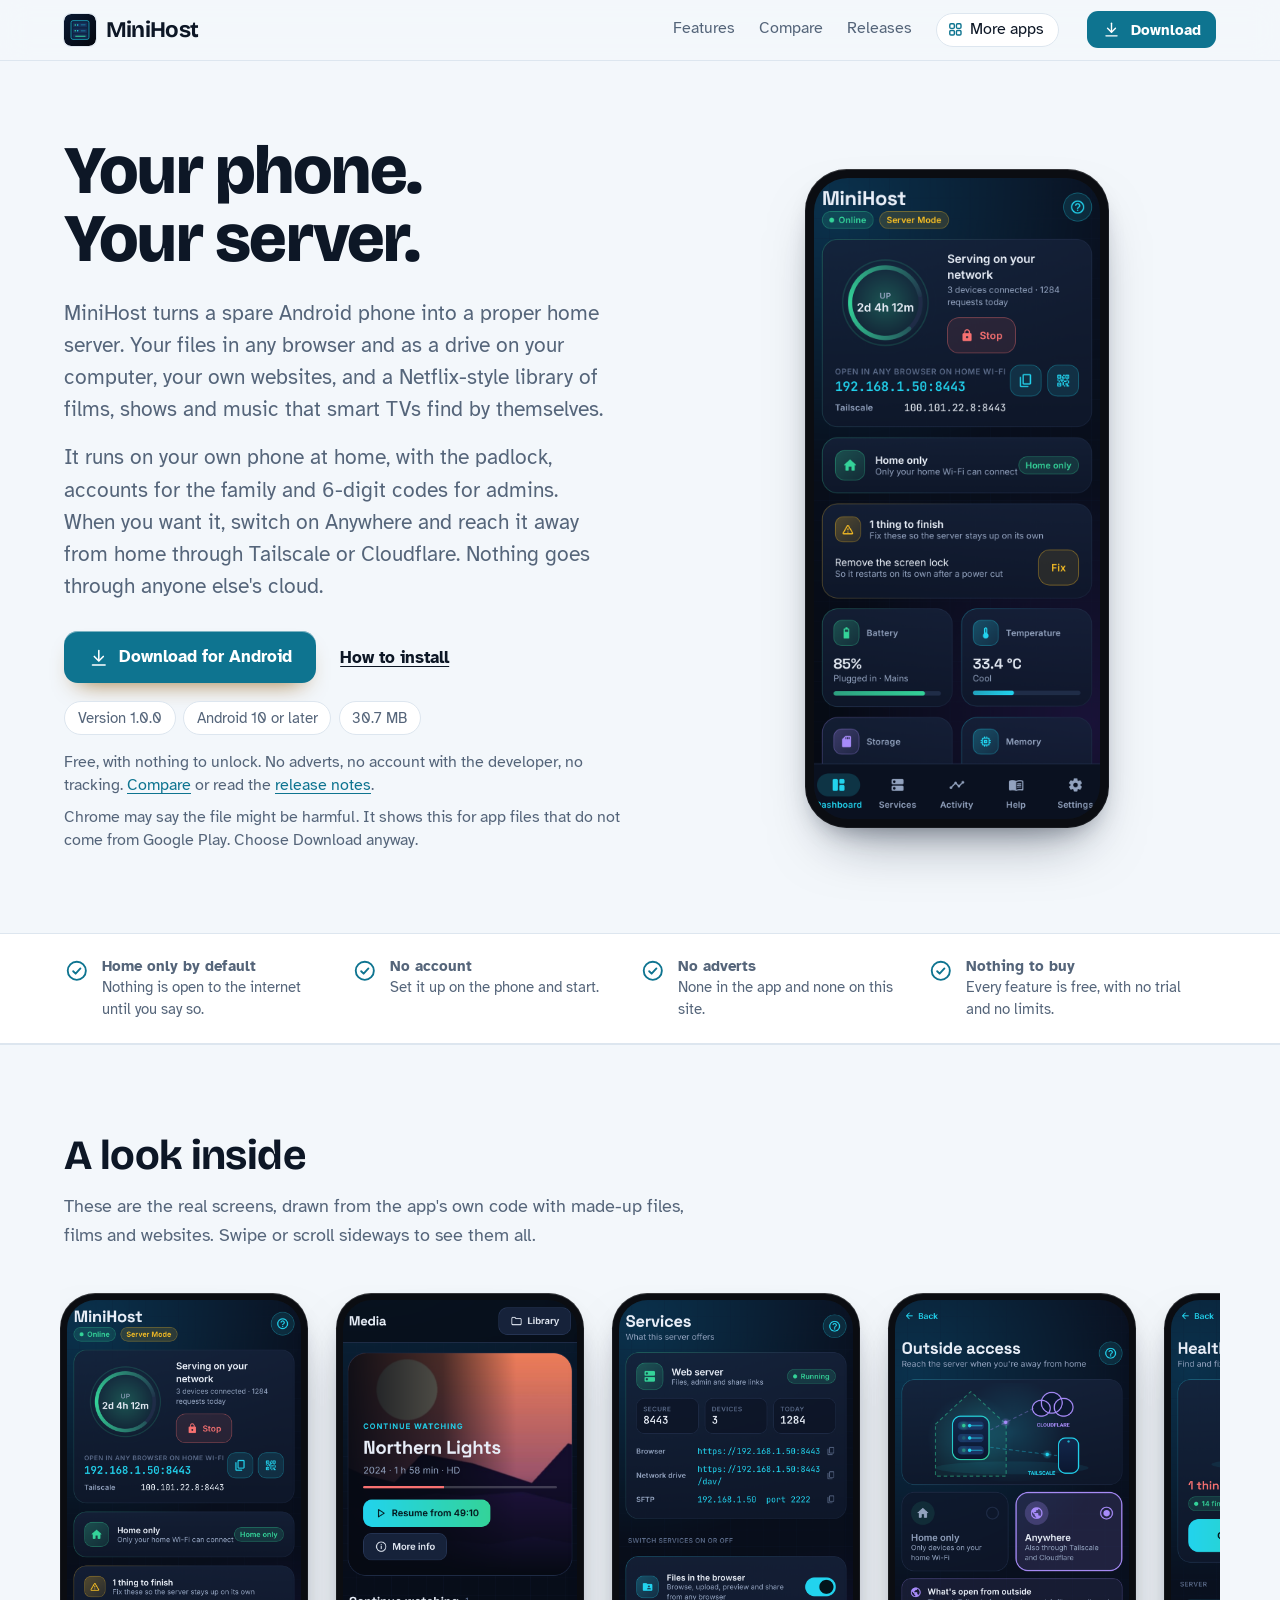
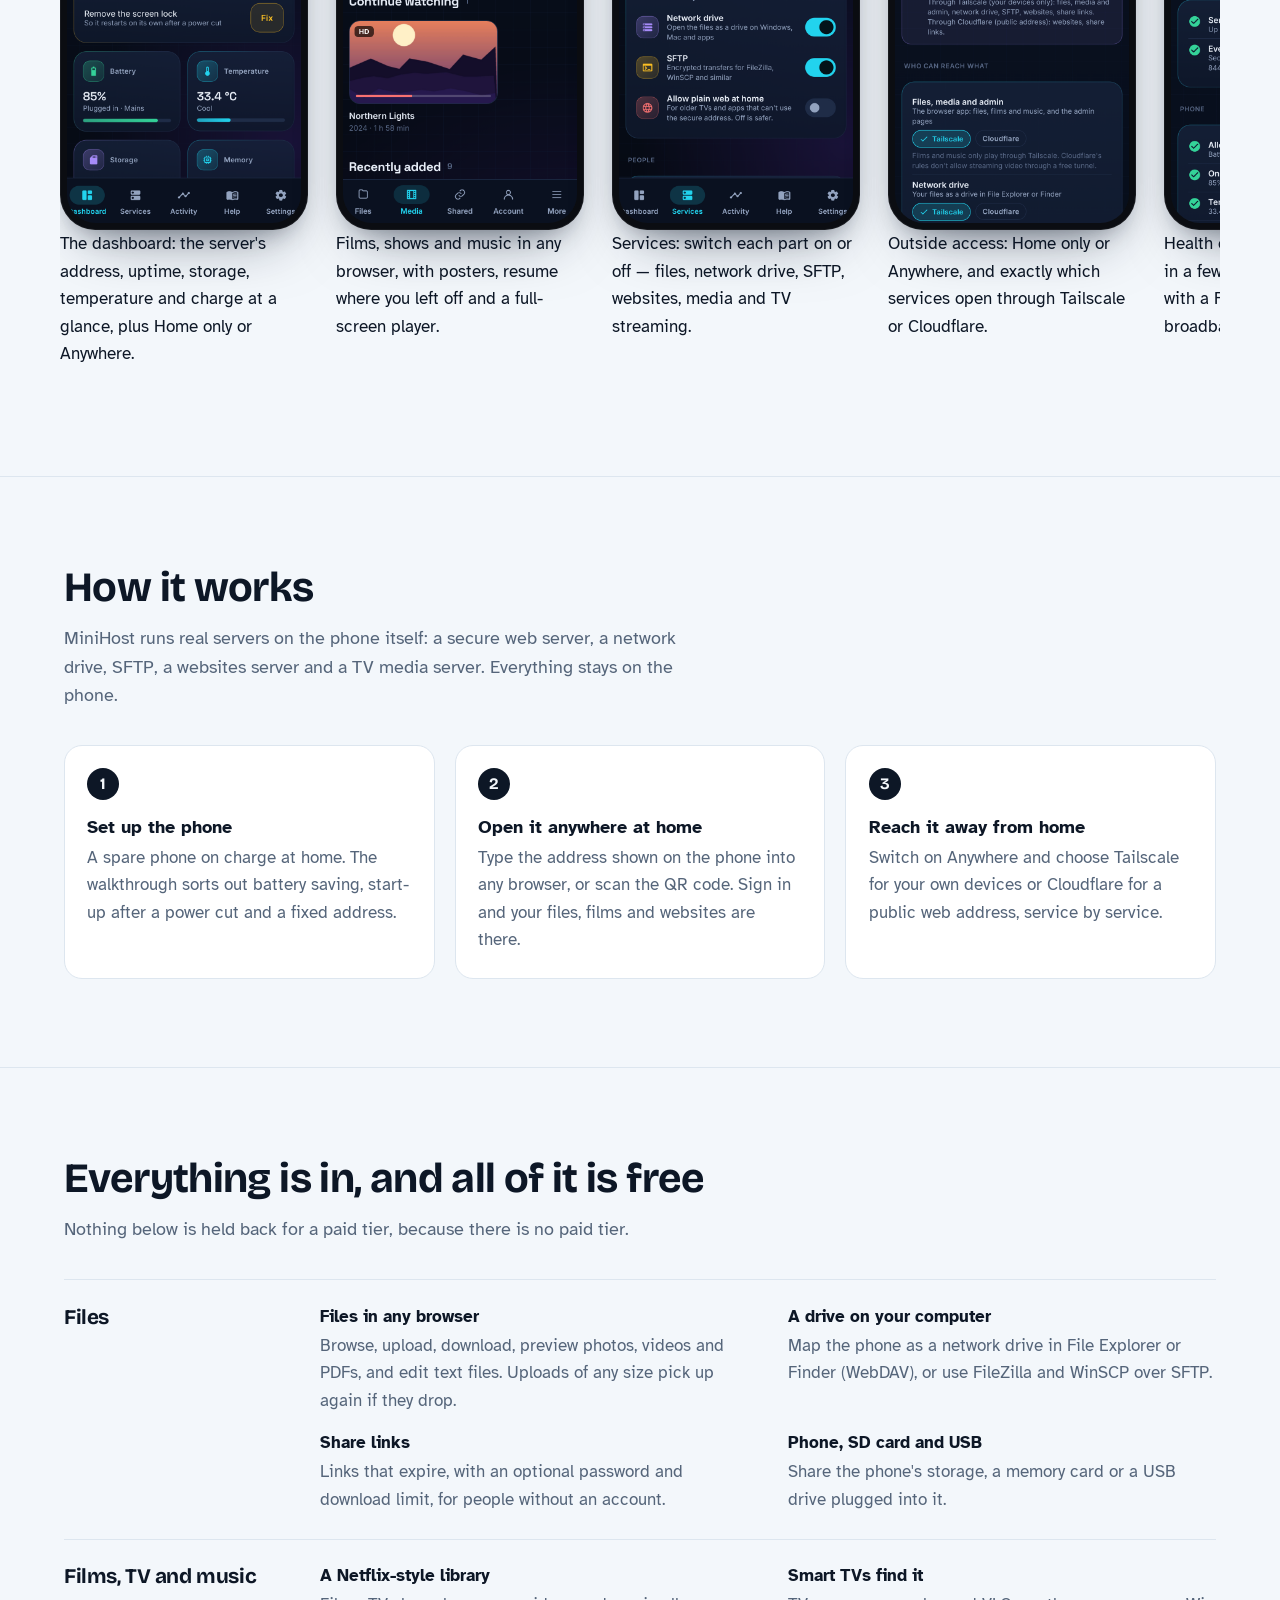
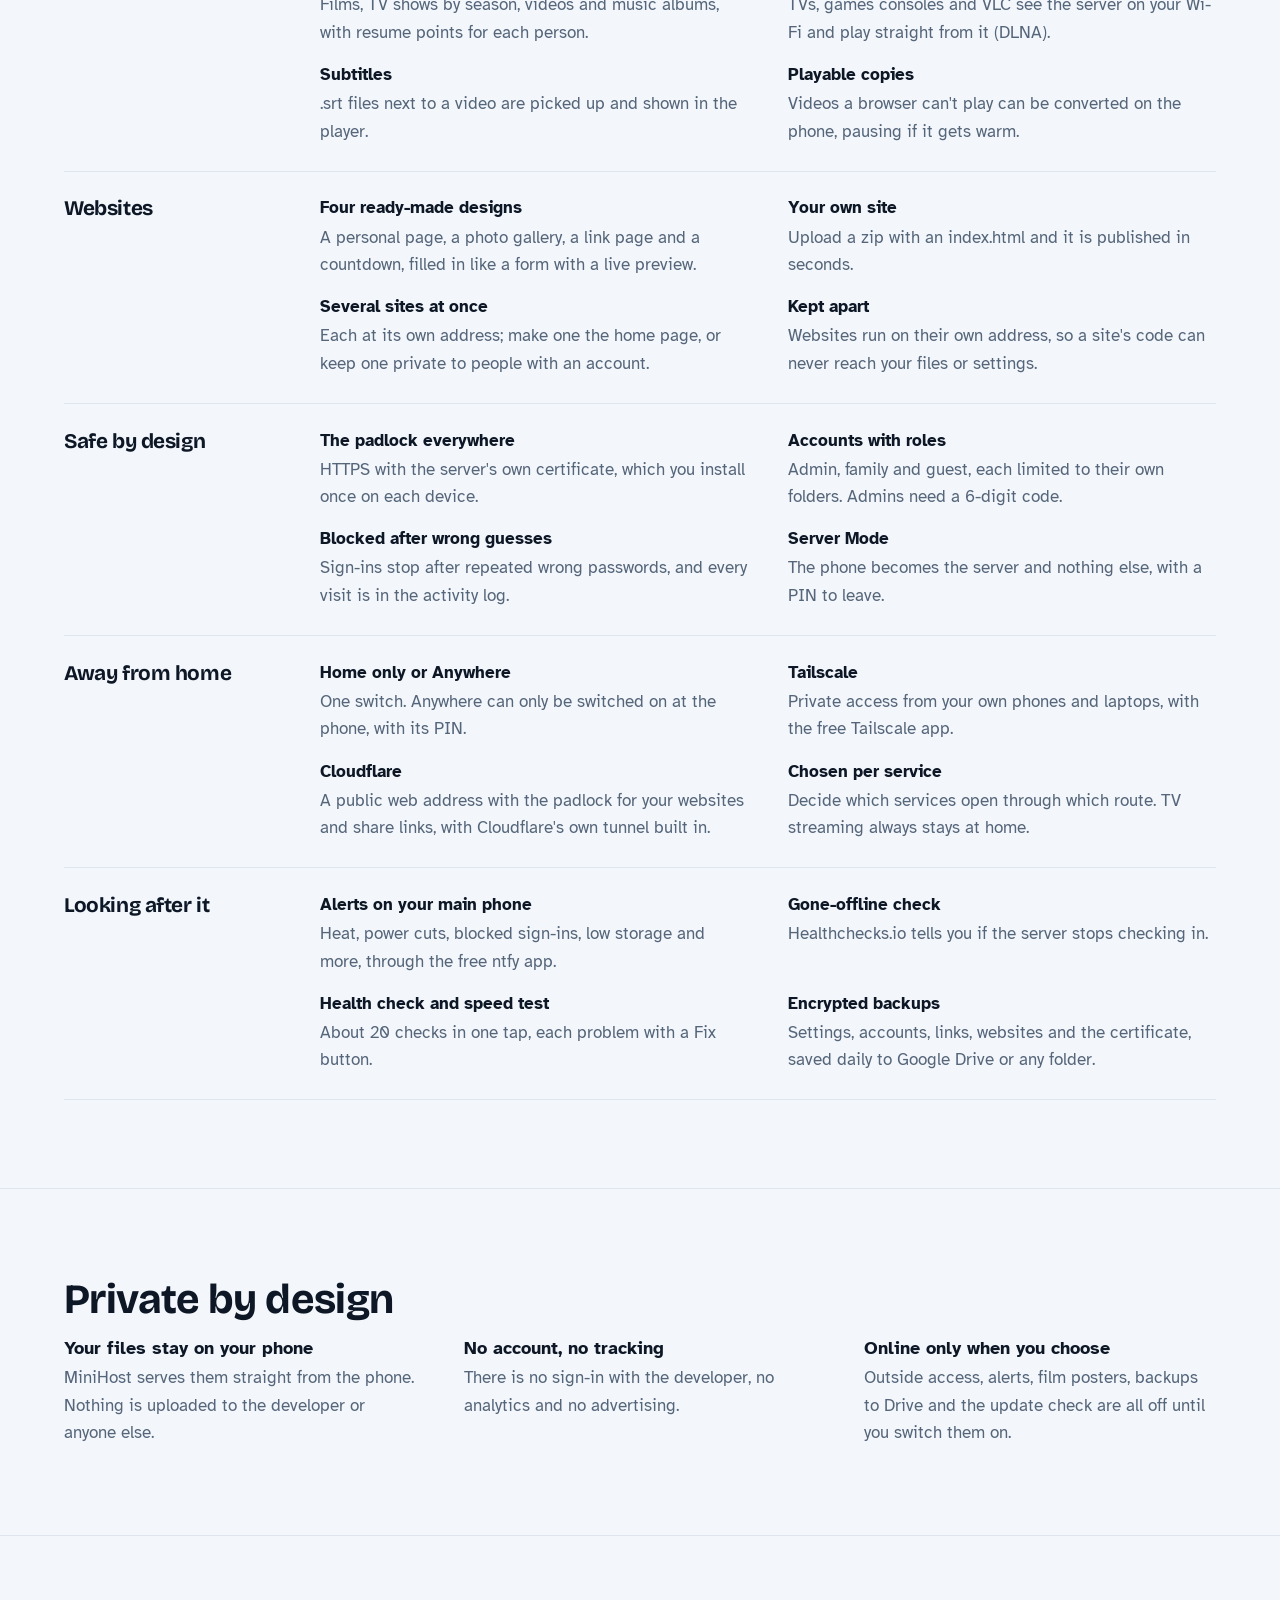
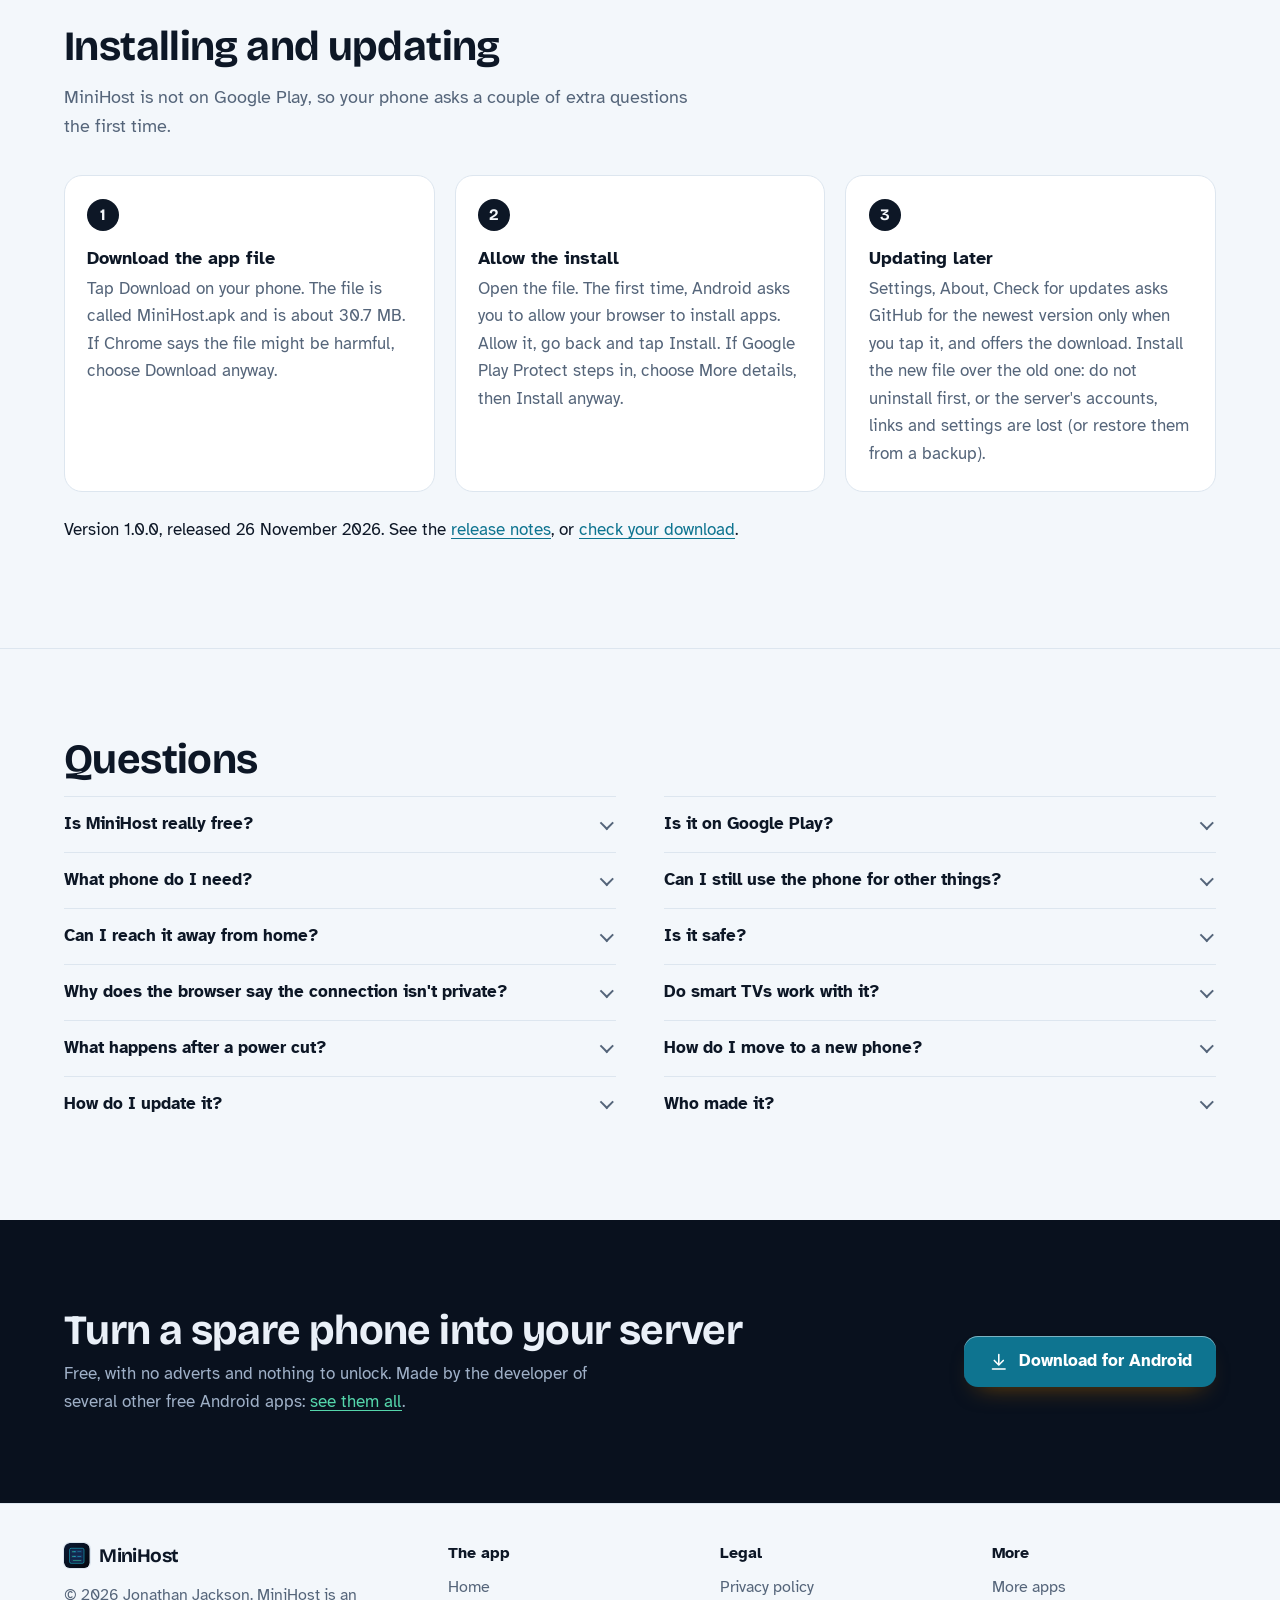
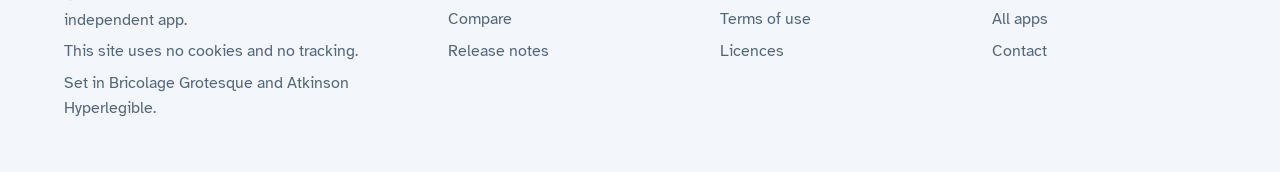
<file: index.html>
<!DOCTYPE html>
<html lang="en-GB">
<head>
<meta charset="utf-8">
<meta name="viewport" content="width=device-width, initial-scale=1">
<title>MiniHost: turn a spare Android phone into your own private server</title>
<meta name="description" content="MiniHost turns a spare Android phone into a private file server, website host and Netflix-style media server, with a network drive, SFTP, smart-TV streaming, share links, alerts and encrypted backups. Home only by default. No account, no adverts, nothing to buy.">
<meta name="author" content="Jonathan Jackson">
<link rel="canonical" href="https://customgpter.github.io/minihost/">
<meta name="theme-color" content="#f3f7fb" media="(prefers-color-scheme: light)">
<meta name="theme-color" content="#060a13" media="(prefers-color-scheme: dark)">
<meta property="og:type" content="website">
<meta property="og:site_name" content="MiniHost">
<meta property="og:title" content="MiniHost: turn a spare Android phone into your own private server">
<meta property="og:description" content="MiniHost turns a spare Android phone into a private file server, website host and Netflix-style media server, with a network drive, SFTP, smart-TV streaming, share links, alerts and encrypted backups. Home only by default. No account, no adverts, nothing to buy.">
<meta property="og:url" content="https://customgpter.github.io/minihost/">
<meta property="og:image" content="https://customgpter.github.io/minihost/assets/og.png">
<meta property="og:image:width" content="1200">
<meta property="og:image:height" content="630">
<meta property="og:image:alt" content="MiniHost&#x27;s dashboard: the server online, its address, uptime, storage and temperature">
<meta property="og:locale" content="en_GB">
<meta name="twitter:card" content="summary_large_image">
<link rel="icon" href="./assets/favicon.svg" type="image/svg+xml">
<link rel="apple-touch-icon" href="./assets/apple-touch-icon.png">
<link rel="preload" href="./assets/fonts/bricolage-grotesque-latin.woff2" as="font" type="font/woff2" crossorigin>
<link rel="preload" href="./assets/fonts/atkinson-hyperlegible-latin-400-normal.woff2" as="font" type="font/woff2" crossorigin>
<link rel="stylesheet" href="./assets/site.css?v=1">
<link rel="stylesheet" href="./assets/house.css?v=1">
<link rel="stylesheet" href="./assets/apps-list.css?v=1">
<script src="./assets/apps-list.js?v=1" defer></script>
<script type="application/ld+json">{"@context":"https://schema.org","@type":"SoftwareApplication","name":"MiniHost","url":"https://customgpter.github.io/minihost/","description":"MiniHost turns a spare Android phone into a private file server, website host and Netflix-style media server, with a network drive, SFTP, smart-TV streaming, share links, alerts and encrypted backups. Home only by default. No account, no adverts, nothing to buy.","applicationCategory":"UtilitiesApplication","operatingSystem":"Android 10 or later","softwareVersion":"1.0.0","downloadUrl":"https://github.com/CustomGPTer/minihost/releases/latest/download/MiniHost.apk","releaseNotes":"https://customgpter.github.io/minihost/releases.html","offers":{"@type":"Offer","price":"0","priceCurrency":"GBP"},"inLanguage":"en-GB","image":"https://customgpter.github.io/minihost/assets/og.png","featureList":["Files in any browser","A drive on your computer","Share links","Phone, SD card and USB","A Netflix-style library","Smart TVs find it","Subtitles","Playable copies","Four ready-made designs","Your own site","Several sites at once","Kept apart"],"author":{"@type":"Person","name":"Jonathan Jackson"}}</script>
<script type="application/ld+json">{"@context":"https://schema.org","@type":"FAQPage","mainEntity":[{"@type":"Question","name":"Is MiniHost really free?","acceptedAnswer":{"@type":"Answer","text":"Yes. There is no paid version, no trial, no subscription and no adverts. Every feature is in the free app."}},{"@type":"Question","name":"Is it on Google Play?","acceptedAnswer":{"@type":"Answer","text":"No. MiniHost is a personal project and is downloaded from this site as an Android app file. It needs Android 10 or later."}},{"@type":"Question","name":"What phone do I need?","acceptedAnswer":{"@type":"Answer","text":"Any spare Android 10 or later phone that can stay on charge at home. Turn on the battery protection setting (charge to 85%) if the phone has one, and keep it somewhere cool."}},{"@type":"Question","name":"Can I still use the phone for other things?","acceptedAnswer":{"@type":"Answer","text":"MiniHost is designed for a phone used only as a server. Server Mode makes it the home screen with a PIN to leave, so the server is never closed by accident."}},{"@type":"Question","name":"Can I reach it away from home?","acceptedAnswer":{"@type":"Answer","text":"Yes, when you switch on Anywhere. Tailscale (free) links your own devices privately; Cloudflare (free account, your own domain name) gives websites and share links a public address. Your router doesn't need changing for either."}},{"@type":"Question","name":"Is it safe?","acceptedAnswer":{"@type":"Answer","text":"It is Home only by default. Every connection uses HTTPS, every person has their own account and folders, admins need a 6-digit code, and sign-ins are blocked after repeated wrong passwords."}},{"@type":"Question","name":"Why does the browser say the connection isn't private?","acceptedAnswer":{"@type":"Answer","text":"Your server makes its own certificate. Install it once on each device (Help, Get the padlock in your browser) and the warning goes for good."}},{"@type":"Question","name":"Do smart TVs work with it?","acceptedAnswer":{"@type":"Answer","text":"Most do. TVs, games consoles and VLC find the server on your Wi-Fi through DLNA and play films and music straight from it."}},{"@type":"Question","name":"What happens after a power cut?","acceptedAnswer":{"@type":"Answer","text":"MiniHost starts again by itself when the phone turns back on. With no screen lock it is back within a minute or two. A watchdog restarts the server if Android ever stops it."}},{"@type":"Question","name":"How do I move to a new phone?","acceptedAnswer":{"@type":"Answer","text":"Back up in Settings, Backup, then restore the file on the new phone. Accounts, share links, websites and the padlock certificate all come back. Copy your files across as normal."}},{"@type":"Question","name":"How do I update it?","acceptedAnswer":{"@type":"Answer","text":"Settings, About, Check for updates. Download MiniHost.apk and install it over the old one. Do not uninstall first."}},{"@type":"Question","name":"Who made it?","acceptedAnswer":{"@type":"Answer","text":"MiniHost is made by Jonathan Jackson, an independent developer in the United Kingdom."}}]}</script>
</head>
<body>
<a class="skip" href="#main">Skip to content</a>
<header class="masthead">
<div class="wrap">
<a class="brand" href="./" aria-label="MiniHost home"><svg viewBox="0 0 108 108" aria-hidden="true"><defs><linearGradient id="mhbg" x1="0" y1="0" x2="1" y2="1"><stop offset="0" stop-color="#0b1a33"/><stop offset="1" stop-color="#04070e"/></linearGradient></defs><rect width="108" height="108" rx="24" fill="url(#mhbg)"/><g transform="translate(54 54) scale(1.32) translate(-54 -54)"><path d="M36,30h36a5,5 0 0 1 5,5v38a5,5 0 0 1 -5,5h-36a5,5 0 0 1 -5,-5v-38a5,5 0 0 1 5,-5z" fill="#0f2140" stroke="#22d3ee" stroke-width="1.6"/><path d="M38,35h32a2,2 0 0 1 2,2v8a2,2 0 0 1 -2,2h-32a2,2 0 0 1 -2,-2v-8a2,2 0 0 1 2,-2z" fill="#16305a"/><path d="M38,50h32a2,2 0 0 1 2,2v8a2,2 0 0 1 -2,2h-32a2,2 0 0 1 -2,-2v-8a2,2 0 0 1 2,-2z" fill="#16305a"/><path d="M38,65h32a2,2 0 0 1 2,2v4a2,2 0 0 1 -2,2h-32a2,2 0 0 1 -2,-2v-4a2,2 0 0 1 2,-2z" fill="#16305a"/><circle cx="42" cy="41" r="2" fill="#34d399"/><circle cx="48" cy="41" r="2" fill="#22d3ee"/><circle cx="42" cy="56" r="2" fill="#34d399"/><circle cx="48" cy="56" r="2" fill="#22d3ee"/><path d="M56,40h12v2h-12z M56,55h12v2h-12z" fill="#22d3ee" fill-opacity=".6"/><path d="M42,69h26v2h-26z" fill="#34d399"/></g></svg><span>MiniHost</span></a>
<nav aria-label="Main"><ul><li><a href="./#features">Features</a></li><li><a href="./compare.html">Compare</a></li><li><a href="./releases.html">Releases</a></li><li><a class="more-apps" href="./more-apps.html"><svg class="ico" viewBox="0 0 24 24" aria-hidden="true"><rect x="4" y="4" width="6.5" height="6.5" rx="1.6"/><rect x="13.5" y="4" width="6.5" height="6.5" rx="1.6"/><rect x="4" y="13.5" width="6.5" height="6.5" rx="1.6"/><rect x="13.5" y="13.5" width="6.5" height="6.5" rx="1.6"/></svg>More apps</a></li></ul></nav>
<a class="button small" href="https://github.com/CustomGPTer/minihost/releases/latest/download/MiniHost.apk"><svg class="ico" viewBox="0 0 24 24" aria-hidden="true"><path d="M12 4v11"/><path d="M7 10.5l5 5 5-5"/><path d="M5 20h14"/></svg>Download</a>
</div>
</header>
<main id="main">
<div class="hero">
<div class="wrap hero-grid">
<div class="hero-copy">
<h1>Your phone. Your server.</h1>
<p class="lede">MiniHost turns a spare Android phone into a proper home server. Your files in any browser and as a drive on your computer, your own websites, and a Netflix-style library of films, shows and music that smart TVs find by themselves.</p><p class="lede">It runs on your own phone at home, with the padlock, accounts for the family and 6-digit codes for admins. When you want it, switch on Anywhere and reach it away from home through Tailscale or Cloudflare. Nothing goes through anyone else's cloud.</p>

<p class="get" id="download"><a class="button" href="https://github.com/CustomGPTer/minihost/releases/latest/download/MiniHost.apk"><svg class="ico" viewBox="0 0 24 24" aria-hidden="true"><path d="M12 4v11"/><path d="M7 10.5l5 5 5-5"/><path d="M5 20h14"/></svg>Download for Android</a><a class="aside" href="#install">How to install</a></p>
<ul class="pills"><li>Version 1.0.0</li><li>Android 10 or later</li><li>30.7 MB</li></ul>
<p class="facts">Free, with nothing to unlock. No adverts, no account with the developer, no tracking. <a href="compare.html">Compare</a> or read the <a href="releases.html">release notes</a>.</p>
<p class="facts">Chrome may say the file might be harmful. It shows this for app files that do not come from Google Play. Choose Download anyway.</p>
</div>
<div class="hero-phone"><div class="phone"><img src="./assets/screens/dashboard.png" alt="The dashboard: the server&#x27;s address, uptime, storage, temperature and charge at a glance, plus Home only or Anywhere." width="393" height="852" fetchpriority="high"></div></div>
</div>
</div>

<section class="promises" aria-label="In short">
<div class="wrap"><ul><li><svg class="ico" viewBox="0 0 24 24" aria-hidden="true"><circle cx="12" cy="12" r="8.5"/><path d="M8.6 12.4l2.3 2.3 4.5-4.9"/></svg><span><b>Home only by default</b><span>Nothing is open to the internet until you say so.</span></span></li><li><svg class="ico" viewBox="0 0 24 24" aria-hidden="true"><circle cx="12" cy="12" r="8.5"/><path d="M8.6 12.4l2.3 2.3 4.5-4.9"/></svg><span><b>No account</b><span>Set it up on the phone and start.</span></span></li><li><svg class="ico" viewBox="0 0 24 24" aria-hidden="true"><circle cx="12" cy="12" r="8.5"/><path d="M8.6 12.4l2.3 2.3 4.5-4.9"/></svg><span><b>No adverts</b><span>None in the app and none on this site.</span></span></li><li><svg class="ico" viewBox="0 0 24 24" aria-hidden="true"><circle cx="12" cy="12" r="8.5"/><path d="M8.6 12.4l2.3 2.3 4.5-4.9"/></svg><span><b>Nothing to buy</b><span>Every feature is free, with no trial and no limits.</span></span></li></ul></div>
</section>

<section id="screens" aria-labelledby="screens-h">
<div class="wrap">
<h2 id="screens-h">A look inside</h2>
<p class="intro">These are the real screens, drawn from the app&#x27;s own code with made-up files, films and websites. Swipe or scroll sideways to see them all.</p>
<div class="gallery" tabindex="0" role="region" aria-label="Screens from MiniHost"><figure class="shot"><div class="phone"><img src="./assets/screens/dashboard.png" alt="The dashboard: the server&#x27;s address, uptime, storage, temperature and charge at a glance, plus Home only or Anywhere." width="393" height="852" loading="eager" decoding="async"></div><figcaption>The dashboard: the server&#x27;s address, uptime, storage, temperature and charge at a glance, plus Home only or Anywhere.</figcaption></figure><figure class="shot"><div class="phone"><img src="./assets/screens/media.png" alt="Films, shows and music in any browser, with posters, resume where you left off and a full-screen player." width="393" height="852" loading="eager" decoding="async"></div><figcaption>Films, shows and music in any browser, with posters, resume where you left off and a full-screen player.</figcaption></figure><figure class="shot"><div class="phone"><img src="./assets/screens/services.png" alt="Services: switch each part on or off — files, network drive, SFTP, websites, media and TV streaming." width="393" height="852" loading="eager" decoding="async"></div><figcaption>Services: switch each part on or off — files, network drive, SFTP, websites, media and TV streaming.</figcaption></figure><figure class="shot"><div class="phone"><img src="./assets/screens/outside.png" alt="Outside access: Home only or Anywhere, and exactly which services open through Tailscale or Cloudflare." width="393" height="852" loading="eager" decoding="async"></div><figcaption>Outside access: Home only or Anywhere, and exactly which services open through Tailscale or Cloudflare.</figcaption></figure><figure class="shot"><div class="phone"><img src="./assets/screens/health.png" alt="Health check: about 20 checks in a few seconds, each problem with a Fix button, plus a broadband speed test." width="393" height="852" loading="eager" decoding="async"></div><figcaption>Health check: about 20 checks in a few seconds, each problem with a Fix button, plus a broadband speed test.</figcaption></figure><figure class="shot"><div class="phone"><img src="./assets/screens/alerts.png" alt="Alerts on your main phone through the free ntfy app, and a gone-offline check with Healthchecks.io." width="393" height="852" loading="eager" decoding="async"></div><figcaption>Alerts on your main phone through the free ntfy app, and a gone-offline check with Healthchecks.io.</figcaption></figure><figure class="shot"><div class="phone"><img src="./assets/screens/website.png" alt="A website hosted on the phone, made from one of the four ready-made designs." width="393" height="852" loading="eager" decoding="async"></div><figcaption>A website hosted on the phone, made from one of the four ready-made designs.</figcaption></figure><figure class="shot"><div class="phone"><img src="./assets/screens/help.png" alt="Clear, illustrated guides for every step, from the padlock to Tailscale and Cloudflare." width="393" height="852" loading="eager" decoding="async"></div><figcaption>Clear, illustrated guides for every step, from the padlock to Tailscale and Cloudflare.</figcaption></figure><figure class="shot"><div class="phone"><img src="./assets/screens/wizard.png" alt="The set-up walkthrough: each step opens the right phone setting and ticks itself off when done." width="393" height="852" loading="eager" decoding="async"></div><figcaption>The set-up walkthrough: each step opens the right phone setting and ticks itself off when done.</figcaption></figure><figure class="shot"><div class="phone"><img src="./assets/screens/opening.png" alt="The opening screen." width="393" height="852" loading="eager" decoding="async"></div><figcaption>The opening screen.</figcaption></figure></div>
</div>
</section>

<section id="how" aria-labelledby="how-h">
<div class="wrap">
<h2 id="how-h">How it works</h2>
<p class="intro">MiniHost runs real servers on the phone itself: a secure web server, a network drive, SFTP, a websites server and a TV media server. Everything stays on the phone.</p>
<ol class="steps"><li><h3>Set up the phone</h3><p>A spare phone on charge at home. The walkthrough sorts out battery saving, start-up after a power cut and a fixed address.</p></li><li><h3>Open it anywhere at home</h3><p>Type the address shown on the phone into any browser, or scan the QR code. Sign in and your files, films and websites are there.</p></li><li><h3>Reach it away from home</h3><p>Switch on Anywhere and choose Tailscale for your own devices or Cloudflare for a public web address, service by service.</p></li></ol>
</div>
</section>

<section id="features" aria-labelledby="features-h">
<div class="wrap">
<h2 id="features-h">Everything is in, and all of it is free</h2>
<p class="intro">Nothing below is held back for a paid tier, because there is no paid tier.</p>
<div class="groups"><div class="group"><h3>Files</h3><dl><div><dt>Files in any browser</dt><dd>Browse, upload, download, preview photos, videos and PDFs, and edit text files. Uploads of any size pick up again if they drop.</dd></div><div><dt>A drive on your computer</dt><dd>Map the phone as a network drive in File Explorer or Finder (WebDAV), or use FileZilla and WinSCP over SFTP.</dd></div><div><dt>Share links</dt><dd>Links that expire, with an optional password and download limit, for people without an account.</dd></div><div><dt>Phone, SD card and USB</dt><dd>Share the phone's storage, a memory card or a USB drive plugged into it.</dd></div></dl></div><div class="group"><h3>Films, TV and music</h3><dl><div><dt>A Netflix-style library</dt><dd>Films, TV shows by season, videos and music albums, with resume points for each person.</dd></div><div><dt>Smart TVs find it</dt><dd>TVs, games consoles and VLC see the server on your Wi-Fi and play straight from it (DLNA).</dd></div><div><dt>Subtitles</dt><dd>.srt files next to a video are picked up and shown in the player.</dd></div><div><dt>Playable copies</dt><dd>Videos a browser can't play can be converted on the phone, pausing if it gets warm.</dd></div></dl></div><div class="group"><h3>Websites</h3><dl><div><dt>Four ready-made designs</dt><dd>A personal page, a photo gallery, a link page and a countdown, filled in like a form with a live preview.</dd></div><div><dt>Your own site</dt><dd>Upload a zip with an index.html and it is published in seconds.</dd></div><div><dt>Several sites at once</dt><dd>Each at its own address; make one the home page, or keep one private to people with an account.</dd></div><div><dt>Kept apart</dt><dd>Websites run on their own address, so a site's code can never reach your files or settings.</dd></div></dl></div><div class="group"><h3>Safe by design</h3><dl><div><dt>The padlock everywhere</dt><dd>HTTPS with the server's own certificate, which you install once on each device.</dd></div><div><dt>Accounts with roles</dt><dd>Admin, family and guest, each limited to their own folders. Admins need a 6-digit code.</dd></div><div><dt>Blocked after wrong guesses</dt><dd>Sign-ins stop after repeated wrong passwords, and every visit is in the activity log.</dd></div><div><dt>Server Mode</dt><dd>The phone becomes the server and nothing else, with a PIN to leave.</dd></div></dl></div><div class="group"><h3>Away from home</h3><dl><div><dt>Home only or Anywhere</dt><dd>One switch. Anywhere can only be switched on at the phone, with its PIN.</dd></div><div><dt>Tailscale</dt><dd>Private access from your own phones and laptops, with the free Tailscale app.</dd></div><div><dt>Cloudflare</dt><dd>A public web address with the padlock for your websites and share links, with Cloudflare's own tunnel built in.</dd></div><div><dt>Chosen per service</dt><dd>Decide which services open through which route. TV streaming always stays at home.</dd></div></dl></div><div class="group"><h3>Looking after it</h3><dl><div><dt>Alerts on your main phone</dt><dd>Heat, power cuts, blocked sign-ins, low storage and more, through the free ntfy app.</dd></div><div><dt>Gone-offline check</dt><dd>Healthchecks.io tells you if the server stops checking in.</dd></div><div><dt>Health check and speed test</dt><dd>About 20 checks in one tap, each problem with a Fix button.</dd></div><div><dt>Encrypted backups</dt><dd>Settings, accounts, links, websites and the certificate, saved daily to Google Drive or any folder.</dd></div></dl></div></div>
</div>
</section>

<section id="privacy" aria-labelledby="privacy-h">
<div class="wrap">
<h2 id="privacy-h">Private by design</h2>
<ul class="plain"><li><h3>Your files stay on your phone</h3><p>MiniHost serves them straight from the phone. Nothing is uploaded to the developer or anyone else.</p></li><li><h3>No account, no tracking</h3><p>There is no sign-in with the developer, no analytics and no advertising.</p></li><li><h3>Online only when you choose</h3><p>Outside access, alerts, film posters, backups to Drive and the update check are all off until you switch them on.</p></li></ul>
</div>
</section>

<section id="install" aria-labelledby="install-h">
<div class="wrap">
<h2 id="install-h">Installing and updating</h2>
<p class="intro">MiniHost is not on Google Play, so your phone asks a couple of extra questions the first time.</p>
<ol class="steps"><li><h3>Download the app file</h3><p>Tap Download on your phone. The file is called MiniHost.apk and is about 30.7 MB. If Chrome says the file might be harmful, choose Download anyway.</p></li><li><h3>Allow the install</h3><p>Open the file. The first time, Android asks you to allow your browser to install apps. Allow it, go back and tap Install. If Google Play Protect steps in, choose More details, then Install anyway.</p></li><li><h3>Updating later</h3><p>Settings, About, Check for updates asks GitHub for the newest version only when you tap it, and offers the download. Install the new file over the old one: do not uninstall first, or the server's accounts, links and settings are lost (or restore them from a backup).</p></li></ol>
<p class="after-table">Version 1.0.0, released 26 November 2026. See the <a href="releases.html">release notes</a>, or <a href="releases.html#checking">check your download</a>.</p>
</div>
</section>

<section id="questions" aria-labelledby="questions-h">
<div class="wrap">
<h2 id="questions-h">Questions</h2>
<div class="faq"><details><summary>Is MiniHost really free?</summary><p>Yes. There is no paid version, no trial, no subscription and no adverts. Every feature is in the free app.</p></details><details><summary>Is it on Google Play?</summary><p>No. MiniHost is a personal project and is downloaded from this site as an Android app file. It needs Android 10 or later.</p></details><details><summary>What phone do I need?</summary><p>Any spare Android 10 or later phone that can stay on charge at home. Turn on the battery protection setting (charge to 85%) if the phone has one, and keep it somewhere cool.</p></details><details><summary>Can I still use the phone for other things?</summary><p>MiniHost is designed for a phone used only as a server. Server Mode makes it the home screen with a PIN to leave, so the server is never closed by accident.</p></details><details><summary>Can I reach it away from home?</summary><p>Yes, when you switch on Anywhere. Tailscale (free) links your own devices privately; Cloudflare (free account, your own domain name) gives websites and share links a public address. Your router doesn't need changing for either.</p></details><details><summary>Is it safe?</summary><p>It is Home only by default. Every connection uses HTTPS, every person has their own account and folders, admins need a 6-digit code, and sign-ins are blocked after repeated wrong passwords.</p></details><details><summary>Why does the browser say the connection isn&#x27;t private?</summary><p>Your server makes its own certificate. Install it once on each device (Help, Get the padlock in your browser) and the warning goes for good.</p></details><details><summary>Do smart TVs work with it?</summary><p>Most do. TVs, games consoles and VLC find the server on your Wi-Fi through DLNA and play films and music straight from it.</p></details><details><summary>What happens after a power cut?</summary><p>MiniHost starts again by itself when the phone turns back on. With no screen lock it is back within a minute or two. A watchdog restarts the server if Android ever stops it.</p></details><details><summary>How do I move to a new phone?</summary><p>Back up in Settings, Backup, then restore the file on the new phone. Accounts, share links, websites and the padlock certificate all come back. Copy your files across as normal.</p></details><details><summary>How do I update it?</summary><p>Settings, About, Check for updates. Download MiniHost.apk and install it over the old one. Do not uninstall first.</p></details><details><summary>Who made it?</summary><p>MiniHost is made by Jonathan Jackson, an independent developer in the United Kingdom.</p></details></div>
</div>
</section>

<section class="closing" aria-labelledby="closing-h">
<div class="wrap">
<div><h2 id="closing-h">Turn a spare phone into your server</h2><p>Free, with no adverts and nothing to unlock. Made by the developer of several other free Android apps: <a href="more-apps.html">see them all</a>.</p></div>
<a class="button" href="https://github.com/CustomGPTer/minihost/releases/latest/download/MiniHost.apk"><svg class="ico" viewBox="0 0 24 24" aria-hidden="true"><path d="M12 4v11"/><path d="M7 10.5l5 5 5-5"/><path d="M5 20h14"/></svg>Download for Android</a>
</div>
</section>
</main>
<footer class="colophon">
<div class="wrap">
<div>
<a class="brand" href="./" aria-label="MiniHost home"><svg viewBox="0 0 108 108" aria-hidden="true"><defs><linearGradient id="mhbg" x1="0" y1="0" x2="1" y2="1"><stop offset="0" stop-color="#0b1a33"/><stop offset="1" stop-color="#04070e"/></linearGradient></defs><rect width="108" height="108" rx="24" fill="url(#mhbg)"/><g transform="translate(54 54) scale(1.32) translate(-54 -54)"><path d="M36,30h36a5,5 0 0 1 5,5v38a5,5 0 0 1 -5,5h-36a5,5 0 0 1 -5,-5v-38a5,5 0 0 1 5,-5z" fill="#0f2140" stroke="#22d3ee" stroke-width="1.6"/><path d="M38,35h32a2,2 0 0 1 2,2v8a2,2 0 0 1 -2,2h-32a2,2 0 0 1 -2,-2v-8a2,2 0 0 1 2,-2z" fill="#16305a"/><path d="M38,50h32a2,2 0 0 1 2,2v8a2,2 0 0 1 -2,2h-32a2,2 0 0 1 -2,-2v-8a2,2 0 0 1 2,-2z" fill="#16305a"/><path d="M38,65h32a2,2 0 0 1 2,2v4a2,2 0 0 1 -2,2h-32a2,2 0 0 1 -2,-2v-4a2,2 0 0 1 2,-2z" fill="#16305a"/><circle cx="42" cy="41" r="2" fill="#34d399"/><circle cx="48" cy="41" r="2" fill="#22d3ee"/><circle cx="42" cy="56" r="2" fill="#34d399"/><circle cx="48" cy="56" r="2" fill="#22d3ee"/><path d="M56,40h12v2h-12z M56,55h12v2h-12z" fill="#22d3ee" fill-opacity=".6"/><path d="M42,69h26v2h-26z" fill="#34d399"/></g></svg><span>MiniHost</span></a>
<p>&copy; 2026 Jonathan Jackson. MiniHost is an independent app.</p>
<p>This site uses no cookies and no tracking.</p>
<p>Set in Bricolage Grotesque and Atkinson Hyperlegible.</p>
</div>
<nav aria-label="The app"><h2>The app</h2><ul>
<li><a href="./">Home</a></li>
<li><a href="./compare.html">Compare</a></li>
<li><a href="./releases.html">Release notes</a></li>

</ul></nav>
<nav aria-label="Legal"><h2>Legal</h2><ul>
<li><a href="./privacy.html">Privacy policy</a></li>
<li><a href="./terms.html">Terms of use</a></li>
<li><a href="./licences.html">Licences</a></li>
</ul></nav>
<nav aria-label="More"><h2>More</h2><ul>
<li><a href="./more-apps.html">More apps</a></li>
<li><a href="https://customgpter.github.io/">All apps</a></li>
<li><a href="https://github.com/CustomGPTer/minihost/issues">Contact</a></li>
</ul></nav>
</div>
</footer>
</body>
</html>
</file>
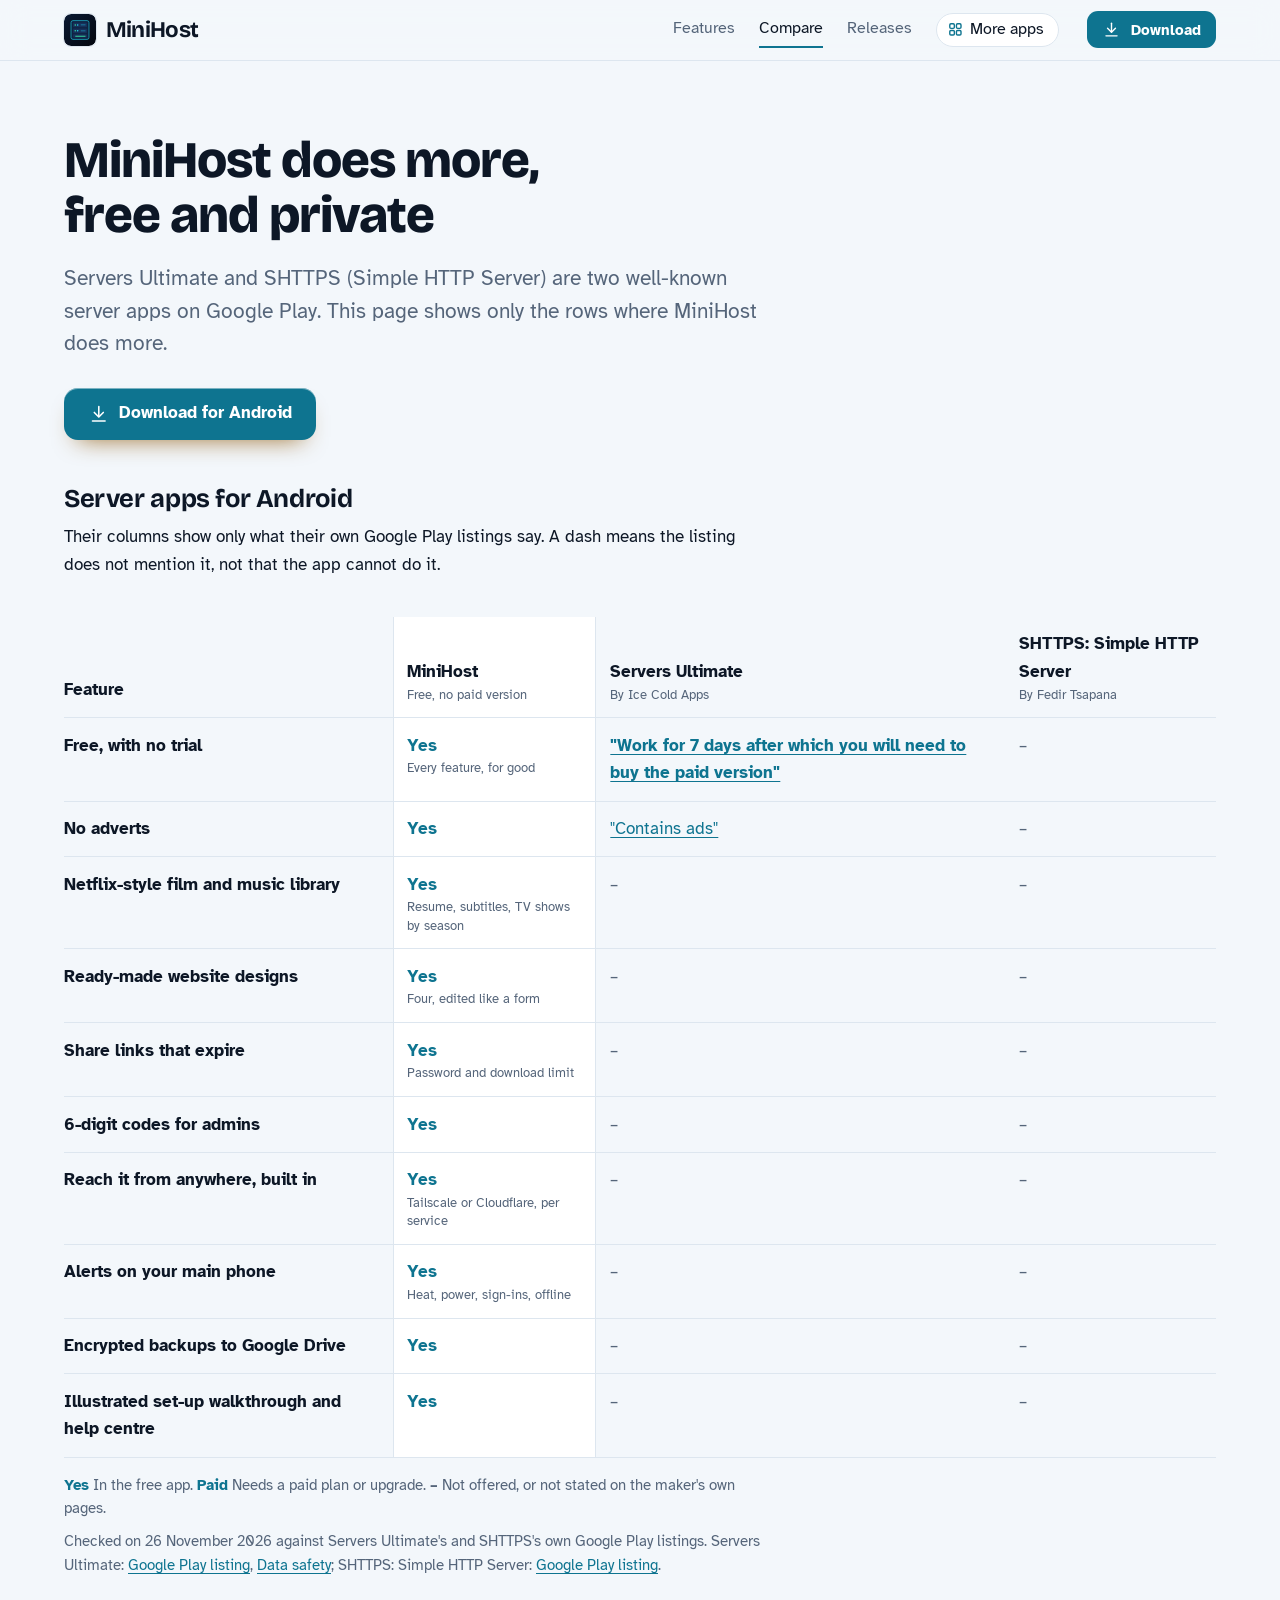
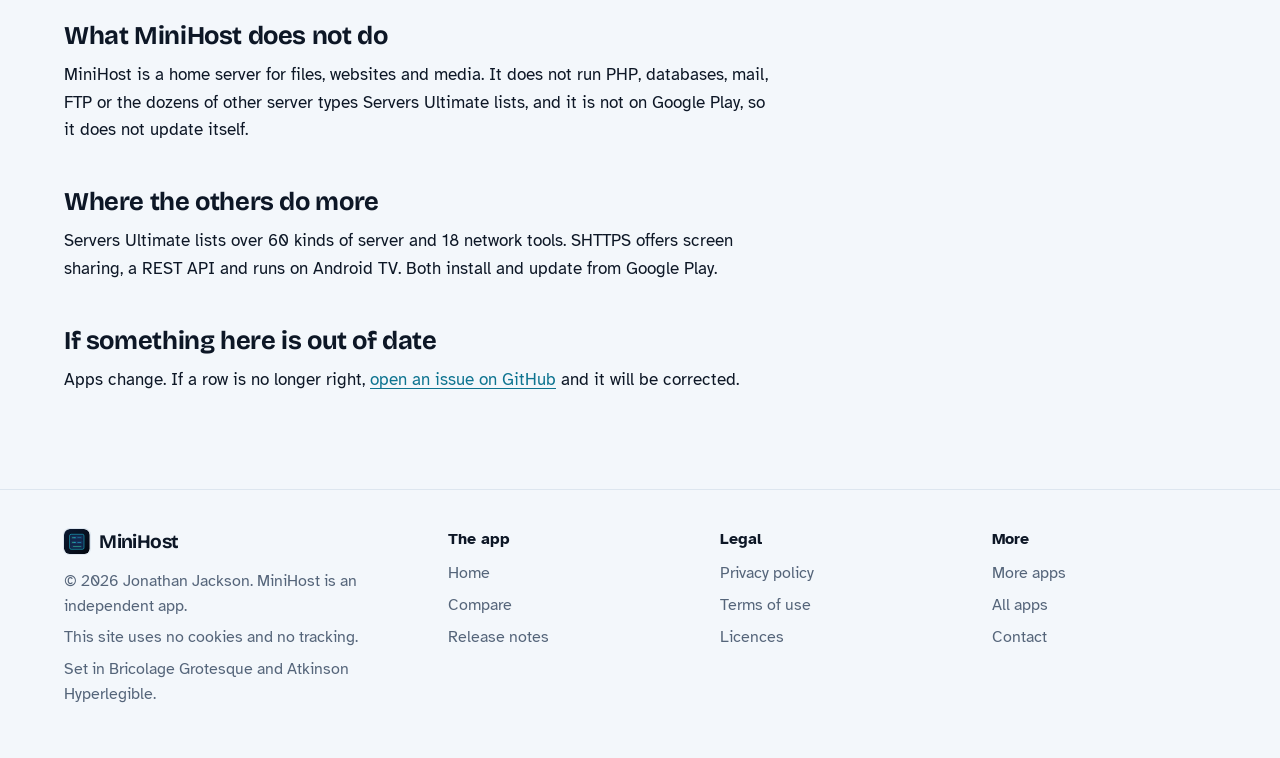
<file: compare.html>
<!DOCTYPE html>
<html lang="en-GB">
<head>
<meta charset="utf-8">
<meta name="viewport" content="width=device-width, initial-scale=1">
<title>MiniHost compared with Servers Ultimate and Simple HTTP Server</title>
<meta name="description" content="How MiniHost compares with Servers Ultimate and SHTTPS: Simple HTTP Server, row by row, with each claim linked to their own Google Play listings.">
<meta name="author" content="Jonathan Jackson">
<link rel="canonical" href="https://customgpter.github.io/minihost/compare.html">
<meta name="theme-color" content="#f3f7fb" media="(prefers-color-scheme: light)">
<meta name="theme-color" content="#060a13" media="(prefers-color-scheme: dark)">
<meta property="og:type" content="website">
<meta property="og:site_name" content="MiniHost">
<meta property="og:title" content="MiniHost compared with Servers Ultimate and Simple HTTP Server">
<meta property="og:description" content="How MiniHost compares with Servers Ultimate and SHTTPS: Simple HTTP Server, row by row, with each claim linked to their own Google Play listings.">
<meta property="og:url" content="https://customgpter.github.io/minihost/compare.html">
<meta property="og:image" content="https://customgpter.github.io/minihost/assets/og.png">
<meta property="og:image:width" content="1200">
<meta property="og:image:height" content="630">
<meta property="og:image:alt" content="MiniHost&#x27;s dashboard: the server online, its address, uptime, storage and temperature">
<meta property="og:locale" content="en_GB">
<meta name="twitter:card" content="summary_large_image">
<link rel="icon" href="./assets/favicon.svg" type="image/svg+xml">
<link rel="apple-touch-icon" href="./assets/apple-touch-icon.png">
<link rel="preload" href="./assets/fonts/bricolage-grotesque-latin.woff2" as="font" type="font/woff2" crossorigin>
<link rel="preload" href="./assets/fonts/atkinson-hyperlegible-latin-400-normal.woff2" as="font" type="font/woff2" crossorigin>
<link rel="stylesheet" href="./assets/site.css?v=1">
<link rel="stylesheet" href="./assets/house.css?v=1">
<link rel="stylesheet" href="./assets/apps-list.css?v=1">
<script src="./assets/apps-list.js?v=1" defer></script>
</head>
<body>
<a class="skip" href="#main">Skip to content</a>
<header class="masthead">
<div class="wrap">
<a class="brand" href="./" aria-label="MiniHost home"><svg viewBox="0 0 108 108" aria-hidden="true"><defs><linearGradient id="mhbg" x1="0" y1="0" x2="1" y2="1"><stop offset="0" stop-color="#0b1a33"/><stop offset="1" stop-color="#04070e"/></linearGradient></defs><rect width="108" height="108" rx="24" fill="url(#mhbg)"/><g transform="translate(54 54) scale(1.32) translate(-54 -54)"><path d="M36,30h36a5,5 0 0 1 5,5v38a5,5 0 0 1 -5,5h-36a5,5 0 0 1 -5,-5v-38a5,5 0 0 1 5,-5z" fill="#0f2140" stroke="#22d3ee" stroke-width="1.6"/><path d="M38,35h32a2,2 0 0 1 2,2v8a2,2 0 0 1 -2,2h-32a2,2 0 0 1 -2,-2v-8a2,2 0 0 1 2,-2z" fill="#16305a"/><path d="M38,50h32a2,2 0 0 1 2,2v8a2,2 0 0 1 -2,2h-32a2,2 0 0 1 -2,-2v-8a2,2 0 0 1 2,-2z" fill="#16305a"/><path d="M38,65h32a2,2 0 0 1 2,2v4a2,2 0 0 1 -2,2h-32a2,2 0 0 1 -2,-2v-4a2,2 0 0 1 2,-2z" fill="#16305a"/><circle cx="42" cy="41" r="2" fill="#34d399"/><circle cx="48" cy="41" r="2" fill="#22d3ee"/><circle cx="42" cy="56" r="2" fill="#34d399"/><circle cx="48" cy="56" r="2" fill="#22d3ee"/><path d="M56,40h12v2h-12z M56,55h12v2h-12z" fill="#22d3ee" fill-opacity=".6"/><path d="M42,69h26v2h-26z" fill="#34d399"/></g></svg><span>MiniHost</span></a>
<nav aria-label="Main"><ul><li><a href="./#features">Features</a></li><li><a href="./compare.html" aria-current="page">Compare</a></li><li><a href="./releases.html">Releases</a></li><li><a class="more-apps" href="./more-apps.html"><svg class="ico" viewBox="0 0 24 24" aria-hidden="true"><rect x="4" y="4" width="6.5" height="6.5" rx="1.6"/><rect x="13.5" y="4" width="6.5" height="6.5" rx="1.6"/><rect x="4" y="13.5" width="6.5" height="6.5" rx="1.6"/><rect x="13.5" y="13.5" width="6.5" height="6.5" rx="1.6"/></svg>More apps</a></li></ul></nav>
<a class="button small" href="https://github.com/CustomGPTer/minihost/releases/latest/download/MiniHost.apk"><svg class="ico" viewBox="0 0 24 24" aria-hidden="true"><path d="M12 4v11"/><path d="M7 10.5l5 5 5-5"/><path d="M5 20h14"/></svg>Download</a>
</div>
</header>
<main id="main" class="doc">
<div class="wrap">
<div class="measure">
<h1>MiniHost does more, free and private</h1>
<p class="lede">Servers Ultimate and SHTTPS (Simple HTTP Server) are two well-known server apps on Google Play. This page shows only the rows where MiniHost does more.</p>
<p class="get"><a class="button" href="https://github.com/CustomGPTer/minihost/releases/latest/download/MiniHost.apk"><svg class="ico" viewBox="0 0 24 24" aria-hidden="true"><path d="M12 4v11"/><path d="M7 10.5l5 5 5-5"/><path d="M5 20h14"/></svg>Download for Android</a></p>
<h2 id="table">Server apps for Android</h2>
<p>Their columns show only what their own Google Play listings say. A dash means the listing does not mention it, not that the app cannot do it.</p>
</div>
<div class="scroll">
<table class="cmp">
<thead><tr><th scope="col">Feature</th><th scope="col" class="ours">MiniHost<small>Free, no paid version</small></th><th scope="col">Servers Ultimate<small>By Ice Cold Apps</small></th><th scope="col">SHTTPS: Simple HTTP Server<small>By Fedir Tsapana</small></th></tr></thead>
<tbody>
<tr><th scope="row">Free, with no trial</th><td class="yes ours"><span class="app">MiniHost</span><span class="v">Yes<small>Every feature, for good</small></span></td><td class="pay"><span class="app">Servers Ultimate</span><span class="v"><a href="https://play.google.com/store/apps/details?id=com.icecoldapps.serversultimate&hl=en_GB">"Work for 7 days after which you will need to buy the paid version"</a></span></td><td class="na"><span class="app">SHTTPS: Simple HTTP Server</span><span class="v">&ndash;</span></td></tr>
<tr><th scope="row">No adverts</th><td class="yes ours"><span class="app">MiniHost</span><span class="v">Yes</span></td><td class="na"><span class="app">Servers Ultimate</span><span class="v"><a href="https://play.google.com/store/apps/details?id=com.icecoldapps.serversultimate&hl=en_GB">"Contains ads"</a></span></td><td class="na"><span class="app">SHTTPS: Simple HTTP Server</span><span class="v">&ndash;</span></td></tr>
<tr><th scope="row">Netflix-style film and music library</th><td class="yes ours"><span class="app">MiniHost</span><span class="v">Yes<small>Resume, subtitles, TV shows by season</small></span></td><td class="na"><span class="app">Servers Ultimate</span><span class="v">&ndash;</span></td><td class="na"><span class="app">SHTTPS: Simple HTTP Server</span><span class="v">&ndash;</span></td></tr>
<tr><th scope="row">Ready-made website designs</th><td class="yes ours"><span class="app">MiniHost</span><span class="v">Yes<small>Four, edited like a form</small></span></td><td class="na"><span class="app">Servers Ultimate</span><span class="v">&ndash;</span></td><td class="na"><span class="app">SHTTPS: Simple HTTP Server</span><span class="v">&ndash;</span></td></tr>
<tr><th scope="row">Share links that expire</th><td class="yes ours"><span class="app">MiniHost</span><span class="v">Yes<small>Password and download limit</small></span></td><td class="na"><span class="app">Servers Ultimate</span><span class="v">&ndash;</span></td><td class="na"><span class="app">SHTTPS: Simple HTTP Server</span><span class="v">&ndash;</span></td></tr>
<tr><th scope="row">6-digit codes for admins</th><td class="yes ours"><span class="app">MiniHost</span><span class="v">Yes</span></td><td class="na"><span class="app">Servers Ultimate</span><span class="v">&ndash;</span></td><td class="na"><span class="app">SHTTPS: Simple HTTP Server</span><span class="v">&ndash;</span></td></tr>
<tr><th scope="row">Reach it from anywhere, built in</th><td class="yes ours"><span class="app">MiniHost</span><span class="v">Yes<small>Tailscale or Cloudflare, per service</small></span></td><td class="na"><span class="app">Servers Ultimate</span><span class="v">&ndash;</span></td><td class="na"><span class="app">SHTTPS: Simple HTTP Server</span><span class="v">&ndash;</span></td></tr>
<tr><th scope="row">Alerts on your main phone</th><td class="yes ours"><span class="app">MiniHost</span><span class="v">Yes<small>Heat, power, sign-ins, offline</small></span></td><td class="na"><span class="app">Servers Ultimate</span><span class="v">&ndash;</span></td><td class="na"><span class="app">SHTTPS: Simple HTTP Server</span><span class="v">&ndash;</span></td></tr>
<tr><th scope="row">Encrypted backups to Google Drive</th><td class="yes ours"><span class="app">MiniHost</span><span class="v">Yes</span></td><td class="na"><span class="app">Servers Ultimate</span><span class="v">&ndash;</span></td><td class="na"><span class="app">SHTTPS: Simple HTTP Server</span><span class="v">&ndash;</span></td></tr>
<tr><th scope="row">Illustrated set-up walkthrough and help centre</th><td class="yes ours"><span class="app">MiniHost</span><span class="v">Yes</span></td><td class="na"><span class="app">Servers Ultimate</span><span class="v">&ndash;</span></td><td class="na"><span class="app">SHTTPS: Simple HTTP Server</span><span class="v">&ndash;</span></td></tr>
</tbody>
</table>
</div>
<div class="measure">
<p class="key"><strong class="yes">Yes</strong> In the free app. <strong class="pay">Paid</strong> Needs a paid plan or upgrade. <strong>&ndash;</strong> Not offered, or not stated on the maker's own pages.</p>
<p class="key">Checked on 26 November 2026 against Servers Ultimate's and SHTTPS's own Google Play listings. Servers Ultimate: <a href="https://play.google.com/store/apps/details?id=com.icecoldapps.serversultimate&hl=en_GB">Google Play listing</a>, <a href="https://play.google.com/store/apps/datasafety?id=com.icecoldapps.serversultimate&hl=en_GB">Data safety</a>; SHTTPS: Simple HTTP Server: <a href="https://play.google.com/store/apps/details?id=com.phlox.simpleserver&hl=en_GB">Google Play listing</a>.</p>
<h2>What MiniHost does not do</h2><p>MiniHost is a home server for files, websites and media. It does not run PHP, databases, mail, FTP or the dozens of other server types Servers Ultimate lists, and it is not on Google Play, so it does not update itself.</p><h2>Where the others do more</h2><p>Servers Ultimate lists over 60 kinds of server and 18 network tools. SHTTPS offers screen sharing, a REST API and runs on Android TV. Both install and update from Google Play.</p>
<h2 id="wrong">If something here is out of date</h2>
<p>Apps change. If a row is no longer right, <a href="https://github.com/CustomGPTer/minihost/issues">open an issue on GitHub</a> and it will be corrected.</p>
</div>
</div>
</main>
<footer class="colophon">
<div class="wrap">
<div>
<a class="brand" href="./" aria-label="MiniHost home"><svg viewBox="0 0 108 108" aria-hidden="true"><defs><linearGradient id="mhbg" x1="0" y1="0" x2="1" y2="1"><stop offset="0" stop-color="#0b1a33"/><stop offset="1" stop-color="#04070e"/></linearGradient></defs><rect width="108" height="108" rx="24" fill="url(#mhbg)"/><g transform="translate(54 54) scale(1.32) translate(-54 -54)"><path d="M36,30h36a5,5 0 0 1 5,5v38a5,5 0 0 1 -5,5h-36a5,5 0 0 1 -5,-5v-38a5,5 0 0 1 5,-5z" fill="#0f2140" stroke="#22d3ee" stroke-width="1.6"/><path d="M38,35h32a2,2 0 0 1 2,2v8a2,2 0 0 1 -2,2h-32a2,2 0 0 1 -2,-2v-8a2,2 0 0 1 2,-2z" fill="#16305a"/><path d="M38,50h32a2,2 0 0 1 2,2v8a2,2 0 0 1 -2,2h-32a2,2 0 0 1 -2,-2v-8a2,2 0 0 1 2,-2z" fill="#16305a"/><path d="M38,65h32a2,2 0 0 1 2,2v4a2,2 0 0 1 -2,2h-32a2,2 0 0 1 -2,-2v-4a2,2 0 0 1 2,-2z" fill="#16305a"/><circle cx="42" cy="41" r="2" fill="#34d399"/><circle cx="48" cy="41" r="2" fill="#22d3ee"/><circle cx="42" cy="56" r="2" fill="#34d399"/><circle cx="48" cy="56" r="2" fill="#22d3ee"/><path d="M56,40h12v2h-12z M56,55h12v2h-12z" fill="#22d3ee" fill-opacity=".6"/><path d="M42,69h26v2h-26z" fill="#34d399"/></g></svg><span>MiniHost</span></a>
<p>&copy; 2026 Jonathan Jackson. MiniHost is an independent app.</p>
<p>This site uses no cookies and no tracking.</p>
<p>Set in Bricolage Grotesque and Atkinson Hyperlegible.</p>
</div>
<nav aria-label="The app"><h2>The app</h2><ul>
<li><a href="./">Home</a></li>
<li><a href="./compare.html">Compare</a></li>
<li><a href="./releases.html">Release notes</a></li>

</ul></nav>
<nav aria-label="Legal"><h2>Legal</h2><ul>
<li><a href="./privacy.html">Privacy policy</a></li>
<li><a href="./terms.html">Terms of use</a></li>
<li><a href="./licences.html">Licences</a></li>
</ul></nav>
<nav aria-label="More"><h2>More</h2><ul>
<li><a href="./more-apps.html">More apps</a></li>
<li><a href="https://customgpter.github.io/">All apps</a></li>
<li><a href="https://github.com/CustomGPTer/minihost/issues">Contact</a></li>
</ul></nav>
</div>
</footer>
</body>
</html>
</file>
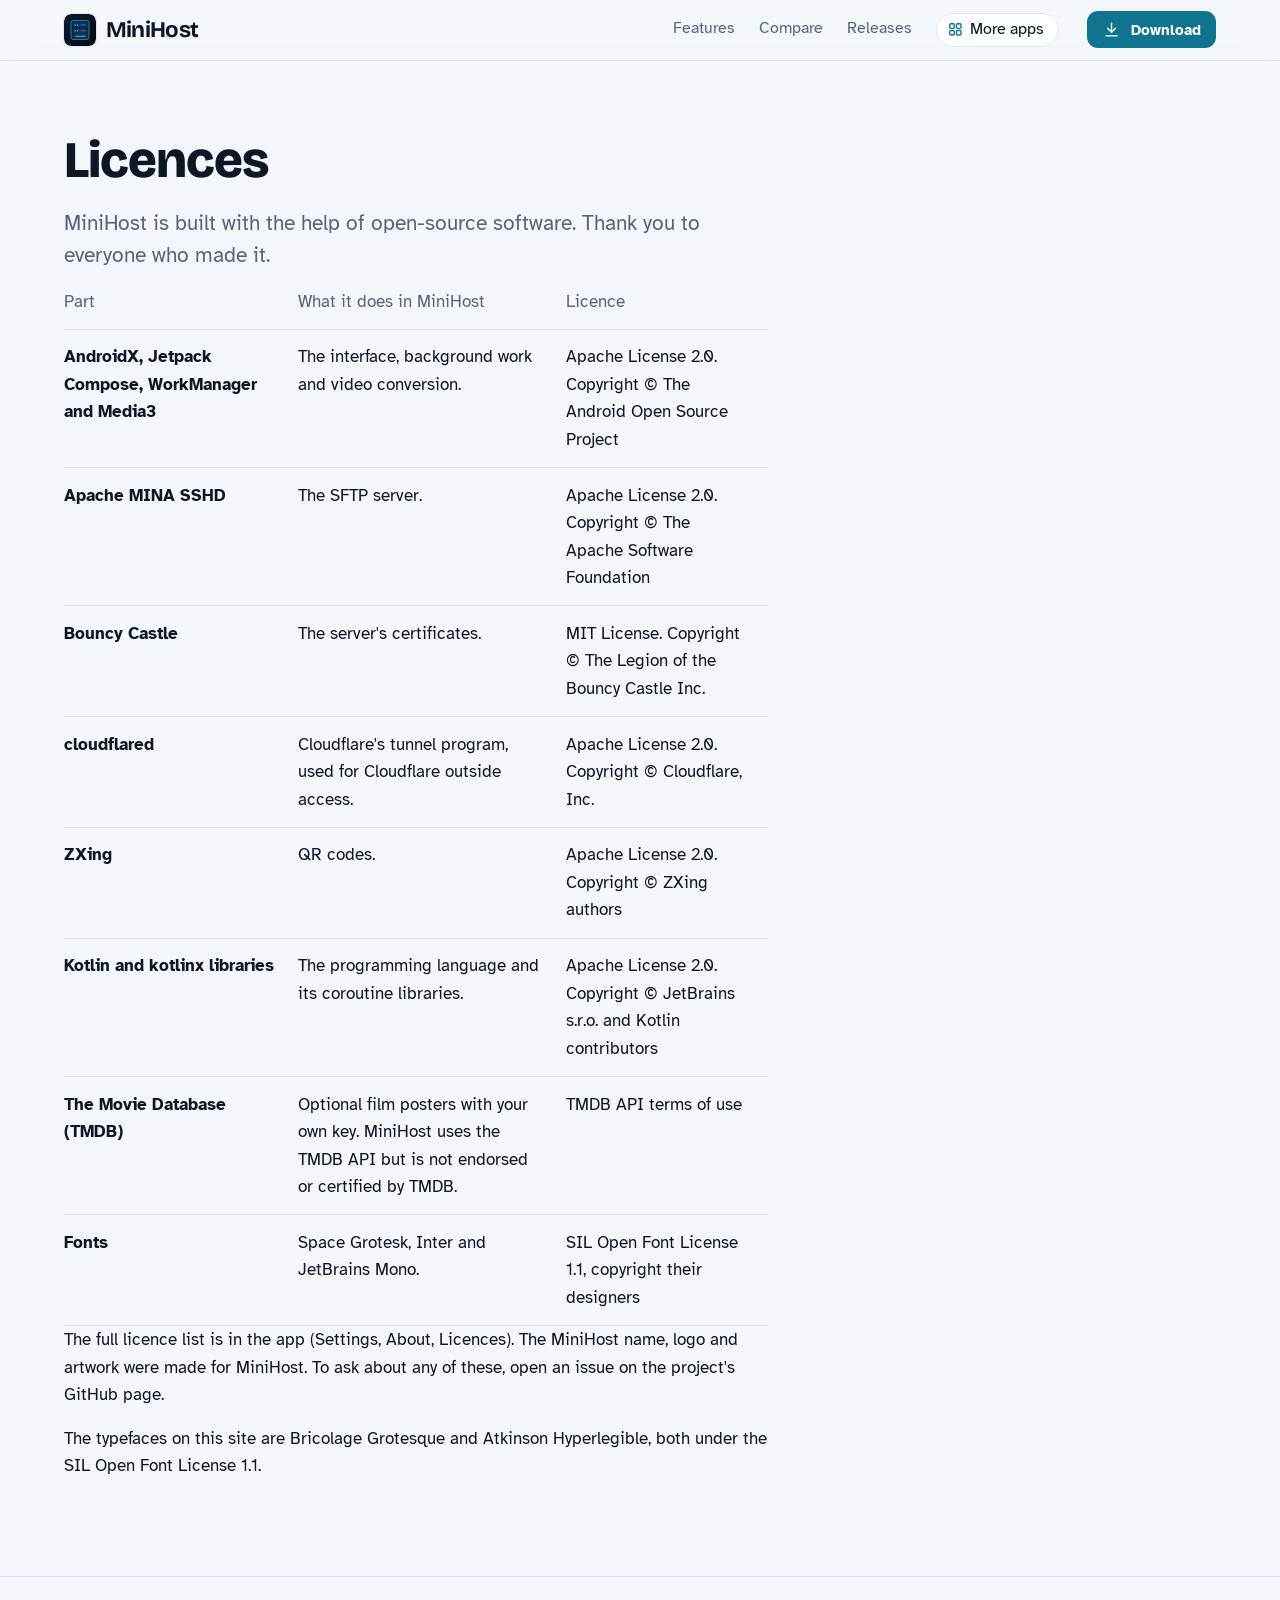
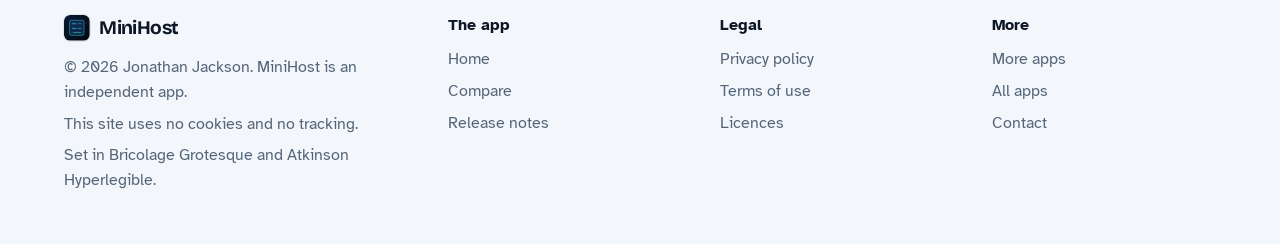
<file: licences.html>
<!DOCTYPE html>
<html lang="en-GB">
<head>
<meta charset="utf-8">
<meta name="viewport" content="width=device-width, initial-scale=1">
<title>MiniHost licences</title>
<meta name="description" content="The open-source parts inside MiniHost and their licences.">
<meta name="author" content="Jonathan Jackson">
<link rel="canonical" href="https://customgpter.github.io/minihost/licences.html">
<meta name="theme-color" content="#f3f7fb" media="(prefers-color-scheme: light)">
<meta name="theme-color" content="#060a13" media="(prefers-color-scheme: dark)">
<meta property="og:type" content="website">
<meta property="og:site_name" content="MiniHost">
<meta property="og:title" content="MiniHost licences">
<meta property="og:description" content="The open-source parts inside MiniHost and their licences.">
<meta property="og:url" content="https://customgpter.github.io/minihost/licences.html">
<meta property="og:image" content="https://customgpter.github.io/minihost/assets/og.png">
<meta property="og:image:width" content="1200">
<meta property="og:image:height" content="630">
<meta property="og:image:alt" content="MiniHost&#x27;s dashboard: the server online, its address, uptime, storage and temperature">
<meta property="og:locale" content="en_GB">
<meta name="twitter:card" content="summary_large_image">
<link rel="icon" href="./assets/favicon.svg" type="image/svg+xml">
<link rel="apple-touch-icon" href="./assets/apple-touch-icon.png">
<link rel="preload" href="./assets/fonts/bricolage-grotesque-latin.woff2" as="font" type="font/woff2" crossorigin>
<link rel="preload" href="./assets/fonts/atkinson-hyperlegible-latin-400-normal.woff2" as="font" type="font/woff2" crossorigin>
<link rel="stylesheet" href="./assets/site.css?v=1">
<link rel="stylesheet" href="./assets/house.css?v=1">
<link rel="stylesheet" href="./assets/apps-list.css?v=1">
<script src="./assets/apps-list.js?v=1" defer></script>
</head>
<body>
<a class="skip" href="#main">Skip to content</a>
<header class="masthead">
<div class="wrap">
<a class="brand" href="./" aria-label="MiniHost home"><svg viewBox="0 0 108 108" aria-hidden="true"><defs><linearGradient id="mhbg" x1="0" y1="0" x2="1" y2="1"><stop offset="0" stop-color="#0b1a33"/><stop offset="1" stop-color="#04070e"/></linearGradient></defs><rect width="108" height="108" rx="24" fill="url(#mhbg)"/><g transform="translate(54 54) scale(1.32) translate(-54 -54)"><path d="M36,30h36a5,5 0 0 1 5,5v38a5,5 0 0 1 -5,5h-36a5,5 0 0 1 -5,-5v-38a5,5 0 0 1 5,-5z" fill="#0f2140" stroke="#22d3ee" stroke-width="1.6"/><path d="M38,35h32a2,2 0 0 1 2,2v8a2,2 0 0 1 -2,2h-32a2,2 0 0 1 -2,-2v-8a2,2 0 0 1 2,-2z" fill="#16305a"/><path d="M38,50h32a2,2 0 0 1 2,2v8a2,2 0 0 1 -2,2h-32a2,2 0 0 1 -2,-2v-8a2,2 0 0 1 2,-2z" fill="#16305a"/><path d="M38,65h32a2,2 0 0 1 2,2v4a2,2 0 0 1 -2,2h-32a2,2 0 0 1 -2,-2v-4a2,2 0 0 1 2,-2z" fill="#16305a"/><circle cx="42" cy="41" r="2" fill="#34d399"/><circle cx="48" cy="41" r="2" fill="#22d3ee"/><circle cx="42" cy="56" r="2" fill="#34d399"/><circle cx="48" cy="56" r="2" fill="#22d3ee"/><path d="M56,40h12v2h-12z M56,55h12v2h-12z" fill="#22d3ee" fill-opacity=".6"/><path d="M42,69h26v2h-26z" fill="#34d399"/></g></svg><span>MiniHost</span></a>
<nav aria-label="Main"><ul><li><a href="./#features">Features</a></li><li><a href="./compare.html">Compare</a></li><li><a href="./releases.html">Releases</a></li><li><a class="more-apps" href="./more-apps.html"><svg class="ico" viewBox="0 0 24 24" aria-hidden="true"><rect x="4" y="4" width="6.5" height="6.5" rx="1.6"/><rect x="13.5" y="4" width="6.5" height="6.5" rx="1.6"/><rect x="4" y="13.5" width="6.5" height="6.5" rx="1.6"/><rect x="13.5" y="13.5" width="6.5" height="6.5" rx="1.6"/></svg>More apps</a></li></ul></nav>
<a class="button small" href="https://github.com/CustomGPTer/minihost/releases/latest/download/MiniHost.apk"><svg class="ico" viewBox="0 0 24 24" aria-hidden="true"><path d="M12 4v11"/><path d="M7 10.5l5 5 5-5"/><path d="M5 20h14"/></svg>Download</a>
</div>
</header>
<main id="main" class="doc">
<div class="wrap">
<div class="measure">
<h1>Licences</h1>
<p class="lede">MiniHost is built with the help of open-source software. Thank you to everyone who made it.</p>
<div class="scroll"><table><thead><tr><th scope="col">Part</th><th scope="col">What it does in MiniHost</th><th scope="col">Licence</th></tr></thead><tbody><tr><th scope="row">AndroidX, Jetpack Compose, WorkManager and Media3</th><td>The interface, background work and video conversion.</td><td>Apache License 2.0. Copyright &copy; The Android Open Source Project</td></tr><tr><th scope="row">Apache MINA SSHD</th><td>The SFTP server.</td><td>Apache License 2.0. Copyright &copy; The Apache Software Foundation</td></tr><tr><th scope="row">Bouncy Castle</th><td>The server's certificates.</td><td>MIT License. Copyright &copy; The Legion of the Bouncy Castle Inc.</td></tr><tr><th scope="row">cloudflared</th><td>Cloudflare's tunnel program, used for Cloudflare outside access.</td><td>Apache License 2.0. Copyright &copy; Cloudflare, Inc.</td></tr><tr><th scope="row">ZXing</th><td>QR codes.</td><td>Apache License 2.0. Copyright &copy; ZXing authors</td></tr><tr><th scope="row">Kotlin and kotlinx libraries</th><td>The programming language and its coroutine libraries.</td><td>Apache License 2.0. Copyright &copy; JetBrains s.r.o. and Kotlin contributors</td></tr><tr><th scope="row">The Movie Database (TMDB)</th><td>Optional film posters with your own key. MiniHost uses the TMDB API but is not endorsed or certified by TMDB.</td><td>TMDB API terms of use</td></tr><tr><th scope="row">Fonts</th><td>Space Grotesk, Inter and JetBrains Mono.</td><td>SIL Open Font License 1.1, copyright their designers</td></tr></tbody></table></div>
<p>The full licence list is in the app (Settings, About, Licences). The MiniHost name, logo and artwork were made for MiniHost. To ask about any of these, open an issue on the project's GitHub page.</p>
<p>The typefaces on this site are Bricolage Grotesque and Atkinson Hyperlegible, both under the SIL Open Font License 1.1.</p>
</div>
</div>
</main>
<footer class="colophon">
<div class="wrap">
<div>
<a class="brand" href="./" aria-label="MiniHost home"><svg viewBox="0 0 108 108" aria-hidden="true"><defs><linearGradient id="mhbg" x1="0" y1="0" x2="1" y2="1"><stop offset="0" stop-color="#0b1a33"/><stop offset="1" stop-color="#04070e"/></linearGradient></defs><rect width="108" height="108" rx="24" fill="url(#mhbg)"/><g transform="translate(54 54) scale(1.32) translate(-54 -54)"><path d="M36,30h36a5,5 0 0 1 5,5v38a5,5 0 0 1 -5,5h-36a5,5 0 0 1 -5,-5v-38a5,5 0 0 1 5,-5z" fill="#0f2140" stroke="#22d3ee" stroke-width="1.6"/><path d="M38,35h32a2,2 0 0 1 2,2v8a2,2 0 0 1 -2,2h-32a2,2 0 0 1 -2,-2v-8a2,2 0 0 1 2,-2z" fill="#16305a"/><path d="M38,50h32a2,2 0 0 1 2,2v8a2,2 0 0 1 -2,2h-32a2,2 0 0 1 -2,-2v-8a2,2 0 0 1 2,-2z" fill="#16305a"/><path d="M38,65h32a2,2 0 0 1 2,2v4a2,2 0 0 1 -2,2h-32a2,2 0 0 1 -2,-2v-4a2,2 0 0 1 2,-2z" fill="#16305a"/><circle cx="42" cy="41" r="2" fill="#34d399"/><circle cx="48" cy="41" r="2" fill="#22d3ee"/><circle cx="42" cy="56" r="2" fill="#34d399"/><circle cx="48" cy="56" r="2" fill="#22d3ee"/><path d="M56,40h12v2h-12z M56,55h12v2h-12z" fill="#22d3ee" fill-opacity=".6"/><path d="M42,69h26v2h-26z" fill="#34d399"/></g></svg><span>MiniHost</span></a>
<p>&copy; 2026 Jonathan Jackson. MiniHost is an independent app.</p>
<p>This site uses no cookies and no tracking.</p>
<p>Set in Bricolage Grotesque and Atkinson Hyperlegible.</p>
</div>
<nav aria-label="The app"><h2>The app</h2><ul>
<li><a href="./">Home</a></li>
<li><a href="./compare.html">Compare</a></li>
<li><a href="./releases.html">Release notes</a></li>

</ul></nav>
<nav aria-label="Legal"><h2>Legal</h2><ul>
<li><a href="./privacy.html">Privacy policy</a></li>
<li><a href="./terms.html">Terms of use</a></li>
<li><a href="./licences.html">Licences</a></li>
</ul></nav>
<nav aria-label="More"><h2>More</h2><ul>
<li><a href="./more-apps.html">More apps</a></li>
<li><a href="https://customgpter.github.io/">All apps</a></li>
<li><a href="https://github.com/CustomGPTer/minihost/issues">Contact</a></li>
</ul></nav>
</div>
</footer>
</body>
</html>
</file>
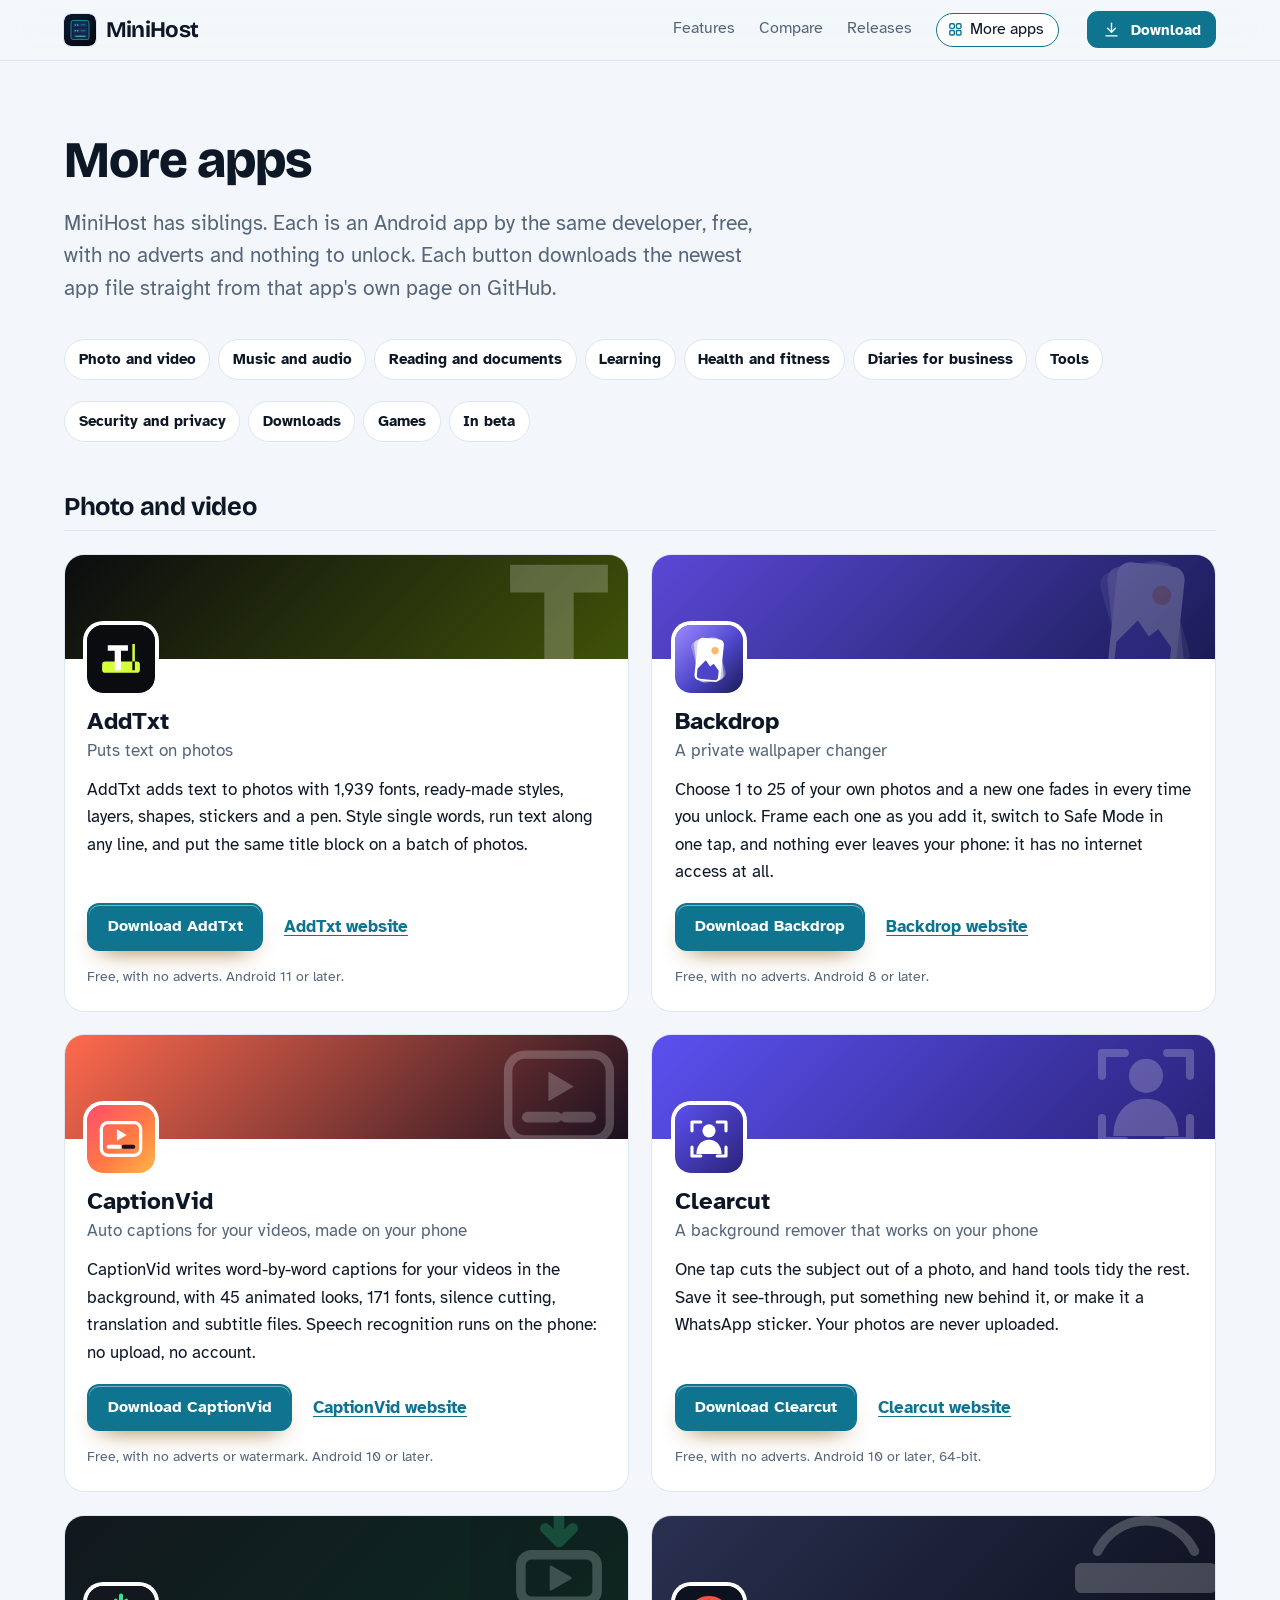
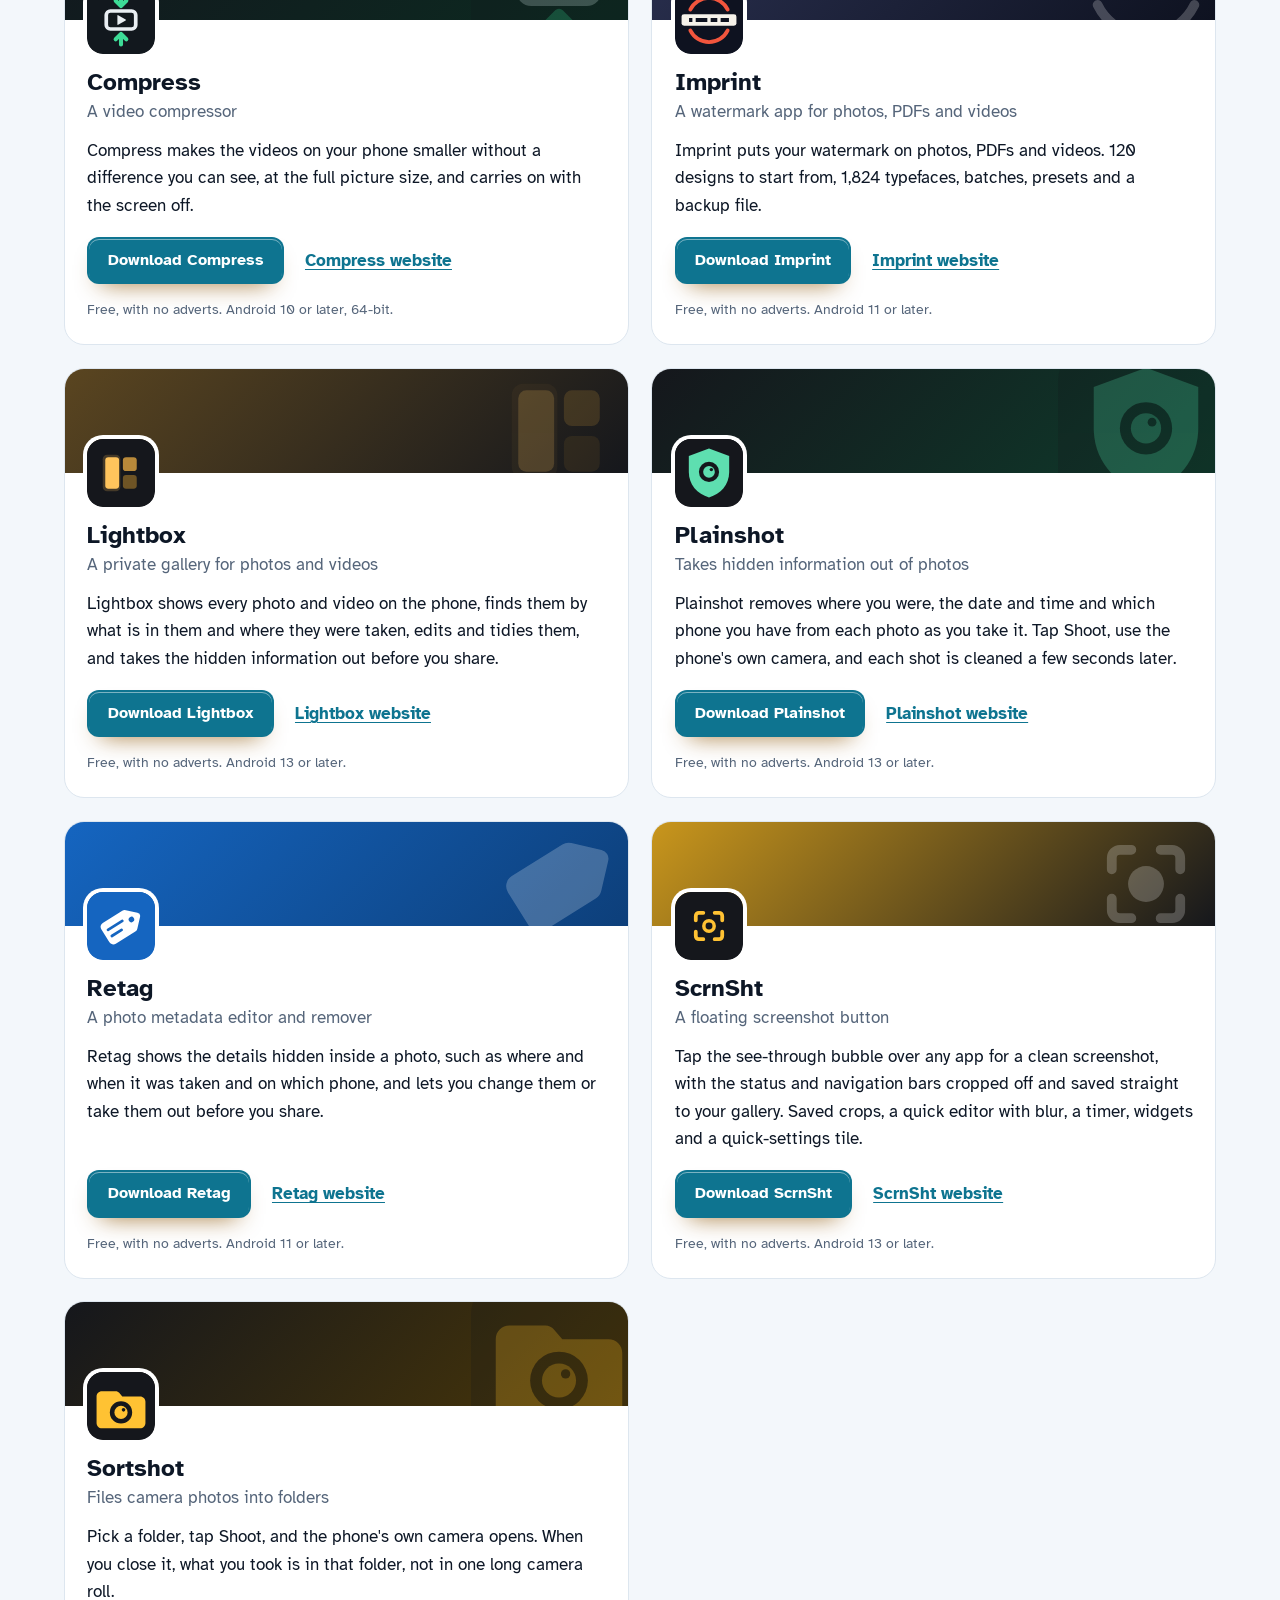
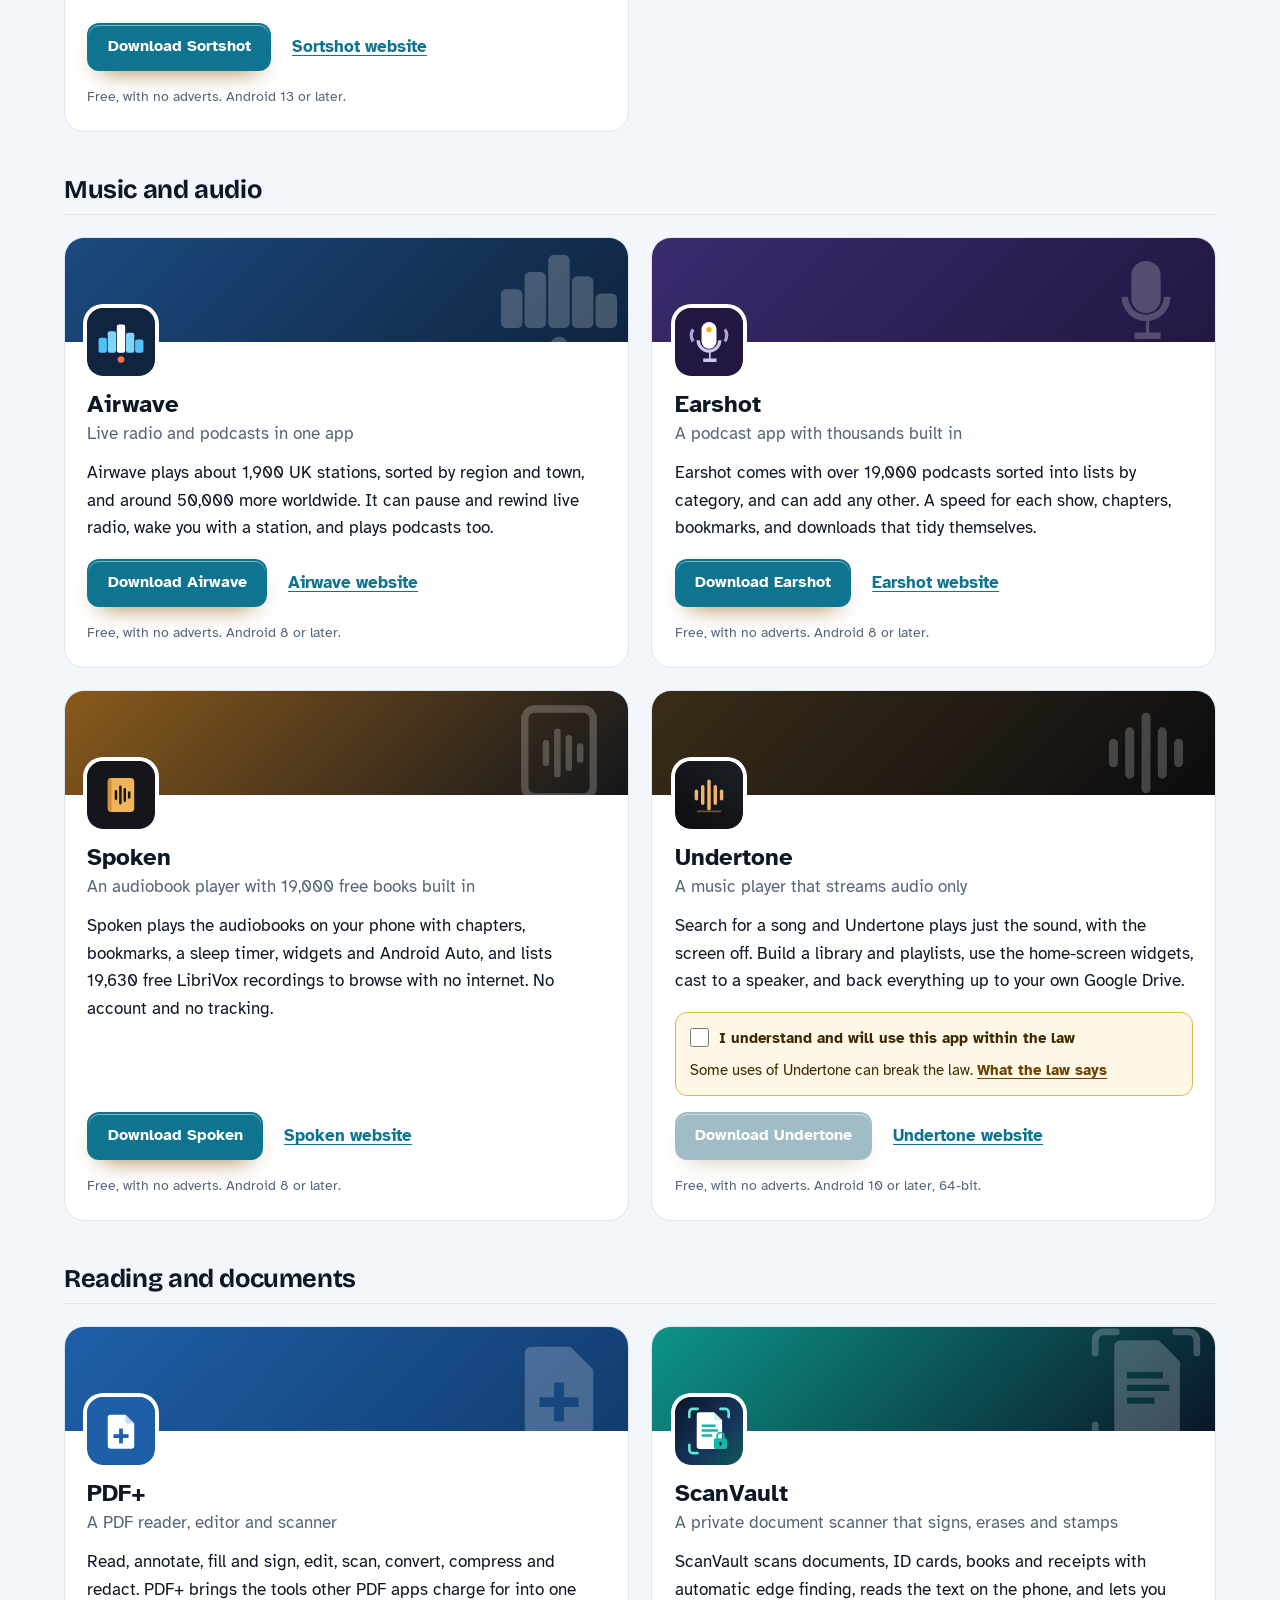
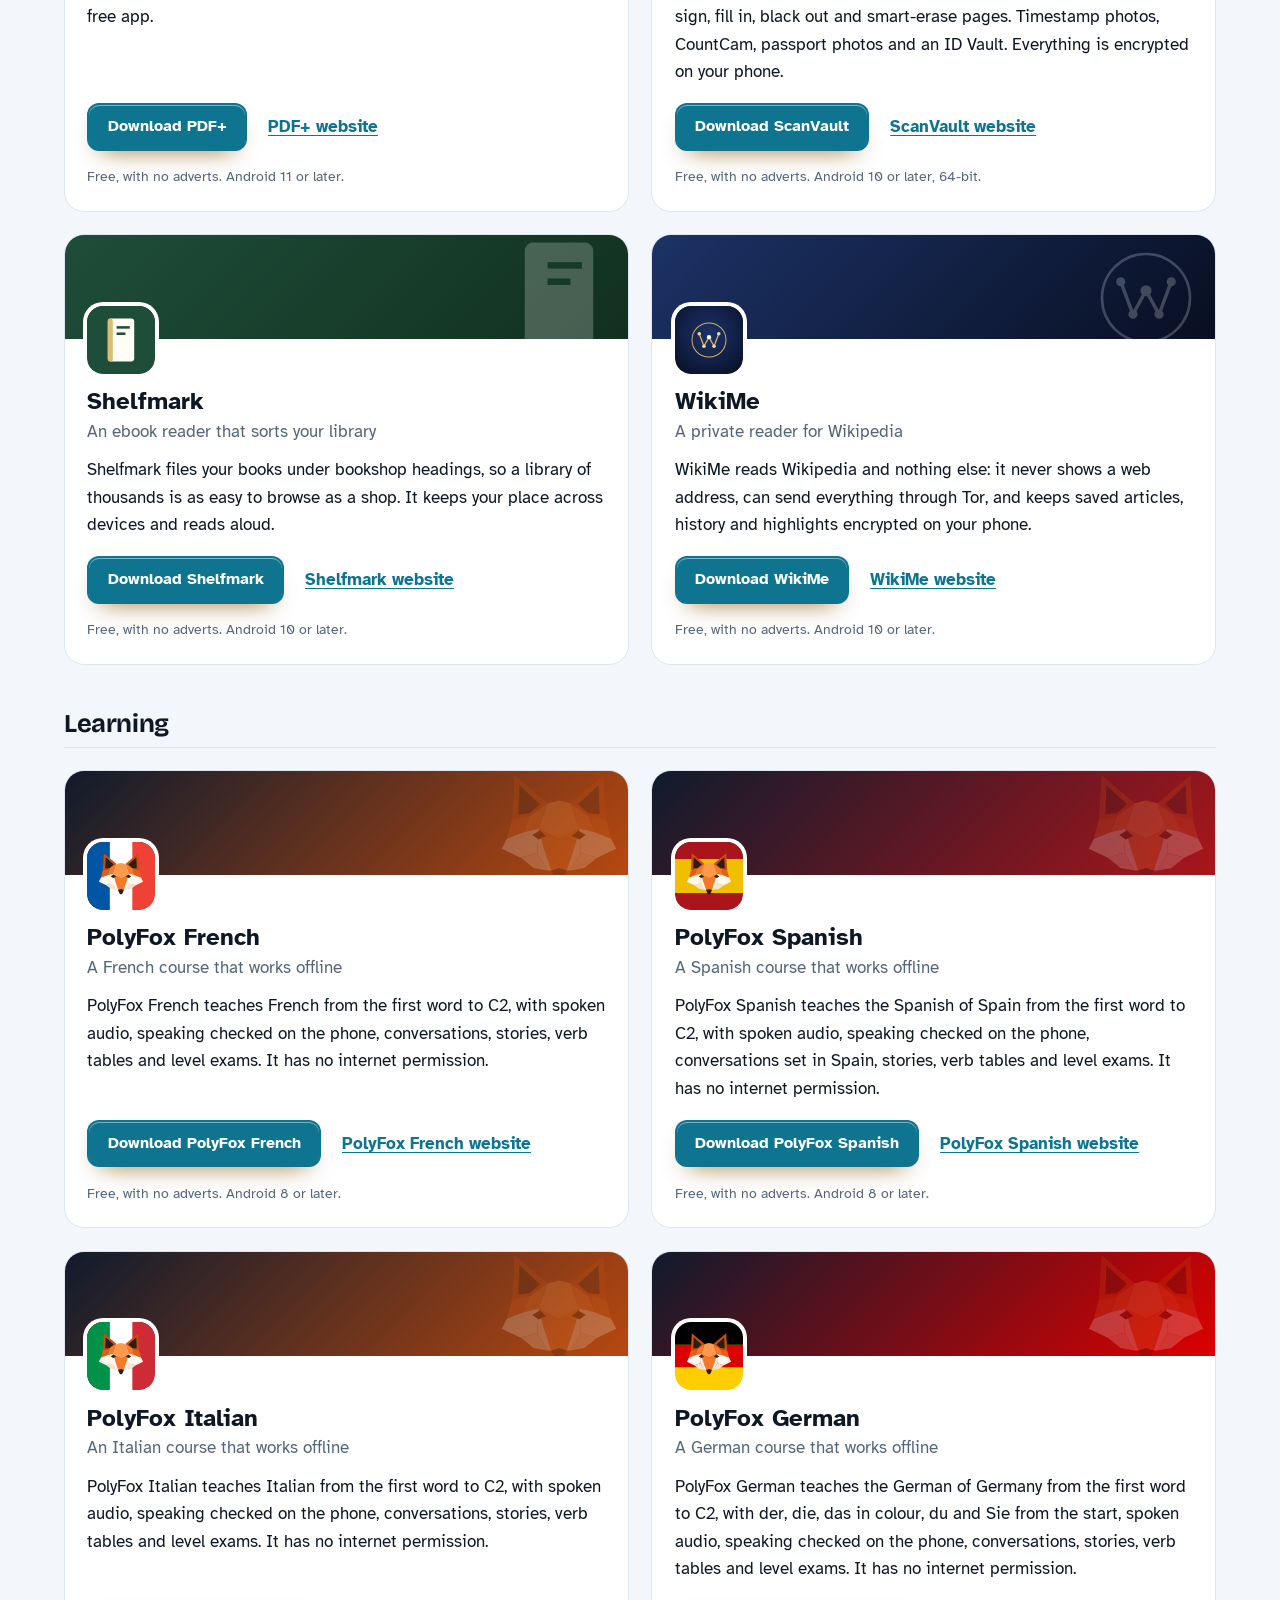
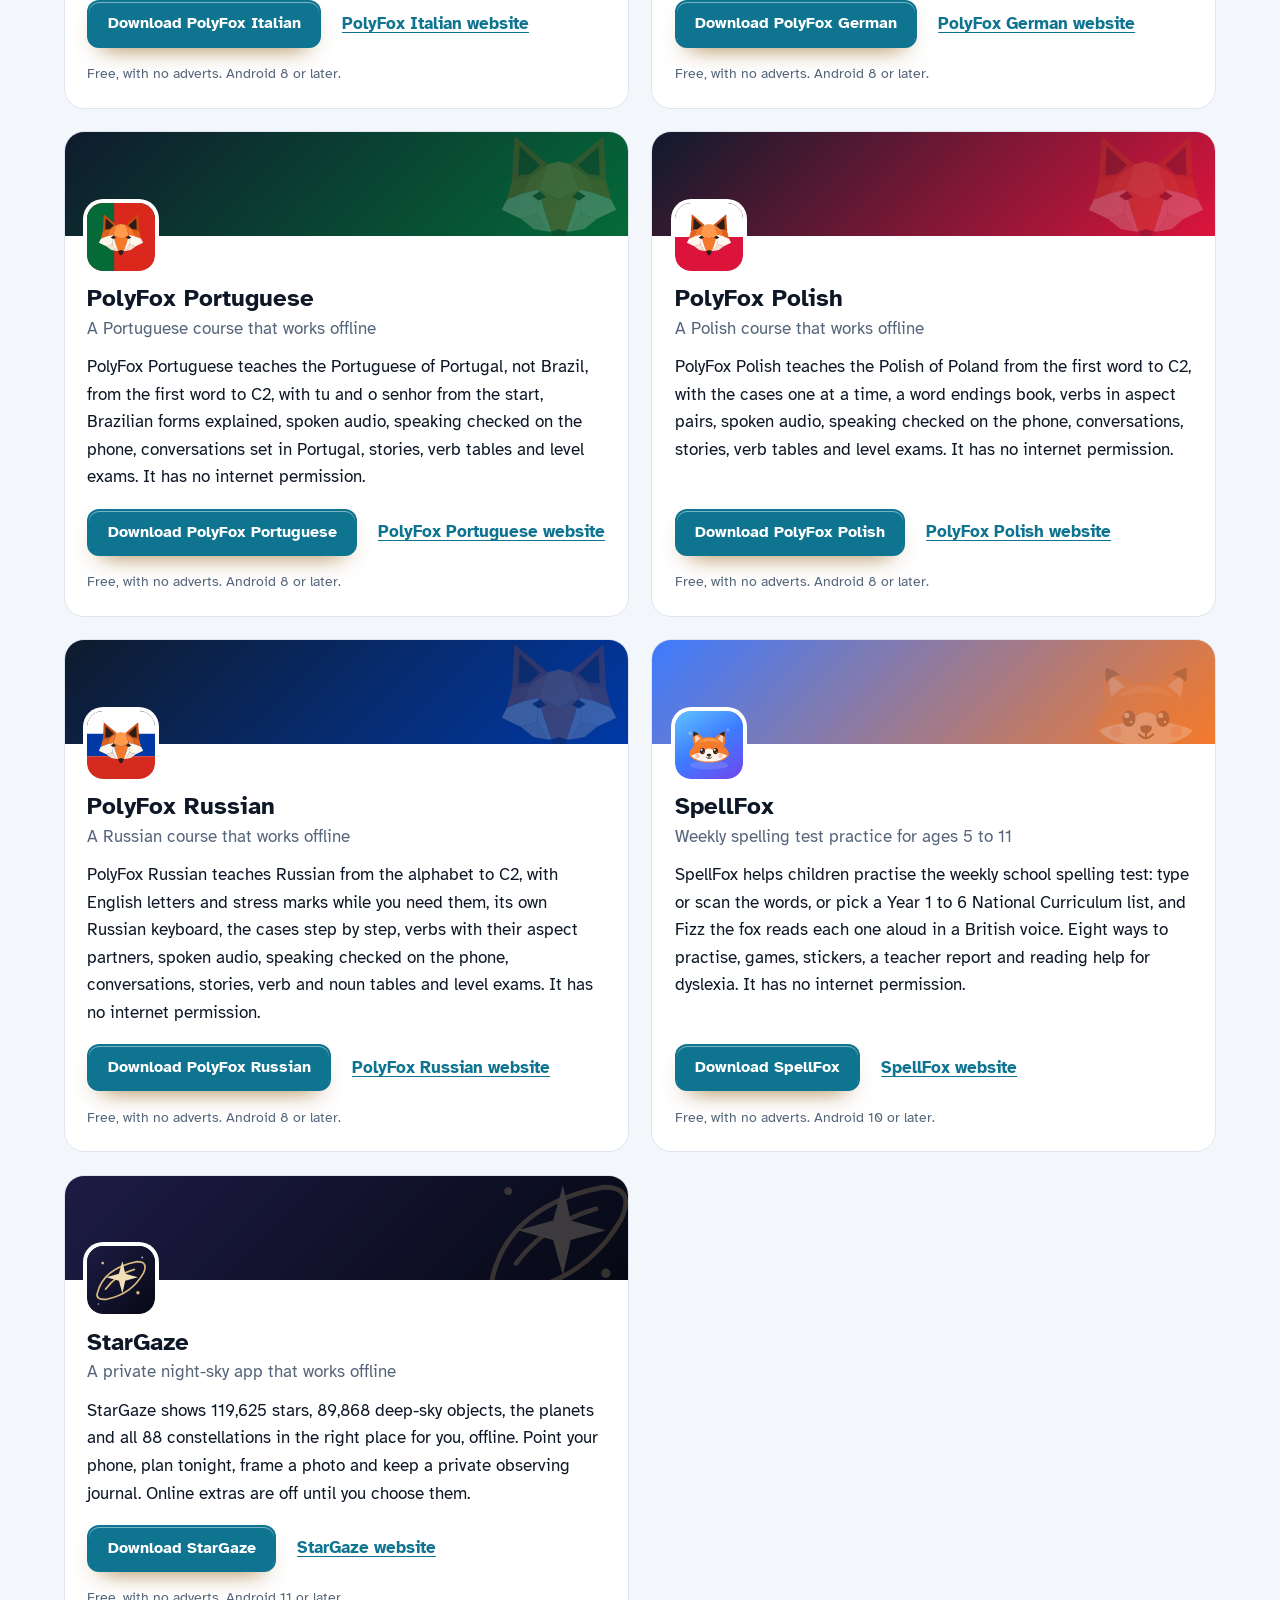
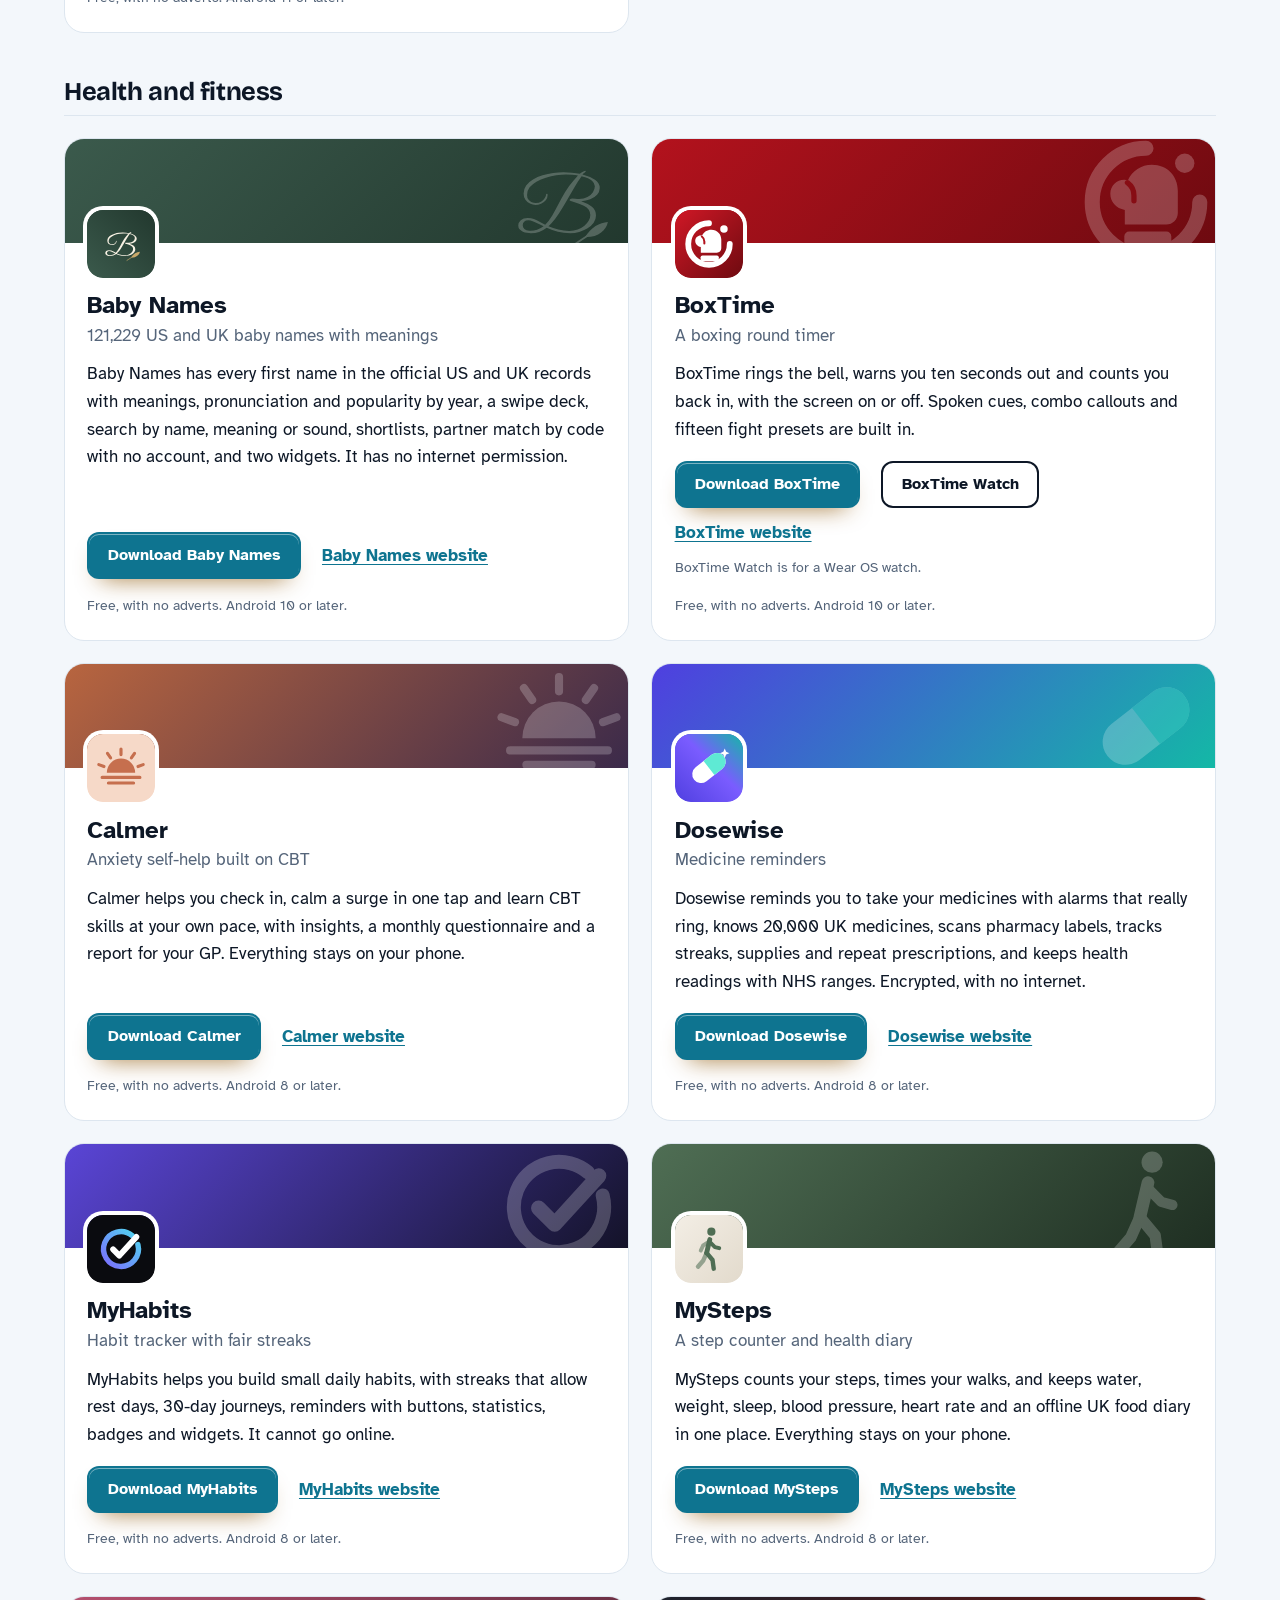
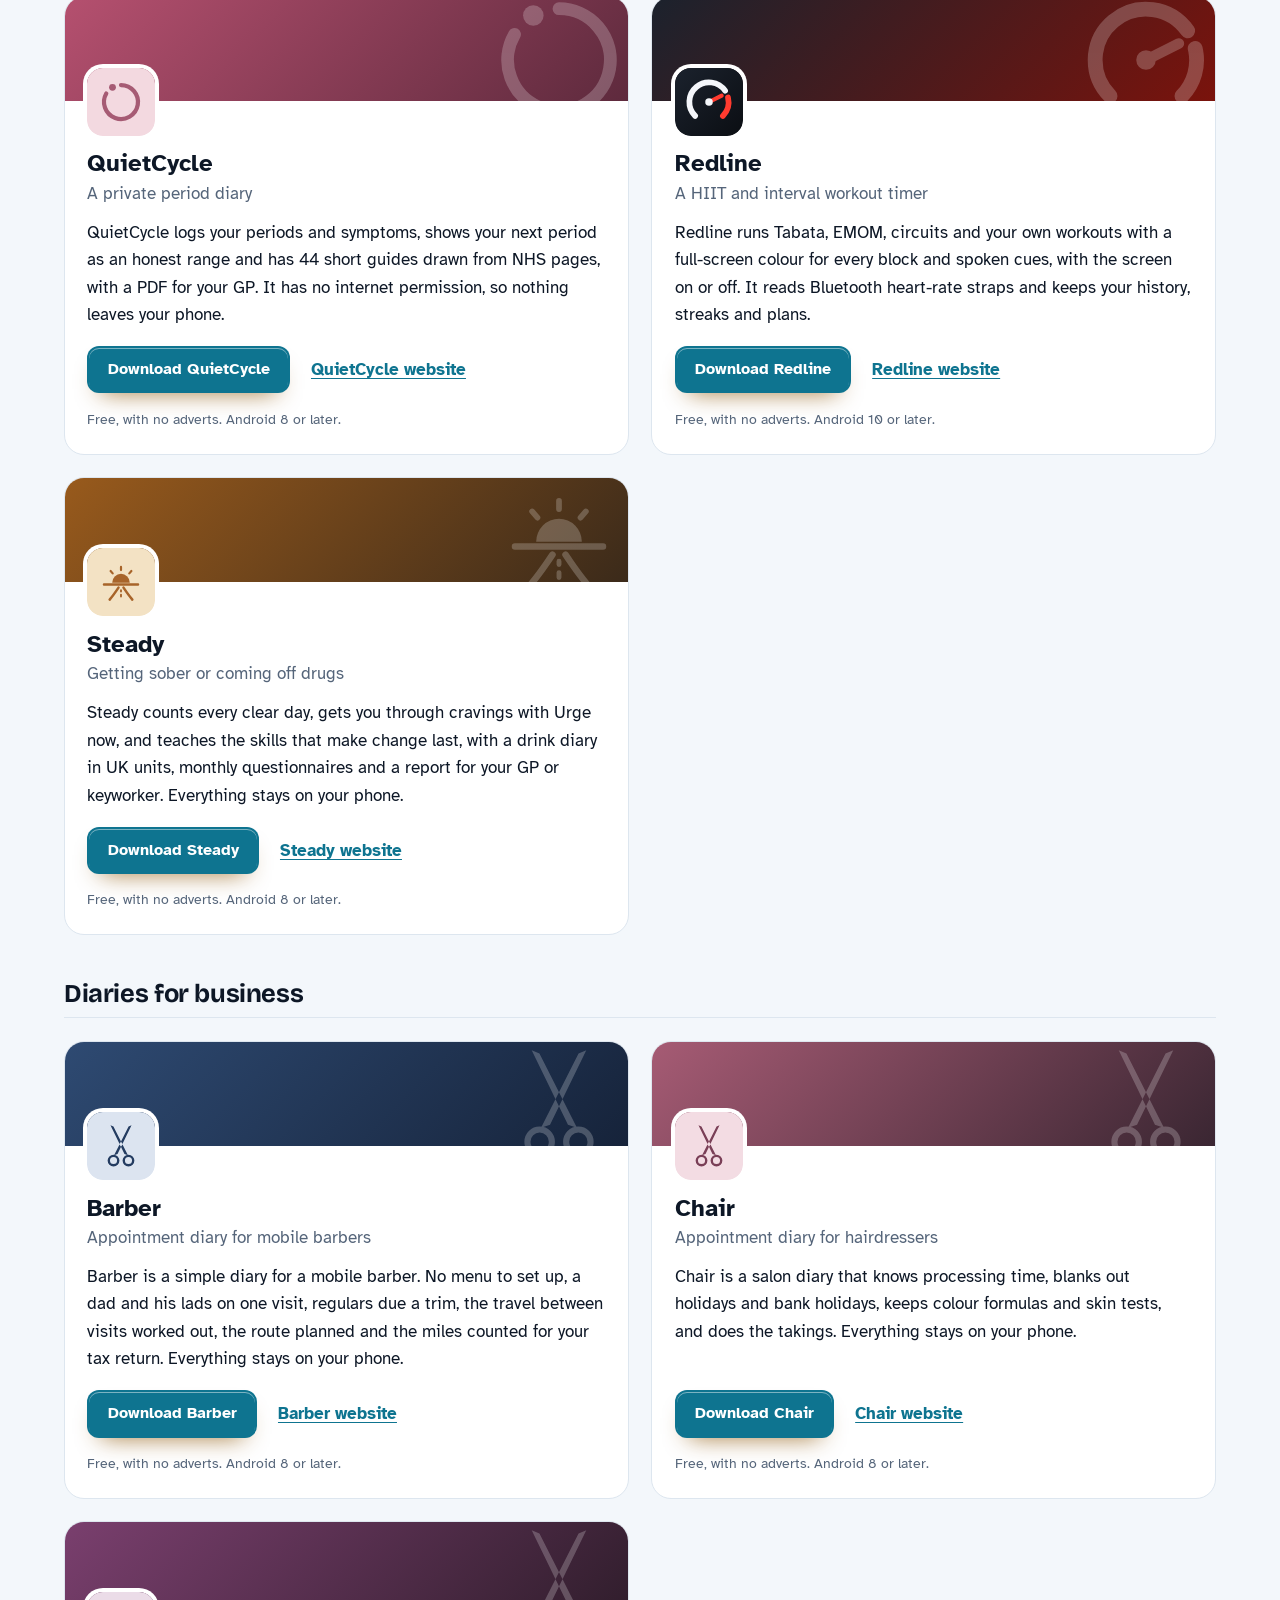
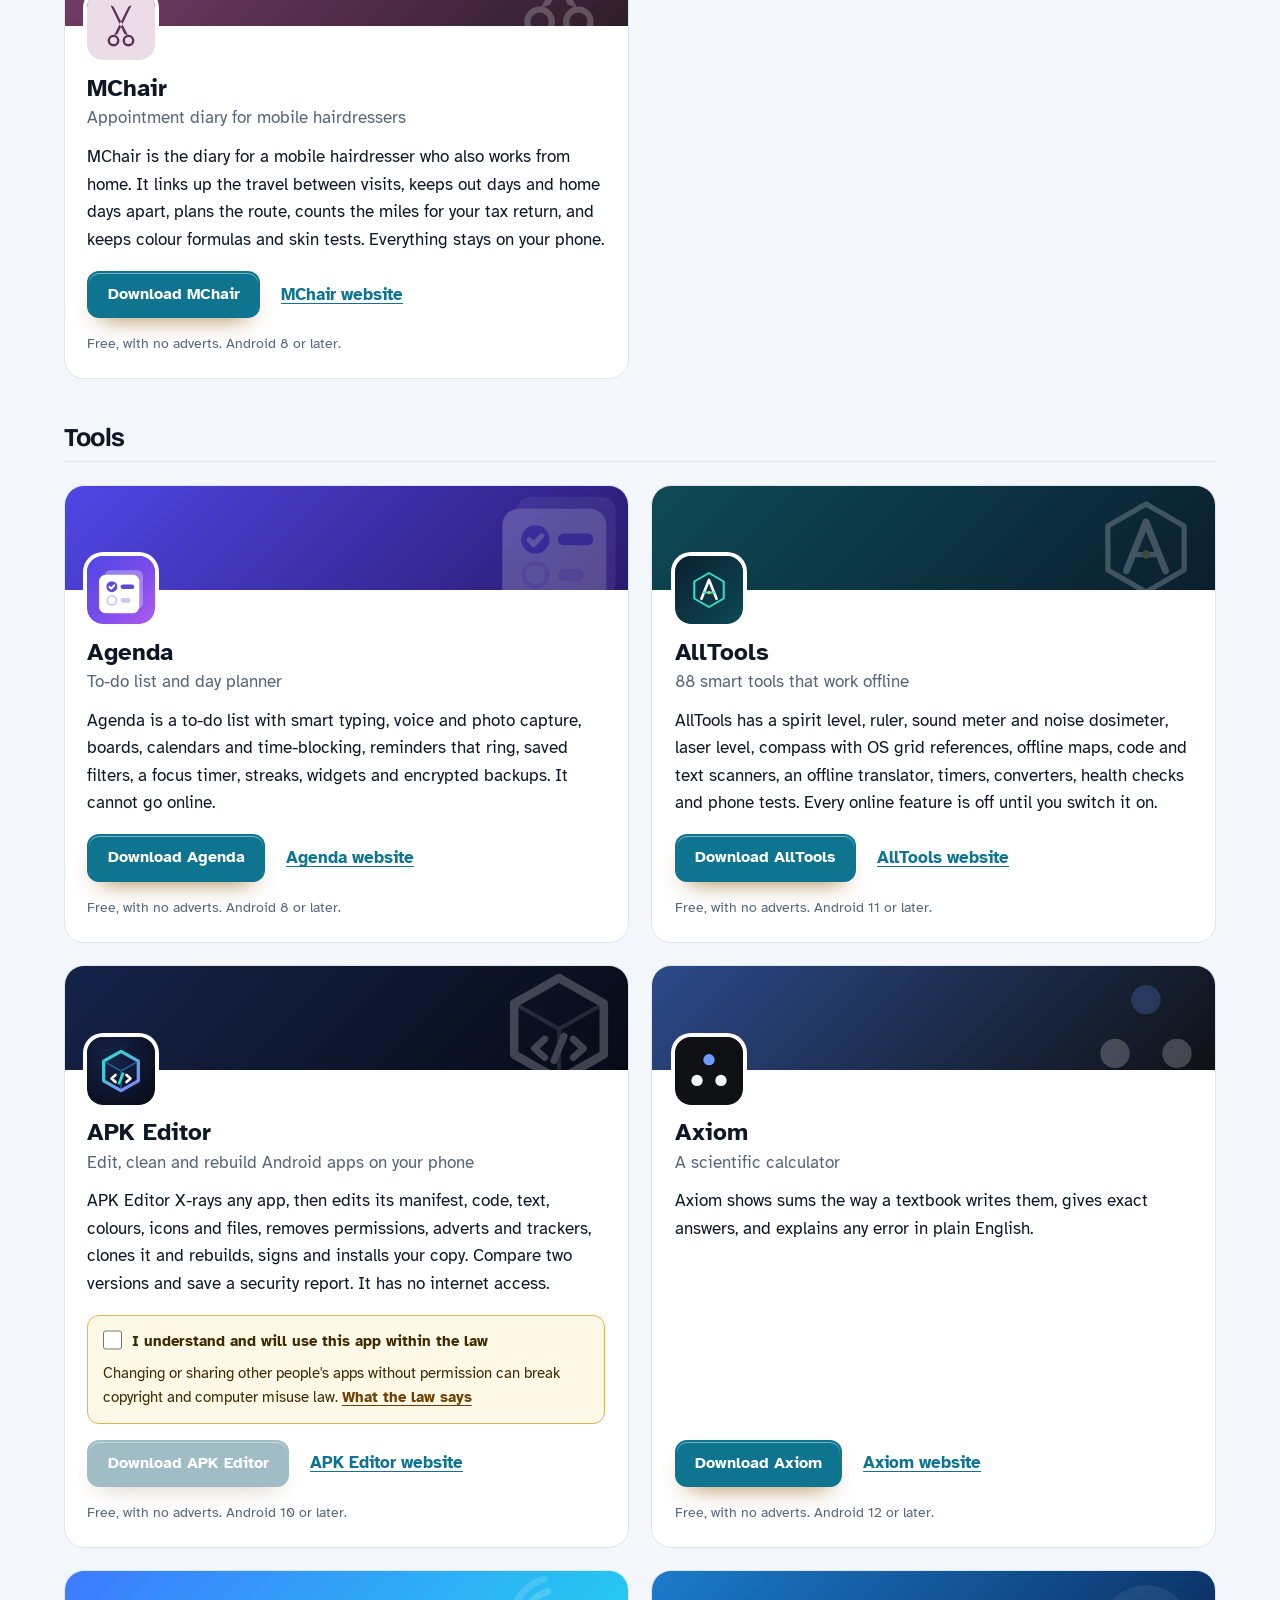
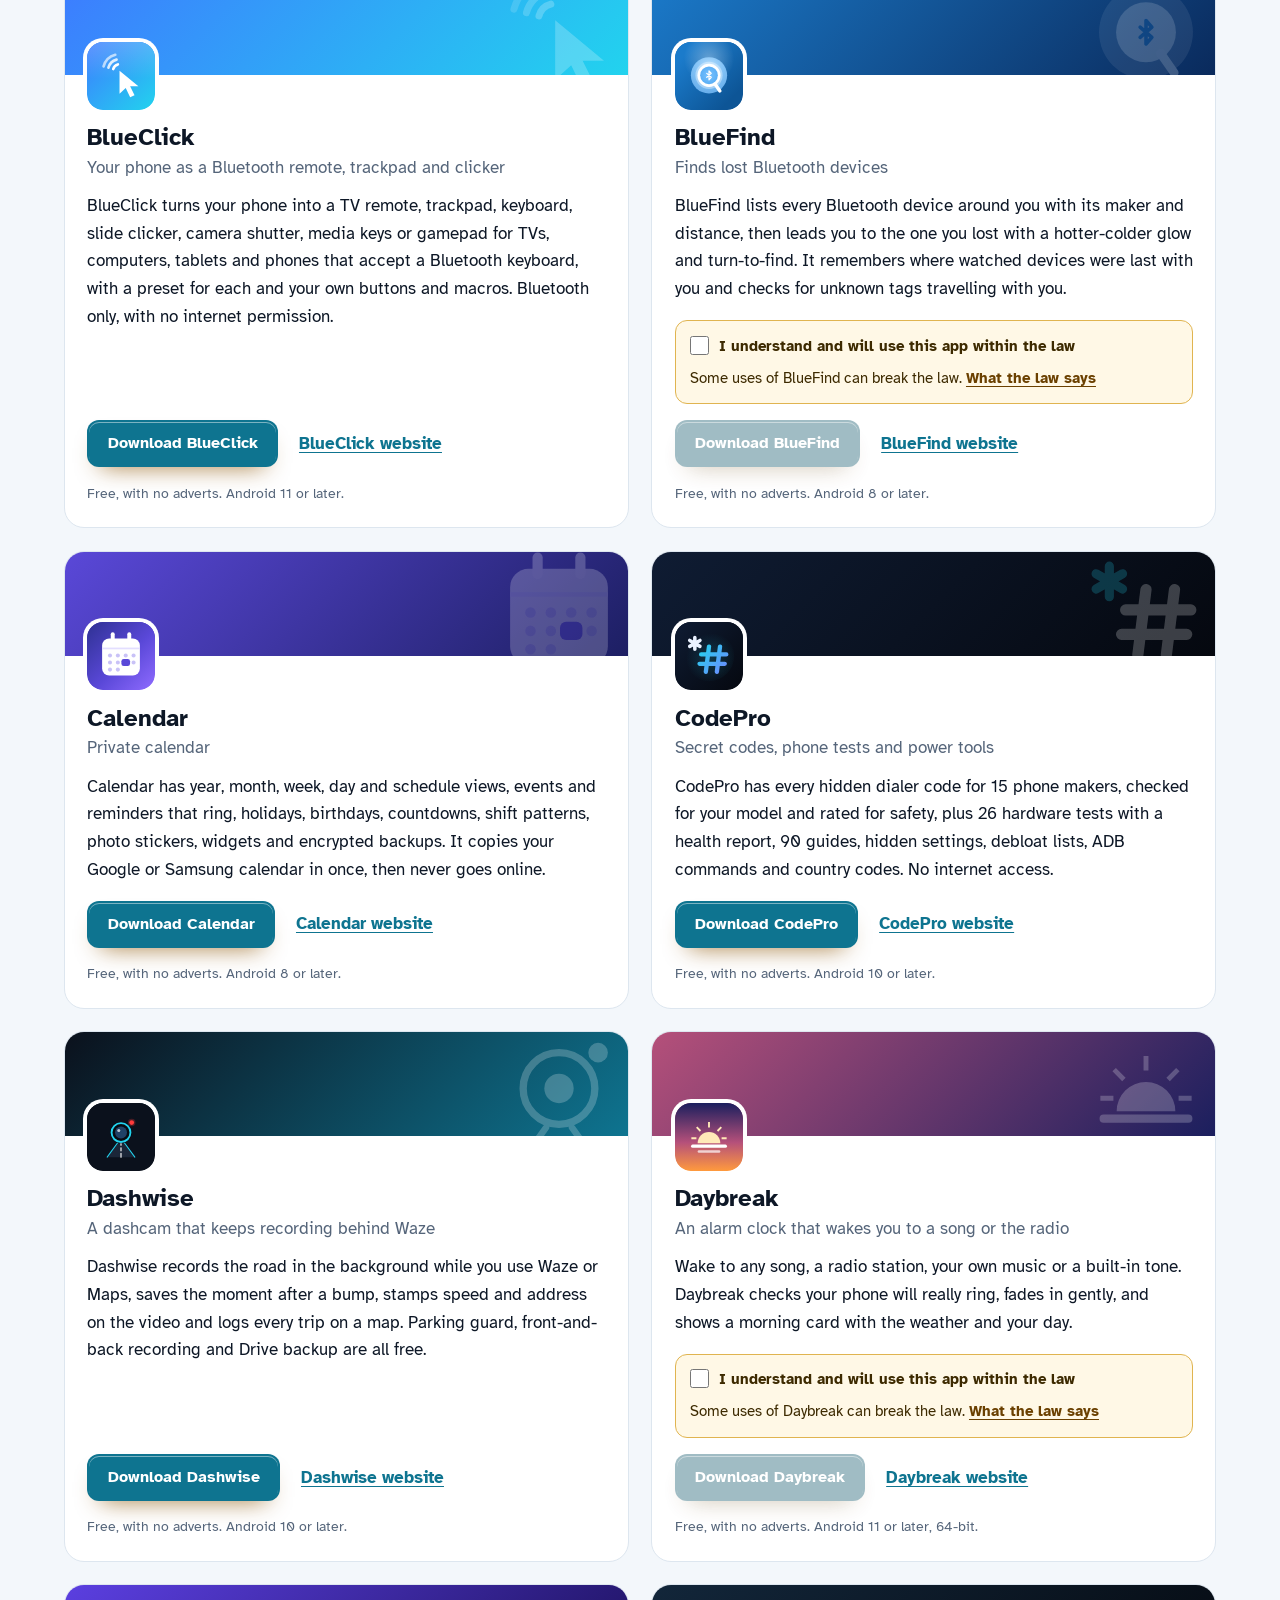
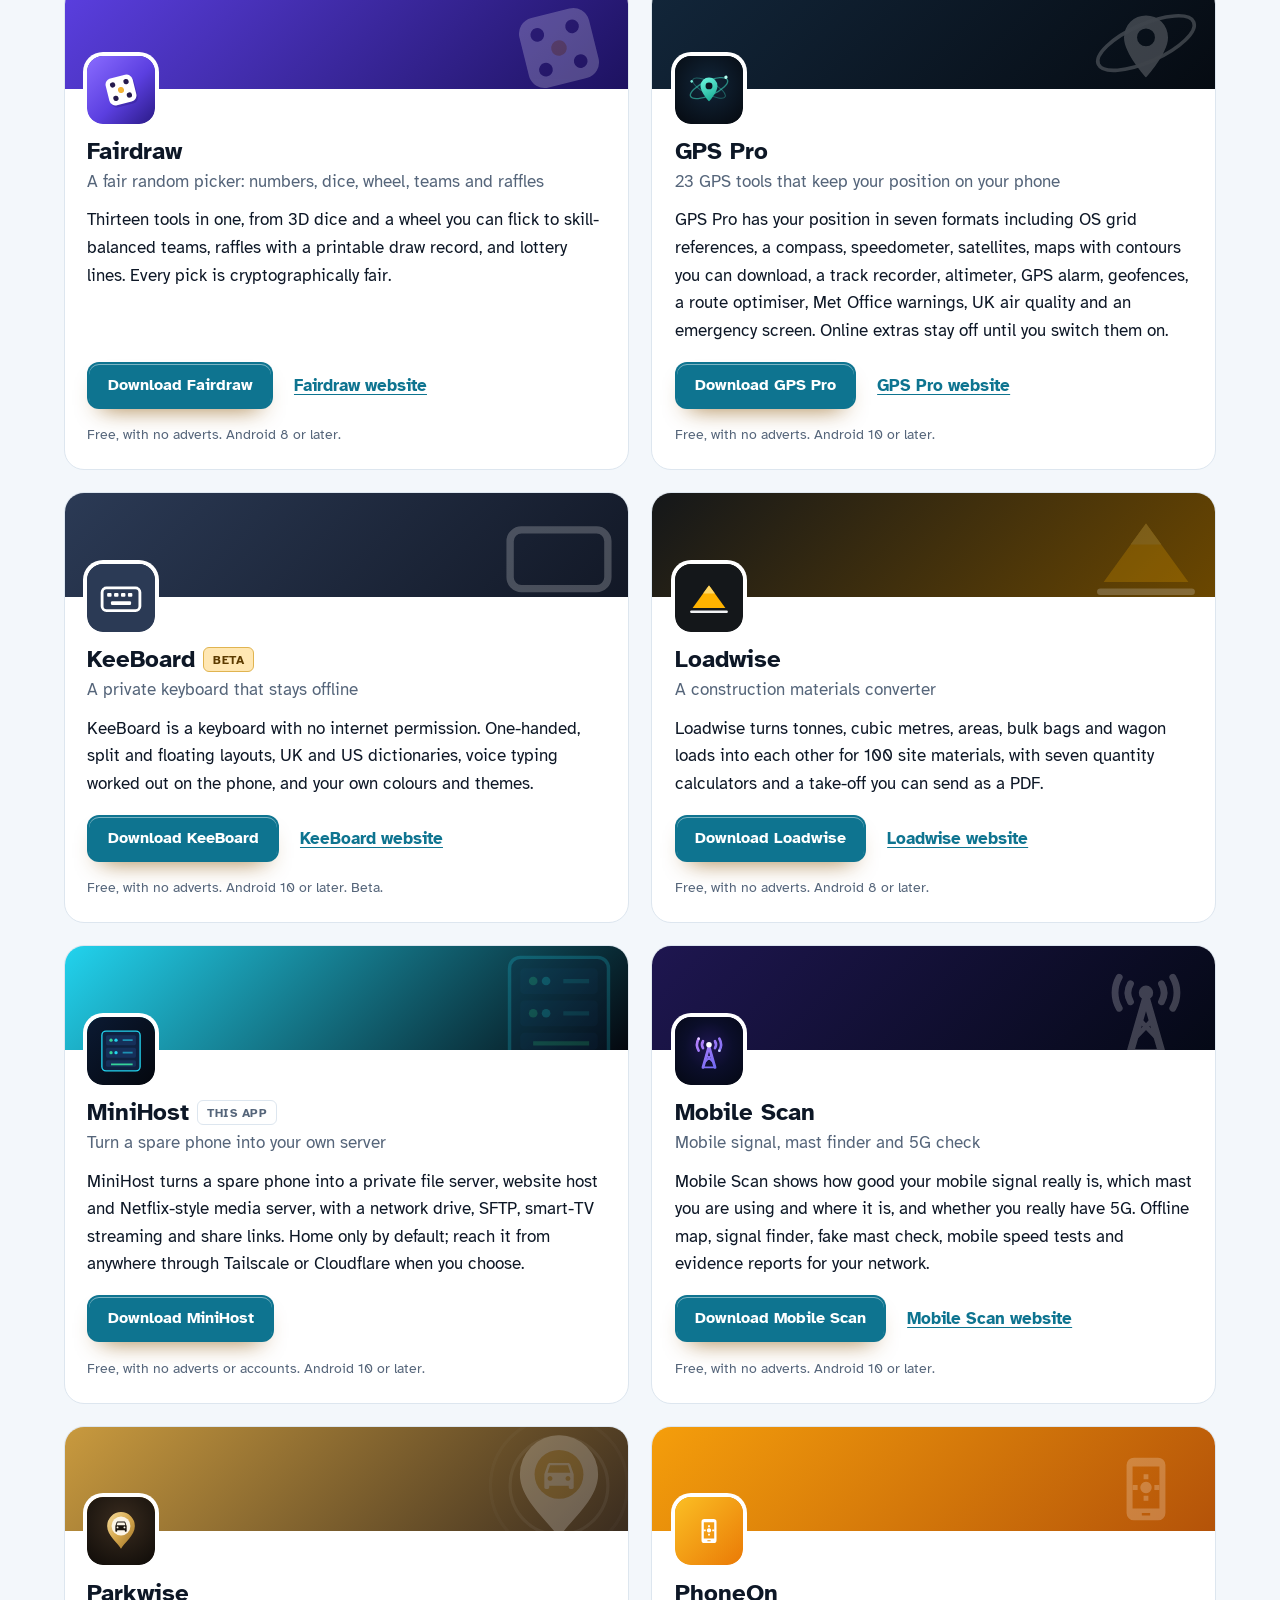
<file: more-apps.html>
<!DOCTYPE html>
<html lang="en-GB">
<head>
<meta charset="utf-8">
<meta name="viewport" content="width=device-width, initial-scale=1">
<title>More free Android apps from the maker of MiniHost</title>
<meta name="description" content="All 101 free Android apps from the maker of MiniHost, in one list by category, each with its download and a link to its website.">
<meta name="author" content="Jonathan Jackson">
<link rel="canonical" href="https://customgpter.github.io/minihost/more-apps.html">
<meta name="theme-color" content="#f3f7fb" media="(prefers-color-scheme: light)">
<meta name="theme-color" content="#060a13" media="(prefers-color-scheme: dark)">
<meta property="og:type" content="website">
<meta property="og:site_name" content="MiniHost">
<meta property="og:title" content="More free Android apps from the maker of MiniHost">
<meta property="og:description" content="All 101 free Android apps from the maker of MiniHost, in one list by category, each with its download and a link to its website.">
<meta property="og:url" content="https://customgpter.github.io/minihost/more-apps.html">
<meta property="og:image" content="https://customgpter.github.io/minihost/assets/og.png">
<meta property="og:image:width" content="1200">
<meta property="og:image:height" content="630">
<meta property="og:image:alt" content="MiniHost&#x27;s dashboard: the server online, its address, uptime, storage and temperature">
<meta property="og:locale" content="en_GB">
<meta name="twitter:card" content="summary_large_image">
<link rel="icon" href="./assets/favicon.svg" type="image/svg+xml">
<link rel="apple-touch-icon" href="./assets/apple-touch-icon.png">
<link rel="preload" href="./assets/fonts/bricolage-grotesque-latin.woff2" as="font" type="font/woff2" crossorigin>
<link rel="preload" href="./assets/fonts/atkinson-hyperlegible-latin-400-normal.woff2" as="font" type="font/woff2" crossorigin>
<link rel="stylesheet" href="./assets/site.css?v=1">
<link rel="stylesheet" href="./assets/house.css?v=1">
<script type="application/ld+json">{"@context":"https://schema.org","@type":"ItemList","name":"Apps from the maker of MiniHost","url":"https://customgpter.github.io/minihost/more-apps.html","itemListElement":[{"@type":"ListItem","position":1,"name":"AddTxt","url":"https://customgpter.github.io/addtxt/"},{"@type":"ListItem","position":2,"name":"Backdrop","url":"https://customgpter.github.io/backdrop/"},{"@type":"ListItem","position":3,"name":"CaptionVid","url":"https://customgpter.github.io/captionvid/"},{"@type":"ListItem","position":4,"name":"Clearcut","url":"https://customgpter.github.io/clearcut/"},{"@type":"ListItem","position":5,"name":"Compress","url":"https://customgpter.github.io/compress/"},{"@type":"ListItem","position":6,"name":"Imprint","url":"https://customgpter.github.io/imprint/"},{"@type":"ListItem","position":7,"name":"Lightbox","url":"https://customgpter.github.io/lightbox/"},{"@type":"ListItem","position":8,"name":"Plainshot","url":"https://customgpter.github.io/plainshot/"},{"@type":"ListItem","position":9,"name":"Retag","url":"https://customgpter.github.io/retag/"},{"@type":"ListItem","position":10,"name":"ScrnSht","url":"https://customgpter.github.io/scrnsht/"},{"@type":"ListItem","position":11,"name":"Sortshot","url":"https://customgpter.github.io/sortshot/"},{"@type":"ListItem","position":12,"name":"Airwave","url":"https://customgpter.github.io/airwave/"},{"@type":"ListItem","position":13,"name":"Earshot","url":"https://customgpter.github.io/earshot/"},{"@type":"ListItem","position":14,"name":"Spoken","url":"https://customgpter.github.io/spoken/"},{"@type":"ListItem","position":15,"name":"Undertone","url":"https://customgpter.github.io/undertone/"},{"@type":"ListItem","position":16,"name":"PDF+","url":"https://customgpter.github.io/pdfplus/"},{"@type":"ListItem","position":17,"name":"ScanVault","url":"https://customgpter.github.io/scanvault/"},{"@type":"ListItem","position":18,"name":"Shelfmark","url":"https://customgpter.github.io/shelfmark/"},{"@type":"ListItem","position":19,"name":"WikiMe","url":"https://customgpter.github.io/wikime/"},{"@type":"ListItem","position":20,"name":"PolyFox French","url":"https://customgpter.github.io/polyfox/"},{"@type":"ListItem","position":21,"name":"PolyFox Spanish","url":"https://customgpter.github.io/polyfox-spanish/"},{"@type":"ListItem","position":22,"name":"PolyFox Italian","url":"https://customgpter.github.io/polyfox-italian/"},{"@type":"ListItem","position":23,"name":"PolyFox German","url":"https://customgpter.github.io/polyfox-german/"},{"@type":"ListItem","position":24,"name":"PolyFox Portuguese","url":"https://customgpter.github.io/polyfox-portuguese/"},{"@type":"ListItem","position":25,"name":"PolyFox Polish","url":"https://customgpter.github.io/polyfox-polish/"},{"@type":"ListItem","position":26,"name":"PolyFox Russian","url":"https://customgpter.github.io/polyfox-russian/"},{"@type":"ListItem","position":27,"name":"SpellFox","url":"https://customgpter.github.io/spellfox/"},{"@type":"ListItem","position":28,"name":"StarGaze","url":"https://customgpter.github.io/stargaze/"},{"@type":"ListItem","position":29,"name":"Baby Names","url":"https://customgpter.github.io/babynames/"},{"@type":"ListItem","position":30,"name":"BoxTime","url":"https://customgpter.github.io/boxtime/"},{"@type":"ListItem","position":31,"name":"Calmer","url":"https://customgpter.github.io/calmer/"},{"@type":"ListItem","position":32,"name":"Dosewise","url":"https://customgpter.github.io/dosewise/"},{"@type":"ListItem","position":33,"name":"MyHabits","url":"https://customgpter.github.io/myhabits/"},{"@type":"ListItem","position":34,"name":"MySteps","url":"https://customgpter.github.io/mysteps/"},{"@type":"ListItem","position":35,"name":"QuietCycle","url":"https://customgpter.github.io/quietcycle/"},{"@type":"ListItem","position":36,"name":"Redline","url":"https://customgpter.github.io/redline/"},{"@type":"ListItem","position":37,"name":"Steady","url":"https://customgpter.github.io/steady/"},{"@type":"ListItem","position":38,"name":"Barber","url":"https://customgpter.github.io/barber/"},{"@type":"ListItem","position":39,"name":"Chair","url":"https://customgpter.github.io/chair/"},{"@type":"ListItem","position":40,"name":"MChair","url":"https://customgpter.github.io/mchair/"},{"@type":"ListItem","position":41,"name":"Agenda","url":"https://customgpter.github.io/agenda/"},{"@type":"ListItem","position":42,"name":"AllTools","url":"https://customgpter.github.io/alltools/"},{"@type":"ListItem","position":43,"name":"APK Editor","url":"https://customgpter.github.io/apkeditor/"},{"@type":"ListItem","position":44,"name":"Axiom","url":"https://customgpter.github.io/axiom/"},{"@type":"ListItem","position":45,"name":"BlueClick","url":"https://customgpter.github.io/blueclick/"},{"@type":"ListItem","position":46,"name":"BlueFind","url":"https://customgpter.github.io/bluefind/"},{"@type":"ListItem","position":47,"name":"Calendar","url":"https://customgpter.github.io/calendar/"},{"@type":"ListItem","position":48,"name":"CodePro","url":"https://customgpter.github.io/codepro/"},{"@type":"ListItem","position":49,"name":"Dashwise","url":"https://customgpter.github.io/dashwise/"},{"@type":"ListItem","position":50,"name":"Daybreak","url":"https://customgpter.github.io/daybreak/"},{"@type":"ListItem","position":51,"name":"Fairdraw","url":"https://customgpter.github.io/fairdraw/"},{"@type":"ListItem","position":52,"name":"GPS Pro","url":"https://customgpter.github.io/gpspro/"},{"@type":"ListItem","position":53,"name":"KeeBoard","url":"https://customgpter.github.io/keeboard/"},{"@type":"ListItem","position":54,"name":"Loadwise","url":"https://customgpter.github.io/loadwise/"},{"@type":"ListItem","position":55,"name":"MiniHost","url":"https://customgpter.github.io/minihost/"},{"@type":"ListItem","position":56,"name":"Mobile Scan","url":"https://customgpter.github.io/mobilescan/"},{"@type":"ListItem","position":57,"name":"Parkwise","url":"https://customgpter.github.io/parkwise/"},{"@type":"ListItem","position":58,"name":"PhoneOn","url":"https://customgpter.github.io/phoneon/"},{"@type":"ListItem","position":59,"name":"Pocketmind","url":"https://customgpter.github.io/pocketmind/"},{"@type":"ListItem","position":60,"name":"Refine","url":"https://customgpter.github.io/refine/"},{"@type":"ListItem","position":61,"name":"Shiftwise","url":"https://customgpter.github.io/shiftwise/"},{"@type":"ListItem","position":62,"name":"SimpleCalc","url":"https://customgpter.github.io/simplecalc/"},{"@type":"ListItem","position":63,"name":"Skyline","url":"https://customgpter.github.io/skyline/"},{"@type":"ListItem","position":64,"name":"Slipway","url":"https://customgpter.github.io/slipway/"},{"@type":"ListItem","position":65,"name":"Tagger","url":"https://customgpter.github.io/tagger/"},{"@type":"ListItem","position":66,"name":"TotalClean","url":"https://customgpter.github.io/totalclean/"},{"@type":"ListItem","position":67,"name":"TVLink","url":"https://customgpter.github.io/tvlink/"},{"@type":"ListItem","position":68,"name":"Unbox","url":"https://customgpter.github.io/unbox/"},{"@type":"ListItem","position":69,"name":"WhatsKeep","url":"https://customgpter.github.io/whatskeep/"},{"@type":"ListItem","position":70,"name":"WiFi Scan","url":"https://customgpter.github.io/wifiscan/"},{"@type":"ListItem","position":71,"name":"Auditly","url":"https://customgpter.github.io/auditly/"},{"@type":"ListItem","position":72,"name":"Backchannel","url":"https://customgpter.github.io/backchannel/"},{"@type":"ListItem","position":73,"name":"ENotes","url":"https://customgpter.github.io/enotes/"},{"@type":"ListItem","position":74,"name":"FindMe","url":"https://customgpter.github.io/findme/"},{"@type":"ListItem","position":75,"name":"iLock","url":"https://customgpter.github.io/ilock/"},{"@type":"ListItem","position":76,"name":"ImSafe","url":"https://customgpter.github.io/imsafe/"},{"@type":"ListItem","position":77,"name":"IShred","url":"https://customgpter.github.io/ishred/"},{"@type":"ListItem","position":78,"name":"LockBox","url":"https://customgpter.github.io/lockbox/"},{"@type":"ListItem","position":79,"name":"PassVault","url":"https://customgpter.github.io/passvault/"},{"@type":"ListItem","position":80,"name":"SpyFind","url":"https://customgpter.github.io/spyfind/"},{"@type":"ListItem","position":81,"name":"TextWipe","url":"https://customgpter.github.io/textwipe/"},{"@type":"ListItem","position":82,"name":"Tracewire","url":"https://customgpter.github.io/tracewire/"},{"@type":"ListItem","position":83,"name":"Vigil","url":"https://customgpter.github.io/vigil/"},{"@type":"ListItem","position":84,"name":"Grab","url":"https://customgpter.github.io/grab/"},{"@type":"ListItem","position":85,"name":"Swarm","url":"https://customgpter.github.io/swarm/"},{"@type":"ListItem","position":86,"name":"Plane Games","url":"https://customgpter.github.io/plane-games/"},{"@type":"ListItem","position":87,"name":"Ninefold","url":"https://customgpter.github.io/ninefold/"},{"@type":"ListItem","position":88,"name":"Cubewise","url":"https://customgpter.github.io/cubewise/"},{"@type":"ListItem","position":89,"name":"Tilewise","url":"https://customgpter.github.io/tilewise/"},{"@type":"ListItem","position":90,"name":"Letterwise","url":"https://customgpter.github.io/letterwise/"},{"@type":"ListItem","position":91,"name":"Kingside","url":"https://customgpter.github.io/kingside/"},{"@type":"ListItem","position":92,"name":"Deckhand","url":"https://customgpter.github.io/deckhand/"},{"@type":"ListItem","position":93,"name":"SNESForge","url":"https://customgpter.github.io/snesforge/"},{"@type":"ListItem","position":94,"name":"Fame Boy","url":"https://customgpter.github.io/fameboy/"},{"@type":"ListItem","position":95,"name":"PSPPro","url":"https://customgpter.github.io/psppro/"},{"@type":"ListItem","position":96,"name":"MegaGen","url":"https://customgpter.github.io/megagen/"},{"@type":"ListItem","position":97,"name":"QVR","url":"https://customgpter.github.io/qvr/"},{"@type":"ListItem","position":98,"name":"QVR Watch","url":"https://customgpter.github.io/qvr-watch/"},{"@type":"ListItem","position":99,"name":"QVRLite","url":"https://customgpter.github.io/qvrlite/"},{"@type":"ListItem","position":100,"name":"Onionz","url":"https://customgpter.github.io/onionz/"},{"@type":"ListItem","position":101,"name":"OnionzWeb","url":"https://customgpter.github.io/onionzweb/"}]}</script>
<link rel="stylesheet" href="./assets/apps-list.css?v=1">
<script src="./assets/apps-list.js?v=1" defer></script>
</head>
<body>
<a class="skip" href="#main">Skip to content</a>
<header class="masthead">
<div class="wrap">
<a class="brand" href="./" aria-label="MiniHost home"><svg viewBox="0 0 108 108" aria-hidden="true"><defs><linearGradient id="mhbg" x1="0" y1="0" x2="1" y2="1"><stop offset="0" stop-color="#0b1a33"/><stop offset="1" stop-color="#04070e"/></linearGradient></defs><rect width="108" height="108" rx="24" fill="url(#mhbg)"/><g transform="translate(54 54) scale(1.32) translate(-54 -54)"><path d="M36,30h36a5,5 0 0 1 5,5v38a5,5 0 0 1 -5,5h-36a5,5 0 0 1 -5,-5v-38a5,5 0 0 1 5,-5z" fill="#0f2140" stroke="#22d3ee" stroke-width="1.6"/><path d="M38,35h32a2,2 0 0 1 2,2v8a2,2 0 0 1 -2,2h-32a2,2 0 0 1 -2,-2v-8a2,2 0 0 1 2,-2z" fill="#16305a"/><path d="M38,50h32a2,2 0 0 1 2,2v8a2,2 0 0 1 -2,2h-32a2,2 0 0 1 -2,-2v-8a2,2 0 0 1 2,-2z" fill="#16305a"/><path d="M38,65h32a2,2 0 0 1 2,2v4a2,2 0 0 1 -2,2h-32a2,2 0 0 1 -2,-2v-4a2,2 0 0 1 2,-2z" fill="#16305a"/><circle cx="42" cy="41" r="2" fill="#34d399"/><circle cx="48" cy="41" r="2" fill="#22d3ee"/><circle cx="42" cy="56" r="2" fill="#34d399"/><circle cx="48" cy="56" r="2" fill="#22d3ee"/><path d="M56,40h12v2h-12z M56,55h12v2h-12z" fill="#22d3ee" fill-opacity=".6"/><path d="M42,69h26v2h-26z" fill="#34d399"/></g></svg><span>MiniHost</span></a>
<nav aria-label="Main"><ul><li><a href="./#features">Features</a></li><li><a href="./compare.html">Compare</a></li><li><a href="./releases.html">Releases</a></li><li><a class="more-apps" href="./more-apps.html" aria-current="page"><svg class="ico" viewBox="0 0 24 24" aria-hidden="true"><rect x="4" y="4" width="6.5" height="6.5" rx="1.6"/><rect x="13.5" y="4" width="6.5" height="6.5" rx="1.6"/><rect x="4" y="13.5" width="6.5" height="6.5" rx="1.6"/><rect x="13.5" y="13.5" width="6.5" height="6.5" rx="1.6"/></svg>More apps</a></li></ul></nav>
<a class="button small" href="https://github.com/CustomGPTer/minihost/releases/latest/download/MiniHost.apk"><svg class="ico" viewBox="0 0 24 24" aria-hidden="true"><path d="M12 4v11"/><path d="M7 10.5l5 5 5-5"/><path d="M5 20h14"/></svg>Download</a>
</div>
</header>
<main id="main" class="doc">
<div class="wrap">
<div class="measure">
<h1>More apps</h1>
<p class="lede">MiniHost has siblings. Each is an Android app by the same developer, free, with no adverts and nothing to unlock. Each button downloads the newest app file straight from that app's own page on GitHub.</p>
</div>
<!-- apps:start -->
<nav class="mapps-jump" aria-label="App groups"><ul><li><a href="#apps-photo">Photo and video</a></li><li><a href="#apps-audio">Music and audio</a></li><li><a href="#apps-reading">Reading and documents</a></li><li><a href="#apps-learning">Learning</a></li><li><a href="#apps-health">Health and fitness</a></li><li><a href="#apps-diaries">Diaries for business</a></li><li><a href="#apps-tools">Tools</a></li><li><a href="#apps-security">Security and privacy</a></li><li><a href="#apps-downloads">Downloads</a></li><li><a href="#apps-games">Games</a></li><li><a href="#apps-testing">In beta</a></li></ul></nav>
<div class="mapps-group" role="group" aria-labelledby="apps-photo"><h2 class="mapps-cat" id="apps-photo">Photo and video</h2>
<ul class="mapps"><li class="mapp" style="--b:#0b0c0f;--b2:#3f5208"><div class="mapp-cover" aria-hidden="true"><svg viewBox="0 0 108 108"><path fill="#fff" d="M24 22h60v17H63v49H45V39H24z"/></svg></div><div class="mapp-body"><svg class="mapp-icon" viewBox="0 0 108 108" aria-hidden="true"><rect width="108" height="108" rx="24" fill="#0b0c0f"/><path fill="#d4ff3a" d="M29 58h50a5 5 0 0 1 5 5v8a5 5 0 0 1-5 5H29a5 5 0 0 1-5-5v-8a5 5 0 0 1 5-5z"/><path fill="#fff" d="M33 32h32v9H54v31H44V41H33z"/><path fill="#d4ff3a" d="M72 30h4v28h-4z"/><path fill="#0b0c0f" d="M72 58h4v14h-4z"/></svg><h3>AddTxt</h3><p class="mapp-kind">Puts text on photos</p><p class="mapp-say">AddTxt adds text to photos with 1,939 fonts, ready-made styles, layers, shapes, stickers and a pen. Style single words, run text along any line, and put the same title block on a batch of photos.</p><p class="mapp-go"><a class="button" href="https://github.com/CustomGPTer/addtxt/releases/latest/download/AddTxt.apk">Download AddTxt</a><a class="mapp-site" href="https://customgpter.github.io/addtxt/">AddTxt website</a></p><p class="mapp-needs">Free, with no adverts. Android 11 or later.</p></div></li>
<li class="mapp" style="--b:#5a48d6;--b2:#1a1c55"><div class="mapp-cover" aria-hidden="true"><svg viewBox="0 0 108 108"><g transform="translate(54 58) scale(1.3) translate(-54 -58)"><rect x="38" y="30" width="32" height="52" rx="6" fill="#fff" fill-opacity=".3" transform="rotate(-16 54 58)"/><rect x="38" y="30" width="32" height="52" rx="6" fill="#fff" fill-opacity=".6" transform="rotate(-6 54 58)"/><g transform="rotate(6 54 58)"><rect x="38" y="30" width="32" height="52" rx="6" fill="#fff"/><path d="M41 68l9-11 6 7 4-4 7 8v8a4 4 0 0 1-4 4H45a4 4 0 0 1-4-4z" fill="#4d45c9"/><circle cx="60" cy="44" r="4.5" fill="#FFB86B"/></g></g></svg></div><div class="mapp-body"><svg class="mapp-icon" viewBox="0 0 108 108" aria-hidden="true"><defs><linearGradient id="i-backdrop-mapp-cc" x1="0" y1="0" x2="1" y2="1"><stop offset="0" stop-color="#9c8bff"/><stop offset=".55" stop-color="#4d45c9"/><stop offset="1" stop-color="#1a1c55"/></linearGradient></defs><rect width="108" height="108" rx="24" fill="url(#i-backdrop-mapp-cc)"/><g transform="translate(54 58) scale(1.3) translate(-54 -58)"><rect x="38" y="30" width="32" height="52" rx="6" fill="#fff" fill-opacity=".3" transform="rotate(-16 54 58)"/><rect x="38" y="30" width="32" height="52" rx="6" fill="#fff" fill-opacity=".6" transform="rotate(-6 54 58)"/><g transform="rotate(6 54 58)"><rect x="38" y="30" width="32" height="52" rx="6" fill="#fff"/><path d="M41 68l9-11 6 7 4-4 7 8v8a4 4 0 0 1-4 4H45a4 4 0 0 1-4-4z" fill="#4d45c9"/><circle cx="60" cy="44" r="4.5" fill="#FFB86B"/></g></g></svg><h3>Backdrop</h3><p class="mapp-kind">A private wallpaper changer</p><p class="mapp-say">Choose 1 to 25 of your own photos and a new one fades in every time you unlock. Frame each one as you add it, switch to Safe Mode in one tap, and nothing ever leaves your phone: it has no internet access at all.</p><p class="mapp-go"><a class="button" href="https://github.com/CustomGPTer/backdrop/releases/latest/download/Backdrop.apk">Download Backdrop</a><a class="mapp-site" href="https://customgpter.github.io/backdrop/">Backdrop website</a></p><p class="mapp-needs">Free, with no adverts. Android 8 or later.</p></div></li>
<li class="mapp" style="--b:#ff6a4d;--b2:#1a1020"><div class="mapp-cover" aria-hidden="true"><svg viewBox="0 0 108 108"><g transform="translate(54 54) scale(1.3) translate(-54 -54)"><path d="M38,34 h32 a8,8 0 0 1 8,8 v24 a8,8 0 0 1 -8,8 h-32 a8,8 0 0 1 -8,-8 v-24 a8,8 0 0 1 8,-8 z" fill="none" stroke="#fff" stroke-width="4"/><path d="M49,42 L61,49 L49,56 Z" fill="#fff"/><path d="M39,61 h14 a2.5,2.5 0 0 1 0,5 h-14 a2.5,2.5 0 0 1 0,-5 z" fill="#fff"/><path d="M57,61 h12 a2.5,2.5 0 0 1 0,5 h-12 a2.5,2.5 0 0 1 0,-5 z" fill="#ffffff"/></g></svg></div><div class="mapp-body"><svg class="mapp-icon" viewBox="0 0 108 108" aria-hidden="true"><defs><linearGradient id="i-captionvid-cvbg" x1="0" y1="0" x2="1" y2="1"><stop offset="0" stop-color="#ff4d6d"/><stop offset=".55" stop-color="#ff7a45"/><stop offset="1" stop-color="#ffb547"/></linearGradient></defs><rect width="108" height="108" rx="24" fill="url(#i-captionvid-cvbg)"/><g transform="translate(54 54) scale(1.3) translate(-54 -54)"><path d="M38,34 h32 a8,8 0 0 1 8,8 v24 a8,8 0 0 1 -8,8 h-32 a8,8 0 0 1 -8,-8 v-24 a8,8 0 0 1 8,-8 z" fill="none" stroke="#fff" stroke-width="4"/><path d="M49,42 L61,49 L49,56 Z" fill="#fff"/><path d="M39,61 h14 a2.5,2.5 0 0 1 0,5 h-14 a2.5,2.5 0 0 1 0,-5 z" fill="#fff"/><path d="M57,61 h12 a2.5,2.5 0 0 1 0,5 h-12 a2.5,2.5 0 0 1 0,-5 z" fill="#1a1020"/></g></svg><h3>CaptionVid</h3><p class="mapp-kind">Auto captions for your videos, made on your phone</p><p class="mapp-say">CaptionVid writes word-by-word captions for your videos in the background, with 45 animated looks, 171 fonts, silence cutting, translation and subtitle files. Speech recognition runs on the phone: no upload, no account.</p><p class="mapp-go"><a class="button" href="https://github.com/CustomGPTer/captionvid/releases/latest/download/CaptionVid.apk">Download CaptionVid</a><a class="mapp-site" href="https://customgpter.github.io/captionvid/">CaptionVid website</a></p><p class="mapp-needs">Free, with no adverts or watermark. Android 10 or later.</p></div></li>
<li class="mapp" style="--b:#5b50f0;--b2:#2a2378"><div class="mapp-cover" aria-hidden="true"><svg viewBox="0 0 108 108"><circle cx="54" cy="41" r="10.5" fill="#fff"/><path d="M34 78c0-14.5 8.5-23 20-23s20 8.5 20 23z" fill="#fff"/><path d="M27 41V27h14M67 27h14v14M27 67v14h14M67 81h14V67" fill="none" stroke="#fff" stroke-width="5" stroke-linecap="round" stroke-linejoin="round"/></svg></div><div class="mapp-body"><svg class="mapp-icon" viewBox="0 0 108 108" aria-hidden="true"><defs><linearGradient id="i-clearcut-mapp-cc" x1="0" y1="0" x2="1" y2="1"><stop offset="0" stop-color="#5b50f0"/><stop offset="1" stop-color="#2a2378"/></linearGradient></defs><rect width="108" height="108" rx="24" fill="url(#i-clearcut-mapp-cc)"/><circle cx="54" cy="41" r="10.5" fill="#fff"/><path d="M34 78c0-14.5 8.5-23 20-23s20 8.5 20 23z" fill="#fff"/><path d="M27 41V27h14M67 27h14v14M27 67v14h14M67 81h14V67" fill="none" stroke="#fff" stroke-width="5" stroke-linecap="round" stroke-linejoin="round"/></svg><h3>Clearcut</h3><p class="mapp-kind">A background remover that works on your phone</p><p class="mapp-say">One tap cuts the subject out of a photo, and hand tools tidy the rest. Save it see-through, put something new behind it, or make it a WhatsApp sticker. Your photos are never uploaded.</p><p class="mapp-go"><a class="button" href="https://github.com/CustomGPTer/clearcut/releases/latest/download/Clearcut.apk">Download Clearcut</a><a class="mapp-site" href="https://customgpter.github.io/clearcut/">Clearcut website</a></p><p class="mapp-needs">Free, with no adverts. Android 10 or later, 64-bit.</p></div></li>
<li class="mapp" style="--b:#12181e;--b2:#0c2a20"><div class="mapp-cover" aria-hidden="true"><svg viewBox="0 0 108 108"><rect width="108" height="108" rx="24" fill="#12181e"/><g transform="translate(54 54) scale(1.3) translate(-54 -54)"><path fill="none" stroke="#e9eef3" stroke-width="4.5" stroke-linejoin="round" d="M41 43h26a5 5 0 0 1 5 5v12a5 5 0 0 1-5 5H41a5 5 0 0 1-5-5V48a5 5 0 0 1 5-5z"/><path fill="#e9eef3" d="M50.5 48.2l9.2 5.3a.6.6 0 0 1 0 1l-9.2 5.3a.6.6 0 0 1-.9-.5V48.7a.6.6 0 0 1 .9-.5z"/><path fill="none" stroke="#3ddc97" stroke-width="5" stroke-linecap="round" stroke-linejoin="round" d="M54 24v12M47.5 30.5 54 37l6.5-6.5M54 84V72M47.5 77.5 54 71l6.5 6.5"/></g></svg></div><div class="mapp-body"><svg class="mapp-icon" viewBox="0 0 108 108" aria-hidden="true"><rect width="108" height="108" rx="24" fill="#12181e"/><g transform="translate(54 54) scale(1.3) translate(-54 -54)"><path fill="none" stroke="#e9eef3" stroke-width="4.5" stroke-linejoin="round" d="M41 43h26a5 5 0 0 1 5 5v12a5 5 0 0 1-5 5H41a5 5 0 0 1-5-5V48a5 5 0 0 1 5-5z"/><path fill="#e9eef3" d="M50.5 48.2l9.2 5.3a.6.6 0 0 1 0 1l-9.2 5.3a.6.6 0 0 1-.9-.5V48.7a.6.6 0 0 1 .9-.5z"/><path fill="none" stroke="#3ddc97" stroke-width="5" stroke-linecap="round" stroke-linejoin="round" d="M54 24v12M47.5 30.5 54 37l6.5-6.5M54 84V72M47.5 77.5 54 71l6.5 6.5"/></g></svg><h3>Compress</h3><p class="mapp-kind">A video compressor</p><p class="mapp-say">Compress makes the videos on your phone smaller without a difference you can see, at the full picture size, and carries on with the screen off.</p><p class="mapp-go"><a class="button" href="https://github.com/CustomGPTer/compress/releases/latest/download/Compress.apk">Download Compress</a><a class="mapp-site" href="https://customgpter.github.io/compress/">Compress website</a></p><p class="mapp-needs">Free, with no adverts. Android 10 or later, 64-bit.</p></div></li>
<li class="mapp" style="--b:#2a3050;--b2:#0e1220"><div class="mapp-cover" aria-hidden="true"><svg viewBox="0 0 108 108"><g transform="translate(54 54) scale(1.32) translate(-54 -54)"><path d="M31.5 41.500A25 25 0 0 1 76.500 41.500" fill="none" stroke="#fff" stroke-width="4.5" stroke-linecap="round"/><path d="M76.500 66.500A25 25 0 0 1 31.500 66.500" fill="none" stroke="#fff" stroke-width="4.5" stroke-linecap="round"/><path fill="#fff" d="M24 47h60a3 3 0 0 1 3 3v8a3 3 0 0 1-3 3H24a3 3 0 0 1-3-3v-8a3 3 0 0 1 3-3z"/></g></svg></div><div class="mapp-body"><svg class="mapp-icon" viewBox="0 0 108 108" aria-hidden="true"><rect width="108" height="108" rx="24" fill="#0e1220"/><g transform="translate(54 54) scale(1.32) translate(-54 -54)"><path d="M31.5 41.500A25 25 0 0 1 76.500 41.500" fill="none" stroke="#f2553d" stroke-width="4.5" stroke-linecap="round"/><path d="M76.500 66.500A25 25 0 0 1 31.500 66.500" fill="none" stroke="#f2553d" stroke-width="4.5" stroke-linecap="round"/><path fill="#f6f2ea" d="M24 47h60a3 3 0 0 1 3 3v8a3 3 0 0 1-3 3H24a3 3 0 0 1-3-3v-8a3 3 0 0 1 3-3z"/><path fill="#0e1220" d="M30 51.500h4v5h-4zM38 51.500h14v5H38zM56 51.500h8v5h-8zM68 51.500h10v5H68z"/></g></svg><h3>Imprint</h3><p class="mapp-kind">A watermark app for photos, PDFs and videos</p><p class="mapp-say">Imprint puts your watermark on photos, PDFs and videos. 120 designs to start from, 1,824 typefaces, batches, presets and a backup file.</p><p class="mapp-go"><a class="button" href="https://github.com/CustomGPTer/imprint/releases/latest/download/Imprint.apk">Download Imprint</a><a class="mapp-site" href="https://customgpter.github.io/imprint/">Imprint website</a></p><p class="mapp-needs">Free, with no adverts. Android 11 or later.</p></div></li>
<li class="mapp" style="--b:#5a4520;--b2:#15171c"><div class="mapp-cover" aria-hidden="true"><svg viewBox="0 0 108 108"><path fill="#ffc45c" fill-opacity=".2" d="M32 25h14a7 7 0 0 1 7 7v44a7 7 0 0 1-7 7H32a7 7 0 0 1-7-7V32a7 7 0 0 1 7-7z"/><path fill="#ffc45c" d="M34 29h12a5 5 0 0 1 5 5v40a5 5 0 0 1-5 5H34a5 5 0 0 1-5-5V34a5 5 0 0 1 5-5z"/><path fill="#b8893a" d="M62 29h12a5 5 0 0 1 5 5v12a5 5 0 0 1-5 5H62a5 5 0 0 1-5-5V34a5 5 0 0 1 5-5z"/><path fill="#6e5425" d="M62 57h12a5 5 0 0 1 5 5v12a5 5 0 0 1-5 5H62a5 5 0 0 1-5-5V62a5 5 0 0 1 5-5z"/></svg></div><div class="mapp-body"><svg class="mapp-icon" viewBox="0 0 108 108" aria-hidden="true"><rect width="108" height="108" rx="24" fill="#15171c"/><path fill="#ffc45c" fill-opacity=".2" d="M32 25h14a7 7 0 0 1 7 7v44a7 7 0 0 1-7 7H32a7 7 0 0 1-7-7V32a7 7 0 0 1 7-7z"/><path fill="#ffc45c" d="M34 29h12a5 5 0 0 1 5 5v40a5 5 0 0 1-5 5H34a5 5 0 0 1-5-5V34a5 5 0 0 1 5-5z"/><path fill="#b8893a" d="M62 29h12a5 5 0 0 1 5 5v12a5 5 0 0 1-5 5H62a5 5 0 0 1-5-5V34a5 5 0 0 1 5-5z"/><path fill="#6e5425" d="M62 57h12a5 5 0 0 1 5 5v12a5 5 0 0 1-5 5H62a5 5 0 0 1-5-5V62a5 5 0 0 1 5-5z"/></svg><h3>Lightbox</h3><p class="mapp-kind">A private gallery for photos and videos</p><p class="mapp-say">Lightbox shows every photo and video on the phone, finds them by what is in them and where they were taken, edits and tidies them, and takes the hidden information out before you share.</p><p class="mapp-go"><a class="button" href="https://github.com/CustomGPTer/lightbox/releases/latest/download/Lightbox.apk">Download Lightbox</a><a class="mapp-site" href="https://customgpter.github.io/lightbox/">Lightbox website</a></p><p class="mapp-needs">Free, with no adverts. Android 13 or later.</p></div></li>
<li class="mapp" style="--b:#15171c;--b2:#0e3b2b"><div class="mapp-cover" aria-hidden="true"><svg viewBox="0 0 64 64"><rect width="64" height="64" rx="14" fill="#15171c"/><path d="M32 9l19 7v15c0 12-8 20.5-19 24-11-3.5-19-12-19-24V16z" fill="#5edfb0"/><circle cx="32" cy="31" r="9.5" fill="#15171c"/><circle cx="32" cy="31" r="5.5" fill="#5edfb0"/><circle cx="34.2" cy="28.8" r="1.6" fill="#15171c"/></svg></div><div class="mapp-body"><svg class="mapp-icon" viewBox="0 0 64 64" aria-hidden="true"><rect width="64" height="64" rx="14" fill="#15171c"/><path d="M32 9l19 7v15c0 12-8 20.5-19 24-11-3.5-19-12-19-24V16z" fill="#5edfb0"/><circle cx="32" cy="31" r="9.5" fill="#15171c"/><circle cx="32" cy="31" r="5.5" fill="#5edfb0"/><circle cx="34.2" cy="28.8" r="1.6" fill="#15171c"/></svg><h3>Plainshot</h3><p class="mapp-kind">Takes hidden information out of photos</p><p class="mapp-say">Plainshot removes where you were, the date and time and which phone you have from each photo as you take it. Tap Shoot, use the phone&#x27;s own camera, and each shot is cleaned a few seconds later.</p><p class="mapp-go"><a class="button" href="https://github.com/CustomGPTer/plainshot/releases/latest/download/Plainshot.apk">Download Plainshot</a><a class="mapp-site" href="https://customgpter.github.io/plainshot/">Plainshot website</a></p><p class="mapp-needs">Free, with no adverts. Android 13 or later.</p></div></li>
<li class="mapp" style="--b:#1565c0;--b2:#0d3f7a"><div class="mapp-cover" aria-hidden="true"><svg viewBox="0 0 108 108"><g transform="translate(54 54) scale(1.22) rotate(-32) translate(-54 -54)"><path fill="#fff" d="M36 38h30a6 6 0 0 1 4.2 1.8l11 11a4.5 4.5 0 0 1 0 6.4l-11 11a6 6 0 0 1-4.2 1.8H36a6 6 0 0 1-6-6V44a6 6 0 0 1 6-6z"/></g></svg></div><div class="mapp-body"><svg class="mapp-icon" viewBox="0 0 108 108" aria-hidden="true"><rect width="108" height="108" rx="24" fill="#1565c0"/><g transform="translate(54 54) scale(1.22) rotate(-32) translate(-54 -54)"><path fill="#fff" d="M36 38h30a6 6 0 0 1 4.2 1.8l11 11a4.5 4.5 0 0 1 0 6.4l-11 11a6 6 0 0 1-4.2 1.8H36a6 6 0 0 1-6-6V44a6 6 0 0 1 6-6z"/><circle cx="70" cy="54" r="3.6" fill="#1565c0"/><path fill="#1565c0" d="M37 47.5h22a1.75 1.75 0 0 1 0 3.5H37a1.75 1.75 0 0 1 0-3.5zM37 57h15a1.75 1.75 0 0 1 0 3.5H37a1.75 1.75 0 0 1 0-3.5z"/></g></svg><h3>Retag</h3><p class="mapp-kind">A photo metadata editor and remover</p><p class="mapp-say">Retag shows the details hidden inside a photo, such as where and when it was taken and on which phone, and lets you change them or take them out before you share.</p><p class="mapp-go"><a class="button" href="https://github.com/CustomGPTer/retag/releases/latest/download/Retag.apk">Download Retag</a><a class="mapp-site" href="https://customgpter.github.io/retag/">Retag website</a></p><p class="mapp-needs">Free, with no adverts. Android 11 or later.</p></div></li>
<li class="mapp" style="--b:#c9961c;--b2:#15171c"><div class="mapp-cover" aria-hidden="true"><svg viewBox="0 0 108 108"><path d="M33,45V38a5,5 0,0 1,5 -5H45 M63,33H70a5,5 0,0 1,5 5V45 M75,63V70a5,5 0,0 1,-5 5H63 M45,75H38a5,5 0,0 1,-5 -5V63" fill="none" stroke="#fff" stroke-width="6" stroke-linecap="round" stroke-linejoin="round"/><circle cx="54" cy="54" r="11" fill="#fff"/></svg></div><div class="mapp-body"><svg class="mapp-icon" viewBox="0 0 108 108" aria-hidden="true"><rect width="108" height="108" rx="24" fill="#15171c"/><path d="M33,45V38a5,5 0,0 1,5 -5H45 M63,33H70a5,5 0,0 1,5 5V45 M75,63V70a5,5 0,0 1,-5 5H63 M45,75H38a5,5 0,0 1,-5 -5V63" fill="none" stroke="#FFC233" stroke-width="6" stroke-linecap="round" stroke-linejoin="round"/><circle cx="54" cy="54" r="11" fill="#FFC233"/><circle cx="54" cy="54" r="5.5" fill="#15171c"/></svg><h3>ScrnSht</h3><p class="mapp-kind">A floating screenshot button</p><p class="mapp-say">Tap the see-through bubble over any app for a clean screenshot, with the status and navigation bars cropped off and saved straight to your gallery. Saved crops, a quick editor with blur, a timer, widgets and a quick-settings tile.</p><p class="mapp-go"><a class="button" href="https://github.com/CustomGPTer/scrnsht/releases/latest/download/ScrnSht.apk">Download ScrnSht</a><a class="mapp-site" href="https://customgpter.github.io/scrnsht/">ScrnSht website</a></p><p class="mapp-needs">Free, with no adverts. Android 13 or later.</p></div></li>
<li class="mapp" style="--b:#15171c;--b2:#4a3708"><div class="mapp-cover" aria-hidden="true"><svg viewBox="0 0 64 64"><rect width="64" height="64" rx="14" fill="#15171c"/><path d="M14 18h13c1.3 0 2.5.6 3.3 1.6L33.2 23H50c2.8 0 5 2.2 5 5v20c0 2.8-2.2 5-5 5H14c-2.8 0-5-2.2-5-5V23c0-2.8 2.2-5 5-5z" fill="#ffc233"/><circle cx="32" cy="38" r="10.5" fill="#15171c"/><circle cx="32" cy="38" r="6.2" fill="#ffc233"/><circle cx="34.4" cy="35.6" r="1.7" fill="#15171c"/></svg></div><div class="mapp-body"><svg class="mapp-icon" viewBox="0 0 64 64" aria-hidden="true"><rect width="64" height="64" rx="14" fill="#15171c"/><path d="M14 18h13c1.3 0 2.5.6 3.3 1.6L33.2 23H50c2.8 0 5 2.2 5 5v20c0 2.8-2.2 5-5 5H14c-2.8 0-5-2.2-5-5V23c0-2.8 2.2-5 5-5z" fill="#ffc233"/><circle cx="32" cy="38" r="10.5" fill="#15171c"/><circle cx="32" cy="38" r="6.2" fill="#ffc233"/><circle cx="34.4" cy="35.6" r="1.7" fill="#15171c"/></svg><h3>Sortshot</h3><p class="mapp-kind">Files camera photos into folders</p><p class="mapp-say">Pick a folder, tap Shoot, and the phone&#x27;s own camera opens. When you close it, what you took is in that folder, not in one long camera roll.</p><p class="mapp-go"><a class="button" href="https://github.com/CustomGPTer/sortshot/releases/latest/download/Sortshot.apk">Download Sortshot</a><a class="mapp-site" href="https://customgpter.github.io/sortshot/">Sortshot website</a></p><p class="mapp-needs">Free, with no adverts. Android 13 or later.</p></div></li></ul></div>
<div class="mapps-group" role="group" aria-labelledby="apps-audio"><h2 class="mapps-cat" id="apps-audio">Music and audio</h2>
<ul class="mapps"><li class="mapp" style="--b:#1a4a80;--b2:#10243f"><div class="mapp-cover" aria-hidden="true"><svg viewBox="0 0 108 108"><g transform="translate(54 54) scale(1.32) translate(-56 -55)"><rect x="29" y="50" width="10" height="18" rx="2.5" fill="#fff"/><rect x="40" y="42" width="10" height="26" rx="2.5" fill="#fff"/><rect x="51" y="34" width="10" height="34" rx="2.5" fill="#fff"/><rect x="62" y="44" width="10" height="24" rx="2.5" fill="#fff"/><rect x="73" y="52" width="10" height="16" rx="2.5" fill="#fff"/><circle cx="56" cy="76" r="4" fill="#fff"/></g></svg></div><div class="mapp-body"><svg class="mapp-icon" viewBox="0 0 108 108" aria-hidden="true"><rect width="108" height="108" rx="24" fill="#10243f"/><g transform="translate(54 54) scale(1.32) translate(-56 -55)"><rect x="29" y="50" width="10" height="18" rx="2.5" fill="#4fc3f7"/><rect x="40" y="42" width="10" height="26" rx="2.5" fill="#81d4fa"/><rect x="51" y="34" width="10" height="34" rx="2.5" fill="#fff"/><rect x="62" y="44" width="10" height="24" rx="2.5" fill="#81d4fa"/><rect x="73" y="52" width="10" height="16" rx="2.5" fill="#4fc3f7"/><circle cx="56" cy="76" r="4" fill="#ff7043"/></g></svg><h3>Airwave</h3><p class="mapp-kind">Live radio and podcasts in one app</p><p class="mapp-say">Airwave plays about 1,900 UK stations, sorted by region and town, and around 50,000 more worldwide. It can pause and rewind live radio, wake you with a station, and plays podcasts too.</p><p class="mapp-go"><a class="button" href="https://github.com/CustomGPTer/airwave/releases/latest/download/Airwave.apk">Download Airwave</a><a class="mapp-site" href="https://customgpter.github.io/airwave/">Airwave website</a></p><p class="mapp-needs">Free, with no adverts. Android 8 or later.</p></div></li>
<li class="mapp" style="--b:#3b2a6e;--b2:#231742"><div class="mapp-cover" aria-hidden="true"><svg viewBox="0 0 108 108"><path fill="#fff" d="M54 30a9 9 0 0 1 9 9v14a9 9 0 0 1-18 0V39a9 9 0 0 1 9-9z"/><path fill="#fff" d="M39 52h4a11 11 0 0 0 22 0h4a15 15 0 0 1-13 14.9V74h7v4H47v-4h7v-7.1A15 15 0 0 1 39 52z"/></svg></div><div class="mapp-body"><svg class="mapp-icon" viewBox="0 0 108 108" aria-hidden="true"><rect width="108" height="108" rx="24" fill="#231742"/><g transform="translate(54 54) scale(1.32) translate(-54 -54)"><path fill="#fff" d="M54 30a9 9 0 0 1 9 9v14a9 9 0 0 1-18 0V39a9 9 0 0 1 9-9z"/><path fill="#d1c4e9" d="M39 52h4a11 11 0 0 0 22 0h4a15 15 0 0 1-13 14.9V74h7v4H47v-4h7v-7.1A15 15 0 0 1 39 52z"/><circle cx="54" cy="39.2" r="3.2" fill="#ffb300"/><path fill="#b39ddb" d="M33.5 37.5l2.9 2.7a11 11 0 0 0 0 11.6l-2.9 2.7a15 15 0 0 1 0-17zM74.5 37.5a15 15 0 0 1 0 17l-2.9-2.7a11 11 0 0 0 0-11.6z"/></g></svg><h3>Earshot</h3><p class="mapp-kind">A podcast app with thousands built in</p><p class="mapp-say">Earshot comes with over 19,000 podcasts sorted into lists by category, and can add any other. A speed for each show, chapters, bookmarks, and downloads that tidy themselves.</p><p class="mapp-go"><a class="button" href="https://github.com/CustomGPTer/earshot/releases/latest/download/Earshot.apk">Download Earshot</a><a class="mapp-site" href="https://customgpter.github.io/earshot/">Earshot website</a></p><p class="mapp-needs">Free, with no adverts. Android 8 or later.</p></div></li>
<li class="mapp" style="--b:#8a5a1c;--b2:#14161b"><div class="mapp-cover" aria-hidden="true"><svg viewBox="0 0 108 108"><path d="M39,27h30a6,6 0 0 1 6,6v42a6,6 0 0 1 -6,6h-30a6,6 0 0 1 -6,-6v-42a6,6 0 0 1 6,-6z" fill="none" stroke="#fff" stroke-width="4.5" stroke-linejoin="round"/><path d="M46,48v12M53,41v26M60,45v18M67,50v8" fill="none" stroke="#fff" stroke-width="4" stroke-linecap="round"/></svg></div><div class="mapp-body"><svg class="mapp-icon" viewBox="0 0 108 108" aria-hidden="true"><rect width="108" height="108" rx="24" fill="#14161B"/><path fill="#F2B45A" d="M39,27h30a6,6 0 0 1 6,6v42a6,6 0 0 1 -6,6h-30a6,6 0 0 1 -6,-6v-42a6,6 0 0 1 6,-6z"/><path fill="#D2923A" d="M39,27a6,6 0 0 0 -6,6v42a6,6 0 0 0 6,6z"/><path d="M46,48v12M53,41v26M60,45v18M67,50v8" fill="none" stroke="#14161B" stroke-width="4" stroke-linecap="round"/></svg><h3>Spoken</h3><p class="mapp-kind">An audiobook player with 19,000 free books built in</p><p class="mapp-say">Spoken plays the audiobooks on your phone with chapters, bookmarks, a sleep timer, widgets and Android Auto, and lists 19,630 free LibriVox recordings to browse with no internet. No account and no tracking.</p><p class="mapp-go"><a class="button" href="https://github.com/CustomGPTer/spoken/releases/latest/download/Spoken.apk">Download Spoken</a><a class="mapp-site" href="https://customgpter.github.io/spoken/">Spoken website</a></p><p class="mapp-needs">Free, with no adverts. Android 8 or later.</p></div></li>
<li class="mapp is-gated" style="--b:#3a2c18;--b2:#0b0c0f"><div class="mapp-cover" aria-hidden="true"><svg viewBox="0 0 108 108"><path d="M34 48v12M44 41v26M54 32v44M64 41v26M74 48v12" fill="none" stroke="#fff" stroke-width="5.5" stroke-linecap="round"/></svg></div><div class="mapp-body"><svg class="mapp-icon" viewBox="0 0 108 108" aria-hidden="true"><defs><linearGradient id="i-undertone-G" x1="1" y1="0" x2="0" y2="1"><stop offset="0" stop-color="#1D2027"/><stop offset="1" stop-color="#0B0C0F"/></linearGradient></defs><rect width="108" height="108" rx="24" fill="url(#i-undertone-G)"/><path d="M34 48v12M44 41v26M54 32v44M64 41v26M74 48v12" fill="none" stroke="#F0B46A" stroke-width="5.5" stroke-linecap="round"/><path d="M36 80h36" fill="none" stroke="#F0B46A" stroke-opacity=".4" stroke-width="3" stroke-linecap="round"/></svg><h3>Undertone</h3><p class="mapp-kind">A music player that streams audio only</p><p class="mapp-say">Search for a song and Undertone plays just the sound, with the screen off. Build a library and playlists, use the home-screen widgets, cast to a speaker, and back everything up to your own Google Drive.</p><div class="mapp-law" data-gate><label><input type="checkbox"> I understand and will use this app within the law</label><p>Some uses of Undertone can break the law. <a href="https://customgpter.github.io/undertone/terms.html#law">What the law says</a></p><noscript><p>Turn on JavaScript to download, or use the <a href="https://customgpter.github.io/undertone/">Undertone website</a>.</p></noscript></div><p class="mapp-go"><a class="button" data-href="https://github.com/CustomGPTer/undertone/releases/latest/download/Undertone.apk" aria-disabled="true" role="link" tabindex="-1">Download Undertone</a><a class="mapp-site" href="https://customgpter.github.io/undertone/">Undertone website</a></p><p class="mapp-needs">Free, with no adverts. Android 10 or later, 64-bit.</p></div></li></ul></div>
<div class="mapps-group" role="group" aria-labelledby="apps-reading"><h2 class="mapps-cat" id="apps-reading">Reading and documents</h2>
<ul class="mapps"><li class="mapp" style="--b:#1f5fa8;--b2:#123c6e"><div class="mapp-cover" aria-hidden="true"><svg viewBox="0 0 108 108"><path fill="#fff" d="M37 28h24l14 14v36a4 4 0 0 1-4 4H37a4 4 0 0 1-4-4V32a4 4 0 0 1 4-4z"/><path fill="#1f5fa8" d="M51 50h6v9h9v6h-9v9h-6v-9h-9v-6h9z"/></svg></div><div class="mapp-body"><svg class="mapp-icon" viewBox="0 0 108 108" aria-hidden="true"><rect width="108" height="108" rx="24" fill="#1f5fa8"/><path fill="#fff" d="M37 28h24l14 14v36a4 4 0 0 1-4 4H37a4 4 0 0 1-4-4V32a4 4 0 0 1 4-4z"/><path fill="#c9dbf2" d="M61 28l14 14H65a4 4 0 0 1-4-4z"/><path fill="#1f5fa8" d="M51 50h6v9h9v6h-9v9h-6v-9h-9v-6h9z"/></svg><h3>PDF+</h3><p class="mapp-kind">A PDF reader, editor and scanner</p><p class="mapp-say">Read, annotate, fill and sign, edit, scan, convert, compress and redact. PDF+ brings the tools other PDF apps charge for into one free app.</p><p class="mapp-go"><a class="button" href="https://github.com/CustomGPTer/pdfplus/releases/latest/download/PDFPlus.apk">Download PDF+</a><a class="mapp-site" href="https://customgpter.github.io/pdfplus/">PDF+ website</a></p><p class="mapp-needs">Free, with no adverts. Android 11 or later.</p></div></li>
<li class="mapp" style="--b:#0d9488;--b2:#0a1628"><div class="mapp-cover" aria-hidden="true"><svg viewBox="0 0 108 108"><g transform="translate(54 54) scale(1.3) translate(-54 -55)"><path fill="#fff" d="M42,32h18l10,10v32a3,3 0,0 1,-3 3h-25a3,3 0,0 1,-3 -3v-39a3,3 0,0 1,3 -3z"/><path fill="#0E5A5A" d="M45,47h17v3h-17z M45,53h20v3h-20z M45,59h13v3h-13z"/><path fill="none" stroke="#fff" stroke-width="3.2" stroke-linecap="round" d="M30,38v-6a4,4 0,0 1,4 -4h6 M68,28h6a4,4 0,0 1,4 4v6 M30,72v6a4,4 0,0 0,4 4h6"/></g></svg></div><div class="mapp-body"><svg class="mapp-icon" viewBox="0 0 108 108" aria-hidden="true"><defs><linearGradient id="i-scanvault-svg_sv" x1="0" y1="0" x2="1" y2="1"><stop offset="0" stop-color="#0A1628"/><stop offset=".6" stop-color="#17345C"/><stop offset="1" stop-color="#0E5A5A"/></linearGradient></defs><rect width="108" height="108" rx="24" fill="url(#i-scanvault-svg_sv)"/><g transform="translate(54 54) scale(1.3) translate(-54 -55)"><path fill="#fff" d="M42,32h18l10,10v32a3,3 0,0 1,-3 3h-25a3,3 0,0 1,-3 -3v-39a3,3 0,0 1,3 -3z"/><path fill="#CCF5EE" d="M60,32l10,10h-8a2,2 0,0 1,-2 -2z"/><path fill="#14B8A6" d="M45,47h17v3h-17z M45,53h20v3h-20z M45,59h13v3h-13z"/><path fill="#14B8A6" d="M62,64h12a2,2 0,0 1,2 2v9a2,2 0,0 1,-2 2h-12a2,2 0,0 1,-2 -2v-9a2,2 0,0 1,2 -2z"/><path fill="none" stroke="#14B8A6" stroke-width="2.4" d="M64,64v-3a4,4 0,0 1,8 0v3"/><path fill="#0A1628" d="M68,68.5a1.6,1.6 0,1 1,-0.01 0z M67.2,69.5h1.6v3.5h-1.6z"/><path fill="none" stroke="#5EEAD4" stroke-width="3.2" stroke-linecap="round" d="M30,38v-6a4,4 0,0 1,4 -4h6 M68,28h6a4,4 0,0 1,4 4v6 M30,72v6a4,4 0,0 0,4 4h6"/></g></svg><h3>ScanVault</h3><p class="mapp-kind">A private document scanner that signs, erases and stamps</p><p class="mapp-say">ScanVault scans documents, ID cards, books and receipts with automatic edge finding, reads the text on the phone, and lets you sign, fill in, black out and smart-erase pages. Timestamp photos, CountCam, passport photos and an ID Vault. Everything is encrypted on your phone.</p><p class="mapp-go"><a class="button" href="https://github.com/CustomGPTer/scanvault/releases/latest/download/ScanVault.apk">Download ScanVault</a><a class="mapp-site" href="https://customgpter.github.io/scanvault/">ScanVault website</a></p><p class="mapp-needs">Free, with no adverts. Android 10 or later, 64-bit.</p></div></li>
<li class="mapp" style="--b:#1e4d3a;--b2:#12301f"><div class="mapp-cover" aria-hidden="true"><svg viewBox="0 0 108 108"><rect x="33" y="20" width="42" height="68" rx="5" fill="#fff"/><rect x="47" y="32" width="21" height="4" fill="#1e4d3a"/><rect x="47" y="42" width="14" height="4" fill="#1e4d3a"/></svg></div><div class="mapp-body"><svg class="mapp-icon" viewBox="0 0 108 108" aria-hidden="true"><rect width="108" height="108" rx="24" fill="#1e4d3a"/><rect x="33" y="20" width="42" height="68" rx="5" fill="#fffdf5"/><rect x="33" y="20" width="8" height="68" rx="4" fill="#d9bd76"/><rect x="47" y="32" width="21" height="4" fill="#1e4d3a"/><rect x="47" y="42" width="14" height="4" fill="#1e4d3a"/></svg><h3>Shelfmark</h3><p class="mapp-kind">An ebook reader that sorts your library</p><p class="mapp-say">Shelfmark files your books under bookshop headings, so a library of thousands is as easy to browse as a shop. It keeps your place across devices and reads aloud.</p><p class="mapp-go"><a class="button" href="https://github.com/CustomGPTer/shelfmark/releases/latest/download/Shelfmark.apk">Download Shelfmark</a><a class="mapp-site" href="https://customgpter.github.io/shelfmark/">Shelfmark website</a></p><p class="mapp-needs">Free, with no adverts. Android 10 or later.</p></div></li>
<li class="mapp" style="--b:#1c3266;--b2:#080f22"><div class="mapp-cover" aria-hidden="true"><svg viewBox="0 0 108 108"><circle cx="54" cy="54" r="27" fill="none" stroke="#fff" stroke-width="1.6"/><path d="M38.5,44 L46,64 L54,49.5 L62,64 L69.5,44" fill="none" stroke="#fff" stroke-width="2.1" stroke-linejoin="round" stroke-linecap="round"/><circle cx="38.5" cy="44" r="2.8" fill="#fff"/><circle cx="46" cy="64" r="2.8" fill="#fff"/><circle cx="54" cy="49.5" r="3.4" fill="#fff"/><circle cx="62" cy="64" r="2.8" fill="#fff"/><circle cx="69.5" cy="44" r="2.8" fill="#fff"/></svg></div><div class="mapp-body"><svg class="mapp-icon" viewBox="0 0 108 108" aria-hidden="true"><defs><radialGradient id="i-wikime-wmbg" cx="0.5" cy="0.41" r="0.75"><stop offset="0" stop-color="#1c3266"/><stop offset="0.5" stop-color="#122149"/><stop offset="1" stop-color="#080f22"/></radialGradient></defs><rect width="108" height="108" rx="24" fill="url(#i-wikime-wmbg)"/><circle cx="54" cy="54" r="27" fill="none" stroke="#D6AE62" stroke-width="1.6"/><path d="M38.5,44 L46,64 L54,49.5 L62,64 L69.5,44" fill="none" stroke="#D6AE62" stroke-width="2.1" stroke-linejoin="round" stroke-linecap="round"/><circle cx="38.5" cy="44" r="2.8" fill="#F1D9A2"/><circle cx="46" cy="64" r="2.8" fill="#F1D9A2"/><circle cx="54" cy="49.5" r="3.4" fill="#fff"/><circle cx="62" cy="64" r="2.8" fill="#F1D9A2"/><circle cx="69.5" cy="44" r="2.8" fill="#F1D9A2"/></svg><h3>WikiMe</h3><p class="mapp-kind">A private reader for Wikipedia</p><p class="mapp-say">WikiMe reads Wikipedia and nothing else: it never shows a web address, can send everything through Tor, and keeps saved articles, history and highlights encrypted on your phone.</p><p class="mapp-go"><a class="button" href="https://github.com/CustomGPTer/wikime/releases/latest/download/WikiMe.apk">Download WikiMe</a><a class="mapp-site" href="https://customgpter.github.io/wikime/">WikiMe website</a></p><p class="mapp-needs">Free, with no adverts. Android 10 or later.</p></div></li></ul></div>
<div class="mapps-group" role="group" aria-labelledby="apps-learning"><h2 class="mapps-cat" id="apps-learning">Learning</h2>
<ul class="mapps"><li class="mapp" style="--b:#0f1b2d;--b2:#b8480f"><div class="mapp-cover" aria-hidden="true"><svg viewBox="0 0 108 108"><polygon fill="#C94E12" points="26.7,17.9 47.0,35.1 36.1,42.9 25.1,45.2"/><polygon fill="#C94E12" points="82.9,45.2 71.9,42.9 61.0,35.1 81.3,17.9"/><polygon fill="#2B1D17" points="29.8,24.1 42.3,35.8 36.1,41.3 29.0,42.1"/><polygon fill="#2B1D17" points="79.0,42.1 71.9,41.3 65.7,35.8 78.2,24.1"/><polygon fill="#FF9A4D" points="54.0,33.5 47.0,35.1 41.5,50.7 54.0,56.9"/><polygon fill="#FF9A4D" points="54.0,56.9 66.5,50.7 61.0,35.1 54.0,33.5"/><polygon fill="#F47A2A" points="47.0,35.1 36.1,42.9 32.2,53.0 41.5,50.7"/><polygon fill="#F47A2A" points="66.5,50.7 75.8,53.0 71.9,42.9 61.0,35.1"/><polygon fill="#E2611A" points="36.1,42.9 25.1,45.2 22.0,56.9 32.2,53.0"/><polygon fill="#E2611A" points="75.8,53.0 86.0,56.9 82.9,45.2 71.9,42.9"/><polygon fill="#FFF6EC" points="32.2,53.0 22.0,56.9 18.9,63.1 30.6,68.6 40.7,65.5 41.5,50.7"/><polygon fill="#FFF6EC" points="66.5,50.7 67.3,65.5 77.4,68.6 89.1,63.1 86.0,56.9 75.8,53.0"/><polygon fill="#F3E3D2" points="30.6,68.6 40.7,65.5 47.0,76.4 38.4,74.8"/><polygon fill="#F3E3D2" points="69.6,74.8 61.0,76.4 67.3,65.5 77.4,68.6"/><polygon fill="#F47A2A" points="41.5,50.7 54.0,56.9 54.0,78.0 49.3,76.4 44.6,62.4"/><polygon fill="#F47A2A" points="63.4,62.4 58.7,76.4 54.0,78.0 54.0,56.9 66.5,50.7"/><polygon fill="#FFF6EC" points="41.5,50.7 44.6,62.4 49.3,76.4 47.0,76.4 40.7,65.5"/><polygon fill="#FFF6EC" points="67.3,65.5 61.0,76.4 58.7,76.4 63.4,62.4 66.5,50.7"/><polygon fill="#2B1D17" points="49.3,76.4 54.0,74.8 58.7,76.4 56.3,81.9 54.0,83.4 51.7,81.9"/><polygon fill="#2B1D17" points="37.6,54.6 42.3,51.8 46.2,55.3 41.5,57.3"/><polygon fill="#2B1D17" points="66.5,57.3 61.8,55.3 65.7,51.8 70.4,54.6"/></svg></div><div class="mapp-body"><svg class="mapp-icon" viewBox="0 0 108 108" aria-hidden="true"><rect width="108" height="108" rx="24" fill="#EF4135"/><path fill="#FFFFFF" d="M36 0H72V108H36Z"/><path fill="#0055A4" d="M24 0H36V108H24A24 24 0 0 1 0 84V24A24 24 0 0 1 24 0Z"/><polygon fill="#C94E12" points="26.7,17.9 47.0,35.1 36.1,42.9 25.1,45.2"/><polygon fill="#C94E12" points="82.9,45.2 71.9,42.9 61.0,35.1 81.3,17.9"/><polygon fill="#2B1D17" points="29.8,24.1 42.3,35.8 36.1,41.3 29.0,42.1"/><polygon fill="#2B1D17" points="79.0,42.1 71.9,41.3 65.7,35.8 78.2,24.1"/><polygon fill="#FF9A4D" points="54.0,33.5 47.0,35.1 41.5,50.7 54.0,56.9"/><polygon fill="#FF9A4D" points="54.0,56.9 66.5,50.7 61.0,35.1 54.0,33.5"/><polygon fill="#F47A2A" points="47.0,35.1 36.1,42.9 32.2,53.0 41.5,50.7"/><polygon fill="#F47A2A" points="66.5,50.7 75.8,53.0 71.9,42.9 61.0,35.1"/><polygon fill="#E2611A" points="36.1,42.9 25.1,45.2 22.0,56.9 32.2,53.0"/><polygon fill="#E2611A" points="75.8,53.0 86.0,56.9 82.9,45.2 71.9,42.9"/><polygon fill="#FFF6EC" points="32.2,53.0 22.0,56.9 18.9,63.1 30.6,68.6 40.7,65.5 41.5,50.7"/><polygon fill="#FFF6EC" points="66.5,50.7 67.3,65.5 77.4,68.6 89.1,63.1 86.0,56.9 75.8,53.0"/><polygon fill="#F3E3D2" points="30.6,68.6 40.7,65.5 47.0,76.4 38.4,74.8"/><polygon fill="#F3E3D2" points="69.6,74.8 61.0,76.4 67.3,65.5 77.4,68.6"/><polygon fill="#F47A2A" points="41.5,50.7 54.0,56.9 54.0,78.0 49.3,76.4 44.6,62.4"/><polygon fill="#F47A2A" points="63.4,62.4 58.7,76.4 54.0,78.0 54.0,56.9 66.5,50.7"/><polygon fill="#FFF6EC" points="41.5,50.7 44.6,62.4 49.3,76.4 47.0,76.4 40.7,65.5"/><polygon fill="#FFF6EC" points="67.3,65.5 61.0,76.4 58.7,76.4 63.4,62.4 66.5,50.7"/><polygon fill="#2B1D17" points="49.3,76.4 54.0,74.8 58.7,76.4 56.3,81.9 54.0,83.4 51.7,81.9"/><polygon fill="#2B1D17" points="37.6,54.6 42.3,51.8 46.2,55.3 41.5,57.3"/><polygon fill="#2B1D17" points="66.5,57.3 61.8,55.3 65.7,51.8 70.4,54.6"/></svg><h3>PolyFox French</h3><p class="mapp-kind">A French course that works offline</p><p class="mapp-say">PolyFox French teaches French from the first word to C2, with spoken audio, speaking checked on the phone, conversations, stories, verb tables and level exams. It has no internet permission.</p><p class="mapp-go"><a class="button" href="https://github.com/CustomGPTer/polyfox/releases/latest/download/PolyFox.apk">Download PolyFox French</a><a class="mapp-site" href="https://customgpter.github.io/polyfox/">PolyFox French website</a></p><p class="mapp-needs">Free, with no adverts. Android 8 or later.</p></div></li>
<li class="mapp" style="--b:#0f1b2d;--b2:#aa151b"><div class="mapp-cover" aria-hidden="true"><svg viewBox="0 0 108 108"><polygon fill="#C94E12" points="26.7,17.9 47.0,35.1 36.1,42.9 25.1,45.2"/><polygon fill="#C94E12" points="82.9,45.2 71.9,42.9 61.0,35.1 81.3,17.9"/><polygon fill="#2B1D17" points="29.8,24.1 42.3,35.8 36.1,41.3 29.0,42.1"/><polygon fill="#2B1D17" points="79.0,42.1 71.9,41.3 65.7,35.8 78.2,24.1"/><polygon fill="#FF9A4D" points="54.0,33.5 47.0,35.1 41.5,50.7 54.0,56.9"/><polygon fill="#FF9A4D" points="54.0,56.9 66.5,50.7 61.0,35.1 54.0,33.5"/><polygon fill="#F47A2A" points="47.0,35.1 36.1,42.9 32.2,53.0 41.5,50.7"/><polygon fill="#F47A2A" points="66.5,50.7 75.8,53.0 71.9,42.9 61.0,35.1"/><polygon fill="#E2611A" points="36.1,42.9 25.1,45.2 22.0,56.9 32.2,53.0"/><polygon fill="#E2611A" points="75.8,53.0 86.0,56.9 82.9,45.2 71.9,42.9"/><polygon fill="#FFF6EC" points="32.2,53.0 22.0,56.9 18.9,63.1 30.6,68.6 40.7,65.5 41.5,50.7"/><polygon fill="#FFF6EC" points="66.5,50.7 67.3,65.5 77.4,68.6 89.1,63.1 86.0,56.9 75.8,53.0"/><polygon fill="#F3E3D2" points="30.6,68.6 40.7,65.5 47.0,76.4 38.4,74.8"/><polygon fill="#F3E3D2" points="69.6,74.8 61.0,76.4 67.3,65.5 77.4,68.6"/><polygon fill="#F47A2A" points="41.5,50.7 54.0,56.9 54.0,78.0 49.3,76.4 44.6,62.4"/><polygon fill="#F47A2A" points="63.4,62.4 58.7,76.4 54.0,78.0 54.0,56.9 66.5,50.7"/><polygon fill="#FFF6EC" points="41.5,50.7 44.6,62.4 49.3,76.4 47.0,76.4 40.7,65.5"/><polygon fill="#FFF6EC" points="67.3,65.5 61.0,76.4 58.7,76.4 63.4,62.4 66.5,50.7"/><polygon fill="#2B1D17" points="49.3,76.4 54.0,74.8 58.7,76.4 56.3,81.9 54.0,83.4 51.7,81.9"/><polygon fill="#2B1D17" points="37.6,54.6 42.3,51.8 46.2,55.3 41.5,57.3"/><polygon fill="#2B1D17" points="66.5,57.3 61.8,55.3 65.7,51.8 70.4,54.6"/></svg></div><div class="mapp-body"><svg class="mapp-icon" viewBox="0 0 108 108" aria-hidden="true"><rect width="108" height="108" rx="24" fill="#AA151B"/><path fill="#F1BF00" d="M0 27H108V81H0Z"/><polygon fill="#C94E12" points="26.7,17.9 47.0,35.1 36.1,42.9 25.1,45.2"/><polygon fill="#C94E12" points="82.9,45.2 71.9,42.9 61.0,35.1 81.3,17.9"/><polygon fill="#2B1D17" points="29.8,24.1 42.3,35.8 36.1,41.3 29.0,42.1"/><polygon fill="#2B1D17" points="79.0,42.1 71.9,41.3 65.7,35.8 78.2,24.1"/><polygon fill="#FF9A4D" points="54.0,33.5 47.0,35.1 41.5,50.7 54.0,56.9"/><polygon fill="#FF9A4D" points="54.0,56.9 66.5,50.7 61.0,35.1 54.0,33.5"/><polygon fill="#F47A2A" points="47.0,35.1 36.1,42.9 32.2,53.0 41.5,50.7"/><polygon fill="#F47A2A" points="66.5,50.7 75.8,53.0 71.9,42.9 61.0,35.1"/><polygon fill="#E2611A" points="36.1,42.9 25.1,45.2 22.0,56.9 32.2,53.0"/><polygon fill="#E2611A" points="75.8,53.0 86.0,56.9 82.9,45.2 71.9,42.9"/><polygon fill="#FFF6EC" points="32.2,53.0 22.0,56.9 18.9,63.1 30.6,68.6 40.7,65.5 41.5,50.7"/><polygon fill="#FFF6EC" points="66.5,50.7 67.3,65.5 77.4,68.6 89.1,63.1 86.0,56.9 75.8,53.0"/><polygon fill="#F3E3D2" points="30.6,68.6 40.7,65.5 47.0,76.4 38.4,74.8"/><polygon fill="#F3E3D2" points="69.6,74.8 61.0,76.4 67.3,65.5 77.4,68.6"/><polygon fill="#F47A2A" points="41.5,50.7 54.0,56.9 54.0,78.0 49.3,76.4 44.6,62.4"/><polygon fill="#F47A2A" points="63.4,62.4 58.7,76.4 54.0,78.0 54.0,56.9 66.5,50.7"/><polygon fill="#FFF6EC" points="41.5,50.7 44.6,62.4 49.3,76.4 47.0,76.4 40.7,65.5"/><polygon fill="#FFF6EC" points="67.3,65.5 61.0,76.4 58.7,76.4 63.4,62.4 66.5,50.7"/><polygon fill="#2B1D17" points="49.3,76.4 54.0,74.8 58.7,76.4 56.3,81.9 54.0,83.4 51.7,81.9"/><polygon fill="#2B1D17" points="37.6,54.6 42.3,51.8 46.2,55.3 41.5,57.3"/><polygon fill="#2B1D17" points="66.5,57.3 61.8,55.3 65.7,51.8 70.4,54.6"/></svg><h3>PolyFox Spanish</h3><p class="mapp-kind">A Spanish course that works offline</p><p class="mapp-say">PolyFox Spanish teaches the Spanish of Spain from the first word to C2, with spoken audio, speaking checked on the phone, conversations set in Spain, stories, verb tables and level exams. It has no internet permission.</p><p class="mapp-go"><a class="button" href="https://github.com/CustomGPTer/polyfox-spanish/releases/latest/download/PolyFox.apk">Download PolyFox Spanish</a><a class="mapp-site" href="https://customgpter.github.io/polyfox-spanish/">PolyFox Spanish website</a></p><p class="mapp-needs">Free, with no adverts. Android 8 or later.</p></div></li>
<li class="mapp" style="--b:#0f1b2d;--b2:#b8480f"><div class="mapp-cover" aria-hidden="true"><svg viewBox="0 0 108 108"><polygon fill="#C94E12" points="26.7,17.9 47.0,35.1 36.1,42.9 25.1,45.2"/><polygon fill="#C94E12" points="82.9,45.2 71.9,42.9 61.0,35.1 81.3,17.9"/><polygon fill="#2B1D17" points="29.8,24.1 42.3,35.8 36.1,41.3 29.0,42.1"/><polygon fill="#2B1D17" points="79.0,42.1 71.9,41.3 65.7,35.8 78.2,24.1"/><polygon fill="#FF9A4D" points="54.0,33.5 47.0,35.1 41.5,50.7 54.0,56.9"/><polygon fill="#FF9A4D" points="54.0,56.9 66.5,50.7 61.0,35.1 54.0,33.5"/><polygon fill="#F47A2A" points="47.0,35.1 36.1,42.9 32.2,53.0 41.5,50.7"/><polygon fill="#F47A2A" points="66.5,50.7 75.8,53.0 71.9,42.9 61.0,35.1"/><polygon fill="#E2611A" points="36.1,42.9 25.1,45.2 22.0,56.9 32.2,53.0"/><polygon fill="#E2611A" points="75.8,53.0 86.0,56.9 82.9,45.2 71.9,42.9"/><polygon fill="#FFF6EC" points="32.2,53.0 22.0,56.9 18.9,63.1 30.6,68.6 40.7,65.5 41.5,50.7"/><polygon fill="#FFF6EC" points="66.5,50.7 67.3,65.5 77.4,68.6 89.1,63.1 86.0,56.9 75.8,53.0"/><polygon fill="#F3E3D2" points="30.6,68.6 40.7,65.5 47.0,76.4 38.4,74.8"/><polygon fill="#F3E3D2" points="69.6,74.8 61.0,76.4 67.3,65.5 77.4,68.6"/><polygon fill="#F47A2A" points="41.5,50.7 54.0,56.9 54.0,78.0 49.3,76.4 44.6,62.4"/><polygon fill="#F47A2A" points="63.4,62.4 58.7,76.4 54.0,78.0 54.0,56.9 66.5,50.7"/><polygon fill="#FFF6EC" points="41.5,50.7 44.6,62.4 49.3,76.4 47.0,76.4 40.7,65.5"/><polygon fill="#FFF6EC" points="67.3,65.5 61.0,76.4 58.7,76.4 63.4,62.4 66.5,50.7"/><polygon fill="#2B1D17" points="49.3,76.4 54.0,74.8 58.7,76.4 56.3,81.9 54.0,83.4 51.7,81.9"/><polygon fill="#2B1D17" points="37.6,54.6 42.3,51.8 46.2,55.3 41.5,57.3"/><polygon fill="#2B1D17" points="66.5,57.3 61.8,55.3 65.7,51.8 70.4,54.6"/></svg></div><div class="mapp-body"><svg class="mapp-icon" viewBox="0 0 108 108" aria-hidden="true"><rect width="108" height="108" rx="24" fill="#CE2B37"/><path fill="#FFFFFF" d="M36 0H72V108H36Z"/><path fill="#009246" d="M24 0H36V108H24A24 24 0 0 1 0 84V24A24 24 0 0 1 24 0Z"/><polygon fill="#C94E12" points="26.7,17.9 47.0,35.1 36.1,42.9 25.1,45.2"/><polygon fill="#C94E12" points="82.9,45.2 71.9,42.9 61.0,35.1 81.3,17.9"/><polygon fill="#2B1D17" points="29.8,24.1 42.3,35.8 36.1,41.3 29.0,42.1"/><polygon fill="#2B1D17" points="79.0,42.1 71.9,41.3 65.7,35.8 78.2,24.1"/><polygon fill="#FF9A4D" points="54.0,33.5 47.0,35.1 41.5,50.7 54.0,56.9"/><polygon fill="#FF9A4D" points="54.0,56.9 66.5,50.7 61.0,35.1 54.0,33.5"/><polygon fill="#F47A2A" points="47.0,35.1 36.1,42.9 32.2,53.0 41.5,50.7"/><polygon fill="#F47A2A" points="66.5,50.7 75.8,53.0 71.9,42.9 61.0,35.1"/><polygon fill="#E2611A" points="36.1,42.9 25.1,45.2 22.0,56.9 32.2,53.0"/><polygon fill="#E2611A" points="75.8,53.0 86.0,56.9 82.9,45.2 71.9,42.9"/><polygon fill="#FFF6EC" points="32.2,53.0 22.0,56.9 18.9,63.1 30.6,68.6 40.7,65.5 41.5,50.7"/><polygon fill="#FFF6EC" points="66.5,50.7 67.3,65.5 77.4,68.6 89.1,63.1 86.0,56.9 75.8,53.0"/><polygon fill="#F3E3D2" points="30.6,68.6 40.7,65.5 47.0,76.4 38.4,74.8"/><polygon fill="#F3E3D2" points="69.6,74.8 61.0,76.4 67.3,65.5 77.4,68.6"/><polygon fill="#F47A2A" points="41.5,50.7 54.0,56.9 54.0,78.0 49.3,76.4 44.6,62.4"/><polygon fill="#F47A2A" points="63.4,62.4 58.7,76.4 54.0,78.0 54.0,56.9 66.5,50.7"/><polygon fill="#FFF6EC" points="41.5,50.7 44.6,62.4 49.3,76.4 47.0,76.4 40.7,65.5"/><polygon fill="#FFF6EC" points="67.3,65.5 61.0,76.4 58.7,76.4 63.4,62.4 66.5,50.7"/><polygon fill="#2B1D17" points="49.3,76.4 54.0,74.8 58.7,76.4 56.3,81.9 54.0,83.4 51.7,81.9"/><polygon fill="#2B1D17" points="37.6,54.6 42.3,51.8 46.2,55.3 41.5,57.3"/><polygon fill="#2B1D17" points="66.5,57.3 61.8,55.3 65.7,51.8 70.4,54.6"/></svg><h3>PolyFox Italian</h3><p class="mapp-kind">An Italian course that works offline</p><p class="mapp-say">PolyFox Italian teaches Italian from the first word to C2, with spoken audio, speaking checked on the phone, conversations, stories, verb tables and level exams. It has no internet permission.</p><p class="mapp-go"><a class="button" href="https://github.com/CustomGPTer/polyfox-italian/releases/latest/download/PolyFox-Italian.apk">Download PolyFox Italian</a><a class="mapp-site" href="https://customgpter.github.io/polyfox-italian/">PolyFox Italian website</a></p><p class="mapp-needs">Free, with no adverts. Android 8 or later.</p></div></li>
<li class="mapp" style="--b:#0f1b2d;--b2:#dd0000"><div class="mapp-cover" aria-hidden="true"><svg viewBox="0 0 108 108"><polygon fill="#C94E12" points="26.7,17.9 47.0,35.1 36.1,42.9 25.1,45.2"/><polygon fill="#C94E12" points="82.9,45.2 71.9,42.9 61.0,35.1 81.3,17.9"/><polygon fill="#2B1D17" points="29.8,24.1 42.3,35.8 36.1,41.3 29.0,42.1"/><polygon fill="#2B1D17" points="79.0,42.1 71.9,41.3 65.7,35.8 78.2,24.1"/><polygon fill="#FF9A4D" points="54.0,33.5 47.0,35.1 41.5,50.7 54.0,56.9"/><polygon fill="#FF9A4D" points="54.0,56.9 66.5,50.7 61.0,35.1 54.0,33.5"/><polygon fill="#F47A2A" points="47.0,35.1 36.1,42.9 32.2,53.0 41.5,50.7"/><polygon fill="#F47A2A" points="66.5,50.7 75.8,53.0 71.9,42.9 61.0,35.1"/><polygon fill="#E2611A" points="36.1,42.9 25.1,45.2 22.0,56.9 32.2,53.0"/><polygon fill="#E2611A" points="75.8,53.0 86.0,56.9 82.9,45.2 71.9,42.9"/><polygon fill="#FFF6EC" points="32.2,53.0 22.0,56.9 18.9,63.1 30.6,68.6 40.7,65.5 41.5,50.7"/><polygon fill="#FFF6EC" points="66.5,50.7 67.3,65.5 77.4,68.6 89.1,63.1 86.0,56.9 75.8,53.0"/><polygon fill="#F3E3D2" points="30.6,68.6 40.7,65.5 47.0,76.4 38.4,74.8"/><polygon fill="#F3E3D2" points="69.6,74.8 61.0,76.4 67.3,65.5 77.4,68.6"/><polygon fill="#F47A2A" points="41.5,50.7 54.0,56.9 54.0,78.0 49.3,76.4 44.6,62.4"/><polygon fill="#F47A2A" points="63.4,62.4 58.7,76.4 54.0,78.0 54.0,56.9 66.5,50.7"/><polygon fill="#FFF6EC" points="41.5,50.7 44.6,62.4 49.3,76.4 47.0,76.4 40.7,65.5"/><polygon fill="#FFF6EC" points="67.3,65.5 61.0,76.4 58.7,76.4 63.4,62.4 66.5,50.7"/><polygon fill="#2B1D17" points="49.3,76.4 54.0,74.8 58.7,76.4 56.3,81.9 54.0,83.4 51.7,81.9"/><polygon fill="#2B1D17" points="37.6,54.6 42.3,51.8 46.2,55.3 41.5,57.3"/><polygon fill="#2B1D17" points="66.5,57.3 61.8,55.3 65.7,51.8 70.4,54.6"/></svg></div><div class="mapp-body"><svg class="mapp-icon" viewBox="0 0 108 108" aria-hidden="true"><rect width="108" height="108" rx="24" fill="#FFCE00"/><path fill="#DD0000" d="M0 36H108V72H0Z"/><path fill="#000000" d="M24 0H84A24 24 0 0 1 108 24V36H0V24A24 24 0 0 1 24 0Z"/><polygon fill="#C94E12" points="26.7,17.9 47.0,35.1 36.1,42.9 25.1,45.2"/><polygon fill="#C94E12" points="82.9,45.2 71.9,42.9 61.0,35.1 81.3,17.9"/><polygon fill="#2B1D17" points="29.8,24.1 42.3,35.8 36.1,41.3 29.0,42.1"/><polygon fill="#2B1D17" points="79.0,42.1 71.9,41.3 65.7,35.8 78.2,24.1"/><polygon fill="#FF9A4D" points="54.0,33.5 47.0,35.1 41.5,50.7 54.0,56.9"/><polygon fill="#FF9A4D" points="54.0,56.9 66.5,50.7 61.0,35.1 54.0,33.5"/><polygon fill="#F47A2A" points="47.0,35.1 36.1,42.9 32.2,53.0 41.5,50.7"/><polygon fill="#F47A2A" points="66.5,50.7 75.8,53.0 71.9,42.9 61.0,35.1"/><polygon fill="#E2611A" points="36.1,42.9 25.1,45.2 22.0,56.9 32.2,53.0"/><polygon fill="#E2611A" points="75.8,53.0 86.0,56.9 82.9,45.2 71.9,42.9"/><polygon fill="#FFF6EC" points="32.2,53.0 22.0,56.9 18.9,63.1 30.6,68.6 40.7,65.5 41.5,50.7"/><polygon fill="#FFF6EC" points="66.5,50.7 67.3,65.5 77.4,68.6 89.1,63.1 86.0,56.9 75.8,53.0"/><polygon fill="#F3E3D2" points="30.6,68.6 40.7,65.5 47.0,76.4 38.4,74.8"/><polygon fill="#F3E3D2" points="69.6,74.8 61.0,76.4 67.3,65.5 77.4,68.6"/><polygon fill="#F47A2A" points="41.5,50.7 54.0,56.9 54.0,78.0 49.3,76.4 44.6,62.4"/><polygon fill="#F47A2A" points="63.4,62.4 58.7,76.4 54.0,78.0 54.0,56.9 66.5,50.7"/><polygon fill="#FFF6EC" points="41.5,50.7 44.6,62.4 49.3,76.4 47.0,76.4 40.7,65.5"/><polygon fill="#FFF6EC" points="67.3,65.5 61.0,76.4 58.7,76.4 63.4,62.4 66.5,50.7"/><polygon fill="#2B1D17" points="49.3,76.4 54.0,74.8 58.7,76.4 56.3,81.9 54.0,83.4 51.7,81.9"/><polygon fill="#2B1D17" points="37.6,54.6 42.3,51.8 46.2,55.3 41.5,57.3"/><polygon fill="#2B1D17" points="66.5,57.3 61.8,55.3 65.7,51.8 70.4,54.6"/></svg><h3>PolyFox German</h3><p class="mapp-kind">A German course that works offline</p><p class="mapp-say">PolyFox German teaches the German of Germany from the first word to C2, with der, die, das in colour, du and Sie from the start, spoken audio, speaking checked on the phone, conversations, stories, verb tables and level exams. It has no internet permission.</p><p class="mapp-go"><a class="button" href="https://github.com/CustomGPTer/polyfox-german/releases/latest/download/PolyFoxGerman.apk">Download PolyFox German</a><a class="mapp-site" href="https://customgpter.github.io/polyfox-german/">PolyFox German website</a></p><p class="mapp-needs">Free, with no adverts. Android 8 or later.</p></div></li>
<li class="mapp" style="--b:#0f1b2d;--b2:#046a38"><div class="mapp-cover" aria-hidden="true"><svg viewBox="0 0 108 108"><polygon fill="#C94E12" points="26.7,17.9 47.0,35.1 36.1,42.9 25.1,45.2"/><polygon fill="#C94E12" points="82.9,45.2 71.9,42.9 61.0,35.1 81.3,17.9"/><polygon fill="#2B1D17" points="29.8,24.1 42.3,35.8 36.1,41.3 29.0,42.1"/><polygon fill="#2B1D17" points="79.0,42.1 71.9,41.3 65.7,35.8 78.2,24.1"/><polygon fill="#FF9A4D" points="54.0,33.5 47.0,35.1 41.5,50.7 54.0,56.9"/><polygon fill="#FF9A4D" points="54.0,56.9 66.5,50.7 61.0,35.1 54.0,33.5"/><polygon fill="#F47A2A" points="47.0,35.1 36.1,42.9 32.2,53.0 41.5,50.7"/><polygon fill="#F47A2A" points="66.5,50.7 75.8,53.0 71.9,42.9 61.0,35.1"/><polygon fill="#E2611A" points="36.1,42.9 25.1,45.2 22.0,56.9 32.2,53.0"/><polygon fill="#E2611A" points="75.8,53.0 86.0,56.9 82.9,45.2 71.9,42.9"/><polygon fill="#FFF6EC" points="32.2,53.0 22.0,56.9 18.9,63.1 30.6,68.6 40.7,65.5 41.5,50.7"/><polygon fill="#FFF6EC" points="66.5,50.7 67.3,65.5 77.4,68.6 89.1,63.1 86.0,56.9 75.8,53.0"/><polygon fill="#F3E3D2" points="30.6,68.6 40.7,65.5 47.0,76.4 38.4,74.8"/><polygon fill="#F3E3D2" points="69.6,74.8 61.0,76.4 67.3,65.5 77.4,68.6"/><polygon fill="#F47A2A" points="41.5,50.7 54.0,56.9 54.0,78.0 49.3,76.4 44.6,62.4"/><polygon fill="#F47A2A" points="63.4,62.4 58.7,76.4 54.0,78.0 54.0,56.9 66.5,50.7"/><polygon fill="#FFF6EC" points="41.5,50.7 44.6,62.4 49.3,76.4 47.0,76.4 40.7,65.5"/><polygon fill="#FFF6EC" points="67.3,65.5 61.0,76.4 58.7,76.4 63.4,62.4 66.5,50.7"/><polygon fill="#2B1D17" points="49.3,76.4 54.0,74.8 58.7,76.4 56.3,81.9 54.0,83.4 51.7,81.9"/><polygon fill="#2B1D17" points="37.6,54.6 42.3,51.8 46.2,55.3 41.5,57.3"/><polygon fill="#2B1D17" points="66.5,57.3 61.8,55.3 65.7,51.8 70.4,54.6"/></svg></div><div class="mapp-body"><svg class="mapp-icon" viewBox="0 0 108 108" aria-hidden="true"><rect width="108" height="108" rx="24" fill="#DA291C"/><path fill="#046A38" d="M24 0H43.2V108H24A24 24 0 0 1 0 84V24A24 24 0 0 1 24 0Z"/><circle cx="43.2" cy="54" r="16" fill="none" stroke="#FFD100" stroke-width="3.2"/><polygon fill="#C94E12" points="26.7,17.9 47.0,35.1 36.1,42.9 25.1,45.2"/><polygon fill="#C94E12" points="82.9,45.2 71.9,42.9 61.0,35.1 81.3,17.9"/><polygon fill="#2B1D17" points="29.8,24.1 42.3,35.8 36.1,41.3 29.0,42.1"/><polygon fill="#2B1D17" points="79.0,42.1 71.9,41.3 65.7,35.8 78.2,24.1"/><polygon fill="#FF9A4D" points="54.0,33.5 47.0,35.1 41.5,50.7 54.0,56.9"/><polygon fill="#FF9A4D" points="54.0,56.9 66.5,50.7 61.0,35.1 54.0,33.5"/><polygon fill="#F47A2A" points="47.0,35.1 36.1,42.9 32.2,53.0 41.5,50.7"/><polygon fill="#F47A2A" points="66.5,50.7 75.8,53.0 71.9,42.9 61.0,35.1"/><polygon fill="#E2611A" points="36.1,42.9 25.1,45.2 22.0,56.9 32.2,53.0"/><polygon fill="#E2611A" points="75.8,53.0 86.0,56.9 82.9,45.2 71.9,42.9"/><polygon fill="#FFF6EC" points="32.2,53.0 22.0,56.9 18.9,63.1 30.6,68.6 40.7,65.5 41.5,50.7"/><polygon fill="#FFF6EC" points="66.5,50.7 67.3,65.5 77.4,68.6 89.1,63.1 86.0,56.9 75.8,53.0"/><polygon fill="#F3E3D2" points="30.6,68.6 40.7,65.5 47.0,76.4 38.4,74.8"/><polygon fill="#F3E3D2" points="69.6,74.8 61.0,76.4 67.3,65.5 77.4,68.6"/><polygon fill="#F47A2A" points="41.5,50.7 54.0,56.9 54.0,78.0 49.3,76.4 44.6,62.4"/><polygon fill="#F47A2A" points="63.4,62.4 58.7,76.4 54.0,78.0 54.0,56.9 66.5,50.7"/><polygon fill="#FFF6EC" points="41.5,50.7 44.6,62.4 49.3,76.4 47.0,76.4 40.7,65.5"/><polygon fill="#FFF6EC" points="67.3,65.5 61.0,76.4 58.7,76.4 63.4,62.4 66.5,50.7"/><polygon fill="#2B1D17" points="49.3,76.4 54.0,74.8 58.7,76.4 56.3,81.9 54.0,83.4 51.7,81.9"/><polygon fill="#2B1D17" points="37.6,54.6 42.3,51.8 46.2,55.3 41.5,57.3"/><polygon fill="#2B1D17" points="66.5,57.3 61.8,55.3 65.7,51.8 70.4,54.6"/></svg><h3>PolyFox Portuguese</h3><p class="mapp-kind">A Portuguese course that works offline</p><p class="mapp-say">PolyFox Portuguese teaches the Portuguese of Portugal, not Brazil, from the first word to C2, with tu and o senhor from the start, Brazilian forms explained, spoken audio, speaking checked on the phone, conversations set in Portugal, stories, verb tables and level exams. It has no internet permission.</p><p class="mapp-go"><a class="button" href="https://github.com/CustomGPTer/polyfox-portuguese/releases/latest/download/PolyFoxPortuguese.apk">Download PolyFox Portuguese</a><a class="mapp-site" href="https://customgpter.github.io/polyfox-portuguese/">PolyFox Portuguese website</a></p><p class="mapp-needs">Free, with no adverts. Android 8 or later.</p></div></li>
<li class="mapp" style="--b:#0f1b2d;--b2:#dc143c"><div class="mapp-cover" aria-hidden="true"><svg viewBox="0 0 108 108"><polygon fill="#C94E12" points="26.7,17.9 47.0,35.1 36.1,42.9 25.1,45.2"/><polygon fill="#C94E12" points="82.9,45.2 71.9,42.9 61.0,35.1 81.3,17.9"/><polygon fill="#2B1D17" points="29.8,24.1 42.3,35.8 36.1,41.3 29.0,42.1"/><polygon fill="#2B1D17" points="79.0,42.1 71.9,41.3 65.7,35.8 78.2,24.1"/><polygon fill="#FF9A4D" points="54.0,33.5 47.0,35.1 41.5,50.7 54.0,56.9"/><polygon fill="#FF9A4D" points="54.0,56.9 66.5,50.7 61.0,35.1 54.0,33.5"/><polygon fill="#F47A2A" points="47.0,35.1 36.1,42.9 32.2,53.0 41.5,50.7"/><polygon fill="#F47A2A" points="66.5,50.7 75.8,53.0 71.9,42.9 61.0,35.1"/><polygon fill="#E2611A" points="36.1,42.9 25.1,45.2 22.0,56.9 32.2,53.0"/><polygon fill="#E2611A" points="75.8,53.0 86.0,56.9 82.9,45.2 71.9,42.9"/><polygon fill="#FFF6EC" points="32.2,53.0 22.0,56.9 18.9,63.1 30.6,68.6 40.7,65.5 41.5,50.7"/><polygon fill="#FFF6EC" points="66.5,50.7 67.3,65.5 77.4,68.6 89.1,63.1 86.0,56.9 75.8,53.0"/><polygon fill="#F3E3D2" points="30.6,68.6 40.7,65.5 47.0,76.4 38.4,74.8"/><polygon fill="#F3E3D2" points="69.6,74.8 61.0,76.4 67.3,65.5 77.4,68.6"/><polygon fill="#F47A2A" points="41.5,50.7 54.0,56.9 54.0,78.0 49.3,76.4 44.6,62.4"/><polygon fill="#F47A2A" points="63.4,62.4 58.7,76.4 54.0,78.0 54.0,56.9 66.5,50.7"/><polygon fill="#FFF6EC" points="41.5,50.7 44.6,62.4 49.3,76.4 47.0,76.4 40.7,65.5"/><polygon fill="#FFF6EC" points="67.3,65.5 61.0,76.4 58.7,76.4 63.4,62.4 66.5,50.7"/><polygon fill="#2B1D17" points="49.3,76.4 54.0,74.8 58.7,76.4 56.3,81.9 54.0,83.4 51.7,81.9"/><polygon fill="#2B1D17" points="37.6,54.6 42.3,51.8 46.2,55.3 41.5,57.3"/><polygon fill="#2B1D17" points="66.5,57.3 61.8,55.3 65.7,51.8 70.4,54.6"/></svg></div><div class="mapp-body"><svg class="mapp-icon" viewBox="0 0 108 108" aria-hidden="true"><rect width="108" height="108" rx="24" fill="#FFFFFF"/><path fill="#DC143C" d="M0 54H108V84A24 24 0 0 1 84 108H24A24 24 0 0 1 0 84Z"/><polygon fill="#C94E12" points="26.7,17.9 47.0,35.1 36.1,42.9 25.1,45.2"/><polygon fill="#C94E12" points="82.9,45.2 71.9,42.9 61.0,35.1 81.3,17.9"/><polygon fill="#2B1D17" points="29.8,24.1 42.3,35.8 36.1,41.3 29.0,42.1"/><polygon fill="#2B1D17" points="79.0,42.1 71.9,41.3 65.7,35.8 78.2,24.1"/><polygon fill="#FF9A4D" points="54.0,33.5 47.0,35.1 41.5,50.7 54.0,56.9"/><polygon fill="#FF9A4D" points="54.0,56.9 66.5,50.7 61.0,35.1 54.0,33.5"/><polygon fill="#F47A2A" points="47.0,35.1 36.1,42.9 32.2,53.0 41.5,50.7"/><polygon fill="#F47A2A" points="66.5,50.7 75.8,53.0 71.9,42.9 61.0,35.1"/><polygon fill="#E2611A" points="36.1,42.9 25.1,45.2 22.0,56.9 32.2,53.0"/><polygon fill="#E2611A" points="75.8,53.0 86.0,56.9 82.9,45.2 71.9,42.9"/><polygon fill="#FFF6EC" points="32.2,53.0 22.0,56.9 18.9,63.1 30.6,68.6 40.7,65.5 41.5,50.7"/><polygon fill="#FFF6EC" points="66.5,50.7 67.3,65.5 77.4,68.6 89.1,63.1 86.0,56.9 75.8,53.0"/><polygon fill="#F3E3D2" points="30.6,68.6 40.7,65.5 47.0,76.4 38.4,74.8"/><polygon fill="#F3E3D2" points="69.6,74.8 61.0,76.4 67.3,65.5 77.4,68.6"/><polygon fill="#F47A2A" points="41.5,50.7 54.0,56.9 54.0,78.0 49.3,76.4 44.6,62.4"/><polygon fill="#F47A2A" points="63.4,62.4 58.7,76.4 54.0,78.0 54.0,56.9 66.5,50.7"/><polygon fill="#FFF6EC" points="41.5,50.7 44.6,62.4 49.3,76.4 47.0,76.4 40.7,65.5"/><polygon fill="#FFF6EC" points="67.3,65.5 61.0,76.4 58.7,76.4 63.4,62.4 66.5,50.7"/><polygon fill="#2B1D17" points="49.3,76.4 54.0,74.8 58.7,76.4 56.3,81.9 54.0,83.4 51.7,81.9"/><polygon fill="#2B1D17" points="37.6,54.6 42.3,51.8 46.2,55.3 41.5,57.3"/><polygon fill="#2B1D17" points="66.5,57.3 61.8,55.3 65.7,51.8 70.4,54.6"/></svg><h3>PolyFox Polish</h3><p class="mapp-kind">A Polish course that works offline</p><p class="mapp-say">PolyFox Polish teaches the Polish of Poland from the first word to C2, with the cases one at a time, a word endings book, verbs in aspect pairs, spoken audio, speaking checked on the phone, conversations, stories, verb tables and level exams. It has no internet permission.</p><p class="mapp-go"><a class="button" href="https://github.com/CustomGPTer/polyfox-polish/releases/latest/download/PolyFoxPolish.apk">Download PolyFox Polish</a><a class="mapp-site" href="https://customgpter.github.io/polyfox-polish/">PolyFox Polish website</a></p><p class="mapp-needs">Free, with no adverts. Android 8 or later.</p></div></li>
<li class="mapp" style="--b:#0f1b2d;--b2:#0039a6"><div class="mapp-cover" aria-hidden="true"><svg viewBox="0 0 108 108"><polygon fill="#C94E12" points="26.7,17.9 47.0,35.1 36.1,42.9 25.1,45.2"/><polygon fill="#C94E12" points="82.9,45.2 71.9,42.9 61.0,35.1 81.3,17.9"/><polygon fill="#2B1D17" points="29.8,24.1 42.3,35.8 36.1,41.3 29.0,42.1"/><polygon fill="#2B1D17" points="79.0,42.1 71.9,41.3 65.7,35.8 78.2,24.1"/><polygon fill="#FF9A4D" points="54.0,33.5 47.0,35.1 41.5,50.7 54.0,56.9"/><polygon fill="#FF9A4D" points="54.0,56.9 66.5,50.7 61.0,35.1 54.0,33.5"/><polygon fill="#F47A2A" points="47.0,35.1 36.1,42.9 32.2,53.0 41.5,50.7"/><polygon fill="#F47A2A" points="66.5,50.7 75.8,53.0 71.9,42.9 61.0,35.1"/><polygon fill="#E2611A" points="36.1,42.9 25.1,45.2 22.0,56.9 32.2,53.0"/><polygon fill="#E2611A" points="75.8,53.0 86.0,56.9 82.9,45.2 71.9,42.9"/><polygon fill="#FFF6EC" points="32.2,53.0 22.0,56.9 18.9,63.1 30.6,68.6 40.7,65.5 41.5,50.7"/><polygon fill="#FFF6EC" points="66.5,50.7 67.3,65.5 77.4,68.6 89.1,63.1 86.0,56.9 75.8,53.0"/><polygon fill="#F3E3D2" points="30.6,68.6 40.7,65.5 47.0,76.4 38.4,74.8"/><polygon fill="#F3E3D2" points="69.6,74.8 61.0,76.4 67.3,65.5 77.4,68.6"/><polygon fill="#F47A2A" points="41.5,50.7 54.0,56.9 54.0,78.0 49.3,76.4 44.6,62.4"/><polygon fill="#F47A2A" points="63.4,62.4 58.7,76.4 54.0,78.0 54.0,56.9 66.5,50.7"/><polygon fill="#FFF6EC" points="41.5,50.7 44.6,62.4 49.3,76.4 47.0,76.4 40.7,65.5"/><polygon fill="#FFF6EC" points="67.3,65.5 61.0,76.4 58.7,76.4 63.4,62.4 66.5,50.7"/><polygon fill="#2B1D17" points="49.3,76.4 54.0,74.8 58.7,76.4 56.3,81.9 54.0,83.4 51.7,81.9"/><polygon fill="#2B1D17" points="37.6,54.6 42.3,51.8 46.2,55.3 41.5,57.3"/><polygon fill="#2B1D17" points="66.5,57.3 61.8,55.3 65.7,51.8 70.4,54.6"/></svg></div><div class="mapp-body"><svg class="mapp-icon" viewBox="0 0 108 108" aria-hidden="true"><rect width="108" height="108" rx="24" fill="#FFFFFF"/><path fill="#0039A6" d="M0 36H108V72H0Z"/><path fill="#D52B1E" d="M0 72H108V84A24 24 0 0 1 84 108H24A24 24 0 0 1 0 84Z"/><polygon fill="#C94E12" points="26.7,17.9 47.0,35.1 36.1,42.9 25.1,45.2"/><polygon fill="#C94E12" points="82.9,45.2 71.9,42.9 61.0,35.1 81.3,17.9"/><polygon fill="#2B1D17" points="29.8,24.1 42.3,35.8 36.1,41.3 29.0,42.1"/><polygon fill="#2B1D17" points="79.0,42.1 71.9,41.3 65.7,35.8 78.2,24.1"/><polygon fill="#FF9A4D" points="54.0,33.5 47.0,35.1 41.5,50.7 54.0,56.9"/><polygon fill="#FF9A4D" points="54.0,56.9 66.5,50.7 61.0,35.1 54.0,33.5"/><polygon fill="#F47A2A" points="47.0,35.1 36.1,42.9 32.2,53.0 41.5,50.7"/><polygon fill="#F47A2A" points="66.5,50.7 75.8,53.0 71.9,42.9 61.0,35.1"/><polygon fill="#E2611A" points="36.1,42.9 25.1,45.2 22.0,56.9 32.2,53.0"/><polygon fill="#E2611A" points="75.8,53.0 86.0,56.9 82.9,45.2 71.9,42.9"/><polygon fill="#FFF6EC" points="32.2,53.0 22.0,56.9 18.9,63.1 30.6,68.6 40.7,65.5 41.5,50.7"/><polygon fill="#FFF6EC" points="66.5,50.7 67.3,65.5 77.4,68.6 89.1,63.1 86.0,56.9 75.8,53.0"/><polygon fill="#F3E3D2" points="30.6,68.6 40.7,65.5 47.0,76.4 38.4,74.8"/><polygon fill="#F3E3D2" points="69.6,74.8 61.0,76.4 67.3,65.5 77.4,68.6"/><polygon fill="#F47A2A" points="41.5,50.7 54.0,56.9 54.0,78.0 49.3,76.4 44.6,62.4"/><polygon fill="#F47A2A" points="63.4,62.4 58.7,76.4 54.0,78.0 54.0,56.9 66.5,50.7"/><polygon fill="#FFF6EC" points="41.5,50.7 44.6,62.4 49.3,76.4 47.0,76.4 40.7,65.5"/><polygon fill="#FFF6EC" points="67.3,65.5 61.0,76.4 58.7,76.4 63.4,62.4 66.5,50.7"/><polygon fill="#2B1D17" points="49.3,76.4 54.0,74.8 58.7,76.4 56.3,81.9 54.0,83.4 51.7,81.9"/><polygon fill="#2B1D17" points="37.6,54.6 42.3,51.8 46.2,55.3 41.5,57.3"/><polygon fill="#2B1D17" points="66.5,57.3 61.8,55.3 65.7,51.8 70.4,54.6"/></svg><h3>PolyFox Russian</h3><p class="mapp-kind">A Russian course that works offline</p><p class="mapp-say">PolyFox Russian teaches Russian from the alphabet to C2, with English letters and stress marks while you need them, its own Russian keyboard, the cases step by step, verbs with their aspect partners, spoken audio, speaking checked on the phone, conversations, stories, verb and noun tables and level exams. It has no internet permission.</p><p class="mapp-go"><a class="button" href="https://github.com/CustomGPTer/polyfox-russian/releases/latest/download/PolyFoxRussian.apk">Download PolyFox Russian</a><a class="mapp-site" href="https://customgpter.github.io/polyfox-russian/">PolyFox Russian website</a></p><p class="mapp-needs">Free, with no adverts. Android 8 or later.</p></div></li><li class="mapp" style="--b:#3D7BFF;--b2:#F47A2A"><div class="mapp-cover" aria-hidden="true"><svg viewBox="0 0 108 108"><g transform="translate(14.00 29.20) scale(0.4)"><path fill="#F47B2B" d="M44,74 C34,52 32,26 38,8 C56,14 76,30 86,46 Z"/><path fill="#FFD3BD" d="M50,62 C44,46 42,32 45,20 C56,26 68,36 74,46 Z"/><path fill="#3B2418" d="M38,8 C46,10 54,14 60,19 C52,20 44,24 39,30 C37,22 37,15 38,8 Z"/><path fill="#F47B2B" d="M156,74 C166,52 168,26 162,8 C144,14 124,30 114,46 Z"/><path fill="#FFD3BD" d="M150,62 C156,46 158,32 155,20 C144,26 132,36 126,46 Z"/><path fill="#3B2418" d="M162,8 C154,10 146,14 140,19 C148,20 156,24 161,30 C163,22 163,15 162,8 Z"/><path fill="#F47B2B" d="M100,30 C130,30 152,44 160,68 C172,78 182,92 178,104 C168,122 134,132 100,132 C66,132 32,122 22,104 C18,92 28,78 40,68 C48,44 70,30 100,30 Z"/><path fill="#FF9D4F" d="M100,35 C118,35 134,42 142,54 C130,49 116,46 100,46 C84,46 70,49 58,54 C66,42 82,35 100,35 Z"/><path fill="#FFF8EF" d="M100,76 C112,76 120,86 128,92 C142,94 158,97 172,104 C160,119 132,128 100,128 C68,128 40,119 28,104 C42,97 58,94 72,92 C80,86 88,76 100,76 Z"/><path fill="#3B2418" d="M64,86 a10,12.5 0 1,0 20,0 a10,12.5 0 1,0 -20,0 Z"/><path fill="#FFFFFF" d="M66.5,81 a4,4 0 1,0 8,0 a4,4 0 1,0 -8,0 Z"/><path fill="#FFFFFF" d="M75.2,91 a1.8,1.8 0 1,0 3.6,0 a1.8,1.8 0 1,0 -3.6,0 Z"/><path fill="#3B2418" d="M116,86 a10,12.5 0 1,0 20,0 a10,12.5 0 1,0 -20,0 Z"/><path fill="#FFFFFF" d="M118.5,81 a4,4 0 1,0 8,0 a4,4 0 1,0 -8,0 Z"/><path fill="#FFFFFF" d="M127.2,91 a1.8,1.8 0 1,0 3.6,0 a1.8,1.8 0 1,0 -3.6,0 Z"/><path fill="#FF8E7C" fill-opacity="0.50" d="M45,106 a9,9 0 1,0 18,0 a9,9 0 1,0 -18,0 Z"/><path fill="#FF8E7C" fill-opacity="0.50" d="M137,106 a9,9 0 1,0 18,0 a9,9 0 1,0 -18,0 Z"/><path fill="#3B2418" d="M91,100 C91,95 109,95 109,100 C109,105 104,109 100,109 C96,109 91,105 91,100 Z"/><path fill="none" stroke="#3B2418" stroke-width="3.2" stroke-linecap="round" d="M100,109 L100,113.5 M89,110 Q100,122 111,110"/></g></svg></div><div class="mapp-body"><svg class="mapp-icon" viewBox="0 0 108 108" aria-hidden="true"><defs><linearGradient id="i-spellfox-sfbg" x1="20" y1="0" x2="88" y2="108" gradientUnits="userSpaceOnUse"><stop offset="0" stop-color="#5BB8FF"/><stop offset=".5" stop-color="#3D7BFF"/><stop offset="1" stop-color="#6A4DF0"/></linearGradient></defs><rect width="108" height="108" rx="24" fill="url(#i-spellfox-sfbg)"/><path fill="#fff" fill-opacity=".13" d="M54,86 m-30,0 a30,7 0 1,0 60,0 a30,7 0 1,0 -60,0"/><path fill="#fff" fill-opacity=".25" d="M24,30 l1.6,3.6 3.6,1.6 -3.6,1.6 -1.6,3.6 -1.6,-3.6 -3.6,-1.6 3.6,-1.6z"/><path fill="#fff" fill-opacity=".25" d="M84,26 l1.2,2.7 2.7,1.2 -2.7,1.2 -1.2,2.7 -1.2,-2.7 -2.7,-1.2 2.7,-1.2z"/><g transform="translate(14.00 29.20) scale(0.4)"><path fill="#F47B2B" d="M44,74 C34,52 32,26 38,8 C56,14 76,30 86,46 Z"/><path fill="#FFD3BD" d="M50,62 C44,46 42,32 45,20 C56,26 68,36 74,46 Z"/><path fill="#3B2418" d="M38,8 C46,10 54,14 60,19 C52,20 44,24 39,30 C37,22 37,15 38,8 Z"/><path fill="#F47B2B" d="M156,74 C166,52 168,26 162,8 C144,14 124,30 114,46 Z"/><path fill="#FFD3BD" d="M150,62 C156,46 158,32 155,20 C144,26 132,36 126,46 Z"/><path fill="#3B2418" d="M162,8 C154,10 146,14 140,19 C148,20 156,24 161,30 C163,22 163,15 162,8 Z"/><path fill="#F47B2B" d="M100,30 C130,30 152,44 160,68 C172,78 182,92 178,104 C168,122 134,132 100,132 C66,132 32,122 22,104 C18,92 28,78 40,68 C48,44 70,30 100,30 Z"/><path fill="#FF9D4F" d="M100,35 C118,35 134,42 142,54 C130,49 116,46 100,46 C84,46 70,49 58,54 C66,42 82,35 100,35 Z"/><path fill="#FFF8EF" d="M100,76 C112,76 120,86 128,92 C142,94 158,97 172,104 C160,119 132,128 100,128 C68,128 40,119 28,104 C42,97 58,94 72,92 C80,86 88,76 100,76 Z"/><path fill="#3B2418" d="M64,86 a10,12.5 0 1,0 20,0 a10,12.5 0 1,0 -20,0 Z"/><path fill="#FFFFFF" d="M66.5,81 a4,4 0 1,0 8,0 a4,4 0 1,0 -8,0 Z"/><path fill="#FFFFFF" d="M75.2,91 a1.8,1.8 0 1,0 3.6,0 a1.8,1.8 0 1,0 -3.6,0 Z"/><path fill="#3B2418" d="M116,86 a10,12.5 0 1,0 20,0 a10,12.5 0 1,0 -20,0 Z"/><path fill="#FFFFFF" d="M118.5,81 a4,4 0 1,0 8,0 a4,4 0 1,0 -8,0 Z"/><path fill="#FFFFFF" d="M127.2,91 a1.8,1.8 0 1,0 3.6,0 a1.8,1.8 0 1,0 -3.6,0 Z"/><path fill="#FF8E7C" fill-opacity="0.50" d="M45,106 a9,9 0 1,0 18,0 a9,9 0 1,0 -18,0 Z"/><path fill="#FF8E7C" fill-opacity="0.50" d="M137,106 a9,9 0 1,0 18,0 a9,9 0 1,0 -18,0 Z"/><path fill="#3B2418" d="M91,100 C91,95 109,95 109,100 C109,105 104,109 100,109 C96,109 91,105 91,100 Z"/><path fill="none" stroke="#3B2418" stroke-width="3.2" stroke-linecap="round" d="M100,109 L100,113.5 M89,110 Q100,122 111,110"/></g></svg><h3>SpellFox</h3><p class="mapp-kind">Weekly spelling test practice for ages 5 to 11</p><p class="mapp-say">SpellFox helps children practise the weekly school spelling test: type or scan the words, or pick a Year 1 to 6 National Curriculum list, and Fizz the fox reads each one aloud in a British voice. Eight ways to practise, games, stickers, a teacher report and reading help for dyslexia. It has no internet permission.</p><p class="mapp-go"><a class="button" href="https://github.com/CustomGPTer/spellfox/releases/latest/download/SpellFox.apk">Download SpellFox</a><a class="mapp-site" href="https://customgpter.github.io/spellfox/">SpellFox website</a></p><p class="mapp-needs">Free, with no adverts. Android 10 or later.</p></div></li><li class="mapp" style="--b:#1d1b45;--b2:#060914"><div class="mapp-cover" aria-hidden="true"><svg viewBox="0 0 108 108"><g transform="translate(54 54) scale(1.2) translate(-54 -54)"><path d="M20 74Q29 37 77 28Q93 28 86 44Q69 74 35 81Q19 83 20 74M32 67Q48 46 73 39" stroke="#d8ba7f" stroke-width="2.4" fill="none" stroke-linecap="round"/><path d="m56 27 4 18 18 5-18 5-4 18-5-18-18-5 18-5Z" fill="#f2dfb6"/><circle cx="78" cy="72" r="2.4" fill="#d8ba7f"/><circle cx="28" cy="30" r="2" fill="#d8ba7f"/><circle cx="84" cy="22" r="1.2" fill="#a9c4f9"/><circle cx="22" cy="88" r="1" fill="#a9c4f9"/></g></svg></div><div class="mapp-body"><svg class="mapp-icon" viewBox="0 0 108 108" aria-hidden="true"><defs><linearGradient id="i-stargaze-sgbg" x1="0" y1="0" x2="1" y2="1"><stop offset="0" stop-color="#1d1b45"/><stop offset="1" stop-color="#060914"/></linearGradient></defs><rect width="108" height="108" rx="24" fill="url(#i-stargaze-sgbg)"/><g transform="translate(54 54) scale(1.12) translate(-54 -54)"><path d="M20 74Q29 37 77 28Q93 28 86 44Q69 74 35 81Q19 83 20 74M32 67Q48 46 73 39" stroke="#d8ba7f" stroke-width="2.4" fill="none" stroke-linecap="round"/><path d="m56 27 4 18 18 5-18 5-4 18-5-18-18-5 18-5Z" fill="#f2dfb6"/><circle cx="78" cy="72" r="2.4" fill="#d8ba7f"/><circle cx="28" cy="30" r="2" fill="#d8ba7f"/><circle cx="84" cy="22" r="1.2" fill="#a9c4f9"/><circle cx="22" cy="88" r="1" fill="#a9c4f9"/></g></svg><h3>StarGaze</h3><p class="mapp-kind">A private night-sky app that works offline</p><p class="mapp-say">StarGaze shows 119,625 stars, 89,868 deep-sky objects, the planets and all 88 constellations in the right place for you, offline. Point your phone, plan tonight, frame a photo and keep a private observing journal. Online extras are off until you choose them.</p><p class="mapp-go"><a class="button" href="https://github.com/CustomGPTer/stargaze/releases/latest/download/StarGaze.apk">Download StarGaze</a><a class="mapp-site" href="https://customgpter.github.io/stargaze/">StarGaze website</a></p><p class="mapp-needs">Free, with no adverts. Android 11 or later.</p></div></li></ul></div>
<div class="mapps-group" role="group" aria-labelledby="apps-health"><h2 class="mapps-cat" id="apps-health">Health and fitness</h2>
<ul class="mapps"><li class="mapp" style="--b:#3b5a4c;--b2:#22382e"><div class="mapp-cover" aria-hidden="true"><svg viewBox="0 0 108 108"><path fill="#fff" d="M36.72 73.11Q35.7 73.11 34.38 72.9Q33.07 72.69 31.84 72.18Q30.62 71.68 29.81 70.73Q29 69.78 29 68.35Q29 66.64 30.52 65.23Q32.05 63.82 34.82 63.82Q36.86 63.82 38.61 64.49Q40.37 65.16 42.05 66.11Q43.74 67.05 45.54 67.98Q47.85 65.76 49.77 62.48Q51.69 59.2 53.61 55.43Q55.52 51.67 57.77 47.88Q60.01 44.09 62.96 40.76L65.65 37.76Q63.94 37.48 62.09 37.32Q60.24 37.16 58.25 37.16Q55.52 37.16 52.31 37.62Q49.1 38.08 45.94 39.05Q42.77 40.02 40.16 41.5Q37.55 42.98 35.98 45.01Q34.41 47.05 34.41 49.68Q34.41 51.48 35.22 52.54Q36.02 53.61 37.25 54.09Q38.47 54.58 39.72 54.58Q41.8 54.58 43.23 53.63Q44.67 52.68 45.38 51.44Q46.1 50.19 46.1 49.22Q46.1 48.89 46.56 48.89Q47.02 48.89 47.02 49.63Q47.02 51.53 45.87 52.91Q44.71 54.3 42.98 55.04Q41.25 55.78 39.49 55.78Q37.87 55.78 36.19 54.99Q34.5 54.21 33.39 52.64Q32.28 51.07 32.28 48.76Q32.28 45.98 33.85 43.83Q35.42 41.68 38.06 40.16Q40.69 38.63 43.93 37.64Q47.16 36.65 50.46 36.19Q53.77 35.72 56.68 35.72Q59.36 35.72 61.93 35.98Q64.49 36.23 66.75 36.74Q67.4 36.19 68.07 35.77Q68.74 35.35 69.3 35.12Q69.8 34.89 70.13 34.89Q70.5 34.89 70.5 35.17Q70.5 35.31 69.99 35.68Q69.39 36.14 68.95 36.53Q68.51 36.93 68.42 37.11Q73.13 38.31 76.07 40.41Q79 42.52 79 45.38Q79 47.74 77.38 49.52Q75.77 51.3 73.15 52.31Q70.54 53.33 67.59 53.47Q71.74 54.81 74.22 56.93Q76.69 59.06 76.69 62.34Q76.69 64.79 75.28 66.78Q73.87 68.76 71.54 70.17Q69.2 71.58 66.43 72.35Q63.66 73.11 60.93 73.11Q56.63 73.11 53.33 72.23Q50.03 71.35 46.47 69.73Q41.99 73.11 36.72 73.11ZM60.28 71.77Q63.15 71.77 65.51 70.89Q67.86 70.01 69.6 68.58Q71.33 67.15 72.28 65.39Q73.22 63.63 73.22 61.93Q73.22 60.31 72.25 58.81Q71.28 57.3 69.2 56.29Q66.52 54.95 64.49 54.42Q62.46 53.88 61.26 53.42Q60.79 53.19 60.65 53.1Q60.52 53.01 60.52 52.91Q60.52 52.45 60.98 52.17Q61.44 51.9 62.04 51.9Q62.96 51.9 64.03 52.04Q65.09 52.17 66.29 52.17Q69.3 52.17 71.47 50.97Q73.64 49.77 74.82 47.97Q76 46.17 76 44.41Q76 42.42 74.24 40.92Q72.48 39.42 67.86 38.22Q65.55 41.41 63.24 45.36Q60.93 49.31 58.62 53.35Q56.31 57.4 53.95 61Q51.6 64.61 49.24 67.19Q48.69 67.79 48.36 68.09Q48.04 68.39 47.48 68.9Q50.26 70.06 53.58 70.91Q56.91 71.77 60.28 71.77ZM35.79 71.68Q38.38 71.81 40.53 71.05Q42.68 70.29 44.53 68.9Q43.42 68.35 41.71 67.47Q40 66.59 38.24 65.92Q36.49 65.25 35.19 65.25Q33.48 65.25 32.6 66.15Q31.73 67.05 31.73 68.21Q31.73 69.41 32.74 70.5Q33.76 71.58 35.79 71.68Z"/><path fill="#fff" d="M70,75.5 C73.5,69.5 79,66.5 84,66.2 C83,71.2 78,75.8 70,75.5 Z"/><path fill="none" stroke="#fff" stroke-width="1.1" stroke-linecap="round" d="M63.5,80 C67.5,77.5 73.5,73.5 80.5,68.8"/></svg></div><div class="mapp-body"><svg class="mapp-icon" viewBox="0 0 108 108" aria-hidden="true"><defs><linearGradient id="i-babynames-bnbg" x1="0" y1="1" x2="1" y2="0"><stop offset="0" stop-color="#3b5a4c"/><stop offset="1" stop-color="#22382e"/></linearGradient></defs><rect width="108" height="108" rx="24" fill="url(#i-babynames-bnbg)"/><path fill="#F7F1E3" d="M36.72 73.11Q35.7 73.11 34.38 72.9Q33.07 72.69 31.84 72.18Q30.62 71.68 29.81 70.73Q29 69.78 29 68.35Q29 66.64 30.52 65.23Q32.05 63.82 34.82 63.82Q36.86 63.82 38.61 64.49Q40.37 65.16 42.05 66.11Q43.74 67.05 45.54 67.98Q47.85 65.76 49.77 62.48Q51.69 59.2 53.61 55.43Q55.52 51.67 57.77 47.88Q60.01 44.09 62.96 40.76L65.65 37.76Q63.94 37.48 62.09 37.32Q60.24 37.16 58.25 37.16Q55.52 37.16 52.31 37.62Q49.1 38.08 45.94 39.05Q42.77 40.02 40.16 41.5Q37.55 42.98 35.98 45.01Q34.41 47.05 34.41 49.68Q34.41 51.48 35.22 52.54Q36.02 53.61 37.25 54.09Q38.47 54.58 39.72 54.58Q41.8 54.58 43.23 53.63Q44.67 52.68 45.38 51.44Q46.1 50.19 46.1 49.22Q46.1 48.89 46.56 48.89Q47.02 48.89 47.02 49.63Q47.02 51.53 45.87 52.91Q44.71 54.3 42.98 55.04Q41.25 55.78 39.49 55.78Q37.87 55.78 36.19 54.99Q34.5 54.21 33.39 52.64Q32.28 51.07 32.28 48.76Q32.28 45.98 33.85 43.83Q35.42 41.68 38.06 40.16Q40.69 38.63 43.93 37.64Q47.16 36.65 50.46 36.19Q53.77 35.72 56.68 35.72Q59.36 35.72 61.93 35.98Q64.49 36.23 66.75 36.74Q67.4 36.19 68.07 35.77Q68.74 35.35 69.3 35.12Q69.8 34.89 70.13 34.89Q70.5 34.89 70.5 35.17Q70.5 35.31 69.99 35.68Q69.39 36.14 68.95 36.53Q68.51 36.93 68.42 37.11Q73.13 38.31 76.07 40.41Q79 42.52 79 45.38Q79 47.74 77.38 49.52Q75.77 51.3 73.15 52.31Q70.54 53.33 67.59 53.47Q71.74 54.81 74.22 56.93Q76.69 59.06 76.69 62.34Q76.69 64.79 75.28 66.78Q73.87 68.76 71.54 70.17Q69.2 71.58 66.43 72.35Q63.66 73.11 60.93 73.11Q56.63 73.11 53.33 72.23Q50.03 71.35 46.47 69.73Q41.99 73.11 36.72 73.11ZM60.28 71.77Q63.15 71.77 65.51 70.89Q67.86 70.01 69.6 68.58Q71.33 67.15 72.28 65.39Q73.22 63.63 73.22 61.93Q73.22 60.31 72.25 58.81Q71.28 57.3 69.2 56.29Q66.52 54.95 64.49 54.42Q62.46 53.88 61.26 53.42Q60.79 53.19 60.65 53.1Q60.52 53.01 60.52 52.91Q60.52 52.45 60.98 52.17Q61.44 51.9 62.04 51.9Q62.96 51.9 64.03 52.04Q65.09 52.17 66.29 52.17Q69.3 52.17 71.47 50.97Q73.64 49.77 74.82 47.97Q76 46.17 76 44.41Q76 42.42 74.24 40.92Q72.48 39.42 67.86 38.22Q65.55 41.41 63.24 45.36Q60.93 49.31 58.62 53.35Q56.31 57.4 53.95 61Q51.6 64.61 49.24 67.19Q48.69 67.79 48.36 68.09Q48.04 68.39 47.48 68.9Q50.26 70.06 53.58 70.91Q56.91 71.77 60.28 71.77ZM35.79 71.68Q38.38 71.81 40.53 71.05Q42.68 70.29 44.53 68.9Q43.42 68.35 41.71 67.47Q40 66.59 38.24 65.92Q36.49 65.25 35.19 65.25Q33.48 65.25 32.6 66.15Q31.73 67.05 31.73 68.21Q31.73 69.41 32.74 70.5Q33.76 71.58 35.79 71.68Z"/><path fill="#C9A86A" d="M70,75.5 C73.5,69.5 79,66.5 84,66.2 C83,71.2 78,75.8 70,75.5 Z"/><path fill="none" stroke="#C9A86A" stroke-width="1.1" stroke-linecap="round" d="M63.5,80 C67.5,77.5 73.5,73.5 80.5,68.8"/></svg><h3>Baby Names</h3><p class="mapp-kind">121,229 US and UK baby names with meanings</p><p class="mapp-say">Baby Names has every first name in the official US and UK records with meanings, pronunciation and popularity by year, a swipe deck, search by name, meaning or sound, shortlists, partner match by code with no account, and two widgets. It has no internet permission.</p><p class="mapp-go"><a class="button" href="https://github.com/CustomGPTer/babynames/releases/latest/download/BabyNames.apk">Download Baby Names</a><a class="mapp-site" href="https://customgpter.github.io/babynames/">Baby Names website</a></p><p class="mapp-needs">Free, with no adverts. Android 10 or later.</p></div></li><li class="mapp" style="--b:#b3121d;--b2:#6e0a10"><div class="mapp-cover" aria-hidden="true"><svg viewBox="0 0 108 108"><g transform="translate(54 54) scale(1.32) translate(-54 -54)"><path d="M54 29a25 25 0 1 0 25 25" fill="none" stroke="#fff" stroke-width="7" stroke-linecap="round"/><circle cx="72" cy="36" r="4.5" fill="#fff"/><g transform="translate(54 56) scale(1.12) translate(-54 -56)"><path fill="#fff" d="M47 66.5h15.5a2 2 0 0 1 2 2v2.2a2 2 0 0 1-2 2H47a2 2 0 0 1-2-2v-2.2a2 2 0 0 1 2-2z"/><path fill="#fff" d="M45.2 63.6V57.5c-3.6-.6-6-3.3-6-6.7 0-3.3 2.6-5.8 5.8-5.8.5 0 1 .1 1.5.2C48.3 41.3 52 38.8 56.5 38.8c6.3 0 10.7 4.7 10.7 10.7v9.3c0 2.7-2.1 4.8-4.8 4.8z"/><path d="M46.3 46.2c1.7 1.3 2.7 3.1 2.7 5.3v2.2" fill="none" stroke="#b3121d" stroke-width="2.2" stroke-linecap="round"/></g></g></svg></div><div class="mapp-body"><svg class="mapp-icon" viewBox="0 0 108 108" aria-hidden="true"><defs><linearGradient id="i-boxtime-mapp-bt" x1="0" y1="0" x2="1" y2="1"><stop offset="0" stop-color="#d01826"/><stop offset="1" stop-color="#6e0a10"/></linearGradient></defs><rect width="108" height="108" rx="24" fill="url(#i-boxtime-mapp-bt)"/><g transform="translate(54 54) scale(1.32) translate(-54 -54)"><path d="M54 29a25 25 0 1 0 25 25" fill="none" stroke="#fff" stroke-width="7" stroke-linecap="round"/><circle cx="72" cy="36" r="4.5" fill="#fff"/><g transform="translate(54 56) scale(1.12) translate(-54 -56)"><path fill="#fff" d="M47 66.5h15.5a2 2 0 0 1 2 2v2.2a2 2 0 0 1-2 2H47a2 2 0 0 1-2-2v-2.2a2 2 0 0 1 2-2z"/><path fill="#fff" d="M45.2 63.6V57.5c-3.6-.6-6-3.3-6-6.7 0-3.3 2.6-5.8 5.8-5.8.5 0 1 .1 1.5.2C48.3 41.3 52 38.8 56.5 38.8c6.3 0 10.7 4.7 10.7 10.7v9.3c0 2.7-2.1 4.8-4.8 4.8z"/><path d="M46.3 46.2c1.7 1.3 2.7 3.1 2.7 5.3v2.2" fill="none" stroke="#b3121d" stroke-width="2.2" stroke-linecap="round"/></g></g></svg><h3>BoxTime</h3><p class="mapp-kind">A boxing round timer</p><p class="mapp-say">BoxTime rings the bell, warns you ten seconds out and counts you back in, with the screen on or off. Spoken cues, combo callouts and fifteen fight presets are built in.</p><p class="mapp-go"><a class="button" href="https://github.com/CustomGPTer/boxtime/releases/latest/download/BoxTime.apk">Download BoxTime</a><a class="button ghost" href="https://github.com/CustomGPTer/boxtime/releases/latest/download/BoxTime-Watch.apk">BoxTime Watch</a><a class="mapp-site" href="https://customgpter.github.io/boxtime/">BoxTime website</a></p><p class="mapp-also">BoxTime Watch is for a Wear OS watch.</p><p class="mapp-needs">Free, with no adverts. Android 10 or later.</p></div></li>
<li class="mapp" style="--b:#b8653f;--b2:#3b2a4a"><div class="mapp-cover" aria-hidden="true"><svg viewBox="0 0 108 108"><g transform="translate(54 54) scale(1.25) translate(-54 -56)"><path fill="#fff" d="M36 62a18 18 0 0 1 36 0z"/><path fill="none" stroke="#fff" stroke-width="4" stroke-linecap="round" d="M32.4 54.1 25.8 51.7M40.8 43.2 36.8 37.4M54 39V32M67.2 43.2 71.2 37.4M75.6 54.1 82.2 51.7M30 68H78M38 75H70"/></g></svg></div><div class="mapp-body"><svg class="mapp-icon" viewBox="0 0 108 108" aria-hidden="true"><rect width="108" height="108" rx="24" fill="#F6D9C8"/><g transform="translate(54 54) scale(1.25) translate(-54 -56)"><path fill="#C66F4E" d="M36 62a18 18 0 0 1 36 0z"/><path fill="none" stroke="#C66F4E" stroke-width="4" stroke-linecap="round" d="M32.4 54.1 25.8 51.7M40.8 43.2 36.8 37.4M54 39V32M67.2 43.2 71.2 37.4M75.6 54.1 82.2 51.7M30 68H78M38 75H70"/></g></svg><h3>Calmer</h3><p class="mapp-kind">Anxiety self-help built on CBT</p><p class="mapp-say">Calmer helps you check in, calm a surge in one tap and learn CBT skills at your own pace, with insights, a monthly questionnaire and a report for your GP. Everything stays on your phone.</p><p class="mapp-go"><a class="button" href="https://github.com/CustomGPTer/calmer/releases/latest/download/Calmer.apk">Download Calmer</a><a class="mapp-site" href="https://customgpter.github.io/calmer/">Calmer website</a></p><p class="mapp-needs">Free, with no adverts. Android 8 or later.</p></div></li>
<li class="mapp" style="--b:#4f3fe0;--b2:#14b8a6"><div class="mapp-cover" aria-hidden="true"><svg viewBox="0 0 108 108"><g transform="rotate(-38 54 54)"><rect x="24" y="40" width="60" height="28" rx="14" fill="#fff"/><path d="M54 40h16a14 14 0 0 1 0 28H54z" fill="#5eead4"/></g></svg></div><div class="mapp-body"><svg class="mapp-icon" viewBox="0 0 108 108" aria-hidden="true"><defs><linearGradient id="i-dosewise-dwg" x1="0" y1="1" x2="1" y2="0"><stop offset="0" stop-color="#4f3fe0"/><stop offset=".55" stop-color="#7a5cff"/><stop offset="1" stop-color="#14b8a6"/></linearGradient></defs><rect width="108" height="108" rx="24" fill="url(#i-dosewise-dwg)"/><g transform="rotate(-38 54 54)"><rect x="24" y="40" width="60" height="28" rx="14" fill="#fff"/><path d="M54 40h16a14 14 0 0 1 0 28H54z" fill="#5eead4"/></g><path d="M79 23l2.2 5.3 5.3 2.2-5.3 2.2L79 38l-2.2-5.3-5.3-2.2 5.3-2.2z" fill="#fff"/></svg><h3>Dosewise</h3><p class="mapp-kind">Medicine reminders</p><p class="mapp-say">Dosewise reminds you to take your medicines with alarms that really ring, knows 20,000 UK medicines, scans pharmacy labels, tracks streaks, supplies and repeat prescriptions, and keeps health readings with NHS ranges. Encrypted, with no internet.</p><p class="mapp-go"><a class="button" href="https://github.com/CustomGPTer/dosewise/releases/latest/download/Dosewise.apk">Download Dosewise</a><a class="mapp-site" href="https://customgpter.github.io/dosewise/">Dosewise website</a></p><p class="mapp-needs">Free, with no adverts. Android 8 or later.</p></div></li>
<li class="mapp" style="--b:#5a45d6;--b2:#141329"><div class="mapp-cover" aria-hidden="true"><svg viewBox="0 0 108 108"><g transform="translate(54 54) scale(1.32) translate(-54 -54)" fill="none" stroke-linecap="round" stroke-linejoin="round"><path d="M67.5 37.9A21 21 0 1 0 74.3 48.6" stroke="#fff" stroke-width="6.5"/><path d="M44.5 54.5 52 62 72.500 39.500" stroke="#fff" stroke-width="7"/></g></svg></div><div class="mapp-body"><svg class="mapp-icon" viewBox="0 0 108 108" aria-hidden="true"><defs><linearGradient id="i-myhabits-mh-card" x1="0" y1="1" x2="1" y2="0"><stop offset="0" stop-color="#7c6cff"/><stop offset="1" stop-color="#4fd8f0"/></linearGradient></defs><rect width="108" height="108" rx="24" fill="#0a0b0f"/><g transform="translate(54 54) scale(1.32) translate(-54 -54)" fill="none" stroke-linecap="round" stroke-linejoin="round"><path d="M67.5 37.9A21 21 0 1 0 74.3 48.6" stroke="url(#i-myhabits-mh-card)" stroke-width="6.5"/><path d="M44.5 54.5 52 62 72.500 39.500" stroke="#fff" stroke-width="7"/></g></svg><h3>MyHabits</h3><p class="mapp-kind">Habit tracker with fair streaks</p><p class="mapp-say">MyHabits helps you build small daily habits, with streaks that allow rest days, 30-day journeys, reminders with buttons, statistics, badges and widgets. It cannot go online.</p><p class="mapp-go"><a class="button" href="https://github.com/CustomGPTer/myhabits/releases/latest/download/MyHabits.apk">Download MyHabits</a><a class="mapp-site" href="https://customgpter.github.io/myhabits/">MyHabits website</a></p><p class="mapp-needs">Free, with no adverts. Android 8 or later.</p></div></li>
<li class="mapp" style="--b:#4f6e54;--b2:#1f2f22"><div class="mapp-cover" aria-hidden="true"><svg viewBox="0 0 108 108"><g transform="translate(54 54) scale(1.25) translate(-54 -52)" fill="none" stroke="#fff" stroke-linecap="round" stroke-linejoin="round"><circle cx="57" cy="30" r="5.2" fill="#fff" stroke="none"/><path d="M55 40 51 57" stroke-width="6.2"/><path d="M54.6 42.5 61.5 49.5 67 51" stroke-width="5"/><path d="M51 57 58.5 66 60 77" stroke-width="5.6"/><path d="M51 57 46.5 67 40 74.5" stroke-width="5.6"/></g></svg></div><div class="mapp-body"><svg class="mapp-icon" viewBox="0 0 108 108" aria-hidden="true"><defs><linearGradient id="i-mysteps-G" x1="0" y1="0" x2="1" y2="1"><stop offset="0" stop-color="#F3EEE5"/><stop offset="1" stop-color="#E2DACC"/></linearGradient></defs><rect width="108" height="108" rx="24" fill="url(#i-mysteps-G)"/><g transform="translate(54 54) scale(1.25) translate(-54 -52)" fill="none" stroke="#4F6E54" stroke-linecap="round" stroke-linejoin="round"><circle cx="57" cy="30" r="5.2" fill="#4F6E54" stroke="none"/><path d="M55 40 51 57" stroke-width="6.2"/><path d="M54.6 42.5 61.5 49.5 67 51" stroke-width="5"/><path d="M54.6 42.5 46.5 47.5 43.5 54" stroke-width="5" stroke-opacity=".55"/><path d="M51 57 58.5 66 60 77" stroke-width="5.6"/><path d="M51 57 46.5 67 40 74.5" stroke-width="5.6" stroke-opacity=".55"/></g></svg><h3>MySteps</h3><p class="mapp-kind">A step counter and health diary</p><p class="mapp-say">MySteps counts your steps, times your walks, and keeps water, weight, sleep, blood pressure, heart rate and an offline UK food diary in one place. Everything stays on your phone.</p><p class="mapp-go"><a class="button" href="https://github.com/CustomGPTer/mysteps/releases/latest/download/MySteps.apk">Download MySteps</a><a class="mapp-site" href="https://customgpter.github.io/mysteps/">MySteps website</a></p><p class="mapp-needs">Free, with no adverts. Android 8 or later.</p></div></li>
<li class="mapp" style="--b:#b5506f;--b2:#5e2a3d"><div class="mapp-cover" aria-hidden="true"><svg viewBox="0 0 108 108"><g transform="translate(54 54) scale(1.75) translate(-54 -54)"><path fill="none" stroke="#fff" stroke-width="4.5" stroke-linecap="round" d="M54,36 A18,18 0 1,1 38.41,45"/><circle cx="45" cy="38.41" r="3.6" fill="#fff"/></g></svg></div><div class="mapp-body"><svg class="mapp-icon" viewBox="0 0 108 108" aria-hidden="true"><rect width="108" height="108" rx="24" fill="#F3D9E0"/><g transform="translate(54 54) scale(1.5) translate(-54 -54)"><path fill="none" stroke="#A65B74" stroke-width="4.5" stroke-linecap="round" d="M54,36 A18,18 0 1,1 38.41,45"/><circle cx="45" cy="38.41" r="3.6" fill="#A65B74"/></g></svg><h3>QuietCycle</h3><p class="mapp-kind">A private period diary</p><p class="mapp-say">QuietCycle logs your periods and symptoms, shows your next period as an honest range and has 44 short guides drawn from NHS pages, with a PDF for your GP. It has no internet permission, so nothing leaves your phone.</p><p class="mapp-go"><a class="button" href="https://github.com/CustomGPTer/quietcycle/releases/latest/download/QuietCycle.apk">Download QuietCycle</a><a class="mapp-site" href="https://customgpter.github.io/quietcycle/">QuietCycle website</a></p><p class="mapp-needs">Free, with no adverts. Android 8 or later.</p></div></li>
<li class="mapp" style="--b:#1b222d;--b2:#7a130c"><div class="mapp-cover" aria-hidden="true"><svg viewBox="0 0 108 108"><g transform="translate(54 54) scale(1.3) translate(-54 -54)" fill="none" stroke-linecap="round"><path d="M37.03 70.97A24 24 0 1 1 73.66 40.23" stroke="#fff" stroke-width="7"/><path d="M77.2 48.5A24 24 0 0 1 70.97 70.97" stroke="#fff" stroke-width="7"/><path d="M54 54 69.5 46.2" stroke="#fff" stroke-width="5"/><circle cx="54" cy="54" r="4.6" fill="#fff"/></g></svg></div><div class="mapp-body"><svg class="mapp-icon" viewBox="0 0 108 108" aria-hidden="true"><defs><linearGradient id="i-redline-mapp-rl" x1="0" y1="0" x2="1" y2="1"><stop offset="0" stop-color="#1b222d"/><stop offset="1" stop-color="#0b0e13"/></linearGradient></defs><rect width="108" height="108" rx="24" fill="url(#i-redline-mapp-rl)"/><g transform="translate(54 54) scale(1.3) translate(-54 -54)" fill="none" stroke-linecap="round"><path d="M37.03 70.97A24 24 0 1 1 73.66 40.23" stroke="#f4f6fa" stroke-width="7"/><path d="M77.2 48.5A24 24 0 0 1 70.97 70.97" stroke="#ff3b2f" stroke-width="7"/><path d="M54 54 69.5 46.2" stroke="#ff3b2f" stroke-width="5"/><circle cx="54" cy="54" r="4.6" fill="#f4f6fa"/></g></svg><h3>Redline</h3><p class="mapp-kind">A HIIT and interval workout timer</p><p class="mapp-say">Redline runs Tabata, EMOM, circuits and your own workouts with a full-screen colour for every block and spoken cues, with the screen on or off. It reads Bluetooth heart-rate straps and keeps your history, streaks and plans.</p><p class="mapp-go"><a class="button" href="https://github.com/CustomGPTer/redline/releases/latest/download/Redline.apk">Download Redline</a><a class="mapp-site" href="https://customgpter.github.io/redline/">Redline website</a></p><p class="mapp-needs">Free, with no adverts. Android 10 or later.</p></div></li>
<li class="mapp" style="--b:#985a1c;--b2:#3b2a1a"><div class="mapp-cover" aria-hidden="true"><svg viewBox="0 0 108 108"><path fill="#fff" d="M40,55 A14,14 0 0,1 68,55 Z"/><path fill="none" stroke="#fff" stroke-width="3.5" stroke-linecap="round" d="M54,30 L54,35 M37.5,36.5 L40.8,40.3 M70.5,36.5 L67.2,40.3"/><path fill="none" stroke="#fff" stroke-width="4" stroke-linecap="round" stroke-linejoin="round" d="M27,58 L81,58 M50,63 C46,69 42,75 36,82 M58,63 C62,69 66,75 72,82"/><path fill="none" stroke="#fff" stroke-width="3" stroke-linecap="round" d="M54,67 L54,69 M54,74 L54,77"/></svg></div><div class="mapp-body"><svg class="mapp-icon" viewBox="0 0 108 108" aria-hidden="true"><rect width="108" height="108" rx="24" fill="#F3E2C4"/><path fill="#A8642A" d="M40,55 A14,14 0 0,1 68,55 Z"/><path fill="none" stroke="#A8642A" stroke-width="3.5" stroke-linecap="round" d="M54,30 L54,35 M37.5,36.5 L40.8,40.3 M70.5,36.5 L67.2,40.3"/><path fill="none" stroke="#A8642A" stroke-width="4" stroke-linecap="round" stroke-linejoin="round" d="M27,58 L81,58 M50,63 C46,69 42,75 36,82 M58,63 C62,69 66,75 72,82"/><path fill="none" stroke="#A8642A" stroke-width="3" stroke-linecap="round" d="M54,67 L54,69 M54,74 L54,77"/></svg><h3>Steady</h3><p class="mapp-kind">Getting sober or coming off drugs</p><p class="mapp-say">Steady counts every clear day, gets you through cravings with Urge now, and teaches the skills that make change last, with a drink diary in UK units, monthly questionnaires and a report for your GP or keyworker. Everything stays on your phone.</p><p class="mapp-go"><a class="button" href="https://github.com/CustomGPTer/steady/releases/latest/download/Steady.apk">Download Steady</a><a class="mapp-site" href="https://customgpter.github.io/steady/">Steady website</a></p><p class="mapp-needs">Free, with no adverts. Android 8 or later.</p></div></li></ul></div>
<div class="mapps-group" role="group" aria-labelledby="apps-diaries"><h2 class="mapps-cat" id="apps-diaries">Diaries for business</h2>
<ul class="mapps"><li class="mapp" style="--b:#2e4a72;--b2:#16233a"><div class="mapp-cover" aria-hidden="true"><svg viewBox="0 0 108 108"><g transform="translate(54 54) scale(1.25) translate(-54 -52)"><path fill="#fff" fill-rule="evenodd" d="M37 70.5a7.5 7.5 0 1 0 15 0a7.5 7.5 0 1 0-15 0zM40 70.5a4.5 4.5 0 1 0 9 0a4.5 4.5 0 1 0-9 0zM56 70.5a7.5 7.5 0 1 0 15 0a7.5 7.5 0 1 0-15 0zM59 70.5a4.5 4.5 0 1 0 9 0a4.5 4.5 0 1 0-9 0z"/><path fill="#fff" d="M45.2 63.6 49.6 62.2 67.4 25.6 63.6 27.2zM62.8 63.6 58.4 62.2 40.6 25.6 44.4 27.2z"/><circle cx="54" cy="49.8" r="1.8" fill="none"/></g></svg></div><div class="mapp-body"><svg class="mapp-icon" viewBox="0 0 108 108" aria-hidden="true"><rect width="108" height="108" rx="24" fill="#DCE4F0"/><g transform="translate(54 54) scale(1.25) translate(-54 -52)"><path fill="#243C61" fill-rule="evenodd" d="M37 70.5a7.5 7.5 0 1 0 15 0a7.5 7.5 0 1 0-15 0zM40 70.5a4.5 4.5 0 1 0 9 0a4.5 4.5 0 1 0-9 0zM56 70.5a7.5 7.5 0 1 0 15 0a7.5 7.5 0 1 0-15 0zM59 70.5a4.5 4.5 0 1 0 9 0a4.5 4.5 0 1 0-9 0z"/><path fill="#243C61" d="M45.2 63.6 49.6 62.2 67.4 25.6 63.6 27.2zM62.8 63.6 58.4 62.2 40.6 25.6 44.4 27.2z"/><circle cx="54" cy="49.8" r="1.8" fill="#DCE4F0"/></g></svg><h3>Barber</h3><p class="mapp-kind">Appointment diary for mobile barbers</p><p class="mapp-say">Barber is a simple diary for a mobile barber. No menu to set up, a dad and his lads on one visit, regulars due a trim, the travel between visits worked out, the route planned and the miles counted for your tax return. Everything stays on your phone.</p><p class="mapp-go"><a class="button" href="https://github.com/CustomGPTer/barber/releases/latest/download/Barber.apk">Download Barber</a><a class="mapp-site" href="https://customgpter.github.io/barber/">Barber website</a></p><p class="mapp-needs">Free, with no adverts. Android 8 or later.</p></div></li>
<li class="mapp" style="--b:#a65b74;--b2:#3a2632"><div class="mapp-cover" aria-hidden="true"><svg viewBox="0 0 108 108"><g transform="translate(54 54) scale(1.25) translate(-54 -52)"><path fill="#fff" fill-rule="evenodd" d="M37 70.5a7.5 7.5 0 1 0 15 0a7.5 7.5 0 1 0-15 0zM40 70.5a4.5 4.5 0 1 0 9 0a4.5 4.5 0 1 0-9 0zM56 70.5a7.5 7.5 0 1 0 15 0a7.5 7.5 0 1 0-15 0zM59 70.5a4.5 4.5 0 1 0 9 0a4.5 4.5 0 1 0-9 0z"/><path fill="#fff" d="M45.2 63.6 49.6 62.2 67.4 25.6 63.6 27.2zM62.8 63.6 58.4 62.2 40.6 25.6 44.4 27.2z"/><circle cx="54" cy="49.8" r="1.8" fill="none"/></g></svg></div><div class="mapp-body"><svg class="mapp-icon" viewBox="0 0 108 108" aria-hidden="true"><rect width="108" height="108" rx="24" fill="#F3DCE3"/><g transform="translate(54 54) scale(1.25) translate(-54 -52)"><path fill="#7A3F57" fill-rule="evenodd" d="M37 70.5a7.5 7.5 0 1 0 15 0a7.5 7.5 0 1 0-15 0zM40 70.5a4.5 4.5 0 1 0 9 0a4.5 4.5 0 1 0-9 0zM56 70.5a7.5 7.5 0 1 0 15 0a7.5 7.5 0 1 0-15 0zM59 70.5a4.5 4.5 0 1 0 9 0a4.5 4.5 0 1 0-9 0z"/><path fill="#7A3F57" d="M45.2 63.6 49.6 62.2 67.4 25.6 63.6 27.2zM62.8 63.6 58.4 62.2 40.6 25.6 44.4 27.2z"/><circle cx="54" cy="49.8" r="1.8" fill="#F3DCE3"/></g></svg><h3>Chair</h3><p class="mapp-kind">Appointment diary for hairdressers</p><p class="mapp-say">Chair is a salon diary that knows processing time, blanks out holidays and bank holidays, keeps colour formulas and skin tests, and does the takings. Everything stays on your phone.</p><p class="mapp-go"><a class="button" href="https://github.com/CustomGPTer/chair/releases/latest/download/Chair.apk">Download Chair</a><a class="mapp-site" href="https://customgpter.github.io/chair/">Chair website</a></p><p class="mapp-needs">Free, with no adverts. Android 8 or later.</p></div></li>
<li class="mapp" style="--b:#7a3f6e;--b2:#2f1d2b"><div class="mapp-cover" aria-hidden="true"><svg viewBox="0 0 108 108"><g transform="translate(54 54) scale(1.25) translate(-54 -52)"><path fill="#fff" fill-rule="evenodd" d="M37 70.5a7.5 7.5 0 1 0 15 0a7.5 7.5 0 1 0-15 0zM40 70.5a4.5 4.5 0 1 0 9 0a4.5 4.5 0 1 0-9 0zM56 70.5a7.5 7.5 0 1 0 15 0a7.5 7.5 0 1 0-15 0zM59 70.5a4.5 4.5 0 1 0 9 0a4.5 4.5 0 1 0-9 0z"/><path fill="#fff" d="M45.2 63.6 49.6 62.2 67.4 25.6 63.6 27.2zM62.8 63.6 58.4 62.2 40.6 25.6 44.4 27.2z"/><circle cx="54" cy="49.8" r="1.8" fill="none"/></g></svg></div><div class="mapp-body"><svg class="mapp-icon" viewBox="0 0 108 108" aria-hidden="true"><rect width="108" height="108" rx="24" fill="#EBDCE8"/><g transform="translate(54 54) scale(1.25) translate(-54 -52)"><path fill="#5E2F55" fill-rule="evenodd" d="M37 70.5a7.5 7.5 0 1 0 15 0a7.5 7.5 0 1 0-15 0zM40 70.5a4.5 4.5 0 1 0 9 0a4.5 4.5 0 1 0-9 0zM56 70.5a7.5 7.5 0 1 0 15 0a7.5 7.5 0 1 0-15 0zM59 70.5a4.5 4.5 0 1 0 9 0a4.5 4.5 0 1 0-9 0z"/><path fill="#5E2F55" d="M45.2 63.6 49.6 62.2 67.4 25.6 63.6 27.2zM62.8 63.6 58.4 62.2 40.6 25.6 44.4 27.2z"/><circle cx="54" cy="49.8" r="1.8" fill="#EBDCE8"/></g></svg><h3>MChair</h3><p class="mapp-kind">Appointment diary for mobile hairdressers</p><p class="mapp-say">MChair is the diary for a mobile hairdresser who also works from home. It links up the travel between visits, keeps out days and home days apart, plans the route, counts the miles for your tax return, and keeps colour formulas and skin tests. Everything stays on your phone.</p><p class="mapp-go"><a class="button" href="https://github.com/CustomGPTer/mchair/releases/latest/download/MChair.apk">Download MChair</a><a class="mapp-site" href="https://customgpter.github.io/mchair/">MChair website</a></p><p class="mapp-needs">Free, with no adverts. Android 8 or later.</p></div></li></ul></div>
<div class="mapps-group" role="group" aria-labelledby="apps-tools"><h2 class="mapps-cat" id="apps-tools">Tools</h2>
<ul class="mapps"><li class="mapp" style="--b:#4f46e5;--b2:#2a1a6e"><div class="mapp-cover" aria-hidden="true"><svg viewBox="0 0 108 108"><g transform="translate(54 56) scale(1.45) translate(-52 -56)"><rect x="34" y="33" width="42" height="42" rx="6" fill="#fff" fill-opacity=".3"/><rect x="28" y="38" width="44" height="42" rx="7" fill="#fff" fill-opacity=".95"/><circle cx="42" cy="51" r="6" fill="#5b4bdb"/><path d="M39.4 51.2l1.9 1.9 3.4-3.6" stroke="#fff" stroke-width="2.2" fill="none" stroke-linecap="round" stroke-linejoin="round"/><rect x="51.5" y="48.5" width="15" height="5" rx="2.5" fill="#5b4bdb"/><circle cx="42" cy="66" r="5" fill="none" stroke="#cfc8f7" stroke-width="2"/><rect x="51.5" y="63.5" width="11" height="5" rx="2.5" fill="#cfc8f7"/></g></svg></div><div class="mapp-body"><svg class="mapp-icon" viewBox="0 0 108 108" aria-hidden="true"><defs><linearGradient id="i-agenda-agi" x1="0" y1="0" x2="1" y2="1"><stop offset="0" stop-color="#4f46e5"/><stop offset=".55" stop-color="#7c4deb"/><stop offset="1" stop-color="#b15cf0"/></linearGradient></defs><rect width="108" height="108" rx="24" fill="url(#i-agenda-agi)"/><g transform="translate(54 56) scale(1.45) translate(-52 -56)"><rect x="34" y="33" width="42" height="42" rx="6" fill="#fff" fill-opacity=".3"/><rect x="28" y="38" width="44" height="42" rx="7" fill="#fff"/><circle cx="42" cy="51" r="6" fill="#5b4bdb"/><path d="M39.4 51.2l1.9 1.9 3.4-3.6" stroke="#fff" stroke-width="2.2" fill="none" stroke-linecap="round" stroke-linejoin="round"/><rect x="51.5" y="48.5" width="15" height="5" rx="2.5" fill="#5b4bdb"/><circle cx="42" cy="66" r="5" fill="none" stroke="#cfc8f7" stroke-width="2"/><rect x="51.5" y="63.5" width="11" height="5" rx="2.5" fill="#cfc8f7"/></g></svg><h3>Agenda</h3><p class="mapp-kind">To-do list and day planner</p><p class="mapp-say">Agenda is a to-do list with smart typing, voice and photo capture, boards, calendars and time-blocking, reminders that ring, saved filters, a focus timer, streaks, widgets and encrypted backups. It cannot go online.</p><p class="mapp-go"><a class="button" href="https://github.com/CustomGPTer/agenda/releases/latest/download/Agenda.apk">Download Agenda</a><a class="mapp-site" href="https://customgpter.github.io/agenda/">Agenda website</a></p><p class="mapp-needs">Free, with no adverts. Android 8 or later.</p></div></li>
<li class="mapp" style="--b:#0d4a55;--b2:#0b1e2e"><div class="mapp-cover" aria-hidden="true"><svg viewBox="0 0 108 108"><path d="M54 27L77.4 40.5L77.4 67.5L54 81L30.6 67.5L30.6 40.5Z" stroke="#fff" stroke-width="3.2" stroke-linejoin="round" fill="none"/><path d="M42 68L54 38L66 68" stroke="#fff" stroke-width="4.2" stroke-linecap="round" stroke-linejoin="round" fill="none"/><path d="M45.5 58L62.5 58" stroke="#fff" stroke-width="3.2" stroke-linecap="round"/><circle cx="54" cy="58" r="2.6" fill="#ffc24b"/></svg></div><div class="mapp-body"><svg class="mapp-icon" viewBox="0 0 108 108" aria-hidden="true"><defs><linearGradient id="i-alltools-atbg" x1="0" y1="0" x2="1" y2="1"><stop offset="0" stop-color="#0b1e2e"/><stop offset="1" stop-color="#0d4a55"/></linearGradient></defs><rect width="108" height="108" rx="24" fill="url(#i-alltools-atbg)"/><path d="M54 27L77.4 40.5L77.4 67.5L54 81L30.6 67.5L30.6 40.5Z" stroke="#35e0c8" stroke-width="3.2" stroke-linejoin="round" fill="none"/><path d="M42 68L54 38L66 68" stroke="#fff" stroke-width="4.2" stroke-linecap="round" stroke-linejoin="round" fill="none"/><path d="M45.5 58L62.5 58" stroke="#35e0c8" stroke-width="3.2" stroke-linecap="round"/><circle cx="54" cy="58" r="2.6" fill="#ffc24b"/></svg><h3>AllTools</h3><p class="mapp-kind">88 smart tools that work offline</p><p class="mapp-say">AllTools has a spirit level, ruler, sound meter and noise dosimeter, laser level, compass with OS grid references, offline maps, code and text scanners, an offline translator, timers, converters, health checks and phone tests. Every online feature is off until you switch it on.</p><p class="mapp-go"><a class="button" href="https://github.com/CustomGPTer/alltools/releases/latest/download/AllTools.apk">Download AllTools</a><a class="mapp-site" href="https://customgpter.github.io/alltools/">AllTools website</a></p><p class="mapp-needs">Free, with no adverts. Android 11 or later.</p></div></li><li class="mapp is-gated" style="--b:#16234a;--b2:#070b16"><div class="mapp-cover" aria-hidden="true"><svg viewBox="0 0 108 108"><g transform="translate(54 54) scale(1.25) translate(-54 -52)"><path d="M54 27L76 39.5L76 64.5L54 77L32 64.5L32 39.5Z" stroke="#fff" stroke-width="4.2" stroke-linejoin="round" fill="none"/><path d="M32 39.5L54 52L76 39.5M54 52L54 77" stroke="#fff" stroke-width="2" stroke-linecap="round" fill="none" opacity=".5"/><path d="M47 57L42 61.5L47 66M61 57L66 61.5L61 66" stroke="#fff" stroke-width="3.4" stroke-linecap="round" stroke-linejoin="round" fill="none"/><path d="M56.5 55.5L51.5 67.5" stroke="#fff" stroke-width="3.4" stroke-linecap="round"/></g></svg></div><div class="mapp-body"><svg class="mapp-icon" viewBox="0 0 108 108" aria-hidden="true"><defs><radialGradient id="i-apkeditor-aebg" cx="40" cy="34" r="96" gradientUnits="userSpaceOnUse"><stop offset="0" stop-color="#16234a"/><stop offset="1" stop-color="#070b16"/></radialGradient><linearGradient id="i-apkeditor-aehx" x1="32" y1="27" x2="76" y2="77" gradientUnits="userSpaceOnUse"><stop offset="0" stop-color="#2ee6c5"/><stop offset="1" stop-color="#8b7cff"/></linearGradient></defs><rect width="108" height="108" rx="24" fill="url(#i-apkeditor-aebg)"/><g transform="translate(54 54) scale(1.25) translate(-54 -52)"><path d="M54 27L76 39.5L76 64.5L54 77L32 64.5L32 39.5Z" stroke="url(#i-apkeditor-aehx)" stroke-width="4.2" stroke-linejoin="round" fill="none"/><path d="M32 39.5L54 52L76 39.5M54 52L54 77" stroke="#3d8fd6" stroke-width="2" stroke-linecap="round" fill="none" opacity=".55"/><path d="M47 57L42 61.5L47 66M61 57L66 61.5L61 66" stroke="#fff" stroke-width="3.4" stroke-linecap="round" stroke-linejoin="round" fill="none"/><path d="M56.5 55.5L51.5 67.5" stroke="#2ee6c5" stroke-width="3.4" stroke-linecap="round"/></g></svg><h3>APK Editor</h3><p class="mapp-kind">Edit, clean and rebuild Android apps on your phone</p><p class="mapp-say">APK Editor X-rays any app, then edits its manifest, code, text, colours, icons and files, removes permissions, adverts and trackers, clones it and rebuilds, signs and installs your copy. Compare two versions and save a security report. It has no internet access.</p><div class="mapp-law" data-gate><label><input type="checkbox"> I understand and will use this app within the law</label><p>Changing or sharing other people's apps without permission can break copyright and computer misuse law. <a href="https://customgpter.github.io/apkeditor/terms.html#law">What the law says</a></p><noscript><p>Turn on JavaScript to download, or use the <a href="https://customgpter.github.io/apkeditor/">APK Editor website</a>.</p></noscript></div><p class="mapp-go"><a class="button" data-href="https://github.com/CustomGPTer/apkeditor/releases/latest/download/APKEditor.apk" aria-disabled="true" role="link" tabindex="-1">Download APK Editor</a><a class="mapp-site" href="https://customgpter.github.io/apkeditor/">APK Editor website</a></p><p class="mapp-needs">Free, with no adverts. Android 10 or later.</p></div></li><li class="mapp" style="--b:#2c4a8a;--b2:#0f1115"><div class="mapp-cover" aria-hidden="true"><svg viewBox="0 0 108 108"><circle cx="54" cy="36" r="9" fill="#6c9bff"/><circle cx="35" cy="69" r="9" fill="#f3f5f8"/><circle cx="73" cy="69" r="9" fill="#f3f5f8"/></svg></div><div class="mapp-body"><svg class="mapp-icon" viewBox="0 0 108 108" aria-hidden="true"><rect width="108" height="108" rx="24" fill="#0f1115"/><circle cx="54" cy="36" r="9" fill="#6c9bff"/><circle cx="35" cy="69" r="9" fill="#f3f5f8"/><circle cx="73" cy="69" r="9" fill="#f3f5f8"/></svg><h3>Axiom</h3><p class="mapp-kind">A scientific calculator</p><p class="mapp-say">Axiom shows sums the way a textbook writes them, gives exact answers, and explains any error in plain English.</p><p class="mapp-go"><a class="button" href="https://github.com/CustomGPTer/axiom/releases/latest/download/Axiom.apk">Download Axiom</a><a class="mapp-site" href="https://customgpter.github.io/axiom/">Axiom website</a></p><p class="mapp-needs">Free, with no adverts. Android 12 or later.</p></div></li>
<li class="mapp" style="--b:#3D7BFF;--b2:#22D3EE"><div class="mapp-cover" aria-hidden="true"><svg viewBox="0 0 108 108"><g transform="translate(54 54) scale(1.3) translate(-54 -54)"><path fill="#fff" d="M52.20 47.52L52.20 75.60L59.76 68.76L65.16 79.92L70.56 77.40L65.16 66.60L75.24 66.60Z"/><g fill="none" stroke="#fff" stroke-width="3.31" stroke-linecap="round"><path d="M44.55 45.47A7.92 7.92 0 0 1 50.15 39.87"/><path opacity=".82" d="M38.64 43.89A14.04 14.04 0 0 1 48.57 33.96"/><path opacity=".64" d="M32.73 42.30A20.16 20.16 0 0 1 46.98 28.05"/></g></g></svg></div><div class="mapp-body"><svg class="mapp-icon" viewBox="0 0 108 108" aria-hidden="true"><defs><linearGradient id="i-blueclick-bcbg" x1="0" y1="0" x2="108" y2="108" gradientUnits="userSpaceOnUse"><stop offset="0" stop-color="#3D7BFF"/><stop offset="1" stop-color="#22D3EE"/></linearGradient><linearGradient id="i-blueclick-bcsh" x1="0" y1="0" x2="0" y2="58" gradientUnits="userSpaceOnUse"><stop offset="0" stop-color="#fff" stop-opacity=".19"/><stop offset="1" stop-color="#fff" stop-opacity="0"/></linearGradient></defs><rect width="108" height="108" rx="24" fill="url(#i-blueclick-bcbg)"/><path d="M0 24A24 24 0 0 1 24 0H84A24 24 0 0 1 108 24V58H0Z" fill="url(#i-blueclick-bcsh)"/><g transform="translate(54 54) scale(1.3) translate(-54 -54)"><path fill="#fff" d="M52.20 47.52L52.20 75.60L59.76 68.76L65.16 79.92L70.56 77.40L65.16 66.60L75.24 66.60Z"/><g fill="none" stroke="#fff" stroke-width="3.31" stroke-linecap="round"><path d="M44.55 45.47A7.92 7.92 0 0 1 50.15 39.87"/><path opacity=".82" d="M38.64 43.89A14.04 14.04 0 0 1 48.57 33.96"/><path opacity=".64" d="M32.73 42.30A20.16 20.16 0 0 1 46.98 28.05"/></g></g></svg><h3>BlueClick</h3><p class="mapp-kind">Your phone as a Bluetooth remote, trackpad and clicker</p><p class="mapp-say">BlueClick turns your phone into a TV remote, trackpad, keyboard, slide clicker, camera shutter, media keys or gamepad for TVs, computers, tablets and phones that accept a Bluetooth keyboard, with a preset for each and your own buttons and macros. Bluetooth only, with no internet permission.</p><p class="mapp-go"><a class="button" href="https://github.com/CustomGPTer/blueclick/releases/latest/download/BlueClick.apk">Download BlueClick</a><a class="mapp-site" href="https://customgpter.github.io/blueclick/">BlueClick website</a></p><p class="mapp-needs">Free, with no adverts. Android 11 or later.</p></div></li><li class="mapp is-gated" style="--b:#1b7bcb;--b2:#0a2a5c"><div class="mapp-cover" aria-hidden="true"><svg viewBox="0 0 108 108"><circle cx="54" cy="52.92" r="28.8" fill="#fff" fill-opacity=".35"/><path d="M63 65.88L71.28 77.76" stroke="#fff" stroke-width="5.4" stroke-linecap="round"/><circle cx="54" cy="52.92" r="18.36" fill="#fff" fill-opacity=".95"/><path d="M50.4 49.75L57.6 56.09L54 60.12L54 45.72L57.6 49.75L50.4 56.09" fill="none" stroke="#1B7BCB" stroke-width="2.2" stroke-linecap="round" stroke-linejoin="round"/></svg></div><div class="mapp-body"><svg class="mapp-icon" viewBox="0 0 108 108" aria-hidden="true"><defs><linearGradient id="i-bluefind-bfa" gradientUnits="userSpaceOnUse" x1="18" y1="18" x2="90" y2="90"><stop offset="0" stop-color="#1B7BCB"/><stop offset="1" stop-color="#0D5596"/></linearGradient><radialGradient id="i-bluefind-bfb" gradientUnits="userSpaceOnUse" cx="54" cy="26" r="40"><stop offset="0" stop-color="#fff" stop-opacity=".33"/><stop offset="1" stop-color="#fff" stop-opacity="0"/></radialGradient><radialGradient id="i-bluefind-bfc" gradientUnits="userSpaceOnUse" cx="54" cy="39.6" r="39.6"><stop offset="0" stop-color="#B7E0FF"/><stop offset=".6" stop-color="#7FC0F5"/><stop offset="1" stop-color="#6AB0EC"/></radialGradient><radialGradient id="i-bluefind-bfd" gradientUnits="userSpaceOnUse" cx="54" cy="52.92" r="14.4"><stop offset="0" stop-color="#79C3FF"/><stop offset="1" stop-color="#5AAEF5"/></radialGradient></defs><rect width="108" height="108" rx="24" fill="url(#i-bluefind-bfa)"/><rect width="108" height="108" rx="24" fill="url(#i-bluefind-bfb)"/><circle cx="54" cy="52.92" r="28.8" fill="url(#i-bluefind-bfc)"/><circle cx="54" cy="52.92" r="21.6" fill="#fff" fill-opacity=".35"/><path d="M63 65.88L71.28 77.76" stroke="#fff" stroke-width="5.4" stroke-linecap="round"/><circle cx="54" cy="52.92" r="18.36" fill="#fff"/><circle cx="54" cy="52.92" r="14.04" fill="url(#i-bluefind-bfd)"/><path d="M50.4 49.75L57.6 56.09L54 60.12L54 45.72L57.6 49.75L50.4 56.09" fill="none" stroke="#fff" stroke-width="1.87" stroke-linecap="round" stroke-linejoin="round"/></svg><h3>BlueFind</h3><p class="mapp-kind">Finds lost Bluetooth devices</p><p class="mapp-say">BlueFind lists every Bluetooth device around you with its maker and distance, then leads you to the one you lost with a hotter-colder glow and turn-to-find. It remembers where watched devices were last with you and checks for unknown tags travelling with you.</p><div class="mapp-law" data-gate><label><input type="checkbox"> I understand and will use this app within the law</label><p>Some uses of BlueFind can break the law. <a href="https://customgpter.github.io/bluefind/terms.html#law">What the law says</a></p><noscript><p>Turn on JavaScript to download, or use the <a href="https://customgpter.github.io/bluefind/">BlueFind website</a>.</p></noscript></div><p class="mapp-go"><a class="button" data-href="https://github.com/CustomGPTer/bluefind/releases/latest/download/BlueFind.apk" aria-disabled="true" role="link" tabindex="-1">Download BlueFind</a><a class="mapp-site" href="https://customgpter.github.io/bluefind/">BlueFind website</a></p><p class="mapp-needs">Free, with no adverts. Android 8 or later.</p></div></li>
<li class="mapp" style="--b:#5a48d8;--b2:#1d1f63"><div class="mapp-cover" aria-hidden="true"><svg viewBox="0 0 108 108"><g transform="translate(54 55) scale(1.25) translate(-54 -55)"><path d="M39,32 h30 a9,9 0 0 1 9,9 v29 a9,9 0 0 1 -9,9 h-30 a9,9 0 0 1 -9,-9 v-29 a9,9 0 0 1 9,-9 z" fill="#fff" fill-opacity=".95"/><rect x="41" y="24" width="5" height="13" rx="2.5" fill="#fff"/><rect x="62" y="24" width="5" height="13" rx="2.5" fill="#fff"/><rect x="30" y="43.5" width="48" height="2.2" fill="#e3deff"/><g fill="#c9c2f7"><circle cx="40" cy="53.5" r="2.6"/><circle cx="50" cy="53.5" r="2.6"/><circle cx="60" cy="53.5" r="2.6"/><circle cx="70" cy="53.5" r="2.6"/><circle cx="40" cy="62.5" r="2.6"/><circle cx="50" cy="62.5" r="2.6"/><circle cx="70" cy="62.5" r="2.6"/><circle cx="40" cy="71.5" r="2.6"/><circle cx="50" cy="71.5" r="2.6"/></g><rect x="54.5" y="58" width="11" height="9" rx="3" fill="#5a48d8"/></g></svg></div><div class="mapp-body"><svg class="mapp-icon" viewBox="0 0 108 108" aria-hidden="true"><defs><linearGradient id="i-calendar-cli" x1="0" y1="0" x2="1" y2="1"><stop offset="0" stop-color="#2e3192"/><stop offset=".55" stop-color="#5a48d8"/><stop offset="1" stop-color="#8f6bff"/></linearGradient></defs><rect width="108" height="108" rx="24" fill="url(#i-calendar-cli)"/><g transform="translate(54 55) scale(1.25) translate(-54 -55)"><path d="M39,32 h30 a9,9 0 0 1 9,9 v29 a9,9 0 0 1 -9,9 h-30 a9,9 0 0 1 -9,-9 v-29 a9,9 0 0 1 9,-9 z" fill="#fff"/><rect x="41" y="24" width="5" height="13" rx="2.5" fill="#fff"/><rect x="62" y="24" width="5" height="13" rx="2.5" fill="#fff"/><rect x="30" y="43.5" width="48" height="2.2" fill="#e3deff"/><g fill="#c9c2f7"><circle cx="40" cy="53.5" r="2.6"/><circle cx="50" cy="53.5" r="2.6"/><circle cx="60" cy="53.5" r="2.6"/><circle cx="70" cy="53.5" r="2.6"/><circle cx="40" cy="62.5" r="2.6"/><circle cx="50" cy="62.5" r="2.6"/><circle cx="70" cy="62.5" r="2.6"/><circle cx="40" cy="71.5" r="2.6"/><circle cx="50" cy="71.5" r="2.6"/></g><rect x="54.5" y="58" width="11" height="9" rx="3" fill="#5a48d8"/></g></svg><h3>Calendar</h3><p class="mapp-kind">Private calendar</p><p class="mapp-say">Calendar has year, month, week, day and schedule views, events and reminders that ring, holidays, birthdays, countdowns, shift patterns, photo stickers, widgets and encrypted backups. It copies your Google or Samsung calendar in once, then never goes online.</p><p class="mapp-go"><a class="button" href="https://github.com/CustomGPTer/calendar/releases/latest/download/Calendar.apk">Download Calendar</a><a class="mapp-site" href="https://customgpter.github.io/calendar/">Calendar website</a></p><p class="mapp-needs">Free, with no adverts. Android 8 or later.</p></div></li>
<li class="mapp" style="--b:#0f1c33;--b2:#05080f"><div class="mapp-cover" aria-hidden="true"><svg viewBox="0 0 108 108"><g transform="translate(54 54) scale(1.25) translate(-54 -54)"><path d="M54 42L50 74M68 42L64 74M44 52L76 52M42 64L74 64" fill="none" stroke="#fff" stroke-width="5.5" stroke-linecap="round"/><path d="M36 30.5L36 45.5M29.5 34.25L42.5 41.75M29.5 41.75L42.5 34.25" fill="none" stroke="#22D3EE" stroke-width="4.5" stroke-linecap="round"/></g></svg></div><div class="mapp-body"><svg class="mapp-icon" viewBox="0 0 108 108" aria-hidden="true"><defs><linearGradient id="i-codepro-cpbg" x1="0" y1="0" x2="1" y2="1"><stop offset="0" stop-color="#0F1C33"/><stop offset="1" stop-color="#05080F"/></linearGradient><radialGradient id="i-codepro-cpgl" cx="58" cy="58" r="40" gradientUnits="userSpaceOnUse"><stop offset="0" stop-color="#22D3EE" stop-opacity=".2"/><stop offset="1" stop-color="#22D3EE" stop-opacity="0"/></radialGradient><linearGradient id="i-codepro-cphs" x1="42" y1="42" x2="76" y2="74" gradientUnits="userSpaceOnUse"><stop offset="0" stop-color="#22D3EE"/><stop offset="1" stop-color="#6E8BFF"/></linearGradient></defs><rect width="108" height="108" rx="24" fill="url(#i-codepro-cpbg)"/><circle cx="54" cy="54" r="40" fill="url(#i-codepro-cpgl)"/><g transform="translate(54 54) scale(1.25) translate(-54 -54)"><path d="M54 42L50 74M68 42L64 74M44 52L76 52M42 64L74 64" fill="none" stroke="url(#i-codepro-cphs)" stroke-width="5.5" stroke-linecap="round"/><path d="M36 30.5L36 45.5M29.5 34.25L42.5 41.75M29.5 41.75L42.5 34.25" fill="none" stroke="#EAF2FF" stroke-width="4.5" stroke-linecap="round"/></g></svg><h3>CodePro</h3><p class="mapp-kind">Secret codes, phone tests and power tools</p><p class="mapp-say">CodePro has every hidden dialer code for 15 phone makers, checked for your model and rated for safety, plus 26 hardware tests with a health report, 90 guides, hidden settings, debloat lists, ADB commands and country codes. No internet access.</p><p class="mapp-go"><a class="button" href="https://github.com/CustomGPTer/codepro/releases/latest/download/CodePro.apk">Download CodePro</a><a class="mapp-site" href="https://customgpter.github.io/codepro/">CodePro website</a></p><p class="mapp-needs">Free, with no adverts. Android 10 or later.</p></div></li>
<li class="mapp" style="--b:#0b111c;--b2:#0e7490"><div class="mapp-cover" aria-hidden="true"><svg viewBox="0 0 108 108"><circle cx="54" cy="50" r="22" fill="none" stroke="#fff" stroke-width="4.5"/><circle cx="54" cy="50" r="9" fill="#fff"/><circle cx="78" cy="28" r="6" fill="#fff"/><path d="M36,88l10,-14M72,88l-10,-14" stroke="#fff" stroke-width="4" stroke-linecap="round"/></svg></div><div class="mapp-body"><svg class="mapp-icon" viewBox="0 0 108 108" aria-hidden="true"><rect width="108" height="108" rx="24" fill="#0B111C"/><path d="M51,60L57,60L76,86L32,86Z" fill="#1B2638"/><path d="M51,60L32,86M57,60L76,86" stroke="#22D3EE" stroke-width="1.6" stroke-linecap="round" fill="none"/><path d="M54,64v3M54,71v5M54,80v6" stroke="#fff" stroke-width="1.8" stroke-linecap="round"/><circle cx="54" cy="47" r="17" fill="#070B12"/><circle cx="54" cy="47" r="15" fill="none" stroke="#22D3EE" stroke-width="3"/><circle cx="54" cy="47" r="9.5" fill="#1F4166"/><circle cx="50.5" cy="43.5" r="2.4" fill="#fff" fill-opacity=".7"/><circle cx="71" cy="31" r="6" fill="#FF3B3B" fill-opacity=".25"/><circle cx="71" cy="31" r="3.8" fill="#FF3B3B"/></svg><h3>Dashwise</h3><p class="mapp-kind">A dashcam that keeps recording behind Waze</p><p class="mapp-say">Dashwise records the road in the background while you use Waze or Maps, saves the moment after a bump, stamps speed and address on the video and logs every trip on a map. Parking guard, front-and-back recording and Drive backup are all free.</p><p class="mapp-go"><a class="button" href="https://github.com/CustomGPTer/dashwise/releases/latest/download/Dashwise.apk">Download Dashwise</a><a class="mapp-site" href="https://customgpter.github.io/dashwise/">Dashwise website</a></p><p class="mapp-needs">Free, with no adverts. Android 10 or later.</p></div></li>
<li class="mapp is-gated" style="--b:#b5507a;--b2:#1b1f5e"><div class="mapp-cover" aria-hidden="true"><svg viewBox="0 0 108 108"><path fill="#fff" d="M36 64a18 18 0 0 1 36 0zM28 66h52a2.5 2.5 0 0 1 0 5H28a2.5 2.5 0 0 1 0-5zM52.5 30h3v9h-3zM33.4 39.5l2.1-2.1 6 6-2.1 2.1zM72.5 37.4l2.1 2.1-6 6-2.1-2.1zM26 54.5h8v3h-8zM74 54.5h8v3h-8z"/></svg></div><div class="mapp-body"><svg class="mapp-icon" viewBox="0 0 108 108" aria-hidden="true"><defs><linearGradient id="i-daybreak-G" x1="0" y1="1" x2="0" y2="0"><stop offset="0" stop-color="#FF9A3D"/><stop offset=".42" stop-color="#B5507A"/><stop offset="1" stop-color="#1B1F5E"/></linearGradient></defs><rect width="108" height="108" rx="24" fill="url(#i-daybreak-G)"/><path fill="#FFE9B8" d="M36 64a18 18 0 0 1 36 0z"/><path fill="#FFF" d="M28 66h52a2.5 2.5 0 0 1 0 5H28a2.5 2.5 0 0 1 0-5z"/><path fill="#FFF" fill-opacity=".7" d="M38 75h32a2 2 0 0 1 0 4H38a2 2 0 0 1 0-4z"/><path fill="#FFE9B8" d="M52.5 30h3v9h-3zM33.4 39.5l2.1-2.1 6 6-2.1 2.1zM72.5 37.4l2.1 2.1-6 6-2.1-2.1zM26 54.5h8v3h-8zM74 54.5h8v3h-8z"/></svg><h3>Daybreak</h3><p class="mapp-kind">An alarm clock that wakes you to a song or the radio</p><p class="mapp-say">Wake to any song, a radio station, your own music or a built-in tone. Daybreak checks your phone will really ring, fades in gently, and shows a morning card with the weather and your day.</p><div class="mapp-law" data-gate><label><input type="checkbox"> I understand and will use this app within the law</label><p>Some uses of Daybreak can break the law. <a href="https://customgpter.github.io/daybreak/terms.html#law">What the law says</a></p><noscript><p>Turn on JavaScript to download, or use the <a href="https://customgpter.github.io/daybreak/">Daybreak website</a>.</p></noscript></div><p class="mapp-go"><a class="button" data-href="https://github.com/CustomGPTer/daybreak/releases/latest/download/Daybreak.apk" aria-disabled="true" role="link" tabindex="-1">Download Daybreak</a><a class="mapp-site" href="https://customgpter.github.io/daybreak/">Daybreak website</a></p><p class="mapp-needs">Free, with no adverts. Android 11 or later, 64-bit.</p></div></li>
<li class="mapp" style="--b:#5b3fe0;--b2:#1d1260"><div class="mapp-cover" aria-hidden="true"><svg viewBox="0 0 108 108"><g transform="rotate(-14 54 54)"><rect x="32" y="32" width="44" height="44" rx="10" fill="#fff"/><circle cx="43" cy="43" r="4.2" fill="#241A4D"/><circle cx="65" cy="43" r="4.2" fill="#241A4D"/><circle cx="43" cy="65" r="4.2" fill="#241A4D"/><circle cx="65" cy="65" r="4.2" fill="#241A4D"/><circle cx="54" cy="54" r="4.8" fill="#F2B233"/></g></svg></div><div class="mapp-body"><svg class="mapp-icon" viewBox="0 0 108 108" aria-hidden="true"><defs><linearGradient id="i-fairdraw-fd-g-card" x1="0" y1="0" x2="1" y2="1"><stop offset="0" stop-color="#8A6CFF"/><stop offset=".55" stop-color="#5B3FE0"/><stop offset="1" stop-color="#2A1A86"/></linearGradient></defs><rect width="108" height="108" rx="24" fill="url(#i-fairdraw-fd-g-card)"/><g transform="rotate(-14 54 54)"><rect x="33.5" y="35.5" width="44" height="44" rx="10" fill="#180C5C" fill-opacity=".25"/><rect x="32" y="32" width="44" height="44" rx="10" fill="#fff"/><circle cx="43" cy="43" r="4.2" fill="#241A4D"/><circle cx="65" cy="43" r="4.2" fill="#241A4D"/><circle cx="43" cy="65" r="4.2" fill="#241A4D"/><circle cx="65" cy="65" r="4.2" fill="#241A4D"/><circle cx="54" cy="54" r="4.8" fill="#F2B233"/></g></svg><h3>Fairdraw</h3><p class="mapp-kind">A fair random picker: numbers, dice, wheel, teams and raffles</p><p class="mapp-say">Thirteen tools in one, from 3D dice and a wheel you can flick to skill-balanced teams, raffles with a printable draw record, and lottery lines. Every pick is cryptographically fair.</p><p class="mapp-go"><a class="button" href="https://github.com/CustomGPTer/fairdraw/releases/latest/download/Fairdraw.apk">Download Fairdraw</a><a class="mapp-site" href="https://customgpter.github.io/fairdraw/">Fairdraw website</a></p><p class="mapp-needs">Free, with no adverts. Android 8 or later.</p></div></li>
<li class="mapp" style="--b:#12263a;--b2:#060b12"><div class="mapp-cover" aria-hidden="true"><svg viewBox="0 0 108 108"><g transform="rotate(-24 54 51)"><path d="M22,51 a32,11.5 0 1,0 64,0 a32,11.5 0 1,0 -64,0" fill="none" stroke="#fff" stroke-opacity=".9" stroke-width="2.2"/></g><path fill="#fff" fill-opacity=".95" fill-rule="evenodd" d="M54,72 C54,72 40.5,57.5 40.5,47.5 A13.5,13.5 0 1,1 67.5,47.5 C67.5,57.5 54,72 54,72 Z M48.5,47.5 a5.5,5.5 0 1,0 11,0 a5.5,5.5 0 1,0 -11,0 Z"/></svg></div><div class="mapp-body"><svg class="mapp-icon" viewBox="0 0 108 108" aria-hidden="true"><defs><radialGradient id="i-gpspro-gpbg" cx="54" cy="46" r="76" gradientUnits="userSpaceOnUse"><stop offset="0" stop-color="#12263A"/><stop offset="1" stop-color="#060B12"/></radialGradient><linearGradient id="i-gpspro-gppin" x1="44" y1="34" x2="64" y2="72" gradientUnits="userSpaceOnUse"><stop offset="0" stop-color="#6CF5DE"/><stop offset="1" stop-color="#14A88F"/></linearGradient></defs><rect width="108" height="108" rx="24" fill="url(#i-gpspro-gpbg)"/><g transform="rotate(-24 54 51)"><path d="M22,51 a32,11.5 0 1,0 64,0 a32,11.5 0 1,0 -64,0" fill="none" stroke="#3FE0C5" stroke-opacity=".55" stroke-width="2.2"/><circle cx="85.6" cy="46.2" r="2.6" fill="#B8FFF1"/></g><g transform="rotate(28 54 51)"><path d="M25,51 a29,9.5 0 1,0 58,0 a29,9.5 0 1,0 -58,0" fill="none" stroke="#3FE0C5" stroke-opacity=".35" stroke-width="1.6"/><circle cx="24.7" cy="54.5" r="2.1" fill="#7CEFDB"/></g><path d="M54,72 C54,72 40.5,57.5 40.5,47.5 A13.5,13.5 0 1,1 67.5,47.5 C67.5,57.5 54,72 54,72 Z" fill="url(#i-gpspro-gppin)"/><circle cx="54" cy="47.5" r="5.5" fill="#0A1420"/></svg><h3>GPS Pro</h3><p class="mapp-kind">23 GPS tools that keep your position on your phone</p><p class="mapp-say">GPS Pro has your position in seven formats including OS grid references, a compass, speedometer, satellites, maps with contours you can download, a track recorder, altimeter, GPS alarm, geofences, a route optimiser, Met Office warnings, UK air quality and an emergency screen. Online extras stay off until you switch them on.</p><p class="mapp-go"><a class="button" href="https://github.com/CustomGPTer/gpspro/releases/latest/download/GPSPro.apk">Download GPS Pro</a><a class="mapp-site" href="https://customgpter.github.io/gpspro/">GPS Pro website</a></p><p class="mapp-needs">Free, with no adverts. Android 10 or later.</p></div></li>
<li class="mapp" style="--b:#2b3a55;--b2:#121826"><div class="mapp-cover" aria-hidden="true"><svg viewBox="0 0 108 108"><rect x="24" y="38" width="60" height="36" rx="7" fill="none" stroke="#fff" stroke-width="4.5"/></svg></div><div class="mapp-body"><svg class="mapp-icon" viewBox="0 0 108 108" aria-hidden="true"><rect width="108" height="108" rx="24" fill="#2b3a55"/><g fill="#fff"><rect x="24" y="38" width="60" height="36" rx="7" fill="none" stroke="#fff" stroke-width="4.5"/><rect x="32" y="46" width="7" height="6" rx="1.5"/><rect x="43" y="46" width="7" height="6" rx="1.5"/><rect x="54" y="46" width="7" height="6" rx="1.5"/><rect x="65" y="46" width="7" height="6" rx="1.5"/><rect x="38" y="59" width="32" height="6" rx="2"/></g></svg><h3>KeeBoard<span class="mapp-badge beta">Beta</span></h3><p class="mapp-kind">A private keyboard that stays offline</p><p class="mapp-say">KeeBoard is a keyboard with no internet permission. One-handed, split and floating layouts, UK and US dictionaries, voice typing worked out on the phone, and your own colours and themes.</p><p class="mapp-go"><a class="button" href="https://github.com/CustomGPTer/keeboard/releases/download/v0.1.0-beta2/KeeBoard.apk">Download KeeBoard</a><a class="mapp-site" href="https://customgpter.github.io/keeboard/">KeeBoard website</a></p><p class="mapp-needs">Free, with no adverts. Android 10 or later. Beta.</p></div></li>
<li class="mapp" style="--b:#14171a;--b2:#6b4700"><div class="mapp-cover" aria-hidden="true"><svg viewBox="0 0 108 108"><path fill="#ffb300" d="M54 34 80 70H28z"/><path fill="#ffd766" d="M54 34l9.4 13H44.6z"/><path fill="#f2f3f5" d="M26 74h56a2 2 0 0 1 0 4H26a2 2 0 0 1 0-4z"/></svg></div><div class="mapp-body"><svg class="mapp-icon" viewBox="0 0 108 108" aria-hidden="true"><rect width="108" height="108" rx="24" fill="#14171a"/><path fill="#ffb300" d="M54 34 80 70H28z"/><path fill="#ffd766" d="M54 34l9.4 13H44.6z"/><path fill="#f2f3f5" d="M26 74h56a2 2 0 0 1 0 4H26a2 2 0 0 1 0-4z"/></svg><h3>Loadwise</h3><p class="mapp-kind">A construction materials converter</p><p class="mapp-say">Loadwise turns tonnes, cubic metres, areas, bulk bags and wagon loads into each other for 100 site materials, with seven quantity calculators and a take-off you can send as a PDF.</p><p class="mapp-go"><a class="button" href="https://github.com/CustomGPTer/loadwise/releases/latest/download/Loadwise.apk">Download Loadwise</a><a class="mapp-site" href="https://customgpter.github.io/loadwise/">Loadwise website</a></p><p class="mapp-needs">Free, with no adverts. Android 8 or later.</p></div></li>
<li class="mapp" style="--b:#22d3ee;--b2:#04070e"><div class="mapp-cover" aria-hidden="true"><svg viewBox="0 0 108 108"><g transform="translate(54 54) scale(1.32) translate(-54 -54)"><path d="M36,30h36a5,5 0 0 1 5,5v38a5,5 0 0 1 -5,5h-36a5,5 0 0 1 -5,-5v-38a5,5 0 0 1 5,-5z" fill="#0f2140" stroke="#22d3ee" stroke-width="1.6"/><path d="M38,35h32a2,2 0 0 1 2,2v8a2,2 0 0 1 -2,2h-32a2,2 0 0 1 -2,-2v-8a2,2 0 0 1 2,-2z" fill="#16305a"/><path d="M38,50h32a2,2 0 0 1 2,2v8a2,2 0 0 1 -2,2h-32a2,2 0 0 1 -2,-2v-8a2,2 0 0 1 2,-2z" fill="#16305a"/><path d="M38,65h32a2,2 0 0 1 2,2v4a2,2 0 0 1 -2,2h-32a2,2 0 0 1 -2,-2v-4a2,2 0 0 1 2,-2z" fill="#16305a"/><circle cx="42" cy="41" r="2" fill="#34d399"/><circle cx="48" cy="41" r="2" fill="#22d3ee"/><circle cx="42" cy="56" r="2" fill="#34d399"/><circle cx="48" cy="56" r="2" fill="#22d3ee"/><path d="M56,40h12v2h-12z M56,55h12v2h-12z" fill="#22d3ee" fill-opacity=".6"/><path d="M42,69h26v2h-26z" fill="#34d399"/></g></svg></div><div class="mapp-body"><svg class="mapp-icon" viewBox="0 0 108 108" aria-hidden="true"><defs><linearGradient id="i-minihost-mhbg" x1="0" y1="0" x2="1" y2="1"><stop offset="0" stop-color="#0b1a33"/><stop offset="1" stop-color="#04070e"/></linearGradient></defs><rect width="108" height="108" rx="24" fill="url(#i-minihost-mhbg)"/><g transform="translate(54 54) scale(1.32) translate(-54 -54)"><path d="M36,30h36a5,5 0 0 1 5,5v38a5,5 0 0 1 -5,5h-36a5,5 0 0 1 -5,-5v-38a5,5 0 0 1 5,-5z" fill="#0f2140" stroke="#22d3ee" stroke-width="1.6"/><path d="M38,35h32a2,2 0 0 1 2,2v8a2,2 0 0 1 -2,2h-32a2,2 0 0 1 -2,-2v-8a2,2 0 0 1 2,-2z" fill="#16305a"/><path d="M38,50h32a2,2 0 0 1 2,2v8a2,2 0 0 1 -2,2h-32a2,2 0 0 1 -2,-2v-8a2,2 0 0 1 2,-2z" fill="#16305a"/><path d="M38,65h32a2,2 0 0 1 2,2v4a2,2 0 0 1 -2,2h-32a2,2 0 0 1 -2,-2v-4a2,2 0 0 1 2,-2z" fill="#16305a"/><circle cx="42" cy="41" r="2" fill="#34d399"/><circle cx="48" cy="41" r="2" fill="#22d3ee"/><circle cx="42" cy="56" r="2" fill="#34d399"/><circle cx="48" cy="56" r="2" fill="#22d3ee"/><path d="M56,40h12v2h-12z M56,55h12v2h-12z" fill="#22d3ee" fill-opacity=".6"/><path d="M42,69h26v2h-26z" fill="#34d399"/></g></svg><h3>MiniHost<span class="mapp-badge here">This app</span></h3><p class="mapp-kind">Turn a spare phone into your own server</p><p class="mapp-say">MiniHost turns a spare phone into a private file server, website host and Netflix-style media server, with a network drive, SFTP, smart-TV streaming and share links. Home only by default; reach it from anywhere through Tailscale or Cloudflare when you choose.</p><p class="mapp-go"><a class="button" href="https://github.com/CustomGPTer/minihost/releases/latest/download/MiniHost.apk">Download MiniHost</a></p><p class="mapp-needs">Free, with no adverts or accounts. Android 10 or later.</p></div></li>
<li class="mapp" style="--b:#1e1650;--b2:#050916"><div class="mapp-cover" aria-hidden="true"><svg viewBox="0 0 108 108"><g fill="none" stroke="#fff" stroke-linecap="round" stroke-linejoin="round"><path d="M54 47L44.5 80M54 47L63.5 80" stroke-width="4.6"/><path d="M49.9 60.5L61.4 72.5M58.1 60.5L46.6 72.5M44.5 80L63.5 80" stroke-width="3"/><path d="M44.47 38.5A11 11 0 0 0 44.47 49.5M63.53 38.5A11 11 0 0 1 63.53 49.5" stroke-width="4.2"/><path d="M37.55 34.5A19 19 0 0 0 37.55 53.5M70.45 34.5A19 19 0 0 1 70.45 53.5" stroke-width="4.2"/></g><circle cx="54" cy="44" r="4.4" fill="#fff"/></svg></div><div class="mapp-body"><svg class="mapp-icon" viewBox="0 0 108 108" aria-hidden="true"><defs><radialGradient id="i-mobilescan-msa" gradientUnits="userSpaceOnUse" cx="54" cy="46" r="76"><stop offset="0" stop-color="#1E1650"/><stop offset=".5" stop-color="#0B0E2A"/><stop offset="1" stop-color="#050916"/></radialGradient><linearGradient id="i-mobilescan-msb" gradientUnits="userSpaceOnUse" x1="30" y1="30" x2="78" y2="82"><stop offset="0" stop-color="#C084FC"/><stop offset="1" stop-color="#6366F1"/></linearGradient></defs><rect width="108" height="108" rx="24" fill="url(#i-mobilescan-msa)"/><g fill="none" stroke="url(#i-mobilescan-msb)" stroke-linecap="round" stroke-linejoin="round"><path d="M54 47L44.5 80M54 47L63.5 80" stroke-width="4.6"/><path d="M49.9 60.5L61.4 72.5M58.1 60.5L46.6 72.5M44.5 80L63.5 80" stroke-width="3"/><path d="M44.47 38.5A11 11 0 0 0 44.47 49.5M63.53 38.5A11 11 0 0 1 63.53 49.5" stroke-width="4.2"/><path d="M37.55 34.5A19 19 0 0 0 37.55 53.5M70.45 34.5A19 19 0 0 1 70.45 53.5" stroke-width="4.2"/></g><circle cx="54" cy="44" r="4.4" fill="#fff"/><circle cx="37.55" cy="34.5" r="2" fill="#E9D5FF"/><circle cx="70.45" cy="53.5" r="2" fill="#C7D2FE"/></svg><h3>Mobile Scan</h3><p class="mapp-kind">Mobile signal, mast finder and 5G check</p><p class="mapp-say">Mobile Scan shows how good your mobile signal really is, which mast you are using and where it is, and whether you really have 5G. Offline map, signal finder, fake mast check, mobile speed tests and evidence reports for your network.</p><p class="mapp-go"><a class="button" href="https://github.com/CustomGPTer/mobilescan/releases/latest/download/MobileScan.apk">Download Mobile Scan</a><a class="mapp-site" href="https://customgpter.github.io/mobilescan/">Mobile Scan website</a></p><p class="mapp-needs">Free, with no adverts. Android 10 or later.</p></div></li><li class="mapp" style="--b:#c99a3e;--b2:#3a2c1f"><div class="mapp-cover" aria-hidden="true"><svg viewBox="0 0 108 108"><circle cx="54" cy="52" r="30" fill="none" stroke="#fff" stroke-opacity=".25" stroke-width="2"/><circle cx="54" cy="52" r="42" fill="none" stroke="#fff" stroke-opacity=".12" stroke-width="2"/><path d="M54 84C48 74 30 61 30 45A24 24 0 1 1 78 45C78 61 60 74 54 84Z" fill="#fff"/><circle cx="54" cy="45" r="15" fill="#c99a3e"/><g transform="translate(42 33)"><path fill="#fff" d="M18.92 6.01C18.72 5.42 18.16 5 17.5 5h-11c-.66 0-1.21.42-1.42 1.01L3 12v8c0 .55.45 1 1 1h1c.55 0 1-.45 1-1v-1h12v1c0 .55.45 1 1 1h1c.55 0 1-.45 1-1v-8l-2.08-5.99zM6.5 16c-.83 0-1.5-.67-1.5-1.5S5.67 13 6.5 13s1.5.67 1.5 1.5S7.33 16 6.5 16zm11 0c-.83 0-1.5-.67-1.5-1.5s.67-1.5 1.5-1.5 1.5.67 1.5 1.5-.67 1.5-1.5 1.5zM5 11l1.5-4.5h11L19 11H5z"/></g></svg></div><div class="mapp-body"><svg class="mapp-icon" viewBox="0 0 108 108" aria-hidden="true"><defs><radialGradient id="i-parkwise-pwcb" cx="50%" cy="36%" r="74%"><stop offset="0" stop-color="#3A2C1F"/><stop offset="1" stop-color="#120E0A"/></radialGradient><linearGradient id="i-parkwise-pwcg" x1="0" y1="0" x2="1" y2="1"><stop offset="0" stop-color="#F6DC9C"/><stop offset=".5" stop-color="#D6A84E"/><stop offset="1" stop-color="#9C6F24"/></linearGradient></defs><rect width="108" height="108" rx="24" fill="url(#i-parkwise-pwcb)"/><path d="M54 82C49 73 32 61 32 46A22 22 0 1 1 76 46C76 61 59 73 54 82Z" fill="url(#i-parkwise-pwcg)"/><circle cx="54" cy="46" r="15" fill="#FBF4E6"/><g transform="translate(42 34)"><path fill="#1A140E" d="M18.92 6.01C18.72 5.42 18.16 5 17.5 5h-11c-.66 0-1.21.42-1.42 1.01L3 12v8c0 .55.45 1 1 1h1c.55 0 1-.45 1-1v-1h12v1c0 .55.45 1 1 1h1c.55 0 1-.45 1-1v-8l-2.08-5.99zM6.5 16c-.83 0-1.5-.67-1.5-1.5S5.67 13 6.5 13s1.5.67 1.5 1.5S7.33 16 6.5 16zm11 0c-.83 0-1.5-.67-1.5-1.5s.67-1.5 1.5-1.5 1.5.67 1.5 1.5-.67 1.5-1.5 1.5zM5 11l1.5-4.5h11L19 11H5z"/></g></svg><h3>Parkwise</h3><p class="mapp-kind">Finds your parked car</p><p class="mapp-say">Parkwise saves where you parked with one tap and walks you back with a live arrow. It remembers the level and bay, reminds you before the parking ticket runs out, and keeps everything on your phone.</p><p class="mapp-go"><a class="button" href="https://github.com/CustomGPTer/parkwise/releases/latest/download/Parkwise.apk">Download Parkwise</a><a class="mapp-site" href="https://customgpter.github.io/parkwise/">Parkwise website</a></p><p class="mapp-needs">Free, with no adverts. Android 8 or later.</p></div></li>
<li class="mapp" style="--b:#f59e0b;--b2:#b45309"><div class="mapp-cover" aria-hidden="true"><svg viewBox="0 0 108 108"><g transform="translate(32 32) scale(1.8333)"><path fill="#fff" fill-rule="evenodd" d="M8,1.5h8a2.5,2.5 0,0 1,2.5 2.5v16a2.5,2.5 0,0 1,-2.5 2.5H8a2.5,2.5 0,0 1,-2.5 -2.5V4A2.5,2.5 0,0 1,8 1.5zM7.5,4.5v14h9v-14zM12,9.6a1.9,1.9 0,1 0,0.001 0zM11.2,7.1h1.6v1.6h-1.6zM11.2,14.3h1.6v1.6h-1.6zM7.6,10.7h1.6v1.6H7.6zM14.8,10.7h1.6v1.6h-1.6zM10.6,20h2.8v0.9h-2.8z"/></g></svg></div><div class="mapp-body"><svg class="mapp-icon" viewBox="0 0 108 108" aria-hidden="true"><defs><linearGradient id="i-phoneon-bg" x1="0" y1="0" x2="1" y2="1"><stop offset="0" stop-color="#FBBF24"/><stop offset="1" stop-color="#EA7A06"/></linearGradient></defs><rect width="108" height="108" rx="24" fill="url(#i-phoneon-bg)"/><g transform="translate(32 32) scale(1.8333)"><path fill="#fff" fill-rule="evenodd" d="M8,1.5h8a2.5,2.5 0,0 1,2.5 2.5v16a2.5,2.5 0,0 1,-2.5 2.5H8a2.5,2.5 0,0 1,-2.5 -2.5V4A2.5,2.5 0,0 1,8 1.5zM7.5,4.5v14h9v-14zM12,9.6a1.9,1.9 0,1 0,0.001 0zM11.2,7.1h1.6v1.6h-1.6zM11.2,14.3h1.6v1.6h-1.6zM7.6,10.7h1.6v1.6H7.6zM14.8,10.7h1.6v1.6h-1.6zM10.6,20h2.8v0.9h-2.8z"/></g></svg><h3>PhoneOn</h3><p class="mapp-kind">Keeps your screen on for as long as you choose</p><p class="mapp-say">PhoneOn stops the screen timing out and locking for 15 minutes, an hour or until you stop it, from widgets, a pull-down tile or the app, with a quiet Stop button in the pull-down panel. It never changes your phone's settings and has no internet permission.</p><p class="mapp-go"><a class="button" href="https://github.com/CustomGPTer/phoneon/releases/latest/download/PhoneOn.apk">Download PhoneOn</a><a class="mapp-site" href="https://customgpter.github.io/phoneon/">PhoneOn website</a></p><p class="mapp-needs">Free, with no adverts. Android 8 or later.</p></div></li>
<li class="mapp" style="--b:#1b6b4b;--b2:#081312"><div class="mapp-cover" aria-hidden="true"><svg viewBox="0 0 108 108"><path fill="#fff" d="M30,74L30,35Q30,28 37,28L56,28Q78,28 78,48Q78,67 56,67L45,67L45,56L55,56Q65,56 65,48Q65,40 55,40L43,40L43,74Z"/><circle cx="74" cy="74" r="5" fill="#79E5B0"/></svg></div><div class="mapp-body"><svg class="mapp-icon" viewBox="0 0 108 108" aria-hidden="true"><rect width="108" height="108" rx="24" fill="#0C201D"/><path fill="#79E5B0" d="M30,74L30,35Q30,28 37,28L56,28Q78,28 78,48Q78,67 56,67L45,67L45,56L55,56Q65,56 65,48Q65,40 55,40L43,40L43,74Z"/><circle cx="74" cy="74" r="5" fill="#FFFFFF"/></svg><h3>Pocketmind</h3><p class="mapp-kind">Private AI assistant that runs on your phone</p><p class="mapp-say">Pocketmind chats, writes and explains with AI models that run on your own phone, so your conversations never leave it. Download a model once, lock the app offline and switch models mid-chat. Encrypted history, assistants, offline voice and backups.</p><p class="mapp-go"><a class="button" href="https://github.com/CustomGPTer/pocketmind/releases/latest/download/Pocketmind.apk">Download Pocketmind</a><a class="mapp-site" href="https://customgpter.github.io/pocketmind/">Pocketmind website</a></p><p class="mapp-needs">Free, with no adverts. Android 10 or later, 64-bit phones.</p></div></li>
<li class="mapp" style="--b:#1f3a5f;--b2:#0f2038"><div class="mapp-cover" aria-hidden="true"><svg viewBox="0 0 108 108"><circle cx="48" cy="48" r="18" fill="none" stroke="#fff" stroke-width="5"/><path d="M61.5 61.5 77 77" fill="none" stroke="#fff" stroke-width="7" stroke-linecap="round"/><path d="M39 41.5h18M42.5 48h11M46 54.5h4" fill="none" stroke="#fff" stroke-width="3.6" stroke-linecap="round"/></svg></div><div class="mapp-body"><svg class="mapp-icon" viewBox="0 0 108 108" aria-hidden="true"><rect width="108" height="108" rx="24" fill="#1f3a5f"/><circle cx="48" cy="48" r="18" fill="none" stroke="#fff" stroke-width="5"/><path d="M61.5 61.5 77 77" fill="none" stroke="#fff" stroke-width="7" stroke-linecap="round"/><path d="M39 41.5h18M42.5 48h11M46 54.5h4" fill="none" stroke="#fff" stroke-width="3.6" stroke-linecap="round"/></svg><h3>Refine</h3><p class="mapp-kind">A search builder for Google, Bing and DuckDuckGo</p><p class="mapp-say">Tick what you want, such as a file type, a website or a date range, and Refine writes the search shortcuts for you. Presets, site groups and a cheat sheet of every shortcut are built in.</p><p class="mapp-go"><a class="button" href="https://github.com/CustomGPTer/refine/releases/latest/download/Refine.apk">Download Refine</a><a class="mapp-site" href="https://customgpter.github.io/refine/">Refine website</a></p><p class="mapp-needs">Free, with no adverts. Android 11 or later.</p></div></li>
<li class="mapp" style="--b:#2a2d33;--b2:#0f1114"><div class="mapp-cover" aria-hidden="true"><svg viewBox="0 0 108 108"><path d="M54 85C54 85 29 64 29 47C29 15 79 15 79 47C79 64 54 85 54 85Z" fill="#FFB020"/><circle cx="54" cy="47" r="15" fill="#0F1114"/><path d="M54 37V47L61 43" stroke="#FFB020" stroke-width="3" stroke-linecap="round" fill="none"/></svg></div><div class="mapp-body"><svg class="mapp-icon" viewBox="0 0 108 108" aria-hidden="true"><rect width="108" height="108" rx="24" fill="#0F1114"/><path d="M54 85C54 85 29 64 29 47C29 15 79 15 79 47C79 64 54 85 54 85Z" fill="#FFB020"/><circle cx="54" cy="47" r="15" fill="#0F1114"/><path d="M54 37V47L61 43" stroke="#FFB020" stroke-width="3" stroke-linecap="round" fill="none"/></svg><h3>Shiftwise</h3><p class="mapp-kind">Hours, timesheets and pay for UK hourly and day-rate workers</p><p class="mapp-say">Shiftwise clocks you in when you reach site, keeps an honest record of every shift with reasons for any change, and works out your pay, overtime, mileage and CIS. PDF timesheets and CSV exports, all on your phone.</p><p class="mapp-go"><a class="button" href="https://github.com/CustomGPTer/shiftwise/releases/latest/download/Shiftwise.apk">Download Shiftwise</a><a class="mapp-site" href="https://customgpter.github.io/shiftwise/">Shiftwise website</a></p><p class="mapp-needs">Free, with no adverts. Android 10 or later.</p></div></li>
<li class="mapp" style="--b:#0e1311;--b2:#0b7f4a"><div class="mapp-cover" aria-hidden="true"><svg viewBox="0 0 108 108"><rect width="108" height="108" rx="30" fill="url(#scgc)"/><defs><linearGradient id="scgc" x1="0" y1="0" x2="1" y2="1"><stop offset="0" stop-color="#3fd18a"/><stop offset=".5" stop-color="#17a864"/><stop offset="1" stop-color="#0b7f4a"/></linearGradient></defs><g stroke-width="8.1" stroke-linecap="round" fill="none"><path stroke="#fff" d="M23.6 35.6h24M35.6 23.6v24M62.8 26.8l17.8 17.8M62.8 44.6l17.8-17.8M23.6 72.4h24"/><path stroke="#ffb938" d="M60.4 65.9h24M60.4 78.9h24"/></g></svg></div><div class="mapp-body"><svg class="mapp-icon" viewBox="0 0 108 108" aria-hidden="true"><rect width="108" height="108" rx="30" fill="url(#i-simplecalc-scgi)"/><defs><linearGradient id="i-simplecalc-scgi" x1="0" y1="0" x2="1" y2="1"><stop offset="0" stop-color="#3fd18a"/><stop offset=".5" stop-color="#17a864"/><stop offset="1" stop-color="#0b7f4a"/></linearGradient></defs><g stroke-width="8.1" stroke-linecap="round" fill="none"><path stroke="#fff" d="M23.6 35.6h24M35.6 23.6v24M62.8 26.8l17.8 17.8M62.8 44.6l17.8-17.8M23.6 72.4h24"/><path stroke="#ffb938" d="M60.4 65.9h24M60.4 78.9h24"/></g></svg><h3>SimpleCalc</h3><p class="mapp-kind">An everyday calculator with tools</p><p class="mapp-say">SimpleCalc is a calculator with exact maths, a scientific pad and history, plus Smart entry and 14 everyday tools: VAT, percentages, tip and split, loans, units, dates and more.</p><p class="mapp-go"><a class="button" href="https://github.com/CustomGPTer/simplecalc/releases/latest/download/SimpleCalc.apk">Download SimpleCalc</a><a class="mapp-site" href="https://customgpter.github.io/simplecalc/">SimpleCalc website</a></p><p class="mapp-needs">Free, with no adverts. Android 8 or later.</p></div></li>
<li class="mapp" style="--b:#102638;--b2:#081522"><div class="mapp-cover" aria-hidden="true"><svg viewBox="0 0 108 108"><circle cx="71" cy="43" r="16" fill="#fff" fill-opacity=".85"/><path fill="#fff" d="M30,70C17,70 18,51 30,51C30,34 56,31 62,49C78,44 88,65 75,72L30,72Z"/><path d="M25,81L79,81M36,88L68,88" fill="none" stroke="#fff" stroke-width="3" stroke-linecap="round"/></svg></div><div class="mapp-body"><svg class="mapp-icon" viewBox="0 0 108 108" aria-hidden="true"><rect width="108" height="108" rx="24" fill="#102638"/><circle cx="71" cy="43" r="16" fill="#F4CE83"/><path fill="#CEEDE4" d="M30,70C17,70 18,51 30,51C30,34 56,31 62,49C78,44 88,65 75,72L30,72Z"/><path d="M25,81L79,81M36,88L68,88" fill="none" stroke="#92CDBE" stroke-width="3" stroke-linecap="round"/></svg><h3>Skyline</h3><p class="mapp-kind">A private weather app with animated skies</p><p class="mapp-say">Skyline shows the weather over a sky that moves with it: the next 24 hours as a chart you can touch, 16 days ahead, air quality and pollen, an activity planner, rain radar, Met Office UK warnings and three widgets. No adverts, no account, no tracking.</p><p class="mapp-go"><a class="button" href="https://github.com/CustomGPTer/skyline/releases/latest/download/Skyline.apk">Download Skyline</a><a class="mapp-site" href="https://customgpter.github.io/skyline/">Skyline website</a></p><p class="mapp-needs">Free, with no adverts. Android 10 or later.</p></div></li>
<li class="mapp is-gated" style="--b:#0e7357;--b2:#06201a"><div class="mapp-cover" aria-hidden="true"><svg viewBox="0 0 108 108"><path d="M33 75L75 66" stroke="#fff" stroke-width="6.5" stroke-linecap="round" fill="none"/><path d="M54 31L54 58" stroke="#fff" stroke-width="8" stroke-linecap="round" fill="none"/><path d="M42.5 48L54 59.5L65.5 48" stroke="#fff" stroke-width="8" stroke-linecap="round" stroke-linejoin="round" fill="none"/></svg></div><div class="mapp-body"><svg class="mapp-icon" viewBox="0 0 108 108" aria-hidden="true"><defs><linearGradient id="i-slipway-swbg" x1="0" y1="0" x2="1" y2="1"><stop offset="0" stop-color="#0a3a30"/><stop offset=".55" stop-color="#0e7357"/><stop offset="1" stop-color="#19b784"/></linearGradient></defs><rect width="108" height="108" rx="24" fill="url(#i-slipway-swbg)"/><path d="M33 75L75 66" stroke="#9ff3d6" stroke-width="6.5" stroke-linecap="round" fill="none"/><path d="M54 31L54 58" stroke="#fff" stroke-width="8" stroke-linecap="round" fill="none"/><path d="M42.5 48L54 59.5L65.5 48" stroke="#fff" stroke-width="8" stroke-linecap="round" stroke-linejoin="round" fill="none"/></svg><h3>Slipway</h3><p class="mapp-kind">A private APK, XAPK and APKS installer</p><p class="mapp-say">Slipway installs APK, XAPK, APKS, APKM and ZIP files with a safety report first: a red, amber or green verdict, permissions in plain English, signature and tracker checks. Revision-aware library, install queue and history. It has no internet access.</p><div class="mapp-law" data-gate><label><input type="checkbox"> I understand and will use this app within the law</label><p>Installing copies of apps you have no right to use can break copyright law. <a href="https://customgpter.github.io/slipway/terms.html#law">What the law says</a></p><noscript><p>Turn on JavaScript to download, or use the <a href="https://customgpter.github.io/slipway/">Slipway website</a>.</p></noscript></div><p class="mapp-go"><a class="button" data-href="https://github.com/CustomGPTer/slipway/releases/latest/download/Slipway.apk" aria-disabled="true" role="link" tabindex="-1">Download Slipway</a><a class="mapp-site" href="https://customgpter.github.io/slipway/">Slipway website</a></p><p class="mapp-needs">Free, with no adverts. Android 10 or later.</p></div></li><li class="mapp is-gated" style="--b:#17222e;--b2:#080b10"><div class="mapp-cover" aria-hidden="true"><svg viewBox="0 0 108 108"><g transform="translate(54 54) scale(1.25) translate(-54 -54)"><rect x="25" y="25" width="58" height="58" rx="9.5" fill="none" stroke="#fff" stroke-opacity="1" stroke-width="2.6"/><rect x="30" y="30" width="48" height="48" rx="7.6" fill="none" stroke="#fff" stroke-opacity=".9" stroke-width="2.6"/><rect x="35" y="35" width="38" height="38" rx="5.8" fill="none" stroke="#fff" stroke-opacity=".75" stroke-width="2.6"/><rect x="40" y="40" width="28" height="28" rx="4.2" fill="none" stroke="#fff" stroke-opacity=".6" stroke-width="2.6"/><rect x="47.8" y="47.8" width="12.4" height="12.4" rx="2.2" fill="#FFB547"/><rect x="51.6" y="51.6" width="4.8" height="4.8" rx="0.9" fill="#0B0F14"/></g></svg></div><div class="mapp-body"><svg class="mapp-icon" viewBox="0 0 108 108" aria-hidden="true"><defs><radialGradient id="i-tagger-tgg" cx="54" cy="40" r="80" gradientUnits="userSpaceOnUse"><stop offset="0" stop-color="#17222E"/><stop offset="1" stop-color="#080B10"/></radialGradient></defs><rect width="108" height="108" rx="24" fill="url(#i-tagger-tgg)"/><g transform="translate(54 54) scale(1.25) translate(-54 -54)"><rect x="25" y="25" width="58" height="58" rx="9.5" fill="none" stroke="#2DE1C2" stroke-opacity="1" stroke-width="2.6"/><rect x="30" y="30" width="48" height="48" rx="7.6" fill="none" stroke="#2DE1C2" stroke-opacity=".9" stroke-width="2.6"/><rect x="35" y="35" width="38" height="38" rx="5.8" fill="none" stroke="#2DE1C2" stroke-opacity=".75" stroke-width="2.6"/><rect x="40" y="40" width="28" height="28" rx="4.2" fill="none" stroke="#2DE1C2" stroke-opacity=".6" stroke-width="2.6"/><rect x="47.8" y="47.8" width="12.4" height="12.4" rx="2.2" fill="#FFB547"/><rect x="51.6" y="51.6" width="4.8" height="4.8" rx="0.9" fill="#0B0F14"/></g></svg><h3>Tagger</h3><p class="mapp-kind">NFC tag reader, writer and automation</p><p class="mapp-say">Tagger reads any NFC tag, checks chips are genuine and links are safe, writes 16 kinds of record, protects tags with passwords or encryption, and makes tags that run tasks on your phone. Every pro tool free, everything encrypted.</p><div class="mapp-law" data-gate><label><input type="checkbox"> I understand and will use this app within the law</label><p>Some uses of Tagger can break the law. <a href="https://customgpter.github.io/tagger/terms.html#law">What the law says</a></p><noscript><p>Turn on JavaScript to download, or use the <a href="https://customgpter.github.io/tagger/">Tagger website</a>.</p></noscript></div><p class="mapp-go"><a class="button" data-href="https://github.com/CustomGPTer/tagger/releases/latest/download/Tagger.apk" aria-disabled="true" role="link" tabindex="-1">Download Tagger</a><a class="mapp-site" href="https://customgpter.github.io/tagger/">Tagger website</a></p><p class="mapp-needs">Free, with no adverts. Android 10 or later, with NFC.</p></div></li>
<li class="mapp" style="--b:#0b0f14;--b2:#0d3340"><div class="mapp-cover" aria-hidden="true"><svg viewBox="0 0 64 64"><rect width="64" height="64" rx="14" fill="#0b0f14"/><circle cx="32" cy="32" r="19" fill="none" stroke="#35d0f2" stroke-width="6" stroke-linecap="round" stroke-dasharray="92 28" transform="rotate(-210 32 32)"/><path d="M32 22l3 7 7 3-7 3-3 7-3-7-7-3 7-3z" fill="#e9eef3"/></svg></div><div class="mapp-body"><svg class="mapp-icon" viewBox="0 0 64 64" aria-hidden="true"><rect width="64" height="64" rx="14" fill="#0b0f14"/><circle cx="32" cy="32" r="19" fill="none" stroke="#35d0f2" stroke-width="6" stroke-linecap="round" stroke-dasharray="92 28" transform="rotate(-210 32 32)"/><path d="M32 22l3 7 7 3-7 3-3 7-3-7-7-3 7-3z" fill="#e9eef3"/></svg><h3>TotalClean</h3><p class="mapp-kind">A phone cleaner with a safety bin</p><p class="mapp-say">TotalClean clears junk, finds the big and duplicate files, and puts anything personal in a 30-day bin first, so a clean-up can be undone.</p><p class="mapp-go"><a class="button" href="https://github.com/CustomGPTer/totalclean/releases/latest/download/TotalClean.apk">Download TotalClean</a><a class="mapp-site" href="https://customgpter.github.io/totalclean/">TotalClean website</a></p><p class="mapp-needs">Free, with no adverts. Android 11 or later.</p></div></li>
<li class="mapp" style="--b:#6d55d9;--b2:#18162b"><div class="mapp-cover" aria-hidden="true"><svg viewBox="0 0 108 108"><path d="M36 25.5Q54 9 72 25.5M43 34Q54 24.5 65 34" fill="none" stroke="#fff" stroke-width="4" stroke-linecap="round"/><rect x="36" y="42" width="36" height="51" rx="6" fill="#fff"/><path fill="#6d55d9" d="M51 52h6v7h7v6h-7v7h-6v-7h-7v-6h7zM46 80h5v5h-5zM57 80h5v5h-5z"/></svg></div><div class="mapp-body"><svg class="mapp-icon" viewBox="0 0 108 108" aria-hidden="true"><rect width="108" height="108" rx="24" fill="#18162b"/><path d="M36 25.5Q54 9 72 25.5M43 34Q54 24.5 65 34" fill="none" stroke="#bca6ff" stroke-width="4" stroke-linecap="round"/><rect x="36" y="42" width="36" height="51" rx="6" fill="#a78bfa"/><path fill="#221a36" d="M51 52h6v7h7v6h-7v7h-6v-7h-7v-6h7zM46 80h5v5h-5zM57 80h5v5h-5z"/></svg><h3>TVLink</h3><p class="mapp-kind">A private TV remote for your home Wi-Fi</p><p class="mapp-say">TVLink works Samsung, LG, Sony, Philips, Panasonic, Android TV and Google TV sets over your home Wi-Fi, or by infrared on phones with an IR blaster. Eight remote skins, favourites, streaming buttons, activities, widgets and an app lock. Nothing leaves your home network.</p><p class="mapp-go"><a class="button" href="https://github.com/CustomGPTer/tvlink/releases/latest/download/TVLink.apk">Download TVLink</a><a class="mapp-site" href="https://customgpter.github.io/tvlink/">TVLink website</a></p><p class="mapp-needs">Free, with no adverts. Android 10 or later.</p></div></li>
<li class="mapp is-gated" style="--b:#0f1e3d;--b2:#050914"><div class="mapp-cover" aria-hidden="true"><svg viewBox="0 0 108 108"><path d="M38 49L54 40L46 34L30 43Z" fill="#fff"/><path d="M54 40L70 49L78 43L62 34Z" fill="#fff"/><path d="M38 49L54 40L70 49L54 58Z" fill="none" stroke="#fff" stroke-width="1.5"/><path d="M38 49L54 58L54 78L38 69Z" fill="#fff"/><path d="M54 58L70 49L70 69L54 78Z" fill="#fff"/><path d="M51.5 52L51.5 33L46 33L54 24L62 33L56.5 33L56.5 52Z" fill="#fff"/></svg></div><div class="mapp-body"><svg class="mapp-icon" viewBox="0 0 108 108" aria-hidden="true"><defs><linearGradient id="i-unbox-ubbg" x1="0" y1="0" x2="1" y2="1"><stop offset="0" stop-color="#0f1e3d"/><stop offset="1" stop-color="#050914"/></linearGradient><radialGradient id="i-unbox-ubgl" cx="50%" cy="50%" r="50%"><stop offset="0" stop-color="#21e6c1" stop-opacity=".22"/><stop offset="1" stop-color="#21e6c1" stop-opacity="0"/></radialGradient></defs><rect width="108" height="108" rx="24" fill="url(#i-unbox-ubbg)"/><circle cx="54" cy="54" r="38" fill="url(#i-unbox-ubgl)"/><path d="M38 49L54 40L46 34L30 43Z" fill="#7cf5e1"/><path d="M54 40L70 49L78 43L62 34Z" fill="#b4fff2"/><path d="M38 49L54 40L70 49L54 58Z" fill="#0a1630"/><path d="M38 49L54 58L54 78L38 69Z" fill="#12b5a0"/><path d="M54 58L70 49L70 69L54 78Z" fill="#21e6c1"/><path d="M51.5 52L51.5 33L46 33L54 24L62 33L56.5 33L56.5 52Z" fill="#fff"/></svg><h3>Unbox</h3><p class="mapp-kind">A private APK extractor and backup manager</p><p class="mapp-say">Unbox saves the apps on your phone as files you can keep, share and reinstall. Split apps are saved complete as .apks bundles, every file is checked after saving, and a watch list keeps each new version. It has no internet access.</p><div class="mapp-law" data-gate><label><input type="checkbox"> I understand and will use this app within the law</label><p>Sharing copies of apps you have no right to share can break copyright law. <a href="https://customgpter.github.io/unbox/terms.html#law">What the law says</a></p><noscript><p>Turn on JavaScript to download, or use the <a href="https://customgpter.github.io/unbox/">Unbox website</a>.</p></noscript></div><p class="mapp-go"><a class="button" data-href="https://github.com/CustomGPTer/unbox/releases/latest/download/Unbox.apk" aria-disabled="true" role="link" tabindex="-1">Download Unbox</a><a class="mapp-site" href="https://customgpter.github.io/unbox/">Unbox website</a></p><p class="mapp-needs">Free, with no adverts. Android 10 or later.</p></div></li><li class="mapp is-gated" style="--b:#0f6e66;--b2:#091423"><div class="mapp-cover" aria-hidden="true"><svg viewBox="0 0 108 108"><path fill="#fff" d="M29 15h50a19 19 0 0 1 19 19v35a19 19 0 0 1-19 19H49l-25 15V88a19 19 0 0 1-14-19V34a19 19 0 0 1 19-19Z"/><rect x="29" y="36" width="49" height="6" rx="3" fill="#0f6e66"/><rect x="29" y="52" width="33" height="6" rx="3" fill="#0f6e66"/><path fill="none" stroke="#0f6e66" stroke-width="6" stroke-linecap="round" stroke-linejoin="round" d="m67 70 8 8 15-19"/></svg></div><div class="mapp-body"><svg class="mapp-icon" viewBox="0 0 108 108" aria-hidden="true"><rect width="108" height="108" rx="24" fill="#0A1424"/><path fill="#57E1CD" d="M29 15h50a19 19 0 0 1 19 19v35a19 19 0 0 1-19 19H49l-25 15V88a19 19 0 0 1-14-19V34a19 19 0 0 1 19-19Z"/><rect x="29" y="36" width="49" height="6" rx="3" fill="#0A1424"/><rect x="29" y="52" width="33" height="6" rx="3" fill="#0A1424"/><path fill="none" stroke="#FFF" stroke-width="6" stroke-linecap="round" stroke-linejoin="round" d="m67 70 8 8 15-19"/></svg><h3>WhatsKeep</h3><p class="mapp-kind">Private notification archive</p><p class="mapp-say">WhatsKeep saves the notifications from the apps you choose, including WhatsApp, so messages are still there after they are deleted or cleared. Search, favourites, saved pictures and automatic deletion, all encrypted on your phone, with no internet access.</p><div class="mapp-law" data-gate><label><input type="checkbox"> I understand and will use this app within the law</label><p>Saving other people's messages from a phone that is not yours is covered by the law. <a href="https://customgpter.github.io/whatskeep/terms.html#law">What the law says</a></p><noscript><p>Turn on JavaScript to download, or use the <a href="https://customgpter.github.io/whatskeep/">WhatsKeep website</a>.</p></noscript></div><p class="mapp-go"><a class="button" data-href="https://github.com/CustomGPTer/whatskeep/releases/latest/download/WhatsKeep.apk" aria-disabled="true" role="link" tabindex="-1">Download WhatsKeep</a><a class="mapp-site" href="https://customgpter.github.io/whatskeep/">WhatsKeep website</a></p><p class="mapp-needs">Free, with no adverts. Android 10 or later.</p></div></li>
<li class="mapp is-gated" style="--b:#13285a;--b2:#050916"><div class="mapp-cover" aria-hidden="true"><svg viewBox="0 0 108 108"><g fill="none" stroke="#fff" stroke-width="6.2" stroke-linecap="round"><path d="M46.93 62.93A10 10 0 0 1 61.07 62.93"/><path d="M39.86 55.86A20 20 0 0 1 68.14 55.86" stroke-opacity=".85"/><path d="M32.79 48.79A30 30 0 0 1 75.21 48.79" stroke-opacity=".7"/></g><circle cx="54" cy="70" r="4.6" fill="#fff"/></svg></div><div class="mapp-body"><svg class="mapp-icon" viewBox="0 0 108 108" aria-hidden="true"><defs><radialGradient id="i-wifiscan-wsa" gradientUnits="userSpaceOnUse" cx="54" cy="44" r="80"><stop offset="0" stop-color="#13285A"/><stop offset="1" stop-color="#050916"/></radialGradient><linearGradient id="i-wifiscan-wsb" gradientUnits="userSpaceOnUse" x1="24" y1="40" x2="84" y2="40"><stop offset="0" stop-color="#22D3EE"/><stop offset="1" stop-color="#3B82F6"/></linearGradient></defs><rect width="108" height="108" rx="24" fill="url(#i-wifiscan-wsa)"/><circle cx="54" cy="54" r="34" fill="#fff" fill-opacity=".08"/><g fill="none" stroke="url(#i-wifiscan-wsb)" stroke-width="6.2" stroke-linecap="round"><path d="M46.93 62.93A10 10 0 0 1 61.07 62.93"/><path d="M39.86 55.86A20 20 0 0 1 68.14 55.86"/><path d="M32.79 48.79A30 30 0 0 1 75.21 48.79"/></g><circle cx="54" cy="70" r="4.6" fill="#fff"/><circle cx="32.79" cy="48.79" r="2.2" fill="#67E8F9"/><circle cx="75.21" cy="48.79" r="2.2" fill="#93C5FD"/></svg><h3>WiFi Scan</h3><p class="mapp-kind">WiFi and network analyser</p><p class="mapp-say">WiFi Scan tests your speed, rates your signal and every channel nearby, finds every device on your WiFi, checks your router's security and tells you why your WiFi is slow. Heatmaps, scheduled tests, alerts and PDF reports included.</p><div class="mapp-law" data-gate><label><input type="checkbox"> I understand and will use this app within the law</label><p>Some uses of WiFi Scan can break the law. <a href="https://customgpter.github.io/wifiscan/terms.html#law">What the law says</a></p><noscript><p>Turn on JavaScript to download, or use the <a href="https://customgpter.github.io/wifiscan/">WiFi Scan website</a>.</p></noscript></div><p class="mapp-go"><a class="button" data-href="https://github.com/CustomGPTer/wifiscan/releases/latest/download/WiFiScan.apk" aria-disabled="true" role="link" tabindex="-1">Download WiFi Scan</a><a class="mapp-site" href="https://customgpter.github.io/wifiscan/">WiFi Scan website</a></p><p class="mapp-needs">Free, with no adverts. Android 8 or later.</p></div></li></ul></div>
<div class="mapps-group" role="group" aria-labelledby="apps-security"><h2 class="mapps-cat" id="apps-security">Security and privacy</h2>
<ul class="mapps"><li class="mapp" style="--b:#0f3b37;--b2:#04070e"><div class="mapp-cover" aria-hidden="true"><svg viewBox="0 0 108 108"><circle cx="54" cy="54" r="33" fill="none" stroke="#fff" stroke-opacity=".35" stroke-width="1.6"/><g transform="translate(54 52) scale(1.2) translate(-54 -51.5)"><path d="M54 33C59.5 36 65 37.4 69 37.4C69.4 52.5 63.4 62.5 54 70C44.6 62.5 38.6 52.5 39 37.4C43 37.4 48.5 36 54 33Z" fill="#fff"/><path d="M46.5 51.5L51.8 56.8L62 46" fill="none" stroke="#0f3b37" stroke-width="3.6" stroke-linecap="round" stroke-linejoin="round"/></g></svg></div><div class="mapp-body"><svg class="mapp-icon" viewBox="0 0 108 108" aria-hidden="true"><defs><linearGradient id="i-auditly-aubg" x1="0" y1="0" x2="1" y2="1"><stop offset="0" stop-color="#10233F"/><stop offset="1" stop-color="#04070E"/></linearGradient><radialGradient id="i-auditly-augl" cx="50%" cy="50%" r="50%"><stop offset="0" stop-color="#2EE6C5" stop-opacity=".22"/><stop offset="1" stop-color="#2EE6C5" stop-opacity="0"/></radialGradient><linearGradient id="i-auditly-aush" x1="0" y1="0" x2="0" y2="1"><stop offset="0" stop-color="#2EE6C5"/><stop offset="1" stop-color="#38BDF8"/></linearGradient></defs><rect width="108" height="108" rx="24" fill="url(#i-auditly-aubg)"/><circle cx="54" cy="54" r="40" fill="url(#i-auditly-augl)"/><circle cx="54" cy="54" r="33" fill="none" stroke="#2EE6C5" stroke-opacity=".35" stroke-width="1.4"/><circle cx="54" cy="54" r="25" fill="none" stroke="#2EE6C5" stroke-opacity=".18" stroke-width="1.2"/><g transform="translate(54 52) scale(1.2) translate(-54 -51.5)"><path d="M54 33C59.5 36 65 37.4 69 37.4C69.4 52.5 63.4 62.5 54 70C44.6 62.5 38.6 52.5 39 37.4C43 37.4 48.5 36 54 33Z" fill="url(#i-auditly-aush)"/><path d="M46.5 51.5L51.8 56.8L62 46" fill="none" stroke="#fff" stroke-width="3.6" stroke-linecap="round" stroke-linejoin="round"/></g></svg><h3>Auditly</h3><p class="mapp-kind">App privacy and permission auditor</p><p class="mapp-say">Auditly grades every app on your phone for privacy, explains each permission in plain English, finds the trackers built into apps and gives you a short list of fixes. It has no internet access, so nothing leaves your phone.</p><p class="mapp-go"><a class="button" href="https://github.com/CustomGPTer/auditly/releases/latest/download/Auditly.apk">Download Auditly</a><a class="mapp-site" href="https://customgpter.github.io/auditly/">Auditly website</a></p><p class="mapp-needs">Free, with no adverts. Android 10 or later.</p></div></li>
<li class="mapp is-gated" style="--b:#17645d;--b2:#0a2426"><div class="mapp-cover" aria-hidden="true"><svg viewBox="0 0 108 108"><g transform="translate(0 -3)"><path fill="#fff" fill-rule="evenodd" d="M36 32h36a8 8 0 0 1 8 8v24a8 8 0 0 1-8 8H56L42 83V72h-6a8 8 0 0 1-8-8V40a8 8 0 0 1 8-8zM54 41a7 7 0 0 0-3.400 13.100L49 65h10l-1.600-10.900A7 7 0 0 0 54 41z"/></g></svg></div><div class="mapp-body"><svg class="mapp-icon" viewBox="0 0 108 108" aria-hidden="true"><rect width="108" height="108" rx="24" fill="#0f3f3d"/><g transform="translate(0 -3)"><path fill="#5eead4" fill-rule="evenodd" d="M36 32h36a8 8 0 0 1 8 8v24a8 8 0 0 1-8 8H56L42 83V72h-6a8 8 0 0 1-8-8V40a8 8 0 0 1 8-8zM54 41a7 7 0 0 0-3.400 13.100L49 65h10l-1.600-10.900A7 7 0 0 0 54 41z"/></g></svg><h3>Backchannel</h3><p class="mapp-kind">Private messages with no server</p><p class="mapp-say">Backchannel sends messages straight from one phone to the other over Tor, encrypted with the Signal Protocol. No account and no phone number. It is an early release.</p><div class="mapp-law" data-gate><label><input type="checkbox"> I understand and will use this app within the law</label><p>Some uses of Backchannel can break the law. <a href="https://customgpter.github.io/backchannel/terms.html#law">What the law says</a></p><noscript><p>Turn on JavaScript to download, or use the <a href="https://customgpter.github.io/backchannel/">Backchannel website</a>.</p></noscript></div><p class="mapp-go"><a class="button" data-href="https://github.com/CustomGPTer/backchannel/releases/latest/download/Backchannel.apk" aria-disabled="true" role="link" tabindex="-1">Download Backchannel</a><a class="mapp-site" href="https://customgpter.github.io/backchannel/">Backchannel website</a></p><p class="mapp-needs">Free, with no adverts. Android 10 or later.</p></div></li>
<li class="mapp" style="--b:#2a4fd6;--b2:#14257a"><div class="mapp-cover" aria-hidden="true"><svg viewBox="0 0 108 108"><g transform="translate(54 54) scale(1.3) translate(-59.5 -58)"><path fill="#fff" d="M39 30h28a6 6 0 0 1 6 6v36a6 6 0 0 1-6 6H39a6 6 0 0 1-6-6V36a6 6 0 0 1 6-6z"/><path fill="#2a4fd6" d="M40 39h26a2 2 0 0 1 0 4H40a2 2 0 0 1 0-4zM40 47h26a2 2 0 0 1 0 4H40a2 2 0 0 1 0-4zM40 55h14a2 2 0 0 1 0 4H40a2 2 0 0 1 0-4z"/><circle cx="72" cy="72" r="14" fill="#2a4fd6"/><circle cx="72" cy="72" r="11" fill="#fff"/><path fill="#2a4fd6" d="M68 71h8a1.5 1.5 0 0 1 1.5 1.5v5A1.5 1.5 0 0 1 76 79h-8a1.5 1.5 0 0 1-1.5-1.5v-5A1.5 1.5 0 0 1 68 71z"/><path d="M68.8 71v-2.2a3.2 3.2 0 0 1 6.4 0V71" fill="none" stroke="#2a4fd6" stroke-width="2"/></g></svg></div><div class="mapp-body"><svg class="mapp-icon" viewBox="0 0 108 108" aria-hidden="true"><defs><linearGradient id="i-enotes-mapp" x1="0" y1="0" x2="1" y2="1"><stop offset="0" stop-color="#5a86ff"/><stop offset="1" stop-color="#1e3fb8"/></linearGradient></defs><rect width="108" height="108" rx="24" fill="url(#i-enotes-mapp)"/><g transform="translate(54 54) scale(1.3) translate(-59.5 -58)"><path fill="#fff" d="M39 30h28a6 6 0 0 1 6 6v36a6 6 0 0 1-6 6H39a6 6 0 0 1-6-6V36a6 6 0 0 1 6-6z"/><path fill="#3d6bff" d="M40 39h26a2 2 0 0 1 0 4H40a2 2 0 0 1 0-4z"/><path fill="#b4c6ff" d="M40 47h26a2 2 0 0 1 0 4H40a2 2 0 0 1 0-4zM40 55h14a2 2 0 0 1 0 4H40a2 2 0 0 1 0-4z"/><circle cx="72" cy="72" r="14" fill="#fff"/><circle cx="72" cy="72" r="11" fill="#2a4fd6"/><path fill="#fff" d="M68 71h8a1.5 1.5 0 0 1 1.5 1.5v5A1.5 1.5 0 0 1 76 79h-8a1.5 1.5 0 0 1-1.5-1.5v-5A1.5 1.5 0 0 1 68 71z"/><path d="M68.8 71v-2.2a3.2 3.2 0 0 1 6.4 0V71" fill="none" stroke="#fff" stroke-width="2"/></g></svg><h3>ENotes</h3><p class="mapp-kind">Encrypted notes</p><p class="mapp-say">ENotes encrypts every note, checklist, photo, scan, drawing and recording on your phone, with S Pen drawing, PDFs, templates and reminders. It has no internet permission, so nothing in it can be sent anywhere by itself.</p><p class="mapp-go"><a class="button" href="https://github.com/CustomGPTer/enotes/releases/latest/download/ENotes.apk">Download ENotes</a><a class="mapp-site" href="https://customgpter.github.io/enotes/">ENotes website</a></p><p class="mapp-needs">Free, with no adverts. Android 10 or later.</p></div></li>
<li class="mapp" style="--b:#0b1929;--b2:#050c15"><div class="mapp-cover" aria-hidden="true"><svg viewBox="0 0 108 108"><path fill="#fff" fill-opacity=".95" fill-rule="evenodd" d="M54,22c-16,0 -27,11 -27,26c0,20 27,40 27,40s27,-20 27,-40c0,-15 -11,-26 -27,-26z M54,35a13,13 0,1 1,0 26a13,13 0,1 1,0 -26z"/></svg></div><div class="mapp-body"><svg class="mapp-icon" viewBox="0 0 108 108" aria-hidden="true"><rect width="108" height="108" rx="24" fill="#0B1929"/><path fill="none" stroke="#20483F" stroke-width="1.2" d="M16,54a38,38 0,1 0,76 0a38,38 0,1 0,-76 0M26,54a28,28 0,1 0,56 0a28,28 0,1 0,-56 0"/><path fill="#54E4C2" d="M54,22c-16,0 -27,11 -27,26c0,20 27,40 27,40s27,-20 27,-40c0,-15 -11,-26 -27,-26z"/><path fill="#0B1929" d="M54,35a13,13 0,1 1,0 26a13,13 0,1 1,0 -26"/><path fill="#FFFFFF" d="M54,42a6,6 0,1 1,0 12a6,6 0,1 1,0 -12"/></svg><h3>FindMe</h3><p class="mapp-kind">Share where you are, privately</p><p class="mapp-say">FindMe gets a GPS fix on your phone and turns it into a message with Google Maps and Waze links for WhatsApp, text or email. No live tracking: optional reminders ask if you have moved. It has no internet permission.</p><p class="mapp-go"><a class="button" href="https://github.com/CustomGPTer/findme/releases/latest/download/FindMe.apk">Download FindMe</a><a class="mapp-site" href="https://customgpter.github.io/findme/">FindMe website</a></p><p class="mapp-needs">Free, with no adverts. Android 10 or later.</p></div></li>
<li class="mapp" style="--b:#2f6fe0;--b2:#123a8f"><div class="mapp-cover" aria-hidden="true"><svg viewBox="0 0 108 108"><g transform="translate(28.8 27.8) scale(2.1)"><path fill="#fff" d="M18 8h-1V6c0-2.76-2.24-5-5-5S7 3.24 7 6v2H6c-1.1 0-2 .9-2 2v10c0 1.1.9 2 2 2h12c1.1 0 2-.9 2-2V10c0-1.1-.9-2-2-2zM9 6c0-1.66 1.34-3 3-3s3 1.34 3 3v2H9V6z"/></g></svg></div><div class="mapp-body"><svg class="mapp-icon" viewBox="0 0 108 108" aria-hidden="true"><defs><linearGradient id="i-ilock-mapp-il" x1="0" y1="0" x2="1" y2="1"><stop offset="0" stop-color="#4c97ff"/><stop offset="1" stop-color="#1748b5"/></linearGradient></defs><rect width="108" height="108" rx="24" fill="url(#i-ilock-mapp-il)"/><g transform="translate(28.8 27.8) scale(2.1)"><path fill="#fff" d="M18 8h-1V6c0-2.76-2.24-5-5-5S7 3.24 7 6v2H6c-1.1 0-2 .9-2 2v10c0 1.1.9 2 2 2h12c1.1 0 2-.9 2-2V10c0-1.1-.9-2-2-2zM9 6c0-1.66 1.34-3 3-3s3 1.34 3 3v2H9V6z"/><path fill="#1f5fd6" d="M12 12.2a1.9 1.9 0 0 0-.9 3.57V17.6a.9.9 0 0 0 1.8 0v-1.83A1.9 1.9 0 0 0 12 12.2z"/></g></svg><h3>iLock</h3><p class="mapp-kind">An app locker that cannot go online</p><p class="mapp-say">iLock puts a PIN, a pattern or your fingerprint in front of the apps you choose. It has no internet permission, so your code, your logs and your photos stay on your phone.</p><p class="mapp-go"><a class="button" href="https://github.com/CustomGPTer/ilock/releases/latest/download/iLock.apk">Download iLock</a><a class="mapp-site" href="https://customgpter.github.io/ilock/">iLock website</a></p><p class="mapp-needs">Free, with no adverts. Android 11 or later.</p></div></li>
<li class="mapp" style="--b:#e5484d;--b2:#4a0d10"><div class="mapp-cover" aria-hidden="true"><svg viewBox="0 0 108 108"><path d="M54,27.5 L75.5,35.8 L75.5,53.5 C75.5,66.8 66.6,76.3 54,81.5 C41.4,76.3 32.5,66.8 32.5,53.5 L32.5,35.8 Z" fill="none" stroke="#fff" stroke-width="4.6" stroke-linejoin="round"/><path d="M54,65 C54,65 45.5,57.2 45.5,50.5 C45.5,45.8 49.3,42 54,42 C58.7,42 62.5,45.8 62.5,50.5 C62.5,57.2 54,65 54,65 Z M54,47.2 C55.8,47.2 57.3,48.7 57.3,50.5 C57.3,52.3 55.8,53.8 54,53.8 C52.2,53.8 50.7,52.3 50.7,50.5 C50.7,48.7 52.2,47.2 54,47.2 Z" fill="#fff" fill-rule="evenodd"/></svg></div><div class="mapp-body"><svg class="mapp-icon" viewBox="0 0 108 108" aria-hidden="true"><rect width="108" height="108" rx="24" fill="#14181f"/><path d="M54,27.5 L75.5,35.8 L75.5,53.5 C75.5,66.8 66.6,76.3 54,81.5 C41.4,76.3 32.5,66.8 32.5,53.5 L32.5,35.8 Z" fill="none" stroke="#f4f6f8" stroke-width="4.6" stroke-linejoin="round"/><path d="M54,65 C54,65 45.5,57.2 45.5,50.5 C45.5,45.8 49.3,42 54,42 C58.7,42 62.5,45.8 62.5,50.5 C62.5,57.2 54,65 54,65 Z M54,47.2 C55.8,47.2 57.3,48.7 57.3,50.5 C57.3,52.3 55.8,53.8 54,53.8 C52.2,53.8 50.7,52.3 50.7,50.5 C50.7,48.7 52.2,47.2 54,47.2 Z" fill="#ff4d4f" fill-rule="evenodd"/></svg><h3>ImSafe</h3><p class="mapp-kind">A personal safety app that walks you home</p><p class="mapp-say">ImSafe texts your chosen contacts your location in one press, and walks you home with a timer that texts and rings them if you don't arrive. Danger PIN, panic triggers, siren and fake call included. No account, no tracking.</p><p class="mapp-go"><a class="button" href="https://github.com/CustomGPTer/imsafe/releases/latest/download/ImSafe.apk">Download ImSafe</a><a class="mapp-site" href="https://customgpter.github.io/imsafe/">ImSafe website</a></p><p class="mapp-needs">Free, with no adverts. Android 10 or later.</p></div></li>
<li class="mapp" style="--b:#13463a;--b2:#0b1417"><div class="mapp-cover" aria-hidden="true"><svg viewBox="0 0 108 108"><g transform="translate(54 54) scale(1.12) translate(-54 -53.5)"><path d="M54,20 L80,31 L77,57 Q73,76 54,87 Q35,76 31,57 L28,31Z" fill="#fff"/><path d="M54,28 L72,36 L69,55 Q66,68 54,77 Q42,68 39,55 L36,36Z" fill="#13463a"/><path d="M46,42 L46,60 M54,39 L54,66 M62,42 L62,60" fill="none" stroke="#fff" stroke-width="4" stroke-linecap="round"/><path d="M38,52 L70,52" fill="none" stroke="#13463a" stroke-width="4"/></g></svg></div><div class="mapp-body"><svg class="mapp-icon" viewBox="0 0 108 108" aria-hidden="true"><defs><linearGradient id="i-ishred-isbg" x1="0" y1="0" x2="1" y2="1"><stop offset="0" stop-color="#17463b"/><stop offset="1" stop-color="#0b1417"/></linearGradient></defs><rect width="108" height="108" rx="24" fill="url(#i-ishred-isbg)"/><g transform="translate(54 54) scale(1.12) translate(-54 -53.5)"><path d="M54,20 L80,31 L77,57 Q73,76 54,87 Q35,76 31,57 L28,31Z" fill="#62E9AE"/><path d="M54,28 L72,36 L69,55 Q66,68 54,77 Q42,68 39,55 L36,36Z" fill="#0f2a25"/><path d="M46,42 L46,60 M54,39 L54,66 M62,42 L62,60" fill="none" stroke="#62E9AE" stroke-width="4" stroke-linecap="round"/><path d="M38,52 L70,52" fill="none" stroke="#0f2a25" stroke-width="4"/></g></svg><h3>IShred</h3><p class="mapp-kind">Erases files so they are hard to get back</p><p class="mapp-say">IShred overwrites the files and folders you choose before deleting them, with eight methods including your own patterns, read-back checks, free-space overwrite and signed reports. It has no internet permission.</p><p class="mapp-go"><a class="button" href="https://github.com/CustomGPTer/ishred/releases/latest/download/IShred.apk">Download IShred</a><a class="mapp-site" href="https://customgpter.github.io/ishred/">IShred website</a></p><p class="mapp-needs">Free, with no adverts. Android 10 or later.</p></div></li>
<li class="mapp" style="--b:#2f7ff0;--b2:#0a4fc4"><div class="mapp-cover" aria-hidden="true"><svg viewBox="0 0 108 108"><defs><linearGradient id="lb-cover" x1="0" y1="0" x2="1" y2="1"><stop offset="0" stop-color="#3e91ff"/><stop offset="1" stop-color="#0a4fc4"/></linearGradient></defs><rect width="108" height="108" rx="24" fill="url(#lb-cover)"/><g transform="translate(54 55) scale(1.42) translate(-54 -58)"><path d="M43 50V43a11 11 0 0 1 22 0v7" fill="none" stroke="#fff" stroke-width="6" stroke-linecap="round"/><path fill="#fff" d="M39 48h30a6 6 0 0 1 6 6v20a6 6 0 0 1-6 6H39a6 6 0 0 1-6-6V54a6 6 0 0 1 6-6z"/><path fill="#0a4fc4" d="M54 57a4.5 4.5 0 1 1-.01 0zM51.8 63.5h4.4l1.3 8.5h-7z"/></g></svg></div><div class="mapp-body"><svg class="mapp-icon" viewBox="0 0 108 108" aria-hidden="true"><defs><linearGradient id="i-lockbox-lb-icon" x1="0" y1="0" x2="1" y2="1"><stop offset="0" stop-color="#3e91ff"/><stop offset="1" stop-color="#0a4fc4"/></linearGradient></defs><rect width="108" height="108" rx="24" fill="url(#i-lockbox-lb-icon)"/><g transform="translate(54 55) scale(1.42) translate(-54 -58)"><path d="M43 50V43a11 11 0 0 1 22 0v7" fill="none" stroke="#fff" stroke-width="6" stroke-linecap="round"/><path fill="#fff" d="M39 48h30a6 6 0 0 1 6 6v20a6 6 0 0 1-6 6H39a6 6 0 0 1-6-6V54a6 6 0 0 1 6-6z"/><path fill="#0a4fc4" d="M54 57a4.5 4.5 0 1 1-.01 0zM51.8 63.5h4.4l1.3 8.5h-7z"/></g></svg><h3>LockBox</h3><p class="mapp-kind">An encrypted private folder</p><p class="mapp-say">LockBox keeps photos, videos, documents, notes and card details in a folder encrypted on your phone. It has no internet permission, so nothing in it can be sent anywhere.</p><p class="mapp-go"><a class="button" href="https://github.com/CustomGPTer/lockbox/releases/latest/download/LockBox.apk">Download LockBox</a><a class="mapp-site" href="https://customgpter.github.io/lockbox/">LockBox website</a></p><p class="mapp-needs">Free, with no adverts. Android 10 or later.</p></div></li>
<li class="mapp" style="--b:#0b1220;--b2:#122539"><div class="mapp-cover" aria-hidden="true"><svg viewBox="0 0 108 108"><path fill="none" stroke="#fff" stroke-width="4" stroke-linejoin="round" d="M54,32L73,39L73,54Q73,70 54,78Q35,70 35,54L35,39Z"/><path fill="#fff" d="M54,44A7,7 0,1 0,54 58A7,7 0,1 0,54 44M51,56L57,56L58,65L50,65Z"/></svg></div><div class="mapp-body"><svg class="mapp-icon" viewBox="0 0 108 108" aria-hidden="true"><rect width="108" height="108" rx="24" fill="#0B1220"/><path fill="#122539" d="M28,21L80,21Q87,21 87,28L87,80Q87,87 80,87L28,87Q21,87 21,80L21,28Q21,21 28,21"/><path fill="none" stroke="#54E3C0" stroke-width="4" stroke-linejoin="round" d="M54,32L73,39L73,54Q73,70 54,78Q35,70 35,54L35,39Z"/><path fill="#54E3C0" d="M54,44A7,7 0,1 0,54 58A7,7 0,1 0,54 44M51,56L57,56L58,65L50,65Z"/></svg><h3>PassVault</h3><p class="mapp-kind">Offline password manager</p><p class="mapp-say">PassVault keeps your passwords, recovery codes, notes, cards and Wi-Fi keys in one encrypted vault on your phone, with a password generator, an offline authenticator, autofill and encrypted backups. It has no internet permission.</p><p class="mapp-go"><a class="button" href="https://github.com/CustomGPTer/passvault/releases/latest/download/PassVault.apk">Download PassVault</a><a class="mapp-site" href="https://customgpter.github.io/passvault/">PassVault website</a></p><p class="mapp-needs">Free, with no adverts. Android 11 or later.</p></div></li>
<li class="mapp" style="--b:#0b1a2e;--b2:#050913"><div class="mapp-cover" aria-hidden="true"><svg viewBox="0 0 108 108"><defs><radialGradient id="sf-cover-hub-b" cx="65%" cy="28%" r="100%"><stop offset="0" stop-color="#12324A"/><stop offset="1" stop-color="#050913"/></radialGradient><linearGradient id="sf-cover-hub-r" x1="0" y1="0" x2="1" y2="1"><stop offset="0" stop-color="#22D3EE"/><stop offset="1" stop-color="#2DD4BF"/></linearGradient><radialGradient id="sf-cover-hub-l"><stop offset="0" stop-color="#1B3A63"/><stop offset="1" stop-color="#04101F"/></radialGradient></defs><rect width="108" height="108" rx="24" fill="url(#sf-cover-hub-b)"/><path d="M38 28H28V38M70 28H80V38M38 80H28V70M70 80H80V70" fill="none" stroke="#22D3EE" stroke-width="3.4" stroke-linecap="round" stroke-linejoin="round"/><circle cx="54" cy="54" r="15.5" fill="none" stroke="url(#sf-cover-hub-r)" stroke-width="4"/><circle cx="54" cy="54" r="12" fill="url(#sf-cover-hub-l)"/><circle cx="54" cy="54" r="6" fill="#020812"/><circle cx="49" cy="49" r="2" fill="#fff" fill-opacity=".87"/><circle cx="54" cy="54" r="2.8" fill="#FF3B55"/></svg></div><div class="mapp-body"><svg class="mapp-icon" viewBox="0 0 108 108" aria-hidden="true"><defs><radialGradient id="i-spyfind-hub-b" cx="65%" cy="28%" r="100%"><stop offset="0" stop-color="#12324A"/><stop offset="1" stop-color="#050913"/></radialGradient><linearGradient id="i-spyfind-hub-r" x1="0" y1="0" x2="1" y2="1"><stop offset="0" stop-color="#22D3EE"/><stop offset="1" stop-color="#2DD4BF"/></linearGradient><radialGradient id="i-spyfind-hub-l"><stop offset="0" stop-color="#1B3A63"/><stop offset="1" stop-color="#04101F"/></radialGradient></defs><rect width="108" height="108" rx="24" fill="url(#i-spyfind-hub-b)"/><path d="M38 28H28V38M70 28H80V38M38 80H28V70M70 80H80V70" fill="none" stroke="#22D3EE" stroke-width="3.4" stroke-linecap="round" stroke-linejoin="round"/><circle cx="54" cy="54" r="15.5" fill="none" stroke="url(#i-spyfind-hub-r)" stroke-width="4"/><circle cx="54" cy="54" r="12" fill="url(#i-spyfind-hub-l)"/><circle cx="54" cy="54" r="6" fill="#020812"/><circle cx="49" cy="49" r="2" fill="#fff" fill-opacity=".87"/><circle cx="54" cy="54" r="2.8" fill="#FF3B55"/></svg><h3>SpyFind</h3><p class="mapp-kind">Finds hidden cameras, trackers and spyware</p><p class="mapp-say">SpyFind sweeps a room for hidden cameras over Bluetooth and Wi-Fi, names AirTags and other trackers and warns you if one is travelling with you, and checks your phone for stalkerware. Nothing it finds leaves your phone.</p><p class="mapp-go"><a class="button" href="https://github.com/CustomGPTer/spyfind/releases/latest/download/SpyFind.apk">Download SpyFind</a><a class="mapp-site" href="https://customgpter.github.io/spyfind/">SpyFind website</a></p><p class="mapp-needs">Free, with no adverts. Android 10 or later.</p></div></li>
<li class="mapp is-gated" style="--b:#1d2a40;--b2:#090d16"><div class="mapp-cover" aria-hidden="true"><svg viewBox="0 0 108 108"><path fill="#fff" fill-opacity=".95" fill-rule="evenodd" d="M54,22L79,32v20c0,17 -11,29 -25,35C40,81 29,69 29,52V32z M54,29L73,37v15c0,13 -8,23 -19,28C43,75 35,65 35,52V37z"/><path fill="#fff" d="M49,61l-10,-10 5,-5 5,5 15,-15 5,5z"/></svg></div><div class="mapp-body"><svg class="mapp-icon" viewBox="0 0 108 108" aria-hidden="true"><defs><linearGradient id="i-textwipe-twbg" x1="0" y1="0" x2="1" y2="1"><stop offset="0" stop-color="#1D2A40"/><stop offset="1" stop-color="#090D16"/></linearGradient></defs><rect width="108" height="108" rx="24" fill="url(#i-textwipe-twbg)"/><path fill="#FFBA70" d="M54,22L79,32v20c0,17 -11,29 -25,35C40,81 29,69 29,52V32z"/><path fill="#121C2D" d="M54,29L73,37v15c0,13 -8,23 -19,28C43,75 35,65 35,52V37z"/><path fill="#FFBA70" d="M49,61l-10,-10 5,-5 5,5 15,-15 5,5z"/></svg><h3>TextWipe</h3><p class="mapp-kind">Lock, ring, find or wipe your phone by text</p><p class="mapp-say">Text your own phone a command word and your PIN to lock it, ring it at full volume, get a GPS map link back, wipe the folders you chose or factory reset it, each behind a 15-second warning you can cancel. No internet permission, no account, nothing leaves the phone except the texts.</p><div class="mapp-law" data-gate><label><input type="checkbox"> I understand and will use this app within the law</label><p>Using it on a phone that isn&#x27;t yours, or to destroy evidence, is a crime. <a href="https://customgpter.github.io/textwipe/terms.html#law">What the law says</a></p><noscript><p>Turn on JavaScript to download, or use the <a href="https://customgpter.github.io/textwipe/">TextWipe website</a>.</p></noscript></div><p class="mapp-go"><a class="button" data-href="https://github.com/CustomGPTer/textwipe/releases/latest/download/TextWipe.apk" aria-disabled="true" role="link" tabindex="-1">Download TextWipe</a><a class="mapp-site" href="https://customgpter.github.io/textwipe/">TextWipe website</a></p><p class="mapp-needs">Free, with no adverts. Android 10 or later, with a SIM.</p></div></li>
<li class="mapp is-gated" style="--b:#13254a;--b2:#050912"><div class="mapp-cover" aria-hidden="true"><svg viewBox="0 0 108 108"><path d="M35 39H73M54 39V70" stroke="#fff" stroke-width="5" stroke-linecap="round" fill="none"/><circle cx="35" cy="39" r="5.5" fill="#fff"/><circle cx="73" cy="39" r="5.5" fill="#fff"/><circle cx="54" cy="70" r="6.5" fill="#fff"/></svg></div><div class="mapp-body"><svg class="mapp-icon" viewBox="0 0 108 108" aria-hidden="true"><defs><radialGradient id="i-tracewire-twcb" cx="50%" cy="43%" r="72%"><stop offset="0" stop-color="#13254A"/><stop offset="1" stop-color="#050912"/></radialGradient></defs><rect width="108" height="108" rx="24" fill="url(#i-tracewire-twcb)"/><path d="M35 39H73M54 39V70" stroke="#22D3EE" stroke-width="4.6" stroke-linecap="round" fill="none"/><circle cx="35" cy="39" r="4.6" fill="#0B1630" stroke="#67E8F9" stroke-width="2.6"/><circle cx="73" cy="39" r="4.6" fill="#0B1630" stroke="#67E8F9" stroke-width="2.6"/><circle cx="54" cy="70" r="5" fill="#22D3EE"/><circle cx="54" cy="39" r="2.4" fill="#fff"/></svg><h3>Tracewire</h3><p class="mapp-kind">See which app talks to which server</p><p class="mapp-say">Tracewire shows, live, which app on your phone is talking to which server, who owns it, where it is and how much data it uses. It blocks ads and trackers, with a firewall and encrypted DNS.</p><div class="mapp-law" data-gate><label><input type="checkbox"> I understand and will use this app within the law</label><p>Watching someone else&#x27;s phone traffic is covered by the law. <a href="https://customgpter.github.io/tracewire/terms.html#law">What the law says</a></p><noscript><p>Turn on JavaScript to download, or use the <a href="https://customgpter.github.io/tracewire/">Tracewire website</a>.</p></noscript></div><p class="mapp-go"><a class="button" data-href="https://github.com/CustomGPTer/tracewire/releases/latest/download/Tracewire.apk" aria-disabled="true" role="link" tabindex="-1">Download Tracewire</a><a class="mapp-site" href="https://customgpter.github.io/tracewire/">Tracewire website</a></p><p class="mapp-needs">Free, with no adverts. Android 10 or later.</p></div></li>
<li class="mapp is-gated" style="--b:#1b2e4b;--b2:#09111e"><div class="mapp-cover" aria-hidden="true"><svg viewBox="0 0 64 64"><circle cx="32" cy="32" r="17" fill="none" stroke="#fff" stroke-width="4"/><circle cx="32" cy="32" r="8.5" fill="#fff"/></svg></div><div class="mapp-body"><svg class="mapp-icon" viewBox="0 0 64 64" aria-hidden="true"><rect width="64" height="64" rx="14" fill="#0f1317"/><circle cx="32" cy="32" r="17" fill="none" stroke="#f2f5f7" stroke-width="4"/><circle cx="32" cy="32" r="8.5" fill="#4fd1a5"/><circle cx="35.4" cy="28.6" r="2.5" fill="#0f1317"/></svg><h3>Vigil</h3><p class="mapp-kind">A spare phone as a security camera</p><p class="mapp-say">Vigil turns a phone you no longer use into a camera for your home, your pets or your site cabin. It spots people, vehicles and sounds, and saves clips to your own Google Drive.</p><div class="mapp-law" data-gate><label><input type="checkbox"> I understand and will use this app within the law</label><p>Some uses of Vigil can break the law. <a href="https://customgpter.github.io/vigil/terms.html#law">What the law says</a></p><noscript><p>Turn on JavaScript to download, or use the <a href="https://customgpter.github.io/vigil/">Vigil website</a>.</p></noscript></div><p class="mapp-go"><a class="button" data-href="https://github.com/CustomGPTer/vigil/releases/latest/download/Vigil.apk" aria-disabled="true" role="link" tabindex="-1">Download Vigil</a><a class="mapp-site" href="https://customgpter.github.io/vigil/">Vigil website</a></p><p class="mapp-needs">Free, with no adverts. Android 10 or later.</p></div></li></ul></div>
<div class="mapps-group" role="group" aria-labelledby="apps-downloads"><h2 class="mapps-cat" id="apps-downloads">Downloads</h2>
<ul class="mapps"><li class="mapp is-gated" style="--b:#0f766e;--b2:#0a4a45"><div class="mapp-cover" aria-hidden="true"><svg viewBox="0 0 108 108"><path d="M54 26v32M42 46l12 12 12-12M32 64v12q0 4 4 4h36q4 0 4-4V64" fill="none" stroke="#fff" stroke-width="8" stroke-linecap="round" stroke-linejoin="round"/></svg></div><div class="mapp-body"><svg class="mapp-icon" viewBox="0 0 108 108" aria-hidden="true"><rect width="108" height="108" rx="24" fill="#0f766e"/><path d="M54 26v32M42 46l12 12 12-12M32 64v12q0 4 4 4h36q4 0 4-4V64" fill="none" stroke="#fff" stroke-width="8" stroke-linecap="round" stroke-linejoin="round"/></svg><h3>Grab</h3><p class="mapp-kind">A video downloader without the adverts</p><p class="mapp-say">Grab has its own ad-blocking browser. Open a page with a video on it, tap the round Download button, choose a size, and the file is saved to your phone.</p><div class="mapp-law" data-gate><label><input type="checkbox"> I understand and will use this app within the law</label><p>Some uses of Grab can break the law. <a href="https://customgpter.github.io/grab/terms.html#law">What the law says</a></p><noscript><p>Turn on JavaScript to download, or use the <a href="https://customgpter.github.io/grab/">Grab website</a>.</p></noscript></div><p class="mapp-go"><a class="button" data-href="https://github.com/CustomGPTer/grab/releases/latest/download/Grab.apk" aria-disabled="true" role="link" tabindex="-1">Download Grab</a><a class="mapp-site" href="https://customgpter.github.io/grab/">Grab website</a></p><p class="mapp-needs">Free, with no adverts. Android 10 or later, 64-bit.</p></div></li>
<li class="mapp is-gated" style="--b:#12a594;--b2:#0b3f39"><div class="mapp-cover" aria-hidden="true"><svg viewBox="0 0 108 108"><polygon points="54.0,18.9 70.9,28.65 70.9,48.15 54.0,57.9 37.1,48.15 37.1,28.65" fill="#fff"/><polygon points="35.8,50.1 52.7,59.85 52.7,79.35 35.8,89.1 18.9,79.35 18.9,59.85" fill="#fff" fill-opacity=".8"/><polygon points="72.2,50.1 89.1,59.85 89.1,79.35 72.2,89.1 55.3,79.35 55.3,59.85" fill="#fff" fill-opacity=".6"/><polygon points="51.4,27.35 56.6,27.35 56.6,39.05 62.58,39.05 54.0,49.45 45.42,39.05 51.4,39.05" fill="#0b6e63"/></svg></div><div class="mapp-body"><svg class="mapp-icon" viewBox="0 0 108 108" aria-hidden="true"><defs><linearGradient id="i-swarm-sw-g" x1="0" y1="0" x2="1" y2="1"><stop offset="0" stop-color="#12a594"/><stop offset="1" stop-color="#0b6e63"/></linearGradient></defs><rect width="108" height="108" rx="24" fill="url(#i-swarm-sw-g)"/><polygon points="54.0,18.9 70.9,28.65 70.9,48.15 54.0,57.9 37.1,48.15 37.1,28.65" fill="#fff"/><polygon points="35.8,50.1 52.7,59.85 52.7,79.35 35.8,89.1 18.9,79.35 18.9,59.85" fill="#fff" fill-opacity=".8"/><polygon points="72.2,50.1 89.1,59.85 89.1,79.35 72.2,89.1 55.3,79.35 55.3,59.85" fill="#fff" fill-opacity=".6"/><polygon points="51.4,27.35 56.6,27.35 56.6,39.05 62.58,39.05 54.0,49.45 45.42,39.05 51.4,39.05" fill="#0b6e63"/></svg><h3>Swarm</h3><p class="mapp-kind">A torrent app that finds torrents too</p><p class="mapp-say">Swarm searches open catalogues by keyword, or an index of the DHT it builds on your phone, and shows seeders, size and age for every result. One tap starts the download.</p><div class="mapp-law" data-gate><label><input type="checkbox"> I understand and will use this app within the law</label><p>Some uses of Swarm can break the law. <a href="https://customgpter.github.io/swarm/terms.html#law">What the law says</a></p><noscript><p>Turn on JavaScript to download, or use the <a href="https://customgpter.github.io/swarm/">Swarm website</a>.</p></noscript></div><p class="mapp-go"><a class="button" data-href="https://github.com/CustomGPTer/swarm/releases/latest/download/Swarm.apk" aria-disabled="true" role="link" tabindex="-1">Download Swarm</a><a class="mapp-site" href="https://customgpter.github.io/swarm/">Swarm website</a></p><p class="mapp-needs">Free, with no adverts. Android 10 or later.</p></div></li></ul></div>
<div class="mapps-group" role="group" aria-labelledby="apps-games"><h2 class="mapps-cat" id="apps-games">Games</h2>
<ul class="mapps"><li class="mapp" style="--b:#1d2e57;--b2:#060b19"><div class="mapp-cover" aria-hidden="true"><svg viewBox="0 0 108 108"><path fill="#fff" d="M83 24 21 50.400l23.300 7.800L52 83z"/></svg></div><div class="mapp-body"><svg class="mapp-icon" viewBox="0 0 108 108" aria-hidden="true"><rect width="108" height="108" rx="24" fill="#0c1630"/><path fill="#f6b63c" d="M83 24 21 50.400l23.300 7.800L52 83z"/><path fill="#c98a12" d="M83 24 44.300 58.200 52 83z"/></svg><h3>Plane Games</h3><p class="mapp-kind">Twenty-six games for up to four phones, with no internet</p><p class="mapp-say">Plane Games has twenty-six games for one phone or up to four linked together, made to work with no internet. Pool, chess, poker, brag, battleships, ludo and more, with computer players to fill any seat.</p><p class="mapp-go"><a class="button" href="https://github.com/CustomGPTer/plane-games/releases/latest/download/PlaneGames.apk">Download Plane Games</a><a class="mapp-site" href="https://customgpter.github.io/plane-games/">Plane Games website</a></p><p class="mapp-needs">Free, with no adverts. Android 8 or later.</p></div></li>
<li class="mapp" style="--b:#2b3a7a;--b2:#141b38"><div class="mapp-cover" aria-hidden="true"><svg viewBox="0 0 108 108"><rect x="24" y="24" width="18" height="18" rx="4" fill="#fff" fill-opacity="1"/><rect x="45" y="24" width="18" height="18" rx="4" fill="#fff" fill-opacity="1"/><rect x="66" y="24" width="18" height="18" rx="4" fill="#fff" fill-opacity="1"/><rect x="24" y="45" width="18" height="18" rx="4" fill="#fff" fill-opacity="1"/><rect x="45" y="45" width="18" height="18" rx="4" fill="#fff" fill-opacity="0"/><rect x="66" y="45" width="18" height="18" rx="4" fill="#fff" fill-opacity="1"/><rect x="24" y="66" width="18" height="18" rx="4" fill="#fff" fill-opacity="1"/><rect x="45" y="66" width="18" height="18" rx="4" fill="#fff" fill-opacity="1"/><rect x="66" y="66" width="18" height="18" rx="4" fill="#fff" fill-opacity="1"/><rect x="45" y="45" width="18" height="18" rx="4" fill="#FFC857"/></svg></div><div class="mapp-body"><svg class="mapp-icon" viewBox="0 0 108 108" aria-hidden="true"><defs><linearGradient id="i-ninefold-nfg" x1="0" y1="0" x2="1" y2="1"><stop offset="0" stop-color="#2B3A7A"/><stop offset=".55" stop-color="#1E2A55"/><stop offset="1" stop-color="#141B38"/></linearGradient></defs><rect width="108" height="108" rx="24" fill="url(#i-ninefold-nfg)"/><g transform="translate(54 54) scale(1.3) translate(-54 -54)"><rect x="29" y="29" width="14" height="14" rx="3" fill="#fff" fill-opacity="0.95"/><rect x="47" y="29" width="14" height="14" rx="3" fill="#fff" fill-opacity="0.35"/><rect x="65" y="29" width="14" height="14" rx="3" fill="#fff" fill-opacity="0.35"/><rect x="29" y="47" width="14" height="14" rx="3" fill="#fff" fill-opacity="0.35"/><path fill="#FFC857" d="M50 47h6l5 5v6a3 3 0 0 1-3 3h-8a3 3 0 0 1-3-3v-8a3 3 0 0 1 3-3z"/><path fill="#E0A93A" d="M56 47v3a2 2 0 0 0 2 2h3z"/><rect x="65" y="47" width="14" height="14" rx="3" fill="#fff" fill-opacity="0.35"/><rect x="29" y="65" width="14" height="14" rx="3" fill="#fff" fill-opacity="0.35"/><rect x="47" y="65" width="14" height="14" rx="3" fill="#fff" fill-opacity="0.35"/><rect x="65" y="65" width="14" height="14" rx="3" fill="#fff" fill-opacity="0.95"/></g></svg><h3>Ninefold</h3><p class="mapp-kind">A Sudoku app with 97,000 puzzles built in</p><p class="mapp-say">Ninefold has six puzzle types, a hint that teaches the technique, a daily challenge, monthly events and races against the computer or a friend, with no adverts and nothing to unlock.</p><p class="mapp-go"><a class="button" href="https://github.com/CustomGPTer/ninefold/releases/latest/download/Ninefold.apk">Download Ninefold</a><a class="mapp-site" href="https://customgpter.github.io/ninefold/">Ninefold website</a></p><p class="mapp-needs">Free, with no adverts. Android 8 or later.</p></div></li>
<li class="mapp" style="--b:#1e2a3d;--b2:#0a0d12"><div class="mapp-cover" aria-hidden="true"><svg viewBox="0 0 108 108"><g transform="translate(54 54) scale(1.35) translate(-54 -56)"><path fill="#FFD43B" d="M33.79,41.50 L39.57,38.17 L45.34,41.50 L39.57,44.83 Z"/><path fill="#FFD43B" d="M41.01,45.67 L46.78,42.33 L52.56,45.67 L46.78,49.00 Z"/><path fill="#FFD43B" d="M48.23,49.83 L54.00,46.50 L59.77,49.83 L54.00,53.17 Z"/><path fill="#FFD43B" d="M41.01,37.33 L46.78,34.00 L52.56,37.33 L46.78,40.67 Z"/><path fill="#FFD43B" d="M48.23,41.50 L54.00,38.17 L59.77,41.50 L54.00,44.83 Z"/><path fill="#FFD43B" d="M55.44,45.67 L61.22,42.33 L66.99,45.67 L61.22,49.00 Z"/><path fill="#FFD43B" d="M48.23,33.17 L54.00,29.83 L59.77,33.17 L54.00,36.50 Z"/><path fill="#FFD43B" d="M55.44,37.33 L61.22,34.00 L66.99,37.33 L61.22,40.67 Z"/><path fill="#FFD43B" d="M62.66,41.50 L68.43,38.17 L74.21,41.50 L68.43,44.83 Z"/><path fill="#12B76A" d="M33.07,42.75 L38.84,46.08 L38.84,52.75 L33.07,49.42 Z"/><path fill="#12B76A" d="M33.07,51.08 L38.84,54.42 L38.84,61.08 L33.07,57.75 Z"/><path fill="#12B76A" d="M33.07,59.42 L38.84,62.75 L38.84,69.42 L33.07,66.08 Z"/><path fill="#12B76A" d="M40.29,46.92 L46.06,50.25 L46.06,56.92 L40.29,53.58 Z"/><path fill="#12B76A" d="M40.29,55.25 L46.06,58.58 L46.06,65.25 L40.29,61.92 Z"/><path fill="#12B76A" d="M40.29,63.58 L46.06,66.92 L46.06,73.58 L40.29,70.25 Z"/><path fill="#12B76A" d="M47.50,51.08 L53.28,54.42 L53.28,61.08 L47.50,57.75 Z"/><path fill="#12B76A" d="M47.50,59.42 L53.28,62.75 L53.28,69.42 L47.50,66.08 Z"/><path fill="#12B76A" d="M47.50,67.75 L53.28,71.08 L53.28,77.75 L47.50,74.42 Z"/><path fill="#F07D17" d="M54.72,54.42 L60.50,51.08 L60.50,57.75 L54.72,61.08 Z"/><path fill="#F07D17" d="M54.72,62.75 L60.50,59.42 L60.50,66.08 L54.72,69.42 Z"/><path fill="#F07D17" d="M54.72,71.08 L60.50,67.75 L60.50,74.42 L54.72,77.75 Z"/><path fill="#F07D17" d="M61.94,50.25 L67.71,46.92 L67.71,53.58 L61.94,56.92 Z"/><path fill="#F07D17" d="M61.94,58.58 L67.71,55.25 L67.71,61.92 L61.94,65.25 Z"/><path fill="#F07D17" d="M61.94,66.92 L67.71,63.58 L67.71,70.25 L61.94,73.58 Z"/><path fill="#F07D17" d="M69.16,46.08 L74.93,42.75 L74.93,49.42 L69.16,52.75 Z"/><path fill="#F07D17" d="M69.16,54.42 L74.93,51.08 L74.93,57.75 L69.16,61.08 Z"/><path fill="#F07D17" d="M69.16,62.75 L74.93,59.42 L74.93,66.08 L69.16,69.42 Z"/></g></svg></div><div class="mapp-body"><svg class="mapp-icon" viewBox="0 0 108 108" aria-hidden="true"><defs><radialGradient id="i-cubewise-cwg" cx="54" cy="46" r="76" gradientUnits="userSpaceOnUse"><stop offset="0" stop-color="#1E2A3D"/><stop offset="1" stop-color="#0A0D12"/></radialGradient></defs><rect width="108" height="108" rx="24" fill="url(#i-cubewise-cwg)"/><g transform="translate(54 54) scale(1.16) translate(-54 -54)"><path fill="#14171D" stroke="#14171D" stroke-width="2.5" stroke-linejoin="round" d="M54.00,26.80 L77.55,40.40 L77.55,67.60 L54.00,81.20 L30.45,67.60 L30.45,40.40 Z"/><path fill="#FFD43B" d="M33.79,41.50 L39.57,38.17 L45.34,41.50 L39.57,44.83 Z"/><path fill="#FFD43B" d="M41.01,45.67 L46.78,42.33 L52.56,45.67 L46.78,49.00 Z"/><path fill="#FFD43B" d="M48.23,49.83 L54.00,46.50 L59.77,49.83 L54.00,53.17 Z"/><path fill="#FFD43B" d="M41.01,37.33 L46.78,34.00 L52.56,37.33 L46.78,40.67 Z"/><path fill="#FFD43B" d="M48.23,41.50 L54.00,38.17 L59.77,41.50 L54.00,44.83 Z"/><path fill="#FFD43B" d="M55.44,45.67 L61.22,42.33 L66.99,45.67 L61.22,49.00 Z"/><path fill="#FFD43B" d="M48.23,33.17 L54.00,29.83 L59.77,33.17 L54.00,36.50 Z"/><path fill="#FFD43B" d="M55.44,37.33 L61.22,34.00 L66.99,37.33 L61.22,40.67 Z"/><path fill="#FFD43B" d="M62.66,41.50 L68.43,38.17 L74.21,41.50 L68.43,44.83 Z"/><path fill="#12B76A" d="M33.07,42.75 L38.84,46.08 L38.84,52.75 L33.07,49.42 Z"/><path fill="#12B76A" d="M33.07,51.08 L38.84,54.42 L38.84,61.08 L33.07,57.75 Z"/><path fill="#12B76A" d="M33.07,59.42 L38.84,62.75 L38.84,69.42 L33.07,66.08 Z"/><path fill="#12B76A" d="M40.29,46.92 L46.06,50.25 L46.06,56.92 L40.29,53.58 Z"/><path fill="#12B76A" d="M40.29,55.25 L46.06,58.58 L46.06,65.25 L40.29,61.92 Z"/><path fill="#12B76A" d="M40.29,63.58 L46.06,66.92 L46.06,73.58 L40.29,70.25 Z"/><path fill="#12B76A" d="M47.50,51.08 L53.28,54.42 L53.28,61.08 L47.50,57.75 Z"/><path fill="#12B76A" d="M47.50,59.42 L53.28,62.75 L53.28,69.42 L47.50,66.08 Z"/><path fill="#12B76A" d="M47.50,67.75 L53.28,71.08 L53.28,77.75 L47.50,74.42 Z"/><path fill="#F07D17" d="M54.72,54.42 L60.50,51.08 L60.50,57.75 L54.72,61.08 Z"/><path fill="#F07D17" d="M54.72,62.75 L60.50,59.42 L60.50,66.08 L54.72,69.42 Z"/><path fill="#F07D17" d="M54.72,71.08 L60.50,67.75 L60.50,74.42 L54.72,77.75 Z"/><path fill="#F07D17" d="M61.94,50.25 L67.71,46.92 L67.71,53.58 L61.94,56.92 Z"/><path fill="#F07D17" d="M61.94,58.58 L67.71,55.25 L67.71,61.92 L61.94,65.25 Z"/><path fill="#F07D17" d="M61.94,66.92 L67.71,63.58 L67.71,70.25 L61.94,73.58 Z"/><path fill="#F07D17" d="M69.16,46.08 L74.93,42.75 L74.93,49.42 L69.16,52.75 Z"/><path fill="#F07D17" d="M69.16,54.42 L74.93,51.08 L74.93,57.75 L69.16,61.08 Z"/><path fill="#F07D17" d="M69.16,62.75 L74.93,59.42 L74.93,66.08 L69.16,69.42 Z"/></g></svg><h3>Cubewise</h3><p class="mapp-kind">Learn to solve 2x2 to 5x5 cubes, step by step</p><p class="mapp-say">Cubewise teaches eleven methods with 3D animated lessons, from the beginner method to CFOP, Roux and Yau, scans your cube and solves it in the method you are learning, with a timer and an algorithm trainer.</p><p class="mapp-go"><a class="button" href="https://github.com/CustomGPTer/cubewise/releases/latest/download/Cubewise.apk">Download Cubewise</a><a class="mapp-site" href="https://customgpter.github.io/cubewise/">Cubewise website</a></p><p class="mapp-needs">Free, with no adverts. Android 8 or later.</p></div></li>
<li class="mapp" style="--b:#16305a;--b2:#0b1830"><div class="mapp-cover" aria-hidden="true"><svg viewBox="0 0 108 108"><path fill="#fff" fill-opacity=".95" d="M38,30h32a7,7 0,0 1,7 7v34a7,7 0,0 1,-7 7h-32a7,7 0,0 1,-7 -7v-34a7,7 0,0 1,7 -7z"/><path fill="#16305A" d="M51.3 68V43.5H56.7V68ZM44.5 48.2V43.3H63.5V48.2Z"/></svg></div><div class="mapp-body"><svg class="mapp-icon" viewBox="0 0 108 108" aria-hidden="true"><defs><linearGradient id="i-tilewise-twg" x1="0" y1="0" x2="1" y2="1"><stop offset="0" stop-color="#1E3A5F"/><stop offset="1" stop-color="#0B1830"/></linearGradient><linearGradient id="i-tilewise-twt" x1="0" y1="0" x2="0" y2="1"><stop offset="0" stop-color="#FFF6E3"/><stop offset="1" stop-color="#F2DDB0"/></linearGradient></defs><rect width="108" height="108" rx="24" fill="url(#i-tilewise-twg)"/><g transform="translate(54 54) scale(0.8) translate(-54 -54)"><path fill="#000" fill-opacity=".25" d="M33,30h44a6,6 0,0 1,6 6v46a6,6 0,0 1,-6 6h-44a6,6 0,0 1,-6 -6v-46a6,6 0,0 1,6 -6z"/><path fill="#D9B97C" d="M33,27h42a6,6 0,0 1,6 6v46a6,6 0,0 1,-6 6h-42a6,6 0,0 1,-6 -6v-46a6,6 0,0 1,6 -6z"/><path fill="url(#i-tilewise-twt)" d="M33,26h42a6,6 0,0 1,6 6v42a6,6 0,0 1,-6 6h-42a6,6 0,0 1,-6 -6v-42a6,6 0,0 1,6 -6z"/><path fill="#2B2118" d="M48.59 66.5V39.69H55.41V66.5ZM40.33 45.36V39.5H63.67V45.36Z"/><path fill="#2B2118" d="M71.89 77V69H73.65V77ZM70.35 70.51V69H73.54V70.51Z"/></g></svg><h3>Tilewise</h3><p class="mapp-kind">A word game with tiles, for up to four players</p><p class="mapp-say">Tilewise is the classic crossword tile game with official rules, every English word built in and six computer players with names and faces. Play up to four phones over Bluetooth or Wi-Fi with no internet, or let friends join from a browser.</p><p class="mapp-go"><a class="button" href="https://github.com/CustomGPTer/tilewise/releases/latest/download/Tilewise.apk">Download Tilewise</a><a class="mapp-site" href="https://customgpter.github.io/tilewise/">Tilewise website</a></p><p class="mapp-needs">Free, with no adverts. Android 8 or later.</p></div></li>
<li class="mapp" style="--b:#3b2d8f;--b2:#120e2c"><div class="mapp-cover" aria-hidden="true"><svg viewBox="0 0 108 108"><rect x="25.0" y="25.0" width="17" height="17" rx="3.6" fill="#fff" fill-opacity="0.45"/><rect x="45.5" y="25.0" width="17" height="17" rx="3.6" fill="#fff" fill-opacity="1"/><rect x="66.0" y="25.0" width="17" height="17" rx="3.6" fill="#fff" fill-opacity="0.45"/><rect x="25.0" y="45.5" width="17" height="17" rx="3.6" fill="#fff" fill-opacity="1"/><rect x="45.5" y="45.5" width="17" height="17" rx="3.6" fill="#fff" fill-opacity="1"/><rect x="66.0" y="45.5" width="17" height="17" rx="3.6" fill="#fff" fill-opacity="0.45"/><rect x="25.0" y="66.0" width="17" height="17" rx="3.6" fill="#fff" fill-opacity="1"/><rect x="45.5" y="66.0" width="17" height="17" rx="3.6" fill="#fff" fill-opacity="1"/><rect x="66.0" y="66.0" width="17" height="17" rx="3.6" fill="#fff" fill-opacity="1"/></svg></div><div class="mapp-body"><svg class="mapp-icon" viewBox="0 0 108 108" aria-hidden="true"><defs><radialGradient id="i-letterwise-lwg" cx="30" cy="18" r="120" gradientUnits="userSpaceOnUse"><stop offset="0" stop-color="#4A3AA6"/><stop offset=".5" stop-color="#241C57"/><stop offset="1" stop-color="#120F24"/></radialGradient></defs><rect width="108" height="108" rx="24" fill="url(#i-letterwise-lwg)"/><rect x="25.0" y="25.0" width="17" height="17" rx="3.6" fill="#6C6985"/><rect x="45.5" y="25.0" width="17" height="17" rx="3.6" fill="#F2C24B"/><rect x="66.0" y="25.0" width="17" height="17" rx="3.6" fill="#6C6985"/><rect x="25.0" y="45.5" width="17" height="17" rx="3.6" fill="#F2C24B"/><rect x="45.5" y="45.5" width="17" height="17" rx="3.6" fill="#5CB85F"/><rect x="66.0" y="45.5" width="17" height="17" rx="3.6" fill="#6C6985"/><rect x="25.0" y="66.0" width="17" height="17" rx="3.6" fill="#5CB85F"/><rect x="45.5" y="66.0" width="17" height="17" rx="3.6" fill="#5CB85F"/><rect x="66.0" y="66.0" width="17" height="17" rx="3.6" fill="#5CB85F"/></svg><h3>Letterwise</h3><p class="mapp-kind">A word-guessing game with 25,000 words built in</p><p class="mapp-say">Letterwise has a Daily Puzzle, Classic with 4 to 7 letters, Word Fever, Secret Word and Quad, two players on one phone or two with no internet, stickers, badges and a home-screen widget. No adverts and nothing to buy.</p><p class="mapp-go"><a class="button" href="https://github.com/CustomGPTer/letterwise/releases/latest/download/Letterwise.apk">Download Letterwise</a><a class="mapp-site" href="https://customgpter.github.io/letterwise/">Letterwise website</a></p><p class="mapp-needs">Free, with no adverts. Android 8 or later.</p></div></li>
<li class="mapp" style="--b:#18223f;--b2:#0b1020"><div class="mapp-cover" aria-hidden="true"><svg viewBox="0 0 108 108"><path fill="#fff" fill-opacity=".95" d="M52.0,18.0 L50.6,19.1 L49.9,20.5 L49.3,25.5 L42.2,31.7 L35.4,38.9 L33.2,41.8 L32.4,44.2 L32.6,46.9 L35.9,50.1 L37.2,50.7 L40.4,50.1 L39.5,57.3 L40.0,60.2 L41.2,63.1 L40.5,65.4 L41.0,68.3 L40.5,69.5 L37.6,72.4 L36.0,76.4 L35.7,82.4 L36.7,84.4 L38.4,86.0 L45.0,88.8 L53.1,90.0 L62.9,89.5 L71.2,87.0 L74.6,84.4 L75.6,82.4 L75.4,76.4 L73.7,72.4 L70.8,69.5 L70.4,68.3 L70.8,65.4 L70.1,63.7 L71.0,62.5 L71.6,52.5 L71.0,46.1 L68.1,35.4 L66.4,32.0 L61.4,26.7 L58.0,24.4 L56.2,24.1 L55.5,20.7 L54.9,20.3 L53.7,20.4 L53.1,18.6Z"/></svg></div><div class="mapp-body"><svg class="mapp-icon" viewBox="0 0 108 108" aria-hidden="true"><defs><linearGradient id="i-kingside-ksg" x1="0" y1="0" x2="1" y2="1"><stop offset="0" stop-color="#1c2748"/><stop offset="1" stop-color="#0b1020"/></linearGradient><linearGradient id="i-kingside-ksk" x1="0" y1="0" x2="0" y2="1"><stop offset="0" stop-color="#f6dc98"/><stop offset=".55" stop-color="#e2b55a"/><stop offset="1" stop-color="#9c7430"/></linearGradient></defs><rect width="108" height="108" rx="24" fill="url(#i-kingside-ksg)"/><path fill="url(#i-kingside-ksk)" d="M52.0,18.0 L50.6,19.1 L49.9,20.5 L49.3,25.5 L42.2,31.7 L35.4,38.9 L33.2,41.8 L32.4,44.2 L32.6,46.9 L35.9,50.1 L37.2,50.7 L40.4,50.1 L39.5,57.3 L40.0,60.2 L41.2,63.1 L40.5,65.4 L41.0,68.3 L40.5,69.5 L37.6,72.4 L36.0,76.4 L35.7,82.4 L36.7,84.4 L38.4,86.0 L45.0,88.8 L53.1,90.0 L62.9,89.5 L71.2,87.0 L74.6,84.4 L75.6,82.4 L75.4,76.4 L73.7,72.4 L70.8,69.5 L70.4,68.3 L70.8,65.4 L70.1,63.7 L71.0,62.5 L71.6,52.5 L71.0,46.1 L68.1,35.4 L66.4,32.0 L61.4,26.7 L58.0,24.4 L56.2,24.1 L55.5,20.7 L54.9,20.3 L53.7,20.4 L53.1,18.6Z"/></svg><h3>Kingside</h3><p class="mapp-kind">Chess that works offline, with no adverts</p><p class="mapp-say">Kingside has ten computer opponents with names, from beginner to master, 50,000 checkmate puzzles, 28 lessons and game review. Play a friend on one phone, or on two by Wi-Fi or Bluetooth with no internet.</p><p class="mapp-go"><a class="button" href="https://github.com/CustomGPTer/kingside/releases/latest/download/Kingside.apk">Download Kingside</a><a class="mapp-site" href="https://customgpter.github.io/kingside/">Kingside website</a></p><p class="mapp-needs">Free, with no adverts. Android 8 or later.</p></div></li>
<li class="mapp" style="--b:#1b2a52;--b2:#0b1020"><div class="mapp-cover" aria-hidden="true"><svg viewBox="0 0 108 108"><g transform="rotate(-22 54 84)"><rect x="35" y="27" width="38" height="53" rx="5" fill="#fff" fill-opacity="0.55"/></g><g transform="rotate(22 54 84)"><rect x="35" y="27" width="38" height="53" rx="5" fill="#fff" fill-opacity="0.55"/></g><g transform="rotate(0 54 84)"><rect x="35" y="27" width="38" height="53" rx="5" fill="#fff" fill-opacity="0.95"/></g></svg></div><div class="mapp-body"><svg class="mapp-icon" viewBox="0 0 108 108" aria-hidden="true"><defs><radialGradient id="i-deckhand-dhb" cx="50%" cy="38%" r="72%"><stop offset="0" stop-color="#24345F"/><stop offset=".6" stop-color="#121A33"/><stop offset="1" stop-color="#0B1020"/></radialGradient><linearGradient id="i-deckhand-dhg" x1="0" y1="0" x2="0" y2="1"><stop offset="0" stop-color="#F6DC98"/><stop offset=".55" stop-color="#E2B55A"/><stop offset="1" stop-color="#9C7430"/></linearGradient><linearGradient id="i-deckhand-dhi" x1="0" y1="0" x2="0" y2="1"><stop offset="0" stop-color="#FFFDF6"/><stop offset="1" stop-color="#EFE6D0"/></linearGradient></defs><rect width="108" height="108" rx="24" fill="url(#i-deckhand-dhb)"/><g transform="rotate(-22 54 84)"><rect x="35" y="27" width="38" height="53" rx="5" fill="url(#i-deckhand-dhi)" stroke="#b58a2e" stroke-width="1.2"/><rect x="37.5" y="29.5" width="33" height="48" rx="3.4" fill="none" stroke="#e2b55a" stroke-width=".8"/><rect x="38.5" y="30.5" width="31" height="46" rx="3" fill="#1A2550"/><path d="M54 40 L63 53.5 L54 67 L45 53.5Z" fill="none" stroke="#e2b55a" stroke-width="1"/><path d="M54 46 L59 53.5 L54 61 L49 53.5Z" fill="none" stroke="#e2b55a" stroke-width=".8" opacity=".7"/></g><g transform="rotate(22 54 84)"><rect x="35" y="27" width="38" height="53" rx="5" fill="url(#i-deckhand-dhi)" stroke="#b58a2e" stroke-width="1.2"/><rect x="37.5" y="29.5" width="33" height="48" rx="3.4" fill="none" stroke="#e2b55a" stroke-width=".8"/><path d="M60 43c0-3 2.5-5 5-5s5 2 5 5c0 4.5-5 8-5 8s-5-3.5-5-8z" fill="#c8282e" transform="translate(-2 -2) scale(1)"/></g><g transform="rotate(0 54 84)"><rect x="35" y="27" width="38" height="53" rx="5" fill="url(#i-deckhand-dhi)" stroke="#b58a2e" stroke-width="1.2"/><rect x="37.5" y="29.5" width="33" height="48" rx="3.4" fill="none" stroke="#e2b55a" stroke-width=".8"/><path d="M54 38c-1 5-11 10-11 17 0 3.6 2.6 6 5.8 6 2.1 0 3.6-1 4.4-2.4-.3 3.4-1.4 6-3.6 8h8.8c-2.2-2-3.3-4.6-3.6-8 .8 1.4 2.3 2.4 4.4 2.4 3.2 0 5.8-2.4 5.8-6 0-7-10-12-11-17z" fill="url(#i-deckhand-dhg)"/><text x="38.6" y="37.5" font-family="Georgia,serif" font-weight="bold" font-size="8" fill="#1b1b22">A</text></g></svg><h3>Deckhand</h3><p class="mapp-kind">Card games that work offline, with no adverts</p><p class="mapp-say">Deckhand has Solitaire, FreeCell, Spider and TriPeaks, plus Texas Hold'em, Brag, Hearts, Whist, Rummy, Gin Rummy, Crazy Eights, Pontoon, Blackjack and Snap against named computer players. Link up to four phones with no internet.</p><p class="mapp-go"><a class="button" href="https://github.com/CustomGPTer/deckhand/releases/latest/download/Deckhand.apk">Download Deckhand</a><a class="mapp-site" href="https://customgpter.github.io/deckhand/">Deckhand website</a></p><p class="mapp-needs">Free, with no adverts. Android 8 or later.</p></div></li>
<li class="mapp is-gated" style="--b:#151c2b;--b2:#080d17"><div class="mapp-cover" aria-hidden="true"><svg viewBox="0 0 108 108"><path fill="#fff" d="M33,34 L75,34 Q83,34 85,44 L90,68 Q91,78 82,79 Q77,79 68,69 L40,69 Q31,79 26,79 Q17,78 18,68 L23,44 Q25,34 33,34 Z"/><path fill="#151C2B" d="M32,44 L39,44 L39,51 L46,51 L46,58 L39,58 L39,65 L32,65 L32,58 L25,58 L25,51 L32,51 Z M65,48 A5,5 0,1 0,75,48 A5,5 0,1 0,65,48 M76,59 A5,5 0,1 0,86,59 A5,5 0,1 0,76,59"/></svg></div><div class="mapp-body"><svg class="mapp-icon" viewBox="0 0 108 108" aria-hidden="true"><rect width="108" height="108" rx="24" fill="#151C2B"/><path fill="#60D8C1" d="M33,34 L75,34 Q83,34 85,44 L90,68 Q91,78 82,79 Q77,79 68,69 L40,69 Q31,79 26,79 Q17,78 18,68 L23,44 Q25,34 33,34 Z"/><path fill="#101624" d="M32,44 L39,44 L39,51 L46,51 L46,58 L39,58 L39,65 L32,65 L32,58 L25,58 L25,51 L32,51 Z"/><path fill="#7771E8" d="M65,48 A5,5 0,1 0,75,48 A5,5 0,1 0,65,48 M76,59 A5,5 0,1 0,86,59 A5,5 0,1 0,76,59"/></svg><h3>SNESForge</h3><p class="mapp-kind">A SNES emulator you can make your own</p><p class="mapp-say">SNESForge plays SNES games you have the right to use, with a controller you design: eight looks, four layouts, any size and position, per-game settings and a live preview. It scans your folders, sorts games by genre offline and backs up your saves.</p><div class="mapp-law" data-gate><label><input type="checkbox"> I understand and will use this app within the law</label><p>Playing copies of games you have no right to is covered by the law. <a href="https://customgpter.github.io/snesforge/terms.html#law">What the law says</a></p><noscript><p>Turn on JavaScript to download, or use the <a href="https://customgpter.github.io/snesforge/">SNESForge website</a>.</p></noscript></div><p class="mapp-go"><a class="button" data-href="https://github.com/CustomGPTer/snesforge/releases/latest/download/SNESForge.apk" aria-disabled="true" role="link" tabindex="-1">Download SNESForge</a><a class="mapp-site" href="https://customgpter.github.io/snesforge/">SNESForge website</a></p><p class="mapp-needs">Free, with no adverts. Android 10 or later.</p></div></li>
<li class="mapp is-gated" style="--b:#29273e;--b2:#0d1018"><div class="mapp-cover" aria-hidden="true"><svg viewBox="0 0 108 108"><g transform="translate(54 54) scale(1.18) translate(-54 -54)"><path fill="none" stroke="#fff" stroke-width="2.6" d="M36,23 L72,23 Q78,23 78,31 L78,77 Q78,85 70,85 L36,85 Q30,85 30,77 L30,31 Q30,23 36,23 Z"/><path fill="#fff" fill-opacity=".22" d="M37,29 L71,29 L71,53 L37,53 Z"/><path fill="none" stroke="#fff" stroke-width="3" d="M49,48 L49,35 L61,35 M49,41 L58,41"/><path fill="#fff" d="M36,65 L50,65 L50,70 L36,70 Z M40.5,60.5 L45.5,60.5 L45.5,74.5 L40.5,74.5 Z"/><circle cx="61" cy="69" r="4" fill="#fff"/><circle cx="70" cy="62" r="4" fill="#fff" fill-opacity=".7"/></g></svg></div><div class="mapp-body"><svg class="mapp-icon" viewBox="0 0 108 108" aria-hidden="true"><defs><linearGradient id="i-fameboy-fbg" x1="0" y1="0" x2="1" y2="1"><stop offset="0" stop-color="#1c1930"/><stop offset="1" stop-color="#0d1018"/></linearGradient></defs><rect width="108" height="108" rx="24" fill="url(#i-fameboy-fbg)"/><g transform="translate(54 54) scale(1.18) translate(-54 -54)"><path fill="#29273E" stroke="#B69AFF" stroke-width="1.6" d="M36,23 L72,23 Q78,23 78,31 L78,77 Q78,85 70,85 L36,85 Q30,85 30,77 L30,31 Q30,23 36,23 Z"/><path fill="#0B1923" d="M37,29 L71,29 L71,53 L37,53 Z"/><path fill="none" stroke="#62E7E7" stroke-width="3" d="M49,48 L49,35 L61,35 M49,41 L58,41"/><path fill="#B69AFF" d="M36,65 L50,65 L50,70 L36,70 Z M40.5,60.5 L45.5,60.5 L45.5,74.5 L40.5,74.5 Z"/><circle cx="61" cy="69" r="4" fill="#62E7E7"/><circle cx="70" cy="62" r="4" fill="#B69AFF"/></g></svg><h3>Fame Boy</h3><p class="mapp-kind">Plays your own handheld games</p><p class="mapp-say">Fame Boy plays the Game Boy, Game Boy Color and Game Boy Advance game files you own, with a sharp picture at the right shape, nine save slots and automatic saves, rewind, cheats, gamepads, a Controller Studio and encrypted backups. No games come with it.</p><div class="mapp-law" data-gate><label><input type="checkbox"> I understand and will use this app within the law</label><p>Playing copies of games you have no right to copy can break copyright law. <a href="https://customgpter.github.io/fameboy/terms.html#law">What the law says</a></p><noscript><p>Turn on JavaScript to download, or use the <a href="https://customgpter.github.io/fameboy/">Fame Boy website</a>.</p></noscript></div><p class="mapp-go"><a class="button" data-href="https://github.com/CustomGPTer/fameboy/releases/latest/download/FameBoy.apk" aria-disabled="true" role="link" tabindex="-1">Download Fame Boy</a><a class="mapp-site" href="https://customgpter.github.io/fameboy/">Fame Boy website</a></p><p class="mapp-needs">Free, with no adverts. Android 10 or later.</p></div></li><li class="mapp is-gated" style="--b:#14275a;--b2:#03050b"><div class="mapp-cover" aria-hidden="true"><svg viewBox="0 0 108 108"><path d="M54,26 a22,22 0 1,1 -0.01,0z" fill="none" stroke="#fff" stroke-width="3.2"/><path d="M48.5,37.5 Q46,36 46,39 L46,57 Q46,60 48.5,58.5 L63.5,49.6 Q66,48 63.5,46.4 Z" fill="#fff"/><path d="M14,74 C34,64 54,86 94,66" fill="none" stroke="#fff" stroke-width="1.6" stroke-linecap="round"/><path d="M16,80 C40,72 60,90 92,74" fill="none" stroke="#fff" stroke-width="1.2" stroke-linecap="round"/></svg></div><div class="mapp-body"><svg class="mapp-icon" viewBox="0 0 108 108" aria-hidden="true"><defs><linearGradient id="i-psppro-ppbg" x1="0" y1="0" x2="1" y2="1"><stop offset="0" stop-color="#14275a"/><stop offset=".55" stop-color="#081130"/><stop offset="1" stop-color="#03050b"/></linearGradient><linearGradient id="i-psppro-ppring" x1="0" y1="0" x2="1" y2="1"><stop offset="0" stop-color="#6fd3ff"/><stop offset=".6" stop-color="#3d8bff"/><stop offset="1" stop-color="#8a7cff"/></linearGradient></defs><rect width="108" height="108" rx="24" fill="url(#i-psppro-ppbg)"/><path d="M54,26 a22,22 0 1,1 -0.01,0z" fill="none" stroke="url(#i-psppro-ppring)" stroke-width="3.2"/><path d="M48.5,37.5 Q46,36 46,39 L46,57 Q46,60 48.5,58.5 L63.5,49.6 Q66,48 63.5,46.4 Z" fill="#fff"/><path d="M14,74 C34,64 54,86 94,66" fill="none" stroke="#6fd3ff" stroke-width="1.6" stroke-linecap="round"/><path d="M16,80 C40,72 60,90 92,74" fill="none" stroke="#8a7cff" stroke-width="1.2" stroke-linecap="round"/></svg><h3>PSPPro</h3><p class="mapp-kind">Plays your own PSP games, privately</p><p class="mapp-say">PSPPro plays the PSP game files you own with the PPSSPP engine: ten save slots with pictures, eight controller skins, two-phone play over its own hotspot, an app lock and a game engine that is blocked from the internet. No games come with it.</p><div class="mapp-law" data-gate><label><input type="checkbox"> I understand and will use this app within the law</label><p>Playing copies of games you have no right to copy can break copyright law. <a href="https://customgpter.github.io/psppro/terms.html#law">What the law says</a></p><noscript><p>Turn on JavaScript to download, or use the <a href="https://customgpter.github.io/psppro/">PSPPro website</a>.</p></noscript></div><p class="mapp-go"><a class="button" data-href="https://github.com/CustomGPTer/psppro/releases/latest/download/PSPPro.apk" aria-disabled="true" role="link" tabindex="-1">Download PSPPro</a><a class="mapp-site" href="https://customgpter.github.io/psppro/">PSPPro website</a></p><p class="mapp-needs">Free, with no adverts. Android 10 or later, 64-bit phones.</p></div></li><li class="mapp is-gated" style="--b:#2a1016;--b2:#07080b"><div class="mapp-cover" aria-hidden="true"><svg viewBox="0 0 108 108"><g transform="translate(54 54) scale(1.32) translate(-54 -54)"><path d="M38,30 L70,30 Q78,30 78,38 L78,70 Q78,78 70,78 L38,78 Q30,78 30,70 L30,38 Q30,30 38,30 Z" fill="#fff"/><path d="M39.5,33 L68.5,33 Q75,33 75,39.5 L75,68.5 Q75,75 68.5,75 L39.5,75 Q33,75 33,68.5 L33,39.5 Q33,33 39.5,33 Z" fill="#2a1016"/><path d="M39.6,65.4 L45.6,41.6 L50.6,41.6 L54.3,53.6 L60.7,41.6 L65.8,41.6 L59.8,65.4 L55.2,65.4 L58.4,53 L52.9,63.2 L49.7,63.2 L47.8,53 L44.6,65.4 Z" fill="#fff"/><path d="M36.6,69.6 L67.8,69.6 L66,72.4 L34.8,72.4 Z" fill="#ff3d4d"/><path d="M69.6,69.6 L72.4,69.6 L70.6,72.4 L67.8,72.4 Z" fill="#ff3d4d" opacity=".55"/></g></svg></div><div class="mapp-body"><svg class="mapp-icon" viewBox="0 0 108 108" aria-hidden="true"><defs><linearGradient id="i-megagen-mgbg" x1="0" y1="0" x2="1" y2="1"><stop offset="0" stop-color="#2a1016"/><stop offset=".55" stop-color="#0f1117"/><stop offset="1" stop-color="#07080b"/></linearGradient><linearGradient id="i-megagen-mgrim" x1="0" y1="0" x2="1" y2="1"><stop offset="0" stop-color="#f4f6fa"/><stop offset=".4" stop-color="#8d96a6"/><stop offset=".62" stop-color="#e3e7ee"/><stop offset="1" stop-color="#5d6574"/></linearGradient><linearGradient id="i-megagen-mgm" x1="0" y1="0" x2="1" y2="1"><stop offset="0" stop-color="#fff"/><stop offset="1" stop-color="#9aa4b4"/></linearGradient></defs><rect width="108" height="108" rx="24" fill="url(#i-megagen-mgbg)"/><g transform="translate(54 54) scale(1.32) translate(-54 -54)"><path d="M38,30 L70,30 Q78,30 78,38 L78,70 Q78,78 70,78 L38,78 Q30,78 30,70 L30,38 Q30,30 38,30 Z" fill="url(#i-megagen-mgrim)"/><path d="M39.5,33 L68.5,33 Q75,33 75,39.5 L75,68.5 Q75,75 68.5,75 L39.5,75 Q33,75 33,68.5 L33,39.5 Q33,33 39.5,33 Z" fill="#0b0d12"/><path d="M39.6,65.4 L45.6,41.6 L50.6,41.6 L54.3,53.6 L60.7,41.6 L65.8,41.6 L59.8,65.4 L55.2,65.4 L58.4,53 L52.9,63.2 L49.7,63.2 L47.8,53 L44.6,65.4 Z" fill="url(#i-megagen-mgm)"/><path d="M36.6,69.6 L67.8,69.6 L66,72.4 L34.8,72.4 Z" fill="#ff3d4d"/><path d="M69.6,69.6 L72.4,69.6 L70.6,72.4 L67.8,72.4 Z" fill="#ff3d4d" opacity=".55"/></g></svg><h3>MegaGen</h3><p class="mapp-kind">Plays your own Sega games, privately</p><p class="mapp-say">MegaGen plays the Mega Drive, Mega CD, 32X, Master System, Game Gear, SG-1000 and Pico game files you own: a six-button pad you design, save states with pictures, run-ahead, CRT and composite looks, light gun and mouse by touch, and two-phone play over Wi-Fi. No games come with it.</p><div class="mapp-law" data-gate><label><input type="checkbox"> I understand and will use this app within the law</label><p>Playing copies of games you have no right to copy can break copyright law. <a href="https://customgpter.github.io/megagen/terms.html#law">What the law says</a></p><noscript><p>Turn on JavaScript to download, or use the <a href="https://customgpter.github.io/megagen/">MegaGen website</a>.</p></noscript></div><p class="mapp-go"><a class="button" data-href="https://github.com/CustomGPTer/megagen/releases/latest/download/MegaGen.apk" aria-disabled="true" role="link" tabindex="-1">Download MegaGen</a><a class="mapp-site" href="https://customgpter.github.io/megagen/">MegaGen website</a></p><p class="mapp-needs">Free, with no adverts. Android 10 or later, 64-bit phones.</p></div></li></ul></div>
<div class="mapps-group" role="group" aria-labelledby="apps-testing"><h2 class="mapps-cat" id="apps-testing">In beta</h2>
<ul class="mapps"><li class="mapp is-gated" style="--b:#7a1f2b;--b2:#1d0b10"><div class="mapp-cover" aria-hidden="true"><svg viewBox="0 0 108 108"><circle cx="54" cy="54" r="20" fill="none" stroke="#fff" stroke-width="5"/></svg></div><div class="mapp-body"><svg class="mapp-icon" viewBox="0 0 108 108" aria-hidden="true"><rect width="108" height="108" rx="24" fill="#7a1f2b"/><circle cx="54" cy="54" r="20" fill="none" stroke="#fff" stroke-width="5"/><circle cx="54" cy="54" r="9" fill="#ff5a5f"/></svg><h3>QVR<span class="mapp-badge beta">Beta</span></h3><p class="mapp-kind">A quick video recorder</p><p class="mapp-say">QVR starts recording in one tap and keeps going with the screen off. The new version, in beta.</p><div class="mapp-law" data-gate><label><input type="checkbox"> I understand and will use this app within the law</label><p>Some uses of QVR can break the law. <a href="https://customgpter.github.io/qvr/terms.html#law">What the law says</a></p><noscript><p>Turn on JavaScript to download, or use the <a href="https://customgpter.github.io/qvr/">QVR website</a>.</p></noscript></div><p class="mapp-go"><a class="button" data-href="https://github.com/CustomGPTer/qvr/releases/download/v2.4.0-beta1/QVR.apk" aria-disabled="true" role="link" tabindex="-1">Download QVR</a><a class="mapp-site" href="https://customgpter.github.io/qvr/">QVR website</a></p><p class="mapp-needs">Free, with no adverts. Beta.</p></div></li>
<li class="mapp is-gated" style="--b:#5a1a26;--b2:#1d0b10"><div class="mapp-cover" aria-hidden="true"><svg viewBox="0 0 108 108"><rect x="38" y="32" width="32" height="44" rx="9" fill="none" stroke="#fff" stroke-width="4.5"/></svg></div><div class="mapp-body"><svg class="mapp-icon" viewBox="0 0 108 108" aria-hidden="true"><rect width="108" height="108" rx="24" fill="#5a1a26"/><rect x="38" y="32" width="32" height="44" rx="9" fill="none" stroke="#fff" stroke-width="4.5"/><path d="M46 32v-8h16v8M46 76v8h16v-8" fill="none" stroke="#fff" stroke-width="4"/><circle cx="54" cy="54" r="6.5" fill="#ff5a5f"/></svg><h3>QVR Watch<span class="mapp-badge beta">Beta</span></h3><p class="mapp-kind">Video recording on a full Android watch</p><p class="mapp-say">QVR Watch records with a full Android watch's camera, and QVR Watch Control starts and stops it from your phone. In beta.</p><div class="mapp-law" data-gate><label><input type="checkbox"> I understand and will use this app within the law</label><p>Some uses of QVR Watch can break the law. <a href="https://customgpter.github.io/qvr-watch/terms.html#law">What the law says</a></p><noscript><p>Turn on JavaScript to download, or use the <a href="https://customgpter.github.io/qvr-watch/">QVR Watch website</a>.</p></noscript></div><p class="mapp-go"><a class="button" data-href="https://github.com/CustomGPTer/qvr-watch/releases/download/v1.0.0-beta1/QVR-Watch.apk" aria-disabled="true" role="link" tabindex="-1">Download QVR Watch</a><a class="button ghost" data-href="https://github.com/CustomGPTer/qvr-watch/releases/download/v1.0.0-beta1/QVR-Watch-Control.apk" aria-disabled="true" role="link" tabindex="-1">QVR Watch Control</a><a class="mapp-site" href="https://customgpter.github.io/qvr-watch/">QVR Watch website</a></p><p class="mapp-also">QVR Watch Control is for the phone.</p><p class="mapp-needs">Free, with no adverts. Beta.</p></div></li>
<li class="mapp is-gated" style="--b:#8a3a2b;--b2:#1d0f0b"><div class="mapp-cover" aria-hidden="true"><svg viewBox="0 0 108 108"><circle cx="54" cy="54" r="18" fill="none" stroke="#fff" stroke-width="4"/></svg></div><div class="mapp-body"><svg class="mapp-icon" viewBox="0 0 108 108" aria-hidden="true"><rect width="108" height="108" rx="24" fill="#8a3a2b"/><circle cx="54" cy="54" r="18" fill="none" stroke="#fff" stroke-width="4"/><circle cx="54" cy="54" r="7" fill="#ffb199"/></svg><h3>QVRLite<span class="mapp-badge beta">Beta</span></h3><p class="mapp-kind">A lighter QVR that installs alongside it</p><p class="mapp-say">QVRLite is a smaller, simpler version of QVR. It installs as a separate app, with its own settings and recordings.</p><div class="mapp-law" data-gate><label><input type="checkbox"> I understand and will use this app within the law</label><p>Some uses of QVRLite can break the law. <a href="https://customgpter.github.io/qvrlite/terms.html#law">What the law says</a></p><noscript><p>Turn on JavaScript to download, or use the <a href="https://customgpter.github.io/qvrlite/">QVRLite website</a>.</p></noscript></div><p class="mapp-go"><a class="button" data-href="https://github.com/CustomGPTer/qvrlite/releases/download/v1.0.0-beta1/QVRLite.apk" aria-disabled="true" role="link" tabindex="-1">Download QVRLite</a><a class="mapp-site" href="https://customgpter.github.io/qvrlite/">QVRLite website</a></p><p class="mapp-needs">Free, with no adverts. Android 10 or later. Beta.</p></div></li>
<li class="mapp is-gated" style="--b:#4b2a6e;--b2:#160c22"><div class="mapp-cover" aria-hidden="true"><svg viewBox="0 0 108 108"><path d="M54 26c-3 9-17 15-17 31a17 17 0 0 0 34 0c0-16-14-22-17-31z" fill="none" stroke="#fff" stroke-width="4.5"/></svg></div><div class="mapp-body"><svg class="mapp-icon" viewBox="0 0 108 108" aria-hidden="true"><rect width="108" height="108" rx="24" fill="#4b2a6e"/><path d="M54 26c-3 9-17 15-17 31a17 17 0 0 0 34 0c0-16-14-22-17-31z" fill="none" stroke="#fff" stroke-width="4.5" stroke-linejoin="round"/><path d="M54 40c-2 6-8 10-8 18a8 8 0 0 0 16 0c0-8-6-12-8-18z" fill="#c9a7f2"/></svg><h3>Onionz<span class="mapp-badge beta">Beta</span></h3><p class="mapp-kind">Private onion search on your phone</p><p class="mapp-say">Onionz finds and searches onion sites over Tor, on the phone itself, so no search company sees what you look for. In beta.</p><div class="mapp-law" data-gate><label><input type="checkbox"> I understand and will use this app within the law</label><p>Some uses of Onionz can break the law. <a href="https://customgpter.github.io/onionz/terms.html#law">What the law says</a></p><noscript><p>Turn on JavaScript to download, or use the <a href="https://customgpter.github.io/onionz/">Onionz website</a>.</p></noscript></div><p class="mapp-go"><a class="button" data-href="https://github.com/CustomGPTer/onionz/releases/download/v0.2.0-beta1/Onionz.apk" aria-disabled="true" role="link" tabindex="-1">Download Onionz</a><a class="mapp-site" href="https://customgpter.github.io/onionz/">Onionz website</a></p><p class="mapp-needs">Free, with no adverts. Android 10 or later. Beta.</p></div></li>
<li class="mapp is-gated" style="--b:#35265e;--b2:#100c22"><div class="mapp-cover" aria-hidden="true"><svg viewBox="0 0 108 108"><circle cx="54" cy="54" r="22" fill="none" stroke="#fff" stroke-width="4"/></svg></div><div class="mapp-body"><svg class="mapp-icon" viewBox="0 0 108 108" aria-hidden="true"><rect width="108" height="108" rx="24" fill="#35265e"/><circle cx="54" cy="54" r="22" fill="none" stroke="#fff" stroke-width="4"/><path d="M32 54h44M54 32c-8 8-8 36 0 44M54 32c8 8 8 36 0 44" fill="none" stroke="#fff" stroke-width="3"/><path d="M54 44c-1.5 4-6 6-6 11a6 6 0 0 0 12 0c0-5-4.5-7-6-11z" fill="#c9a7f2"/></svg><h3>OnionzWeb<span class="mapp-badge beta">Beta</span></h3><p class="mapp-kind">A private browser with onion search built in</p><p class="mapp-say">OnionzWeb pairs an onion search and crawler with a browser built on Tor Browser. It is separate from Onionz and does not touch it. In beta.</p><div class="mapp-law" data-gate><label><input type="checkbox"> I understand and will use this app within the law</label><p>Some uses of OnionzWeb can break the law. <a href="https://customgpter.github.io/onionzweb/terms.html#law">What the law says</a></p><noscript><p>Turn on JavaScript to download, or use the <a href="https://customgpter.github.io/onionzweb/">OnionzWeb website</a>.</p></noscript></div><p class="mapp-go"><a class="button" data-href="https://github.com/CustomGPTer/onionzweb/releases/download/v0.1.0-dev8/OnionzWeb.apk" aria-disabled="true" role="link" tabindex="-1">Download OnionzWeb</a><a class="mapp-site" href="https://customgpter.github.io/onionzweb/">OnionzWeb website</a></p><p class="mapp-needs">Free, with no adverts. Android 10 or later, 64-bit. Beta.</p></div></li></ul></div>
<!-- apps:end -->
</div>
</main>
<footer class="colophon">
<div class="wrap">
<div>
<a class="brand" href="./" aria-label="MiniHost home"><svg viewBox="0 0 108 108" aria-hidden="true"><defs><linearGradient id="mhbg" x1="0" y1="0" x2="1" y2="1"><stop offset="0" stop-color="#0b1a33"/><stop offset="1" stop-color="#04070e"/></linearGradient></defs><rect width="108" height="108" rx="24" fill="url(#mhbg)"/><g transform="translate(54 54) scale(1.32) translate(-54 -54)"><path d="M36,30h36a5,5 0 0 1 5,5v38a5,5 0 0 1 -5,5h-36a5,5 0 0 1 -5,-5v-38a5,5 0 0 1 5,-5z" fill="#0f2140" stroke="#22d3ee" stroke-width="1.6"/><path d="M38,35h32a2,2 0 0 1 2,2v8a2,2 0 0 1 -2,2h-32a2,2 0 0 1 -2,-2v-8a2,2 0 0 1 2,-2z" fill="#16305a"/><path d="M38,50h32a2,2 0 0 1 2,2v8a2,2 0 0 1 -2,2h-32a2,2 0 0 1 -2,-2v-8a2,2 0 0 1 2,-2z" fill="#16305a"/><path d="M38,65h32a2,2 0 0 1 2,2v4a2,2 0 0 1 -2,2h-32a2,2 0 0 1 -2,-2v-4a2,2 0 0 1 2,-2z" fill="#16305a"/><circle cx="42" cy="41" r="2" fill="#34d399"/><circle cx="48" cy="41" r="2" fill="#22d3ee"/><circle cx="42" cy="56" r="2" fill="#34d399"/><circle cx="48" cy="56" r="2" fill="#22d3ee"/><path d="M56,40h12v2h-12z M56,55h12v2h-12z" fill="#22d3ee" fill-opacity=".6"/><path d="M42,69h26v2h-26z" fill="#34d399"/></g></svg><span>MiniHost</span></a>
<p>&copy; 2026 Jonathan Jackson. MiniHost is an independent app.</p>
<p>This site uses no cookies and no tracking.</p>
<p>Set in Bricolage Grotesque and Atkinson Hyperlegible.</p>
</div>
<nav aria-label="The app"><h2>The app</h2><ul>
<li><a href="./">Home</a></li>
<li><a href="./compare.html">Compare</a></li>
<li><a href="./releases.html">Release notes</a></li>

</ul></nav>
<nav aria-label="Legal"><h2>Legal</h2><ul>
<li><a href="./privacy.html">Privacy policy</a></li>
<li><a href="./terms.html">Terms of use</a></li>
<li><a href="./licences.html">Licences</a></li>
</ul></nav>
<nav aria-label="More"><h2>More</h2><ul>
<li><a href="./more-apps.html">More apps</a></li>
<li><a href="https://customgpter.github.io/">All apps</a></li>
<li><a href="https://github.com/CustomGPTer/minihost/issues">Contact</a></li>
</ul></nav>
</div>
</footer>
</body>
</html>
</file>
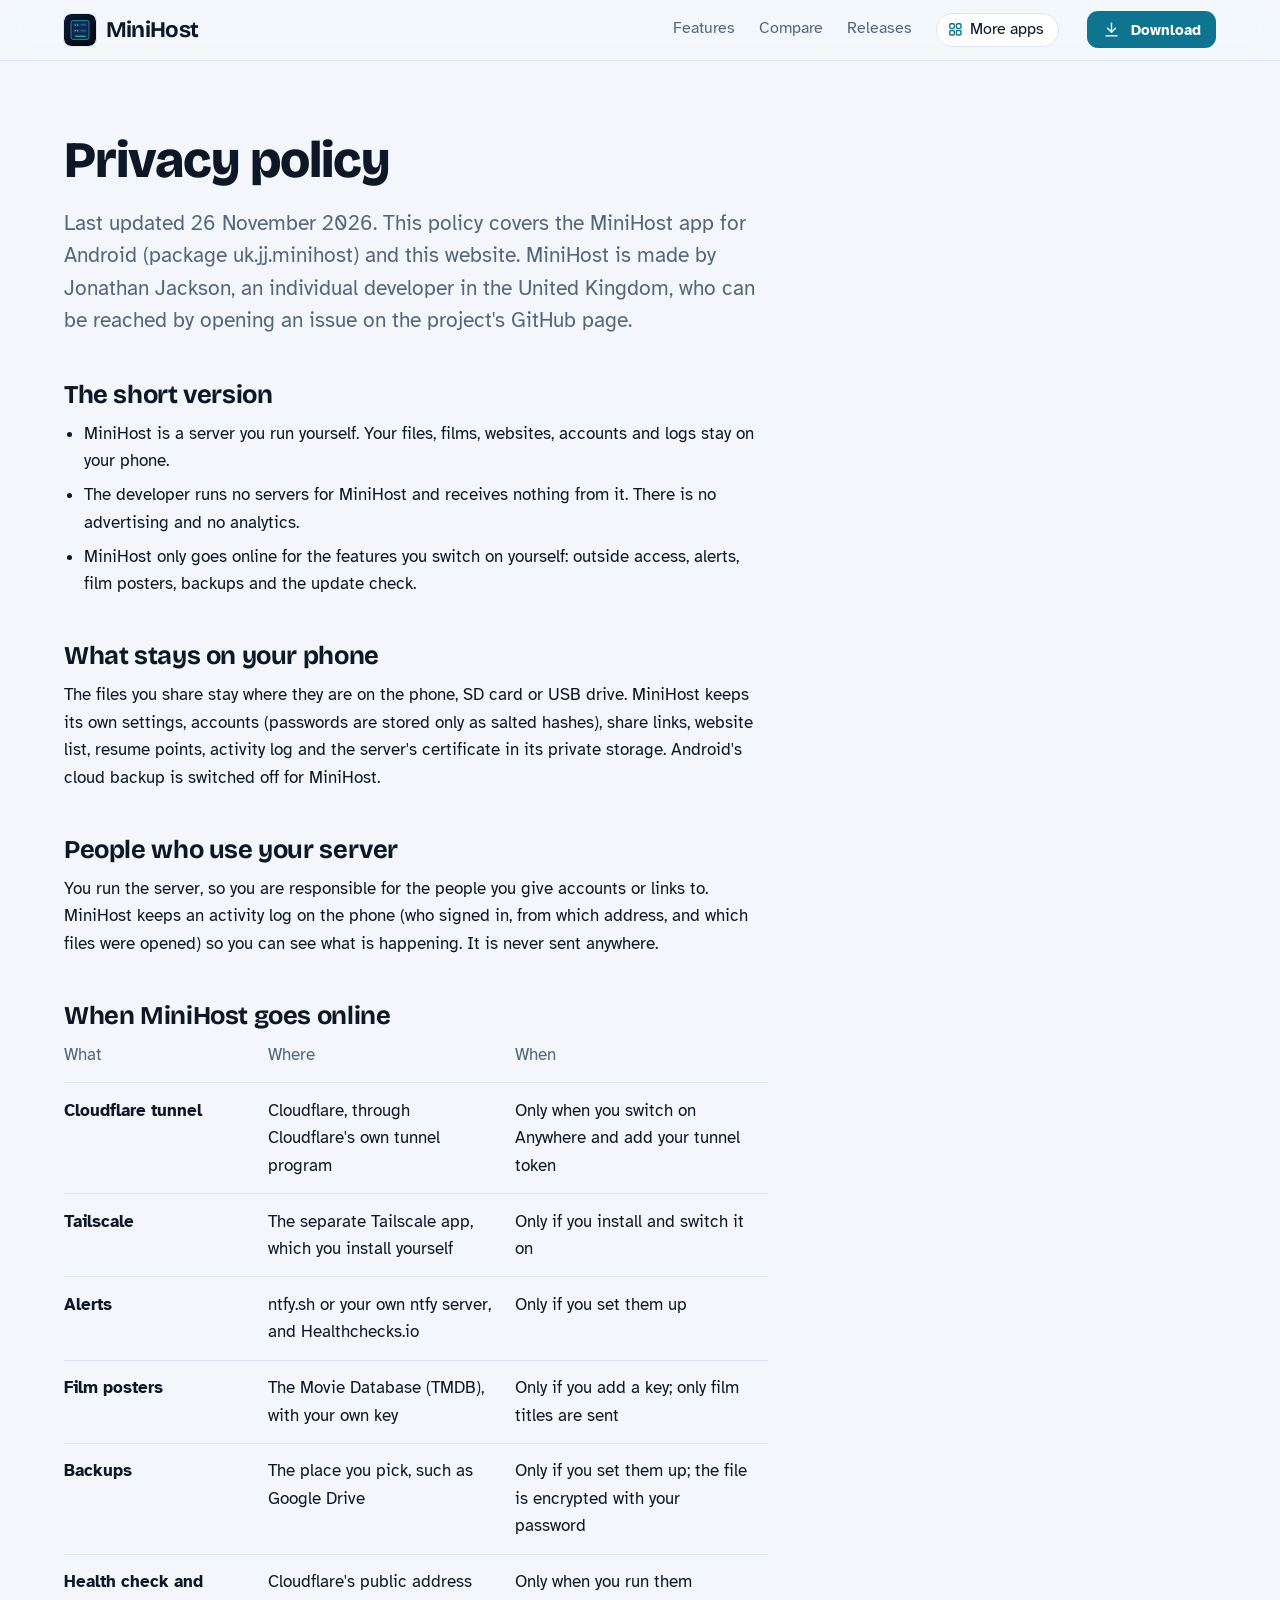
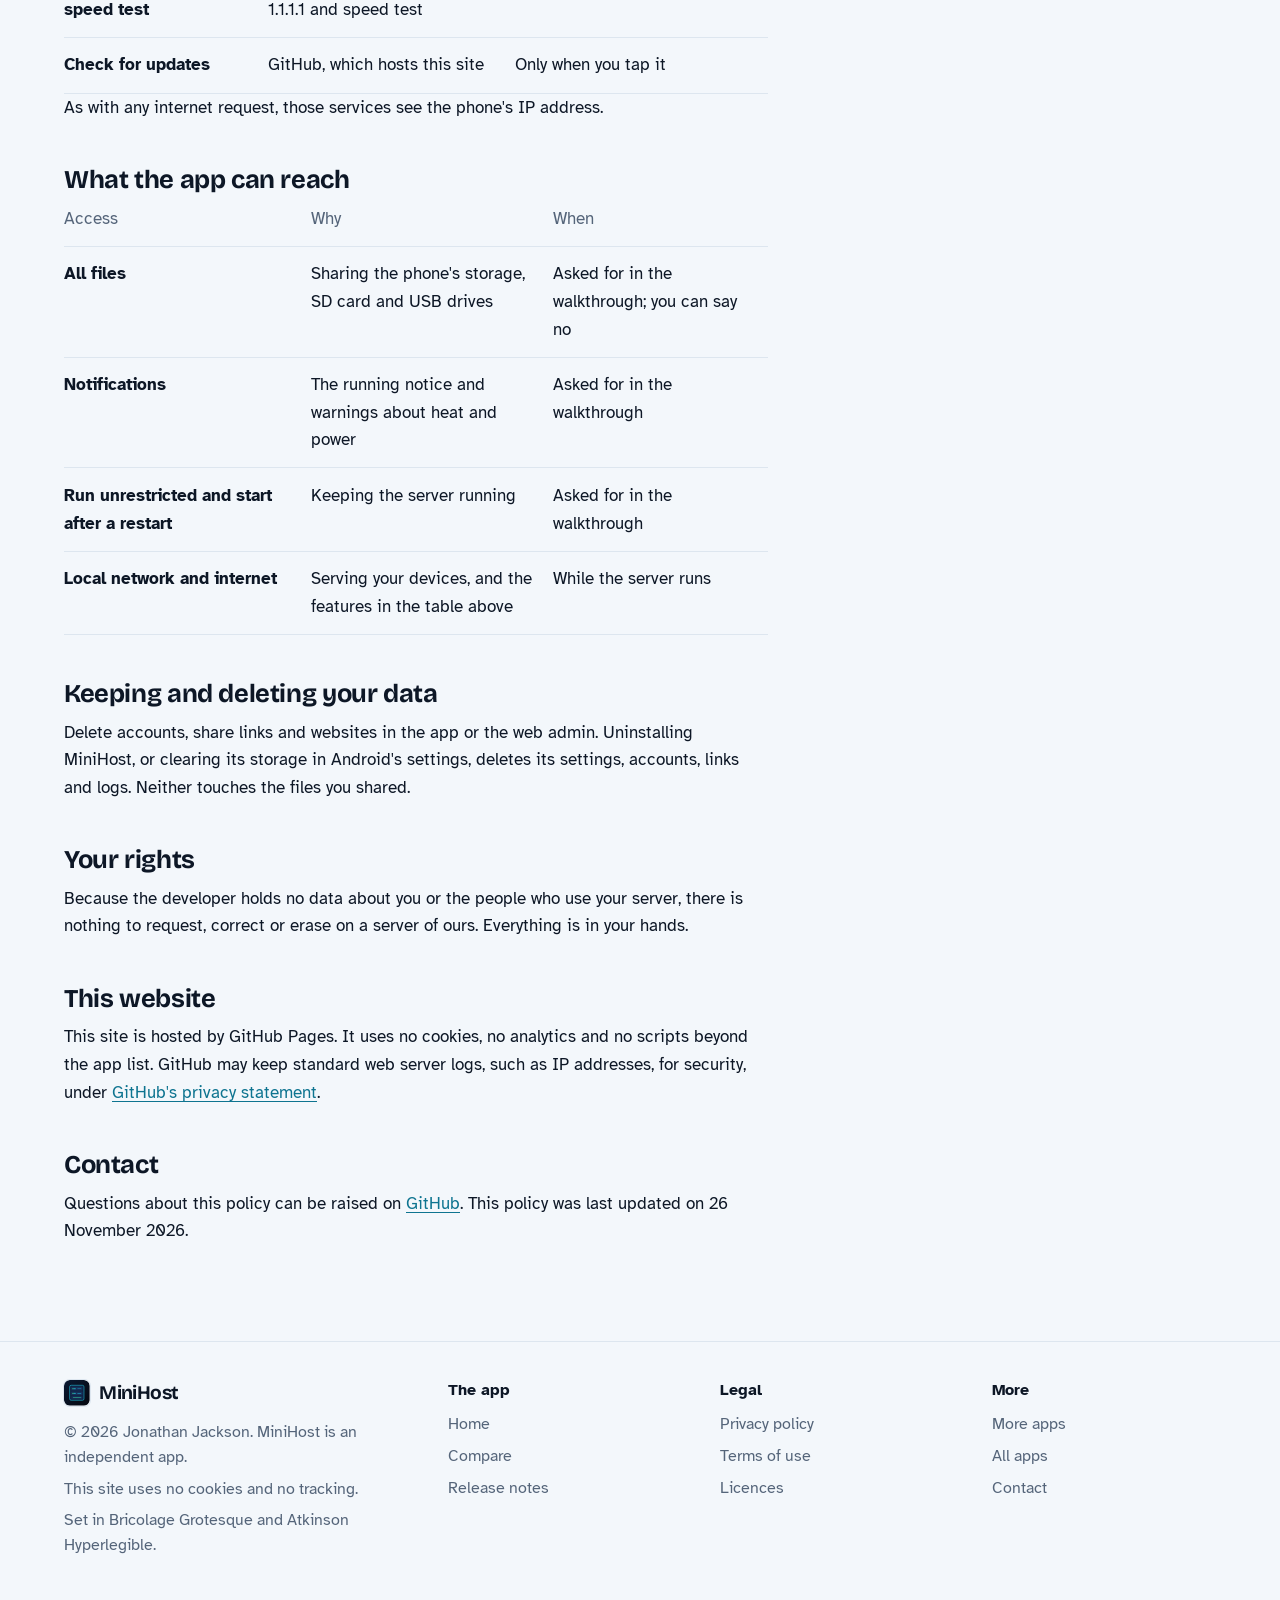
<file: privacy.html>
<!DOCTYPE html>
<html lang="en-GB">
<head>
<meta charset="utf-8">
<meta name="viewport" content="width=device-width, initial-scale=1">
<title>MiniHost privacy policy</title>
<meta name="description" content="What MiniHost does with your information: in short, it stays on your phone.">
<meta name="author" content="Jonathan Jackson">
<link rel="canonical" href="https://customgpter.github.io/minihost/privacy.html">
<meta name="theme-color" content="#f3f7fb" media="(prefers-color-scheme: light)">
<meta name="theme-color" content="#060a13" media="(prefers-color-scheme: dark)">
<meta property="og:type" content="website">
<meta property="og:site_name" content="MiniHost">
<meta property="og:title" content="MiniHost privacy policy">
<meta property="og:description" content="What MiniHost does with your information: in short, it stays on your phone.">
<meta property="og:url" content="https://customgpter.github.io/minihost/privacy.html">
<meta property="og:image" content="https://customgpter.github.io/minihost/assets/og.png">
<meta property="og:image:width" content="1200">
<meta property="og:image:height" content="630">
<meta property="og:image:alt" content="MiniHost&#x27;s dashboard: the server online, its address, uptime, storage and temperature">
<meta property="og:locale" content="en_GB">
<meta name="twitter:card" content="summary_large_image">
<link rel="icon" href="./assets/favicon.svg" type="image/svg+xml">
<link rel="apple-touch-icon" href="./assets/apple-touch-icon.png">
<link rel="preload" href="./assets/fonts/bricolage-grotesque-latin.woff2" as="font" type="font/woff2" crossorigin>
<link rel="preload" href="./assets/fonts/atkinson-hyperlegible-latin-400-normal.woff2" as="font" type="font/woff2" crossorigin>
<link rel="stylesheet" href="./assets/site.css?v=1">
<link rel="stylesheet" href="./assets/house.css?v=1">
<link rel="stylesheet" href="./assets/apps-list.css?v=1">
<script src="./assets/apps-list.js?v=1" defer></script>
</head>
<body>
<a class="skip" href="#main">Skip to content</a>
<header class="masthead">
<div class="wrap">
<a class="brand" href="./" aria-label="MiniHost home"><svg viewBox="0 0 108 108" aria-hidden="true"><defs><linearGradient id="mhbg" x1="0" y1="0" x2="1" y2="1"><stop offset="0" stop-color="#0b1a33"/><stop offset="1" stop-color="#04070e"/></linearGradient></defs><rect width="108" height="108" rx="24" fill="url(#mhbg)"/><g transform="translate(54 54) scale(1.32) translate(-54 -54)"><path d="M36,30h36a5,5 0 0 1 5,5v38a5,5 0 0 1 -5,5h-36a5,5 0 0 1 -5,-5v-38a5,5 0 0 1 5,-5z" fill="#0f2140" stroke="#22d3ee" stroke-width="1.6"/><path d="M38,35h32a2,2 0 0 1 2,2v8a2,2 0 0 1 -2,2h-32a2,2 0 0 1 -2,-2v-8a2,2 0 0 1 2,-2z" fill="#16305a"/><path d="M38,50h32a2,2 0 0 1 2,2v8a2,2 0 0 1 -2,2h-32a2,2 0 0 1 -2,-2v-8a2,2 0 0 1 2,-2z" fill="#16305a"/><path d="M38,65h32a2,2 0 0 1 2,2v4a2,2 0 0 1 -2,2h-32a2,2 0 0 1 -2,-2v-4a2,2 0 0 1 2,-2z" fill="#16305a"/><circle cx="42" cy="41" r="2" fill="#34d399"/><circle cx="48" cy="41" r="2" fill="#22d3ee"/><circle cx="42" cy="56" r="2" fill="#34d399"/><circle cx="48" cy="56" r="2" fill="#22d3ee"/><path d="M56,40h12v2h-12z M56,55h12v2h-12z" fill="#22d3ee" fill-opacity=".6"/><path d="M42,69h26v2h-26z" fill="#34d399"/></g></svg><span>MiniHost</span></a>
<nav aria-label="Main"><ul><li><a href="./#features">Features</a></li><li><a href="./compare.html">Compare</a></li><li><a href="./releases.html">Releases</a></li><li><a class="more-apps" href="./more-apps.html"><svg class="ico" viewBox="0 0 24 24" aria-hidden="true"><rect x="4" y="4" width="6.5" height="6.5" rx="1.6"/><rect x="13.5" y="4" width="6.5" height="6.5" rx="1.6"/><rect x="4" y="13.5" width="6.5" height="6.5" rx="1.6"/><rect x="13.5" y="13.5" width="6.5" height="6.5" rx="1.6"/></svg>More apps</a></li></ul></nav>
<a class="button small" href="https://github.com/CustomGPTer/minihost/releases/latest/download/MiniHost.apk"><svg class="ico" viewBox="0 0 24 24" aria-hidden="true"><path d="M12 4v11"/><path d="M7 10.5l5 5 5-5"/><path d="M5 20h14"/></svg>Download</a>
</div>
</header>
<main id="main" class="doc">
<div class="wrap">
<div class="measure">
<h1>Privacy policy</h1>
<p class="lede">Last updated 26 November 2026. This policy covers the MiniHost app for Android (package uk.jj.minihost) and this website. MiniHost is made by Jonathan Jackson, an individual developer in the United Kingdom, who can be reached by opening an issue on the project's GitHub page.</p>
<h2 id="short">The short version</h2><ul>
<li>MiniHost is a server you run yourself. Your files, films, websites, accounts and logs stay on your phone.</li>
<li>The developer runs no servers for MiniHost and receives nothing from it. There is no advertising and no analytics.</li>
<li>MiniHost only goes online for the features you switch on yourself: outside access, alerts, film posters, backups and the update check.</li>
</ul><h2 id="kept">What stays on your phone</h2><p>The files you share stay where they are on the phone, SD card or USB drive. MiniHost keeps its own settings, accounts (passwords are stored only as salted hashes), share links, website list, resume points, activity log and the server's certificate in its private storage. Android's cloud backup is switched off for MiniHost.</p><h2 id="visitors">People who use your server</h2><p>You run the server, so you are responsible for the people you give accounts or links to. MiniHost keeps an activity log on the phone (who signed in, from which address, and which files were opened) so you can see what is happening. It is never sent anywhere.</p><h2 id="online">When MiniHost goes online</h2><table>
<thead><tr><th scope="col">What</th><th scope="col">Where</th><th scope="col">When</th></tr></thead>
<tbody>
<tr><th scope="row">Cloudflare tunnel</th><td>Cloudflare, through Cloudflare's own tunnel program</td><td>Only when you switch on Anywhere and add your tunnel token</td></tr>
<tr><th scope="row">Tailscale</th><td>The separate Tailscale app, which you install yourself</td><td>Only if you install and switch it on</td></tr>
<tr><th scope="row">Alerts</th><td>ntfy.sh or your own ntfy server, and Healthchecks.io</td><td>Only if you set them up</td></tr>
<tr><th scope="row">Film posters</th><td>The Movie Database (TMDB), with your own key</td><td>Only if you add a key; only film titles are sent</td></tr>
<tr><th scope="row">Backups</th><td>The place you pick, such as Google Drive</td><td>Only if you set them up; the file is encrypted with your password</td></tr>
<tr><th scope="row">Health check and speed test</th><td>Cloudflare's public address 1.1.1.1 and speed test</td><td>Only when you run them</td></tr>
<tr><th scope="row">Check for updates</th><td>GitHub, which hosts this site</td><td>Only when you tap it</td></tr>
</tbody>
</table>
<p>As with any internet request, those services see the phone's IP address.</p><h2 id="reach">What the app can reach</h2><table>
<thead><tr><th scope="col">Access</th><th scope="col">Why</th><th scope="col">When</th></tr></thead>
<tbody>
<tr><th scope="row">All files</th><td>Sharing the phone's storage, SD card and USB drives</td><td>Asked for in the walkthrough; you can say no</td></tr>
<tr><th scope="row">Notifications</th><td>The running notice and warnings about heat and power</td><td>Asked for in the walkthrough</td></tr>
<tr><th scope="row">Run unrestricted and start after a restart</th><td>Keeping the server running</td><td>Asked for in the walkthrough</td></tr>
<tr><th scope="row">Local network and internet</th><td>Serving your devices, and the features in the table above</td><td>While the server runs</td></tr>
</tbody>
</table><h2 id="deleting">Keeping and deleting your data</h2><p>Delete accounts, share links and websites in the app or the web admin. Uninstalling MiniHost, or clearing its storage in Android's settings, deletes its settings, accounts, links and logs. Neither touches the files you shared.</p><h2 id="rights">Your rights</h2><p>Because the developer holds no data about you or the people who use your server, there is nothing to request, correct or erase on a server of ours. Everything is in your hands.</p><h2 id="website">This website</h2><p>This site is hosted by GitHub Pages. It uses no cookies, no analytics and no scripts beyond the app list. GitHub may keep standard web server logs, such as IP addresses, for security, under <a href="https://docs.github.com/en/site-policy/privacy-policies/github-general-privacy-statement">GitHub's privacy statement</a>.</p>
<h2 id="contact">Contact</h2>
<p>Questions about this policy can be raised on <a href="https://github.com/CustomGPTer/minihost/issues">GitHub</a>. This policy was last updated on 26 November 2026.</p>
</div>
</div>
</main>
<footer class="colophon">
<div class="wrap">
<div>
<a class="brand" href="./" aria-label="MiniHost home"><svg viewBox="0 0 108 108" aria-hidden="true"><defs><linearGradient id="mhbg" x1="0" y1="0" x2="1" y2="1"><stop offset="0" stop-color="#0b1a33"/><stop offset="1" stop-color="#04070e"/></linearGradient></defs><rect width="108" height="108" rx="24" fill="url(#mhbg)"/><g transform="translate(54 54) scale(1.32) translate(-54 -54)"><path d="M36,30h36a5,5 0 0 1 5,5v38a5,5 0 0 1 -5,5h-36a5,5 0 0 1 -5,-5v-38a5,5 0 0 1 5,-5z" fill="#0f2140" stroke="#22d3ee" stroke-width="1.6"/><path d="M38,35h32a2,2 0 0 1 2,2v8a2,2 0 0 1 -2,2h-32a2,2 0 0 1 -2,-2v-8a2,2 0 0 1 2,-2z" fill="#16305a"/><path d="M38,50h32a2,2 0 0 1 2,2v8a2,2 0 0 1 -2,2h-32a2,2 0 0 1 -2,-2v-8a2,2 0 0 1 2,-2z" fill="#16305a"/><path d="M38,65h32a2,2 0 0 1 2,2v4a2,2 0 0 1 -2,2h-32a2,2 0 0 1 -2,-2v-4a2,2 0 0 1 2,-2z" fill="#16305a"/><circle cx="42" cy="41" r="2" fill="#34d399"/><circle cx="48" cy="41" r="2" fill="#22d3ee"/><circle cx="42" cy="56" r="2" fill="#34d399"/><circle cx="48" cy="56" r="2" fill="#22d3ee"/><path d="M56,40h12v2h-12z M56,55h12v2h-12z" fill="#22d3ee" fill-opacity=".6"/><path d="M42,69h26v2h-26z" fill="#34d399"/></g></svg><span>MiniHost</span></a>
<p>&copy; 2026 Jonathan Jackson. MiniHost is an independent app.</p>
<p>This site uses no cookies and no tracking.</p>
<p>Set in Bricolage Grotesque and Atkinson Hyperlegible.</p>
</div>
<nav aria-label="The app"><h2>The app</h2><ul>
<li><a href="./">Home</a></li>
<li><a href="./compare.html">Compare</a></li>
<li><a href="./releases.html">Release notes</a></li>

</ul></nav>
<nav aria-label="Legal"><h2>Legal</h2><ul>
<li><a href="./privacy.html">Privacy policy</a></li>
<li><a href="./terms.html">Terms of use</a></li>
<li><a href="./licences.html">Licences</a></li>
</ul></nav>
<nav aria-label="More"><h2>More</h2><ul>
<li><a href="./more-apps.html">More apps</a></li>
<li><a href="https://customgpter.github.io/">All apps</a></li>
<li><a href="https://github.com/CustomGPTer/minihost/issues">Contact</a></li>
</ul></nav>
</div>
</footer>
</body>
</html>
</file>
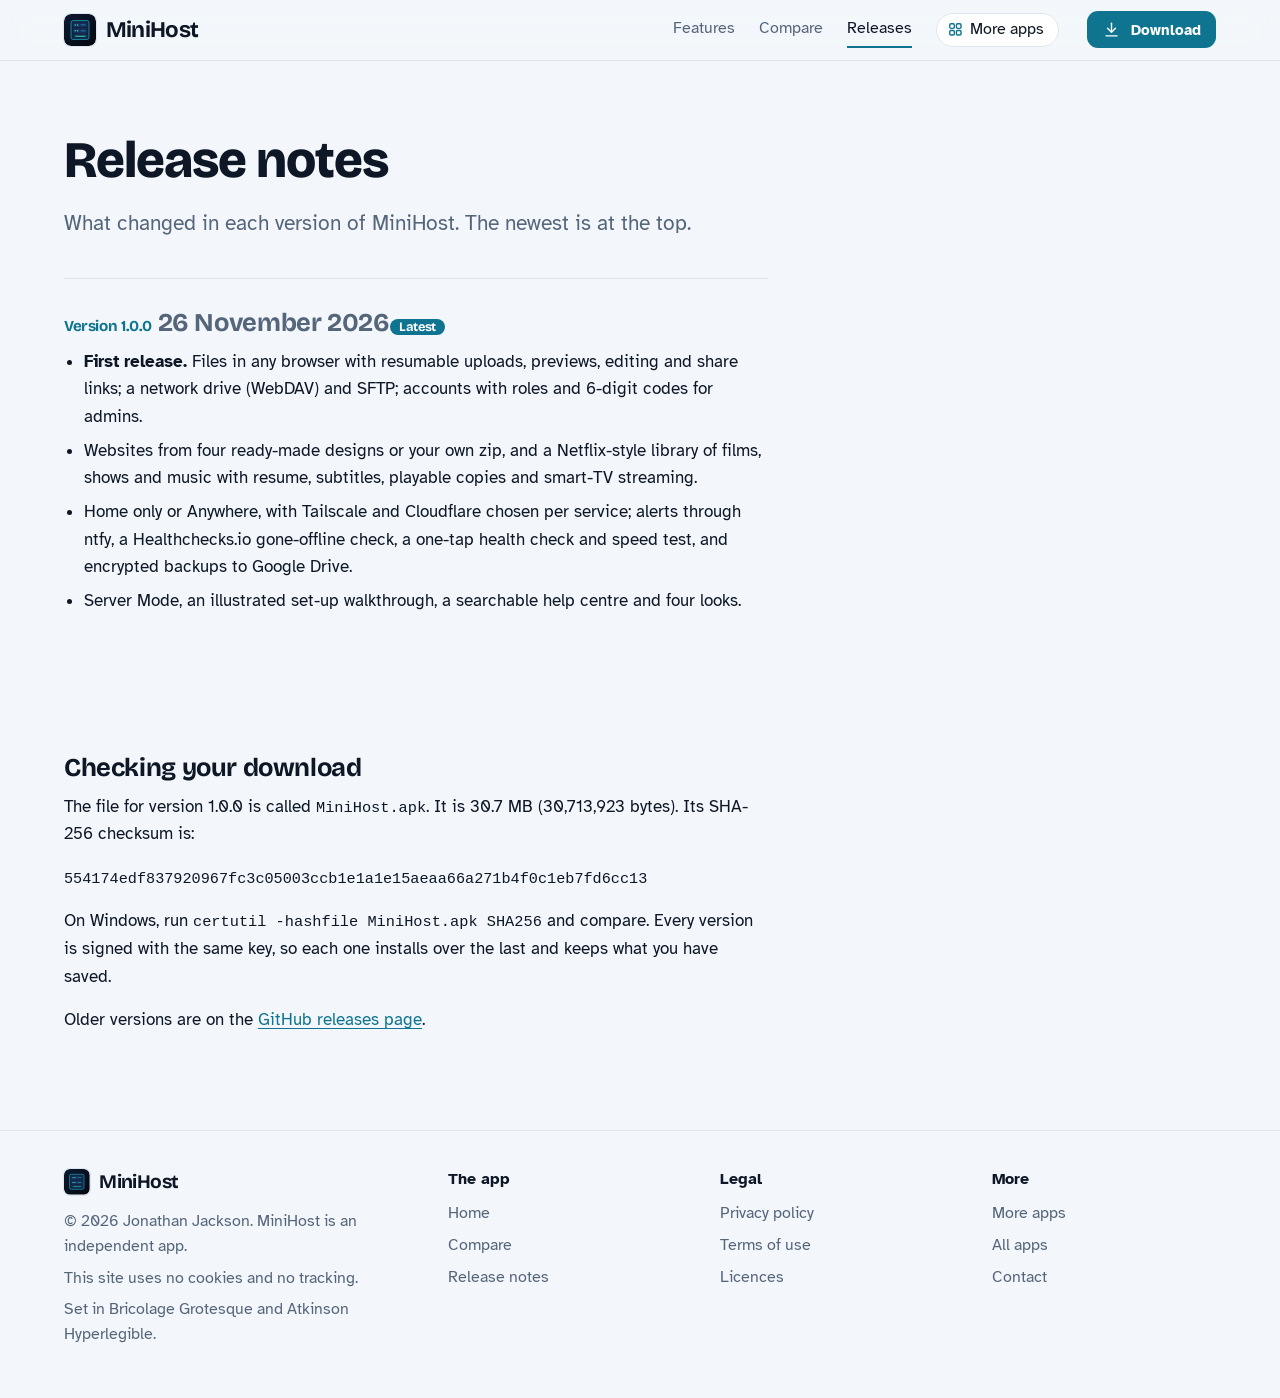
<file: releases.html>
<!DOCTYPE html>
<html lang="en-GB">
<head>
<meta charset="utf-8">
<meta name="viewport" content="width=device-width, initial-scale=1">
<title>MiniHost release notes</title>
<meta name="description" content="What changed in each version of MiniHost, with the file size and checksum to check your download.">
<meta name="author" content="Jonathan Jackson">
<link rel="canonical" href="https://customgpter.github.io/minihost/releases.html">
<meta name="theme-color" content="#f3f7fb" media="(prefers-color-scheme: light)">
<meta name="theme-color" content="#060a13" media="(prefers-color-scheme: dark)">
<meta property="og:type" content="website">
<meta property="og:site_name" content="MiniHost">
<meta property="og:title" content="MiniHost release notes">
<meta property="og:description" content="What changed in each version of MiniHost, with the file size and checksum to check your download.">
<meta property="og:url" content="https://customgpter.github.io/minihost/releases.html">
<meta property="og:image" content="https://customgpter.github.io/minihost/assets/og.png">
<meta property="og:image:width" content="1200">
<meta property="og:image:height" content="630">
<meta property="og:image:alt" content="MiniHost&#x27;s dashboard: the server online, its address, uptime, storage and temperature">
<meta property="og:locale" content="en_GB">
<meta name="twitter:card" content="summary_large_image">
<link rel="icon" href="./assets/favicon.svg" type="image/svg+xml">
<link rel="apple-touch-icon" href="./assets/apple-touch-icon.png">
<link rel="preload" href="./assets/fonts/bricolage-grotesque-latin.woff2" as="font" type="font/woff2" crossorigin>
<link rel="preload" href="./assets/fonts/atkinson-hyperlegible-latin-400-normal.woff2" as="font" type="font/woff2" crossorigin>
<link rel="stylesheet" href="./assets/site.css?v=1">
<link rel="stylesheet" href="./assets/house.css?v=1">
<link rel="stylesheet" href="./assets/apps-list.css?v=1">
<script src="./assets/apps-list.js?v=1" defer></script>
</head>
<body>
<a class="skip" href="#main">Skip to content</a>
<header class="masthead">
<div class="wrap">
<a class="brand" href="./" aria-label="MiniHost home"><svg viewBox="0 0 108 108" aria-hidden="true"><defs><linearGradient id="mhbg" x1="0" y1="0" x2="1" y2="1"><stop offset="0" stop-color="#0b1a33"/><stop offset="1" stop-color="#04070e"/></linearGradient></defs><rect width="108" height="108" rx="24" fill="url(#mhbg)"/><g transform="translate(54 54) scale(1.32) translate(-54 -54)"><path d="M36,30h36a5,5 0 0 1 5,5v38a5,5 0 0 1 -5,5h-36a5,5 0 0 1 -5,-5v-38a5,5 0 0 1 5,-5z" fill="#0f2140" stroke="#22d3ee" stroke-width="1.6"/><path d="M38,35h32a2,2 0 0 1 2,2v8a2,2 0 0 1 -2,2h-32a2,2 0 0 1 -2,-2v-8a2,2 0 0 1 2,-2z" fill="#16305a"/><path d="M38,50h32a2,2 0 0 1 2,2v8a2,2 0 0 1 -2,2h-32a2,2 0 0 1 -2,-2v-8a2,2 0 0 1 2,-2z" fill="#16305a"/><path d="M38,65h32a2,2 0 0 1 2,2v4a2,2 0 0 1 -2,2h-32a2,2 0 0 1 -2,-2v-4a2,2 0 0 1 2,-2z" fill="#16305a"/><circle cx="42" cy="41" r="2" fill="#34d399"/><circle cx="48" cy="41" r="2" fill="#22d3ee"/><circle cx="42" cy="56" r="2" fill="#34d399"/><circle cx="48" cy="56" r="2" fill="#22d3ee"/><path d="M56,40h12v2h-12z M56,55h12v2h-12z" fill="#22d3ee" fill-opacity=".6"/><path d="M42,69h26v2h-26z" fill="#34d399"/></g></svg><span>MiniHost</span></a>
<nav aria-label="Main"><ul><li><a href="./#features">Features</a></li><li><a href="./compare.html">Compare</a></li><li><a href="./releases.html" aria-current="page">Releases</a></li><li><a class="more-apps" href="./more-apps.html"><svg class="ico" viewBox="0 0 24 24" aria-hidden="true"><rect x="4" y="4" width="6.5" height="6.5" rx="1.6"/><rect x="13.5" y="4" width="6.5" height="6.5" rx="1.6"/><rect x="4" y="13.5" width="6.5" height="6.5" rx="1.6"/><rect x="13.5" y="13.5" width="6.5" height="6.5" rx="1.6"/></svg>More apps</a></li></ul></nav>
<a class="button small" href="https://github.com/CustomGPTer/minihost/releases/latest/download/MiniHost.apk"><svg class="ico" viewBox="0 0 24 24" aria-hidden="true"><path d="M12 4v11"/><path d="M7 10.5l5 5 5-5"/><path d="M5 20h14"/></svg>Download</a>
</div>
</header>
<main id="main" class="doc">
<div class="wrap">
<div class="measure">
<h1>Release notes</h1>
<p class="lede">What changed in each version of MiniHost. The newest is at the top.</p>
<section class="release" id="v1.0.0"><h2><span class="ver">Version 1.0.0</span> <span class="when">26 November 2026</span><span class="tag">Latest</span></h2><ul><li><b>First release.</b> Files in any browser with resumable uploads, previews, editing and share links; a network drive (WebDAV) and SFTP; accounts with roles and 6-digit codes for admins.</li><li>Websites from four ready-made designs or your own zip, and a Netflix-style library of films, shows and music with resume, subtitles, playable copies and smart-TV streaming.</li><li>Home only or Anywhere, with Tailscale and Cloudflare chosen per service; alerts through ntfy, a Healthchecks.io gone-offline check, a one-tap health check and speed test, and encrypted backups to Google Drive.</li><li>Server Mode, an illustrated set-up walkthrough, a searchable help centre and four looks.</li></ul></section>
<h2 id="checking">Checking your download</h2>
<p>The file for version 1.0.0 is called <code>MiniHost.apk</code>. It is 30.7 MB (30,713,923 bytes). Its SHA-256 checksum is:</p>
<p><code class="sum">554174edf837920967fc3c05003ccb1e1a1e15aeaa66a271b4f0c1eb7fd6cc13</code></p>
<p>On Windows, run <code>certutil -hashfile MiniHost.apk SHA256</code> and compare. Every version is signed with the same key, so each one installs over the last and keeps what you have saved.</p>
<p>Older versions are on the <a href="https://github.com/CustomGPTer/minihost/releases">GitHub releases page</a>.</p>
</div>
</div>
</main>
<footer class="colophon">
<div class="wrap">
<div>
<a class="brand" href="./" aria-label="MiniHost home"><svg viewBox="0 0 108 108" aria-hidden="true"><defs><linearGradient id="mhbg" x1="0" y1="0" x2="1" y2="1"><stop offset="0" stop-color="#0b1a33"/><stop offset="1" stop-color="#04070e"/></linearGradient></defs><rect width="108" height="108" rx="24" fill="url(#mhbg)"/><g transform="translate(54 54) scale(1.32) translate(-54 -54)"><path d="M36,30h36a5,5 0 0 1 5,5v38a5,5 0 0 1 -5,5h-36a5,5 0 0 1 -5,-5v-38a5,5 0 0 1 5,-5z" fill="#0f2140" stroke="#22d3ee" stroke-width="1.6"/><path d="M38,35h32a2,2 0 0 1 2,2v8a2,2 0 0 1 -2,2h-32a2,2 0 0 1 -2,-2v-8a2,2 0 0 1 2,-2z" fill="#16305a"/><path d="M38,50h32a2,2 0 0 1 2,2v8a2,2 0 0 1 -2,2h-32a2,2 0 0 1 -2,-2v-8a2,2 0 0 1 2,-2z" fill="#16305a"/><path d="M38,65h32a2,2 0 0 1 2,2v4a2,2 0 0 1 -2,2h-32a2,2 0 0 1 -2,-2v-4a2,2 0 0 1 2,-2z" fill="#16305a"/><circle cx="42" cy="41" r="2" fill="#34d399"/><circle cx="48" cy="41" r="2" fill="#22d3ee"/><circle cx="42" cy="56" r="2" fill="#34d399"/><circle cx="48" cy="56" r="2" fill="#22d3ee"/><path d="M56,40h12v2h-12z M56,55h12v2h-12z" fill="#22d3ee" fill-opacity=".6"/><path d="M42,69h26v2h-26z" fill="#34d399"/></g></svg><span>MiniHost</span></a>
<p>&copy; 2026 Jonathan Jackson. MiniHost is an independent app.</p>
<p>This site uses no cookies and no tracking.</p>
<p>Set in Bricolage Grotesque and Atkinson Hyperlegible.</p>
</div>
<nav aria-label="The app"><h2>The app</h2><ul>
<li><a href="./">Home</a></li>
<li><a href="./compare.html">Compare</a></li>
<li><a href="./releases.html">Release notes</a></li>

</ul></nav>
<nav aria-label="Legal"><h2>Legal</h2><ul>
<li><a href="./privacy.html">Privacy policy</a></li>
<li><a href="./terms.html">Terms of use</a></li>
<li><a href="./licences.html">Licences</a></li>
</ul></nav>
<nav aria-label="More"><h2>More</h2><ul>
<li><a href="./more-apps.html">More apps</a></li>
<li><a href="https://customgpter.github.io/">All apps</a></li>
<li><a href="https://github.com/CustomGPTer/minihost/issues">Contact</a></li>
</ul></nav>
</div>
</footer>
</body>
</html>
</file>
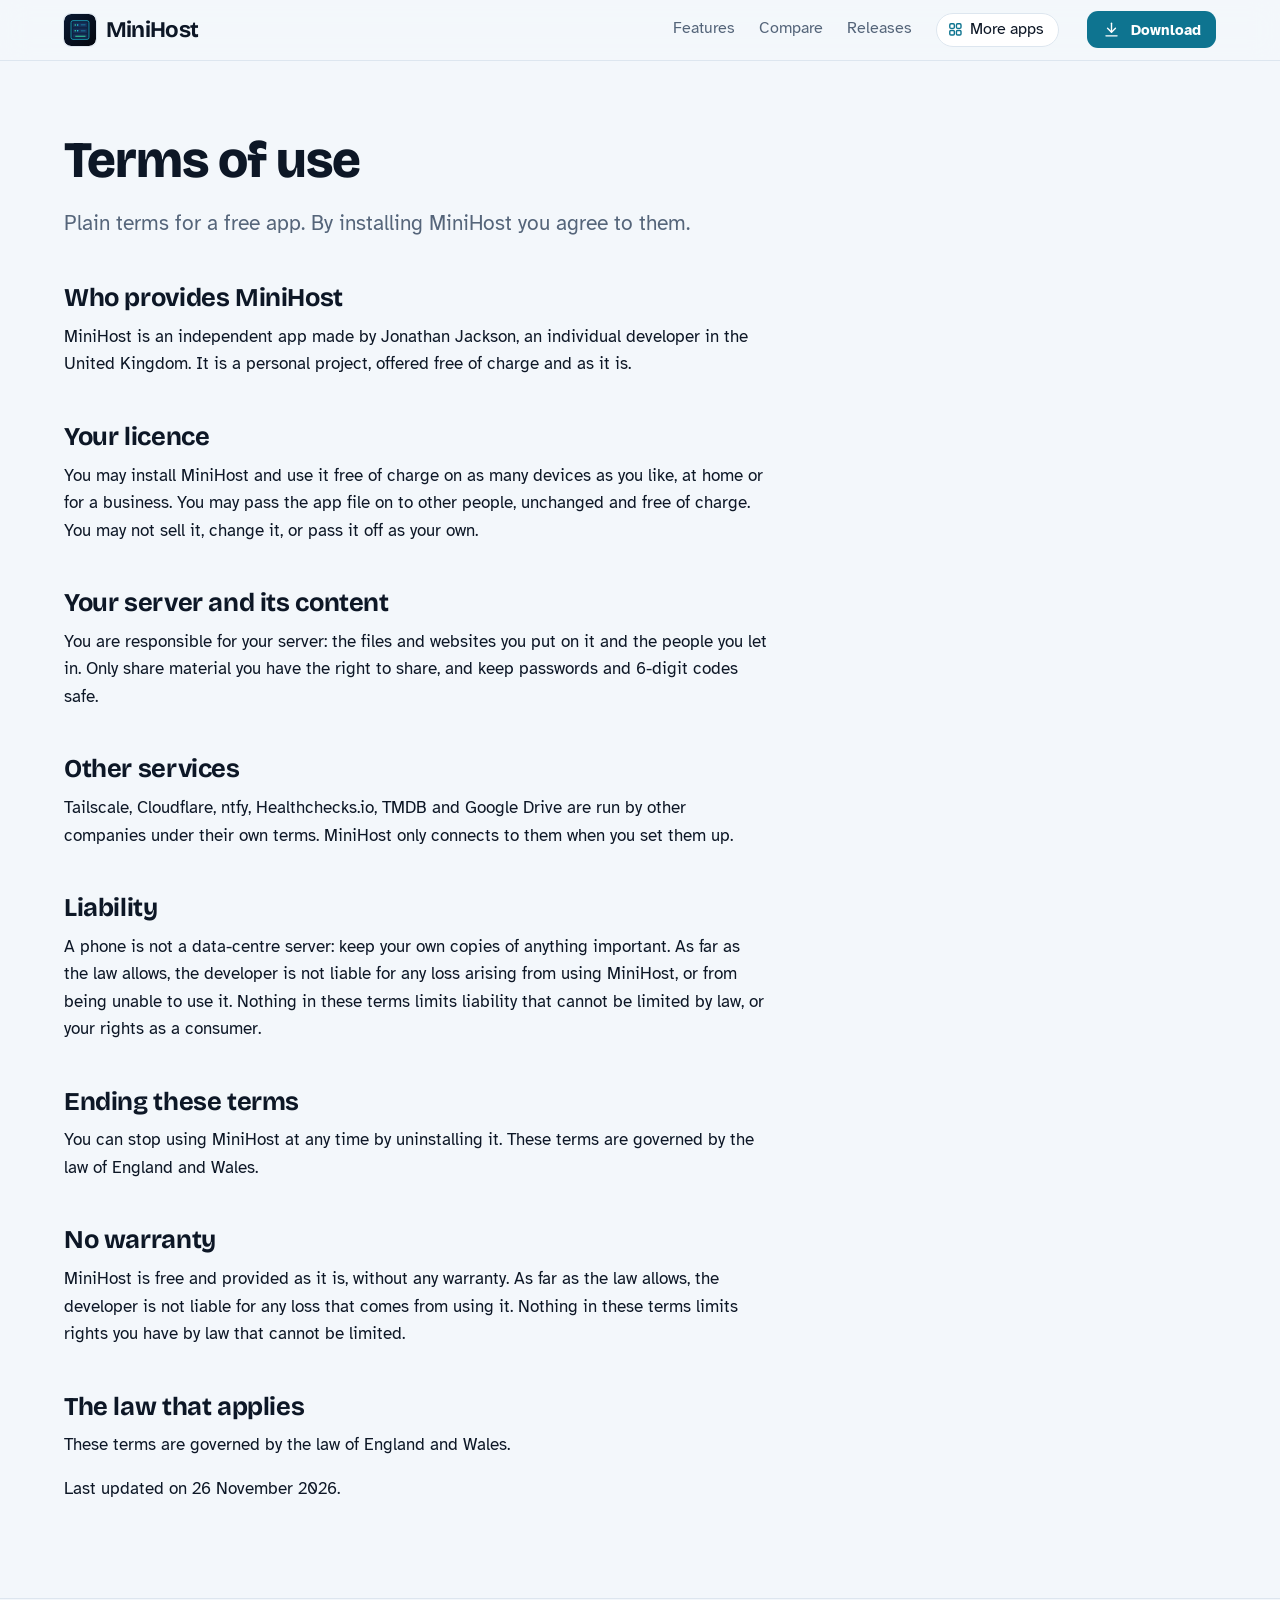
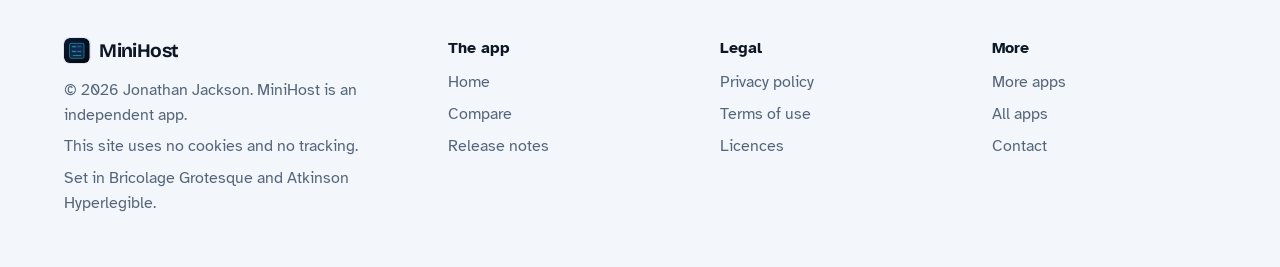
<file: terms.html>
<!DOCTYPE html>
<html lang="en-GB">
<head>
<meta charset="utf-8">
<meta name="viewport" content="width=device-width, initial-scale=1">
<title>MiniHost terms of use</title>
<meta name="description" content="The terms for using MiniHost.">
<meta name="author" content="Jonathan Jackson">
<link rel="canonical" href="https://customgpter.github.io/minihost/terms.html">
<meta name="theme-color" content="#f3f7fb" media="(prefers-color-scheme: light)">
<meta name="theme-color" content="#060a13" media="(prefers-color-scheme: dark)">
<meta property="og:type" content="website">
<meta property="og:site_name" content="MiniHost">
<meta property="og:title" content="MiniHost terms of use">
<meta property="og:description" content="The terms for using MiniHost.">
<meta property="og:url" content="https://customgpter.github.io/minihost/terms.html">
<meta property="og:image" content="https://customgpter.github.io/minihost/assets/og.png">
<meta property="og:image:width" content="1200">
<meta property="og:image:height" content="630">
<meta property="og:image:alt" content="MiniHost&#x27;s dashboard: the server online, its address, uptime, storage and temperature">
<meta property="og:locale" content="en_GB">
<meta name="twitter:card" content="summary_large_image">
<link rel="icon" href="./assets/favicon.svg" type="image/svg+xml">
<link rel="apple-touch-icon" href="./assets/apple-touch-icon.png">
<link rel="preload" href="./assets/fonts/bricolage-grotesque-latin.woff2" as="font" type="font/woff2" crossorigin>
<link rel="preload" href="./assets/fonts/atkinson-hyperlegible-latin-400-normal.woff2" as="font" type="font/woff2" crossorigin>
<link rel="stylesheet" href="./assets/site.css?v=1">
<link rel="stylesheet" href="./assets/house.css?v=1">
<link rel="stylesheet" href="./assets/apps-list.css?v=1">
<script src="./assets/apps-list.js?v=1" defer></script>
</head>
<body>
<a class="skip" href="#main">Skip to content</a>
<header class="masthead">
<div class="wrap">
<a class="brand" href="./" aria-label="MiniHost home"><svg viewBox="0 0 108 108" aria-hidden="true"><defs><linearGradient id="mhbg" x1="0" y1="0" x2="1" y2="1"><stop offset="0" stop-color="#0b1a33"/><stop offset="1" stop-color="#04070e"/></linearGradient></defs><rect width="108" height="108" rx="24" fill="url(#mhbg)"/><g transform="translate(54 54) scale(1.32) translate(-54 -54)"><path d="M36,30h36a5,5 0 0 1 5,5v38a5,5 0 0 1 -5,5h-36a5,5 0 0 1 -5,-5v-38a5,5 0 0 1 5,-5z" fill="#0f2140" stroke="#22d3ee" stroke-width="1.6"/><path d="M38,35h32a2,2 0 0 1 2,2v8a2,2 0 0 1 -2,2h-32a2,2 0 0 1 -2,-2v-8a2,2 0 0 1 2,-2z" fill="#16305a"/><path d="M38,50h32a2,2 0 0 1 2,2v8a2,2 0 0 1 -2,2h-32a2,2 0 0 1 -2,-2v-8a2,2 0 0 1 2,-2z" fill="#16305a"/><path d="M38,65h32a2,2 0 0 1 2,2v4a2,2 0 0 1 -2,2h-32a2,2 0 0 1 -2,-2v-4a2,2 0 0 1 2,-2z" fill="#16305a"/><circle cx="42" cy="41" r="2" fill="#34d399"/><circle cx="48" cy="41" r="2" fill="#22d3ee"/><circle cx="42" cy="56" r="2" fill="#34d399"/><circle cx="48" cy="56" r="2" fill="#22d3ee"/><path d="M56,40h12v2h-12z M56,55h12v2h-12z" fill="#22d3ee" fill-opacity=".6"/><path d="M42,69h26v2h-26z" fill="#34d399"/></g></svg><span>MiniHost</span></a>
<nav aria-label="Main"><ul><li><a href="./#features">Features</a></li><li><a href="./compare.html">Compare</a></li><li><a href="./releases.html">Releases</a></li><li><a class="more-apps" href="./more-apps.html"><svg class="ico" viewBox="0 0 24 24" aria-hidden="true"><rect x="4" y="4" width="6.5" height="6.5" rx="1.6"/><rect x="13.5" y="4" width="6.5" height="6.5" rx="1.6"/><rect x="4" y="13.5" width="6.5" height="6.5" rx="1.6"/><rect x="13.5" y="13.5" width="6.5" height="6.5" rx="1.6"/></svg>More apps</a></li></ul></nav>
<a class="button small" href="https://github.com/CustomGPTer/minihost/releases/latest/download/MiniHost.apk"><svg class="ico" viewBox="0 0 24 24" aria-hidden="true"><path d="M12 4v11"/><path d="M7 10.5l5 5 5-5"/><path d="M5 20h14"/></svg>Download</a>
</div>
</header>
<main id="main" class="doc">
<div class="wrap">
<div class="measure">
<h1>Terms of use</h1>
<p class="lede">Plain terms for a free app. By installing MiniHost you agree to them.</p>
<h2 id="who">Who provides MiniHost</h2><p>MiniHost is an independent app made by Jonathan Jackson, an individual developer in the United Kingdom. It is a personal project, offered free of charge and as it is.</p><h2 id="licence">Your licence</h2><p>You may install MiniHost and use it free of charge on as many devices as you like, at home or for a business. You may pass the app file on to other people, unchanged and free of charge. You may not sell it, change it, or pass it off as your own.</p><h2 id="content">Your server and its content</h2><p>You are responsible for your server: the files and websites you put on it and the people you let in. Only share material you have the right to share, and keep passwords and 6-digit codes safe.</p><h2 id="services">Other services</h2><p>Tailscale, Cloudflare, ntfy, Healthchecks.io, TMDB and Google Drive are run by other companies under their own terms. MiniHost only connects to them when you set them up.</p><h2 id="liability">Liability</h2><p>A phone is not a data-centre server: keep your own copies of anything important. As far as the law allows, the developer is not liable for any loss arising from using MiniHost, or from being unable to use it. Nothing in these terms limits liability that cannot be limited by law, or your rights as a consumer.</p><h2 id="ending">Ending these terms</h2><p>You can stop using MiniHost at any time by uninstalling it. These terms are governed by the law of England and Wales.</p>
<h2 id="no-warranty">No warranty</h2>
<p>MiniHost is free and provided as it is, without any warranty. As far as the law allows, the developer is not liable for any loss that comes from using it. Nothing in these terms limits rights you have by law that cannot be limited.</p>
<h2 id="governing">The law that applies</h2>
<p>These terms are governed by the law of England and Wales.</p>
<p>Last updated on 26 November 2026.</p>
</div>
</div>
</main>
<footer class="colophon">
<div class="wrap">
<div>
<a class="brand" href="./" aria-label="MiniHost home"><svg viewBox="0 0 108 108" aria-hidden="true"><defs><linearGradient id="mhbg" x1="0" y1="0" x2="1" y2="1"><stop offset="0" stop-color="#0b1a33"/><stop offset="1" stop-color="#04070e"/></linearGradient></defs><rect width="108" height="108" rx="24" fill="url(#mhbg)"/><g transform="translate(54 54) scale(1.32) translate(-54 -54)"><path d="M36,30h36a5,5 0 0 1 5,5v38a5,5 0 0 1 -5,5h-36a5,5 0 0 1 -5,-5v-38a5,5 0 0 1 5,-5z" fill="#0f2140" stroke="#22d3ee" stroke-width="1.6"/><path d="M38,35h32a2,2 0 0 1 2,2v8a2,2 0 0 1 -2,2h-32a2,2 0 0 1 -2,-2v-8a2,2 0 0 1 2,-2z" fill="#16305a"/><path d="M38,50h32a2,2 0 0 1 2,2v8a2,2 0 0 1 -2,2h-32a2,2 0 0 1 -2,-2v-8a2,2 0 0 1 2,-2z" fill="#16305a"/><path d="M38,65h32a2,2 0 0 1 2,2v4a2,2 0 0 1 -2,2h-32a2,2 0 0 1 -2,-2v-4a2,2 0 0 1 2,-2z" fill="#16305a"/><circle cx="42" cy="41" r="2" fill="#34d399"/><circle cx="48" cy="41" r="2" fill="#22d3ee"/><circle cx="42" cy="56" r="2" fill="#34d399"/><circle cx="48" cy="56" r="2" fill="#22d3ee"/><path d="M56,40h12v2h-12z M56,55h12v2h-12z" fill="#22d3ee" fill-opacity=".6"/><path d="M42,69h26v2h-26z" fill="#34d399"/></g></svg><span>MiniHost</span></a>
<p>&copy; 2026 Jonathan Jackson. MiniHost is an independent app.</p>
<p>This site uses no cookies and no tracking.</p>
<p>Set in Bricolage Grotesque and Atkinson Hyperlegible.</p>
</div>
<nav aria-label="The app"><h2>The app</h2><ul>
<li><a href="./">Home</a></li>
<li><a href="./compare.html">Compare</a></li>
<li><a href="./releases.html">Release notes</a></li>

</ul></nav>
<nav aria-label="Legal"><h2>Legal</h2><ul>
<li><a href="./privacy.html">Privacy policy</a></li>
<li><a href="./terms.html">Terms of use</a></li>
<li><a href="./licences.html">Licences</a></li>
</ul></nav>
<nav aria-label="More"><h2>More</h2><ul>
<li><a href="./more-apps.html">More apps</a></li>
<li><a href="https://customgpter.github.io/">All apps</a></li>
<li><a href="https://github.com/CustomGPTer/minihost/issues">Contact</a></li>
</ul></nav>
</div>
</footer>
</body>
</html>
</file>
<file: assets/site.css>
@font-face{font-family:"Bricolage Grotesque";src:url("fonts/bricolage-grotesque-latin.woff2") format("woff2");font-weight:200 800;font-style:normal;font-display:swap}
@font-face{font-family:"Atkinson Hyperlegible";src:url("fonts/atkinson-hyperlegible-latin-400-normal.woff2") format("woff2");font-weight:400;font-style:normal;font-display:swap}
@font-face{font-family:"Atkinson Hyperlegible";src:url("fonts/atkinson-hyperlegible-latin-700-normal.woff2") format("woff2");font-weight:700;font-style:normal;font-display:swap}

/* Daylight page, night-time camera. The lamp colour is kept for the one thing to press and for what the camera has seen. */
:root{
  --page:#f2f5f9; --panel:#ffffff; --raised:#e8edf3; --ink:#0d1a2b; --soft:#465468; --rule:#d2dae4;
  --accent:#0a6a55; --accent-ink:#ffffff; --warn:#8a5200; --rec:#d3302f;
  --lamp:#ffb347; --lamp-ink:#231400; --lamp-text:#8a5200;
  --night:#09111e; --night-2:#111d30; --night-3:#1a2a43; --night-ink:#eaf0f8; --night-soft:#9fb0c7; --night-rule:#24364f; --iris:#55d6ab;
  --display:"Bricolage Grotesque","Atkinson Hyperlegible",system-ui,sans-serif;
  --sans:"Atkinson Hyperlegible",system-ui,-apple-system,"Segoe UI",Roboto,sans-serif;
  --mono:ui-monospace,SFMono-Regular,Menlo,Consolas,"Liberation Mono",monospace;
  color-scheme:light dark;
}
@media (prefers-color-scheme:dark){
  :root{--page:#0a111b; --panel:#111a27; --raised:#182434; --ink:#e9eef5; --soft:#a0aec0; --rule:#243247;
    --accent:#55d6ab; --accent-ink:#00281d; --warn:#ffb347; --rec:#ff6163; --lamp-text:#ffb347}
}

*,*::before,*::after{box-sizing:border-box}
html{-webkit-text-size-adjust:100%;scroll-behavior:smooth;scroll-padding-top:5.5rem}
@media (prefers-reduced-motion:reduce){html{scroll-behavior:auto}}
body{margin:0;background:var(--page);color:var(--ink);font:400 1.0625rem/1.62 var(--sans);text-rendering:optimizeLegibility;-webkit-font-smoothing:antialiased}
img,svg{max-width:100%;display:block}
a{color:var(--accent);text-decoration-thickness:.07em;text-underline-offset:.2em}
a:hover{text-decoration-thickness:.13em}
:focus-visible{outline:3px solid var(--lamp);outline-offset:3px;border-radius:6px}
code{font:.9em/1 var(--mono);overflow-wrap:anywhere}
h1,h2,h3{font-family:var(--display);font-weight:700;letter-spacing:-.015em;line-height:1.08;margin:0;text-wrap:balance}
p{margin:0 0 1rem}
.skip{position:absolute;left:-999px;top:0;background:var(--ink);color:var(--page);padding:.6rem 1rem;z-index:30;border-radius:0 0 8px 0}
.skip:focus{left:0}
.sr{position:absolute;width:1px;height:1px;overflow:hidden;clip-path:inset(50%);white-space:nowrap}
.wrap{width:min(72rem,100% - 2.5rem);margin-inline:auto}
.measure{max-width:44rem}
.ico{width:1.25em;height:1.25em;flex:none;fill:none;stroke:currentColor;stroke-width:1.75;stroke-linecap:round;stroke-linejoin:round}

/* ---------- masthead */
.masthead{position:sticky;top:0;z-index:20;background:color-mix(in srgb,var(--page) 88%,transparent);-webkit-backdrop-filter:blur(14px) saturate(1.3);backdrop-filter:blur(14px) saturate(1.3);border-bottom:1px solid var(--rule)}
.masthead .wrap{display:flex;flex-wrap:wrap;align-items:center;gap:.35rem 1.75rem;padding-block:.7rem}
.brand{display:inline-flex;align-items:center;gap:.6rem;font:700 1.4rem/1 var(--display);letter-spacing:-.03em;color:var(--ink);text-decoration:none;margin-right:auto}
.brand svg{width:2rem;height:2rem;flex:none;border-radius:.5rem;box-shadow:0 0 0 1px var(--rule)}
.masthead nav ul{display:flex;flex-wrap:wrap;align-items:center;gap:.15rem 1.5rem;list-style:none;margin:0;padding:0;font-size:1rem;line-height:1.3}
.masthead nav a{display:inline-flex;align-items:center;gap:.4rem;color:var(--soft);text-decoration:none;padding-block:.45rem;border-bottom:2px solid transparent}
.masthead nav a:hover{color:var(--ink)}
.masthead nav a[aria-current="page"]{color:var(--ink);border-bottom-color:var(--lamp)}
.masthead nav a.more-apps{color:var(--ink);border:1px solid var(--rule);border-radius:999px;padding:.34rem .85rem .34rem .65rem;background:var(--panel)}
.masthead nav a.more-apps .ico{width:1.05em;height:1.05em;color:var(--accent);stroke-width:2}
.masthead nav a.more-apps:hover,.masthead nav a.more-apps[aria-current="page"]{border-color:var(--accent)}
.button{display:inline-flex;align-items:center;gap:.6rem;background:var(--lamp);color:var(--lamp-ink);font:700 1.08rem/1.2 var(--sans);text-decoration:none;padding:.95rem 1.5rem;border-radius:14px;box-shadow:0 1px 0 rgba(255,255,255,.45) inset,0 12px 24px -14px rgba(138,82,0,.9)}
.button:hover{background:#ffc56e}
.button:active{transform:translateY(1px)}
.button.small{font-size:.95rem;padding:.55rem .95rem;border-radius:11px;box-shadow:none}
.button.quiet{background:none;box-shadow:none;border:1px solid var(--rule);color:var(--ink)}
.button.quiet:hover{border-color:var(--ink);background:none}
@media (max-width:52rem){
  .masthead nav{order:3;flex:1 0 100%}
  .masthead nav ul{gap:.1rem .85rem;font-size:.95rem}
  .masthead nav .wide{display:none}
}
@media (max-width:24rem){.masthead nav a.more-apps .ico{display:none}.masthead nav a.more-apps{padding-inline:.7rem}}

/* ---------- hero */
.hero{padding-block:clamp(2.2rem,6vw,4.75rem) clamp(2.5rem,6vw,4.5rem);overflow:hidden}
.hero-grid{display:grid;gap:clamp(2.25rem,5vw,4rem);align-items:center}
@media (min-width:62rem){.hero-grid{grid-template-columns:minmax(0,11fr) minmax(0,10fr)}}
.hero h1{font-size:clamp(2.6rem,6vw,4.25rem);font-weight:800;line-height:1;letter-spacing:-.022em;margin-bottom:1.5rem}
.lede{font-size:clamp(1.14rem,2vw,1.3rem);line-height:1.55;color:var(--soft);margin:0 0 1rem;max-width:34rem}
.get{display:flex;flex-wrap:wrap;align-items:center;gap:.9rem 1.5rem;margin:1.8rem 0 1.1rem}
.get .aside{font-weight:700;color:var(--ink)}
.facts{font-size:.98rem;line-height:1.5;color:var(--soft);margin:0 0 .5rem;max-width:36rem}
.pills{display:flex;flex-wrap:wrap;gap:.45rem;list-style:none;margin:0 0 1rem;padding:0;font-size:.95rem}
.pills li{border:1px solid var(--rule);border-radius:999px;padding:.22rem .8rem;background:var(--panel);color:var(--soft)}

/* the monitor: the camera's view, the day beneath it, and the alert it sends */
.monitor{position:relative;max-width:36rem;margin-inline:auto;width:100%;padding-bottom:3.1rem}
@media (min-width:62rem){.monitor{margin-inline:auto 0}}
.screen{position:relative;background:var(--night);border-radius:22px;padding:.6rem;box-shadow:0 0 0 1px var(--night-rule),0 30px 60px -30px rgba(9,17,30,.75)}
.cam{position:relative;border-radius:15px;overflow:hidden;aspect-ratio:16/10;background:#0b1626}
.cam svg{width:100%;height:100%}
.cam text{font:700 15px var(--sans);fill:#231400}
.hud{position:absolute;display:inline-flex;align-items:center;gap:.4rem;font:700 .76rem/1 var(--sans);color:var(--night-ink);background:rgba(6,12,22,.62);border-radius:999px;padding:.38rem .65rem;letter-spacing:.01em}
.hud i{width:.5rem;height:.5rem;border-radius:50%;background:var(--iris)}
.hud.watching{left:.7rem;top:.7rem}
.hud.rec{right:.7rem;top:.7rem}
.hud.rec i{background:#ff5a5c}
.hud.stamp{left:.7rem;bottom:.7rem;font:400 .74rem/1 var(--mono);border-radius:6px;color:#d5deea}
.hud.place{right:.7rem;bottom:.7rem;border-radius:6px;font-weight:400;color:#d5deea}
.day{padding:.85rem .55rem 2rem;color:var(--night-soft);font-size:.8rem;line-height:1.2}
.day-head{display:flex;justify-content:space-between;margin-bottom:.6rem}
.day-head b{color:var(--night-ink)}
.track{position:relative;height:1.5rem;border-radius:7px;background:repeating-linear-gradient(90deg,var(--night-3) 0 1px,transparent 1px calc(100% / 24)),var(--night-2);box-shadow:inset 0 0 0 1px var(--night-rule)}
.ev{position:absolute;top:3px;bottom:3px;width:max(5px,1.1%);border-radius:3px;background:var(--iris);left:var(--at)}
.ev.seen{background:var(--lamp)}
.now{position:absolute;top:-4px;bottom:-4px;left:var(--at);width:2px;background:var(--night-ink);border-radius:2px}
.hours{display:flex;justify-content:space-between;margin-top:.4rem;font-size:.72rem}
.alert{position:absolute;right:-.4rem;bottom:0;display:flex;align-items:center;gap:.75rem;width:min(19rem,88%);background:var(--panel);color:var(--ink);border:1px solid var(--rule);border-radius:16px;padding:.65rem .8rem;box-shadow:0 18px 36px -18px rgba(9,17,30,.55)}
.alert .thumb{flex:none;width:3.1rem;height:3.1rem;border-radius:10px;background:linear-gradient(160deg,#16263d,#0b1626);position:relative;overflow:hidden}
.alert .thumb::before{content:"";position:absolute;left:50%;bottom:0;width:38%;height:62%;translate:-50% 0;border-radius:40% 40% 0 0;background:#6f86a6}
.alert .thumb::after{content:"";position:absolute;left:50%;top:14%;width:26%;aspect-ratio:1;translate:-50% 0;border-radius:50%;background:#8ea4c2}
.alert b{display:block;font-size:.98rem;line-height:1.25}
.alert span{display:block;font-size:.86rem;color:var(--soft);line-height:1.3}
.alert .dot{flex:none;width:.6rem;height:.6rem;border-radius:50%;background:var(--lamp);margin-left:auto;box-shadow:0 0 0 4px color-mix(in srgb,var(--lamp) 25%,transparent)}
@media (max-width:26rem){.alert{right:0}}
@media (prefers-reduced-motion:no-preference){
  .cam .spill{animation:vg-in .9s ease-out .25s both}
  .cam .who{animation:vg-step .9s cubic-bezier(.2,.8,.25,1) .9s both}
  .cam .mark{animation:vg-lock .45s cubic-bezier(.3,1.4,.5,1) 1.7s both;transform-box:fill-box;transform-origin:center}
  .hud.rec{animation:vg-in .3s ease-out 2.05s both}
  .hud.rec i{animation:vg-blink 1.2s steps(2,jump-none) 2.3s 4}
  .ev.seen,.now{animation:vg-pop .4s cubic-bezier(.3,1.5,.5,1) 2.4s both}
  .alert{animation:vg-rise .6s cubic-bezier(.2,.8,.25,1) 2.9s both}
  @keyframes vg-in{from{opacity:0}to{opacity:1}}
  @keyframes vg-step{from{opacity:0;transform:translateX(18px)}to{opacity:1;transform:none}}
  @keyframes vg-lock{from{opacity:0;transform:scale(1.12)}to{opacity:1;transform:none}}
  @keyframes vg-blink{from{opacity:1}to{opacity:.25}}
  @keyframes vg-pop{from{opacity:0;transform:scaleY(.2)}to{opacity:1;transform:none}}
  @keyframes vg-rise{from{opacity:0;transform:translateY(14px)}to{opacity:1;transform:none}}
}

/* ---------- sections */
section{padding-block:clamp(3rem,7vw,5.5rem)}
section + section{border-top:1px solid var(--rule)}
h2{font-size:clamp(1.8rem,3.6vw,2.6rem);margin-bottom:.9rem}
h3{font:700 1.1rem/1.3 var(--sans);letter-spacing:0;margin:0 0 .3rem}
.intro{color:var(--soft);max-width:40rem;margin-bottom:2.2rem;font-size:1.1rem}

.promises{padding-block:0;border-block:1px solid var(--rule);background:var(--panel)}
.promises ul{list-style:none;margin:0;padding:0;display:grid;grid-template-columns:repeat(auto-fit,minmax(min(100%,14rem),1fr))}
.promises li{display:flex;gap:.8rem;align-items:flex-start;padding:1.4rem 1.5rem 1.4rem 0}
.promises .ico{width:1.6rem;height:1.6rem;color:var(--accent);margin-top:.1rem}
.promises b{display:block;line-height:1.3}
.promises span{color:var(--soft);font-size:.96rem;line-height:1.45;display:block}
.hero + .promises{border-top:1px solid var(--rule)}

.steps{list-style:none;counter-reset:s;margin:0;padding:0;display:grid;gap:1.25rem}
@media (min-width:52rem){.steps{grid-template-columns:repeat(3,minmax(0,1fr))}}
.steps li{counter-increment:s;background:var(--panel);border:1px solid var(--rule);border-radius:18px;padding:1.4rem 1.4rem 1.5rem}
.steps li::before{content:counter(s);display:grid;place-items:center;width:2rem;height:2rem;border-radius:50%;background:var(--ink);color:var(--page);font:700 1rem/1 var(--display);margin-bottom:1rem}
.steps p{margin:0;color:var(--soft)}

.notices{display:grid;gap:1.25rem}
@media (min-width:52rem){.notices{grid-template-columns:repeat(2,minmax(0,1fr))}}
.sense{background:var(--night);color:var(--night-ink);border-radius:20px;padding:1.5rem 1.5rem 1.6rem;box-shadow:0 0 0 1px var(--night-rule)}
.sense h3{font:700 1.35rem/1.2 var(--display);letter-spacing:-.02em;margin-bottom:.35rem}
.sense p{color:var(--night-soft);margin-bottom:1.1rem}
.chips{display:flex;flex-wrap:wrap;gap:.5rem;list-style:none;margin:0;padding:0}
.chips li{display:inline-flex;align-items:center;gap:.45rem;border:1px solid var(--night-rule);background:var(--night-2);border-radius:10px;padding:.42rem .75rem .42rem .6rem;font-size:.98rem;line-height:1.2}
.chips .ico{color:var(--lamp)}

.groups{display:grid;gap:0}
.group{display:grid;gap:.4rem 3rem;padding-block:1.6rem;border-top:1px solid var(--rule)}
.group:last-child{border-bottom:1px solid var(--rule)}
@media (min-width:56rem){.group{grid-template-columns:13rem minmax(0,1fr)}}
.group > h3{font:700 1.3rem/1.2 var(--display);letter-spacing:-.02em;color:var(--ink)}
.group dl{margin:0;display:grid;gap:1.1rem 2.5rem}
@media (min-width:40rem){.group dl{grid-template-columns:repeat(2,minmax(0,1fr))}}
.group dt{font-weight:700;line-height:1.35}
.group dd{margin:.2rem 0 0;color:var(--soft)}

.setups{display:grid;gap:1.25rem}
@media (min-width:52rem){.setups{grid-template-columns:repeat(2,minmax(0,1fr))}}
.setup{background:var(--panel);border:1px solid var(--rule);border-radius:20px;padding:1.5rem}
.setup h3{font:700 1.35rem/1.2 var(--display);letter-spacing:-.02em;margin-bottom:.9rem}
.setup .kit{display:flex;align-items:center;gap:.6rem;color:var(--soft);font-size:.95rem;margin-bottom:1rem}
.setup .kit .ico{width:1.9rem;height:1.9rem;color:var(--ink);stroke-width:1.5}
.setup .kit .to{width:1.2rem;height:1.2rem;color:var(--soft)}
.ticks{list-style:none;margin:0;padding:0;display:grid;gap:.5rem}
.ticks li{position:relative;padding-left:1.7rem;color:var(--soft)}
.ticks li::before{content:"";position:absolute;left:.15rem;top:.42em;width:.75rem;height:.42rem;border-left:2.5px solid var(--accent);border-bottom:2.5px solid var(--accent);rotate:-45deg}

.modes{list-style:none;margin:0;padding:0;display:grid;gap:1.25rem}
@media (min-width:52rem){.modes{grid-template-columns:repeat(3,minmax(0,1fr))}}
.modes li{border-top:3px solid var(--ink);padding-top:1rem}
.modes p{color:var(--soft);margin:0}

.scroll{overflow-x:auto}
table{width:100%;border-collapse:collapse}
th,td{text-align:left;vertical-align:top;padding:.85rem 1.2rem .85rem 0;border-top:1px solid var(--rule)}
thead th{border-top:0;color:var(--soft);font-weight:400;padding-top:0}
tbody th{font-weight:700;min-width:11rem}
tr:last-child>*{border-bottom:1px solid var(--rule)}
.after-table{margin-top:1.5rem}
/* On a phone a table becomes a stack: the row's name, then its cells side by side. */
@media (max-width:40rem){
  table:not(.cmp),table:not(.cmp) thead,table:not(.cmp) tbody{display:block}
  table:not(.cmp) tr{display:flex;flex-wrap:wrap;gap:.3rem 1.1rem;padding:.9rem 0;border-top:1px solid var(--rule)}
  table:not(.cmp) thead tr{border-top:0;padding-top:0}
  table:not(.cmp) tbody tr:last-child{border-bottom:1px solid var(--rule)}
  table:not(.cmp) th,table:not(.cmp) td{display:block;border:0;padding:0;flex:1 1 0;min-width:0;overflow-wrap:break-word}
  table:not(.cmp) tr>:first-child{flex:0 0 100%;min-width:0}
}

.plain{list-style:none;margin:0;padding:0;display:grid;gap:1.6rem 3rem}
@media (min-width:52rem){.plain{grid-template-columns:repeat(3,minmax(0,1fr))}}
.plain p{color:var(--soft);margin:0}

.faq{display:grid;gap:0 3rem;align-items:start}
@media (min-width:56rem){.faq{grid-template-columns:repeat(2,minmax(0,1fr))}}
.faq details{border-top:1px solid var(--rule);padding:.15rem 0}
.faq summary{cursor:pointer;list-style:none;display:flex;align-items:flex-start;justify-content:space-between;gap:1rem;font-weight:700;padding:.85rem 0;line-height:1.35}
.faq summary::-webkit-details-marker{display:none}
.faq summary::after{content:"";flex:none;width:.6rem;height:.6rem;margin:.3rem .25rem 0 0;border-right:2px solid var(--soft);border-bottom:2px solid var(--soft);rotate:45deg;transition:rotate .15s}
.faq details[open] summary::after{rotate:-135deg;margin-top:.55rem}
.faq details p{color:var(--soft);margin:0 0 1.1rem;max-width:36rem}
@media (prefers-reduced-motion:reduce){.faq summary::after{transition:none}}

.closing{background:var(--night);color:var(--night-ink);border-top:0}
.closing .wrap{display:grid;gap:1.5rem 3rem;align-items:center}
@media (min-width:52rem){.closing .wrap{grid-template-columns:minmax(0,1fr) auto}}
.closing h2{margin-bottom:.5rem}
.closing p{color:var(--night-soft);margin:0;max-width:36rem}
.closing a:not(.button){color:var(--iris)}
section + .closing{border-top:0}

/* ---------- document pages */
.doc{padding-block:clamp(2.5rem,6vw,4.5rem) clamp(3rem,7vw,5rem)}
.doc h1{font-size:clamp(2.2rem,5vw,3.2rem);font-weight:800;letter-spacing:-.02em;margin-bottom:1.2rem}
.doc .lede{max-width:none}
.doc h2{font-size:1.6rem;margin-top:2.8rem;margin-bottom:.7rem;scroll-margin-top:5.5rem}
.doc h3{margin-top:1.6rem}
.doc ul{padding-left:1.25rem;margin:0 0 1rem}
.doc li{margin:.4rem 0}
.doc a{overflow-wrap:anywhere}
.contents{border-block:1px solid var(--rule);padding-block:1rem;margin-block:2rem}
.contents ul{list-style:none;margin:.4rem 0 0;padding:0;columns:2 14rem;column-gap:2rem}
.contents li{margin:.2rem 0;break-inside:avoid}
.note{border-left:3px solid var(--lamp);padding:.2rem 0 .2rem 1.1rem;color:var(--soft)}
.key{font-size:.95rem;line-height:1.55;color:var(--soft);margin:0 0 .6rem}
.sum{font-size:.95rem;overflow-wrap:anywhere}

/* ---------- compare */
.cmp{min-width:44rem;margin:1.4rem 0 1rem}
.cmp th,.cmp td{padding:.85rem .9rem}
.cmp thead th{color:var(--ink);font-weight:700;vertical-align:bottom;padding-top:.85rem}
.cmp small{display:block;font-weight:400;font-size:.84rem;line-height:1.35;color:var(--soft)}
.cmp tbody th{min-width:13rem;padding-left:0}
.cmp thead th:first-child{padding-left:0}
.cmp .ours{background:var(--panel);box-shadow:inset 1px 0 var(--rule),inset -1px 0 var(--rule)}
.yes{color:var(--accent);font-weight:700}
.pay{color:var(--lamp-text);font-weight:700}
.na{color:var(--soft)}
.cmp .app{display:none}
@media (max-width:54rem){
  .cmp{min-width:0}
  .cmp thead{position:absolute;width:1px;height:1px;overflow:hidden;clip-path:inset(50%)}
  .cmp tbody,.cmp tr,.cmp th,.cmp td{display:block}
  .cmp tr{padding:1rem 0;border-top:1px solid var(--rule)}
  .cmp th,.cmp td{border:0;padding:0}
  .cmp tbody th{min-width:0;margin-bottom:.55rem}
  .cmp td{display:grid;grid-template-columns:7.5rem 1fr;gap:.75rem;padding:.22rem 0}
  .cmp .app{display:block;font-weight:400;color:var(--soft)}
  .cmp .ours{background:none;box-shadow:none}
  .cmp .ours .app{color:var(--ink);font-weight:700}
}

/* ---------- release notes */
.release{border-top:1px solid var(--rule);margin-top:2.4rem;padding-top:1.9rem;scroll-margin-top:5.5rem}
.doc .release h2{margin-top:0}
.contents + .release{border-top:0;margin-top:0;padding-top:.4rem}
.ver{font-weight:700;font-size:.95rem;color:var(--lamp-text);margin:0 0 .5rem}
.when{color:var(--soft);margin:-.2rem 0 .2rem}
.tag{display:inline-block;background:var(--accent);color:var(--accent-ink);border-radius:999px;font-weight:700;font-size:.8rem;padding:.08rem .6rem;margin-right:.6rem}
.doc .release h3{font-size:1rem;color:var(--ink);margin:1.3rem 0 .2rem}
.release ul{margin-bottom:0}

/* ---------- more apps */
.mapps{list-style:none;margin:2.2rem 0 0;padding:0;display:grid;gap:1.4rem}
@media (min-width:50rem){.mapps{grid-template-columns:repeat(2,minmax(0,1fr))}}
.doc .mapps{padding-left:0}
.doc .mapp{margin:0}
.mapp{display:flex;flex-direction:column;background:var(--panel);border:1px solid var(--rule);border-radius:20px;overflow:hidden}
.mapp-cover{position:relative;height:6.5rem;background:linear-gradient(135deg,var(--b),var(--b2));overflow:hidden}
.mapp-cover svg{position:absolute;right:-1.2rem;top:-1.6rem;width:11rem;height:11rem;max-width:none;opacity:.22}
.mapp-body{display:flex;flex-direction:column;flex:1;padding:0 1.4rem 1.4rem}
.mapp-icon{width:4.25rem;height:4.25rem;border-radius:1rem;margin-top:-2.1rem;position:relative;box-shadow:0 0 0 4px var(--panel)}
.mapp h2{font-size:1.6rem;margin:.85rem 0 .1rem}
.mapp-kind{color:var(--soft);margin:0 0 .7rem}
.mapp-say{margin:0 0 1.1rem}
.mapp-go{display:flex;flex-wrap:wrap;align-items:center;gap:.7rem 1.3rem;margin:auto 0 0}
.mapp-go .button{padding:.75rem 1.15rem;font-size:1rem;border-radius:12px}
.mapp-site{font-weight:700}
.mapp-needs{font-size:.9rem;color:var(--soft);margin:.9rem 0 0}

/* ---------- colophon */
.colophon{border-top:1px solid var(--rule);color:var(--soft);font-size:.98rem;line-height:1.6}
.colophon .wrap{display:grid;gap:2rem 3rem;padding-block:2.4rem 2.8rem}
@media (min-width:52rem){.colophon .wrap{grid-template-columns:minmax(0,1.5fr) repeat(3,minmax(0,1fr))}}
.colophon p{margin:0 0 .4rem;max-width:26rem}
.colophon .brand{font-size:1.2rem;margin-bottom:.9rem}
.colophon .brand svg{width:1.6rem;height:1.6rem}
.colophon h2{font:700 .98rem/1.3 var(--sans);letter-spacing:0;color:var(--ink);margin:0 0 .5rem}
.colophon ul{list-style:none;margin:0;padding:0}
.colophon li a{display:inline-block;padding-block:.22rem;color:var(--soft);text-decoration:none}
.colophon li a:hover{color:var(--ink);text-decoration:underline}
</file>
<file: assets/house.css>
:root{--page:#f3f7fb;--panel:#ffffff;--raised:#e3f4f8;--ink:#0d1726;--soft:#55657a;--rule:#dde6ef;--accent:#0e7490;--accent-ink:#ffffff;--lamp:#0e7490;--lamp-ink:#ffffff;--lamp-text:#0e7490}
@media (prefers-color-scheme:dark){:root{--page:#060a13;--panel:#0c1527;--raised:#13203a;--ink:#eef4fb;--soft:#93a3bf;--rule:#1e2b45;--accent:#22d3ee;--accent-ink:#04121a;--lamp:#22d3ee;--lamp-ink:#04121a;--lamp-text:#22d3ee}}
/* House additions: phone frames, the screens gallery, the lawful-use box and test-build labels. */
.brand svg{border-radius:22%}
.hero-phone{display:flex;justify-content:center}
.phone{position:relative;width:min(100%,19rem);aspect-ratio:393/852;padding:.55rem;border-radius:2.6rem;background:#0b0d12;box-shadow:0 0 0 1px rgba(255,255,255,.06) inset,0 1px 0 rgba(255,255,255,.12) inset,0 30px 60px -28px rgba(10,20,40,.55),0 12px 24px -12px rgba(10,20,40,.35)}
.phone img{display:block;width:100%;height:100%;object-fit:cover;object-position:top;border-radius:2.1rem;background:#111}
.gallery{display:flex;gap:clamp(1rem,3vw,1.75rem);overflow-x:auto;scroll-snap-type:x mandatory;padding:.5rem .25rem 1.25rem;margin:1.75rem -.25rem 0;scrollbar-width:thin;overscroll-behavior-x:contain}
.gallery:focus-visible{outline-offset:6px}
.shot{flex:0 0 auto;width:min(72vw,15.5rem);margin:0;scroll-snap-align:start}
.shot .phone{width:100%;border-radius:2.2rem;padding:.45rem}
.shot .phone img{border-radius:1.8rem}
.shot .shot figcaption{margin:.85rem .2rem 0;font-size:.98rem;line-height:1.4;color:var(--soft)}
.gate-scope{margin:0 0 .25rem}
.law-box{margin:0 0 1rem;padding:.9rem 1rem;max-width:34rem;border:1px solid #e0b450;background:#fff8e6;color:#3d2a00;border-radius:14px}
.law-box label{display:flex;gap:.65rem;align-items:flex-start;font-weight:700;cursor:pointer;font-size:1.02rem}
.law-box input{width:1.25rem;height:1.25rem;margin:.12rem 0 0;flex:none;accent-color:#8a5200}
.law-box p{margin:.5rem 0 0;font-size:.95rem}
.law-box a{color:#6b4000;font-weight:700}
.gate-scope a[aria-disabled="true"]{opacity:.45;cursor:not-allowed;pointer-events:none;filter:grayscale(.4);box-shadow:none}
.law-band{background:var(--raised)}
.beta-tag{display:inline-block;margin-left:-.9rem;font-size:.72rem;font-weight:700;letter-spacing:.05em;text-transform:uppercase;padding:.3rem .5rem;border-radius:6px;background:#ffe7b3;color:#5c3b00;border:1px solid #e0b450}
.beta-note{max-width:34rem;padding:.8rem 1rem;border-radius:12px;background:#ffe7b3;color:#3d2a00;border:1px solid #e0b450}
.mapp-soon{display:inline-block;padding:.85rem 1.3rem;border:1px dashed var(--rule);border-radius:14px;color:var(--soft);font-weight:700}
code.sum{word-break:break-all}
@media (prefers-color-scheme:dark){
  .law-box,.beta-note{background:#2a2108;color:#ffe9b8;border-color:#7a5c14}
  .law-box a{color:#ffd27a}
  .law-box input{accent-color:#ffb347}
  .beta-tag{background:#4a3500;color:#ffe2a3;border-color:#8a6a1c}
  .phone{box-shadow:0 0 0 1px rgba(255,255,255,.1) inset,0 30px 60px -28px rgba(0,0,0,.8)}
}
@media (max-width:40rem){.hero-phone .phone{width:min(78%,17rem)}}
</file>
<file: assets/apps-list.css>
/* The full app list on More apps pages and the hub. Works alongside each site's own card styles. */
.mapps-jump{margin:1.8rem 0 0}
.mapps-jump ul{list-style:none;margin:0;padding:0;display:flex;flex-wrap:wrap;gap:.5rem}
.mapps-jump a{display:inline-block;padding:.45rem .85rem;border:1px solid var(--rule,#d2dae4);border-radius:999px;font-size:.95rem;font-weight:700;text-decoration:none;color:inherit;background:var(--panel,#fff)}
.mapps-jump a:hover,.mapps-jump a:focus-visible{border-color:currentColor}
.mapps-group{margin:2.6rem 0 0;scroll-margin-top:5rem}
.mapps-cat{font-size:1.45rem;margin:0;padding:0 0 .6rem;border-bottom:1px solid var(--rule,#d2dae4)}
.mapps-group .mapps{margin-top:1.4rem}
.mapp h3{font-size:1.5rem;line-height:1.2;margin:.85rem 0 .1rem;display:flex;flex-wrap:wrap;align-items:center;gap:.5rem}
.mapp-badge{display:inline-block;font-size:.75rem;font-weight:700;letter-spacing:.04em;text-transform:uppercase;line-height:1;padding:.35rem .55rem;border-radius:6px;vertical-align:middle}
.mapp-badge.beta{background:#ffe7b3;color:#5c3b00;border:1px solid #e0b450}
.mapp-badge.here{background:transparent;color:var(--soft,#465468);border:1px solid var(--rule,#d2dae4)}
.mapp-soon{display:inline-block;padding:.7rem 1.1rem;border:1px dashed var(--rule,#b9c4d1);border-radius:12px;color:var(--soft,#465468);font-weight:700}
.mapp-go .button.ghost{background:transparent;color:inherit;border:2px solid currentColor;box-shadow:none}
.mapp-also{font-size:.9rem;color:var(--soft,#465468);margin:.6rem 0 0}
.mapp-law{margin:0 0 1rem;padding:.8rem .9rem;border:1px solid #e0b450;background:#fff8e6;color:#3d2a00;border-radius:12px;font-size:.95rem}
.mapp-law label{display:flex;gap:.6rem;align-items:flex-start;font-weight:700;cursor:pointer}
.mapp-law input{width:1.2rem;height:1.2rem;margin:.1rem 0 0;flex:none;accent-color:#8a5200}
.mapp-law p{margin:.45rem 0 0}
.mapp-law a{color:#6b4000;font-weight:700}
.mapp a[aria-disabled="true"]{opacity:.45;cursor:not-allowed;pointer-events:none;filter:grayscale(.4)}
@media (prefers-color-scheme:dark){
  .mapp-badge.beta{background:#4a3500;color:#ffe2a3;border-color:#8a6a1c}
  .mapp-law{background:#2a2108;color:#ffe9b8;border-color:#7a5c14}
  .mapp-law a{color:#ffd27a}
  .mapp-law input{accent-color:#ffb347}
}
:where(.mapp a.button){display:inline-flex;align-items:center;gap:.5rem;padding:.75rem 1.15rem;border-radius:12px;background:var(--accent,#1f5fa8);color:var(--accent-ink,#fff);font-weight:700;text-decoration:none;border:2px solid transparent}
:where(.mapp a.button.ghost){background:transparent;color:inherit;border-color:currentColor}
:where(.mapps){list-style:none;padding:0;display:grid;gap:1.4rem}
.gate-scope{margin:0 0 .25rem}
.law-box{margin:0 0 1rem;padding:.9rem 1rem;max-width:34rem;border:1px solid #e0b450;background:#fff8e6;color:#3d2a00;border-radius:14px}
.law-box label{display:flex;gap:.65rem;align-items:flex-start;font-weight:700;cursor:pointer;font-size:1.02rem}
.law-box input{width:1.25rem;height:1.25rem;margin:.12rem 0 0;flex:none;accent-color:#8a5200}
.law-box p{margin:.5rem 0 0;font-size:.95rem}
.law-box a{color:#6b4000;font-weight:700}
.gate-scope a[aria-disabled="true"]{opacity:.45;cursor:not-allowed;pointer-events:none;filter:grayscale(.4);box-shadow:none}
@media (prefers-color-scheme:dark){
  .law-box{background:#2a2108;color:#ffe9b8;border-color:#7a5c14}
  .law-box a{color:#ffd27a}
  .law-box input{accent-color:#ffb347}
}
</file>
